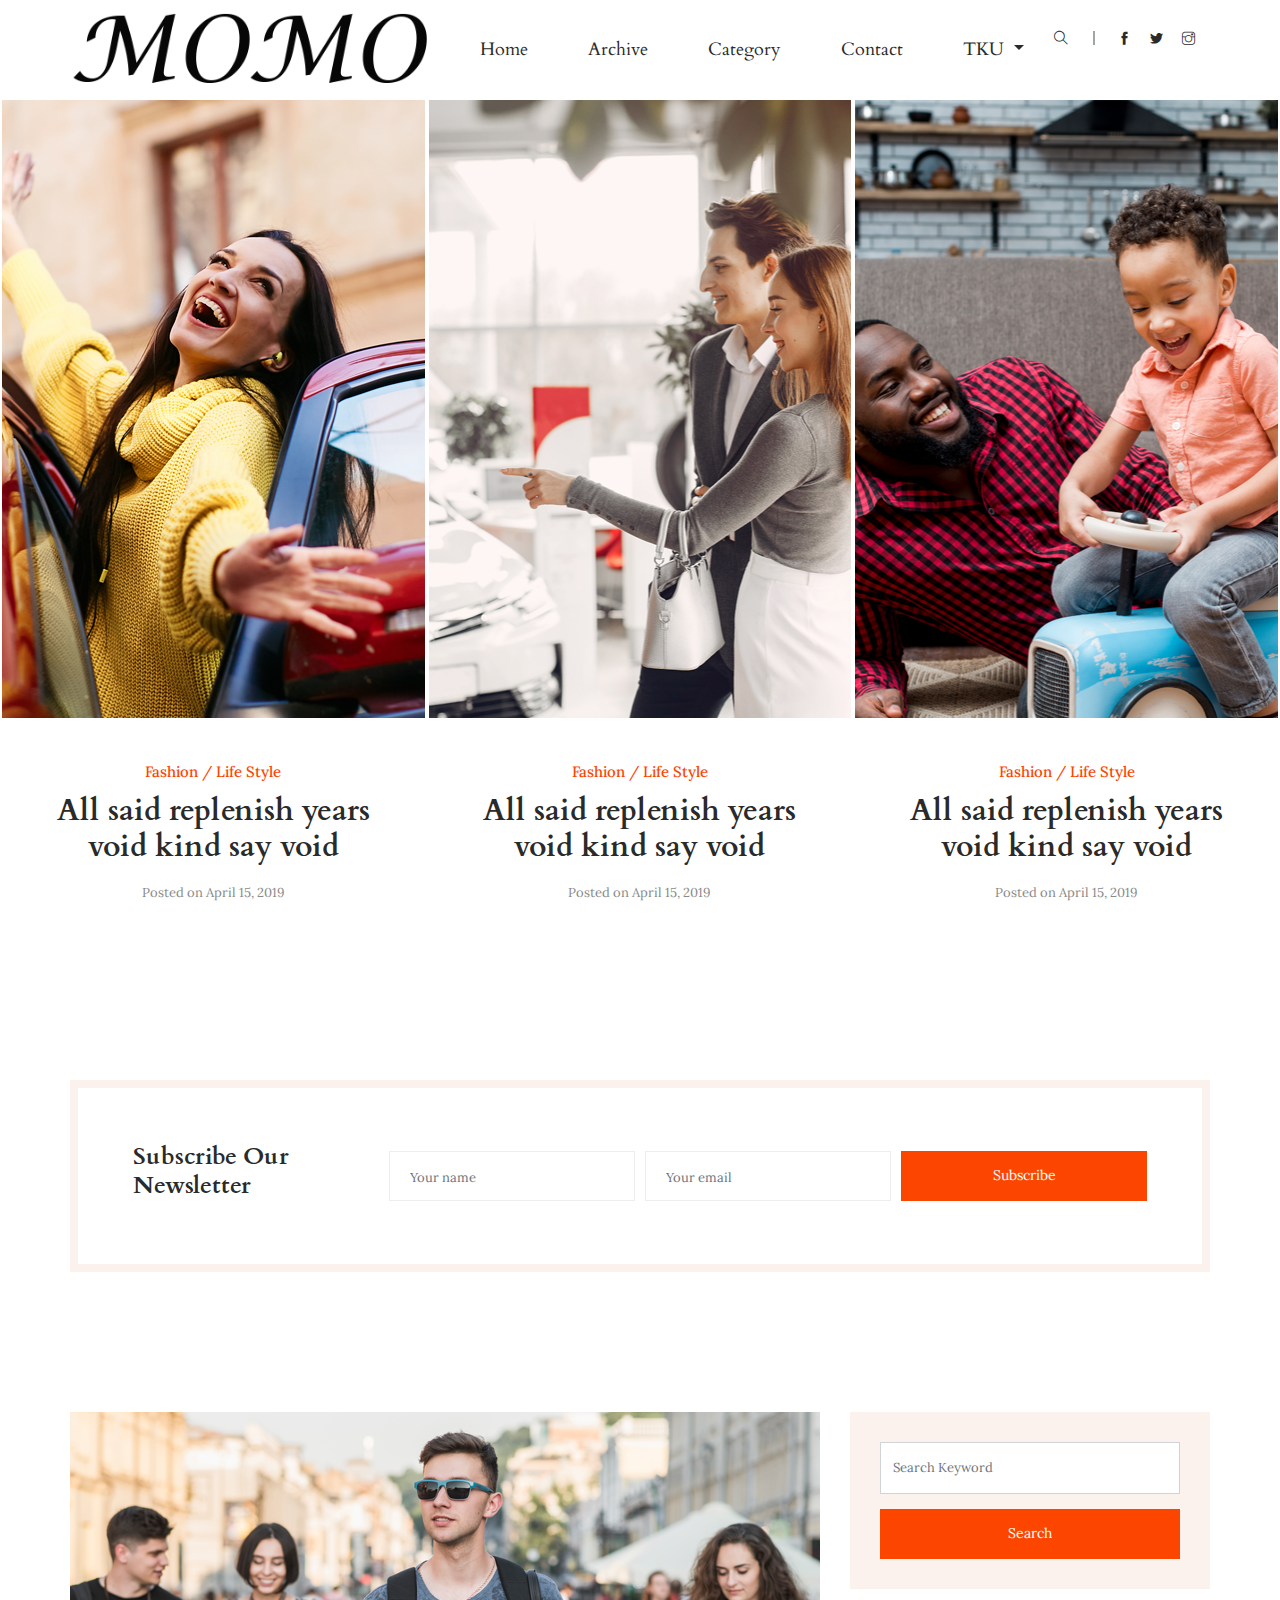
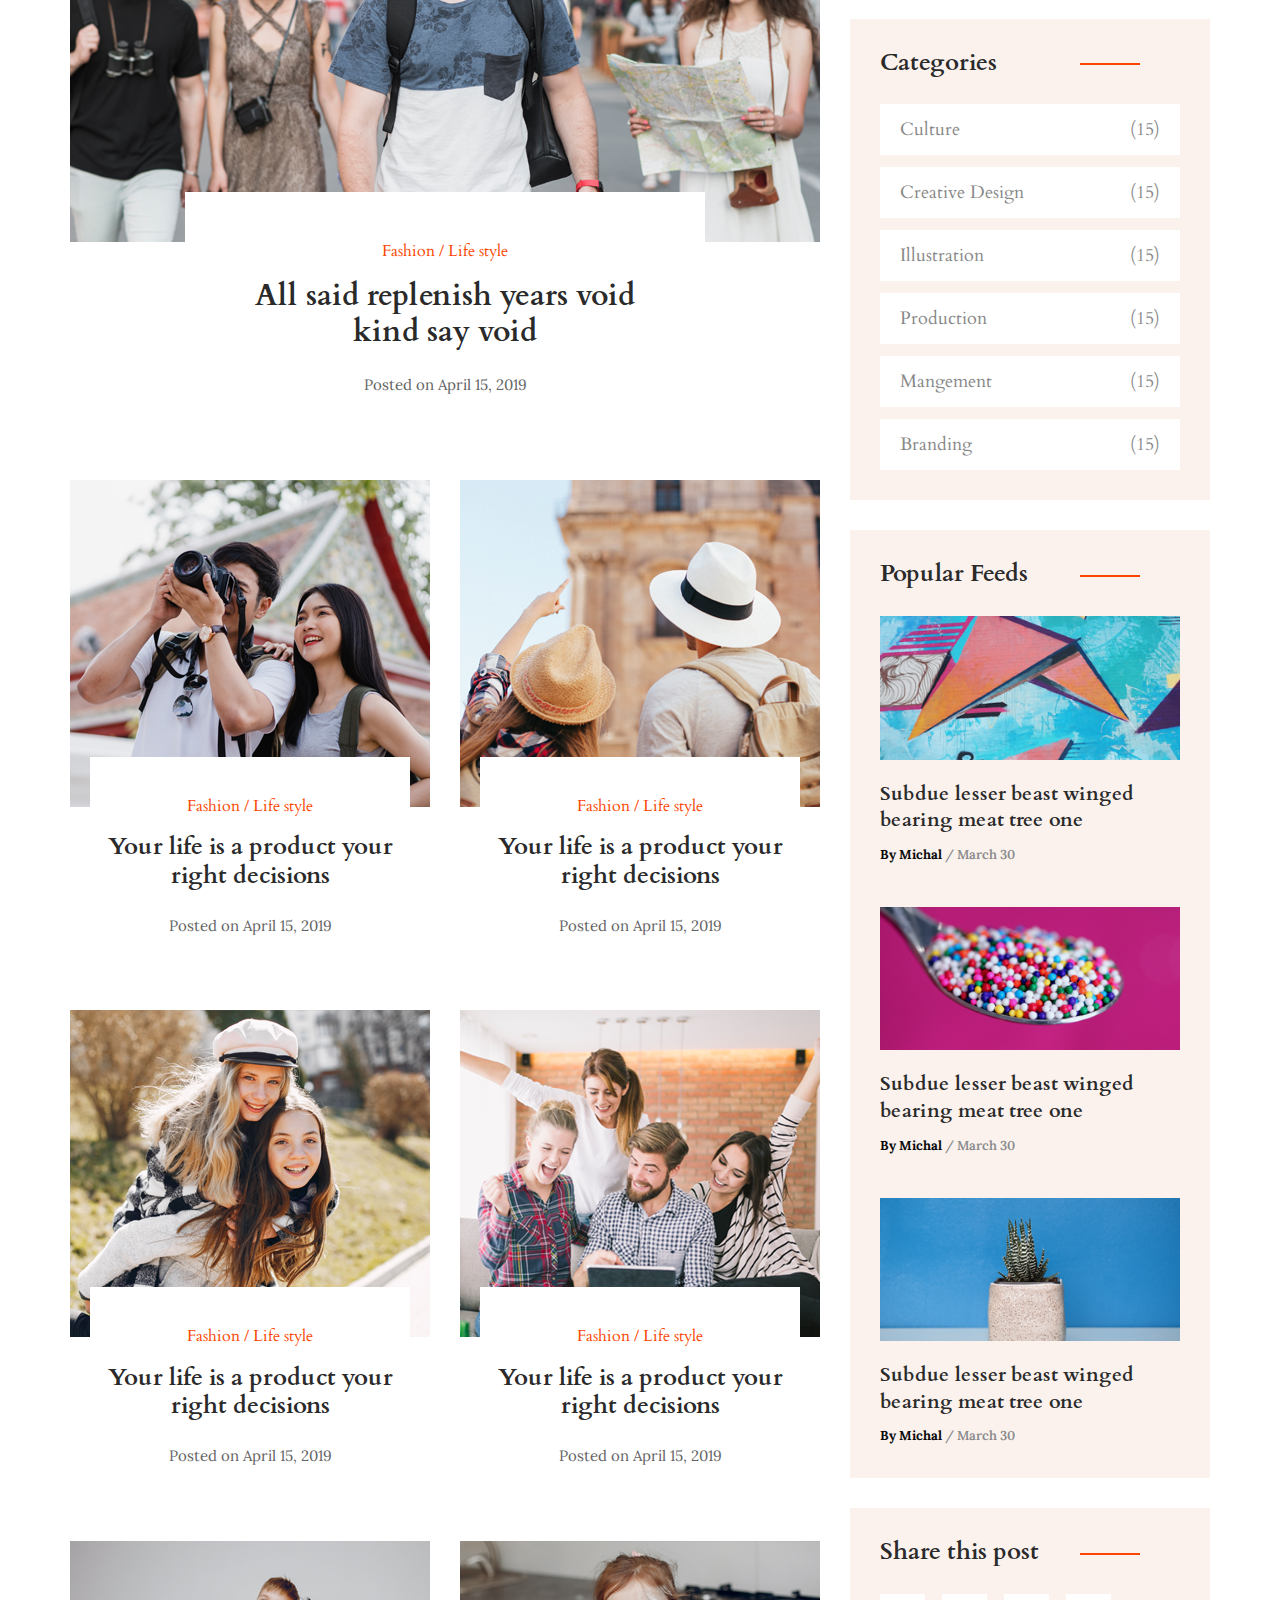
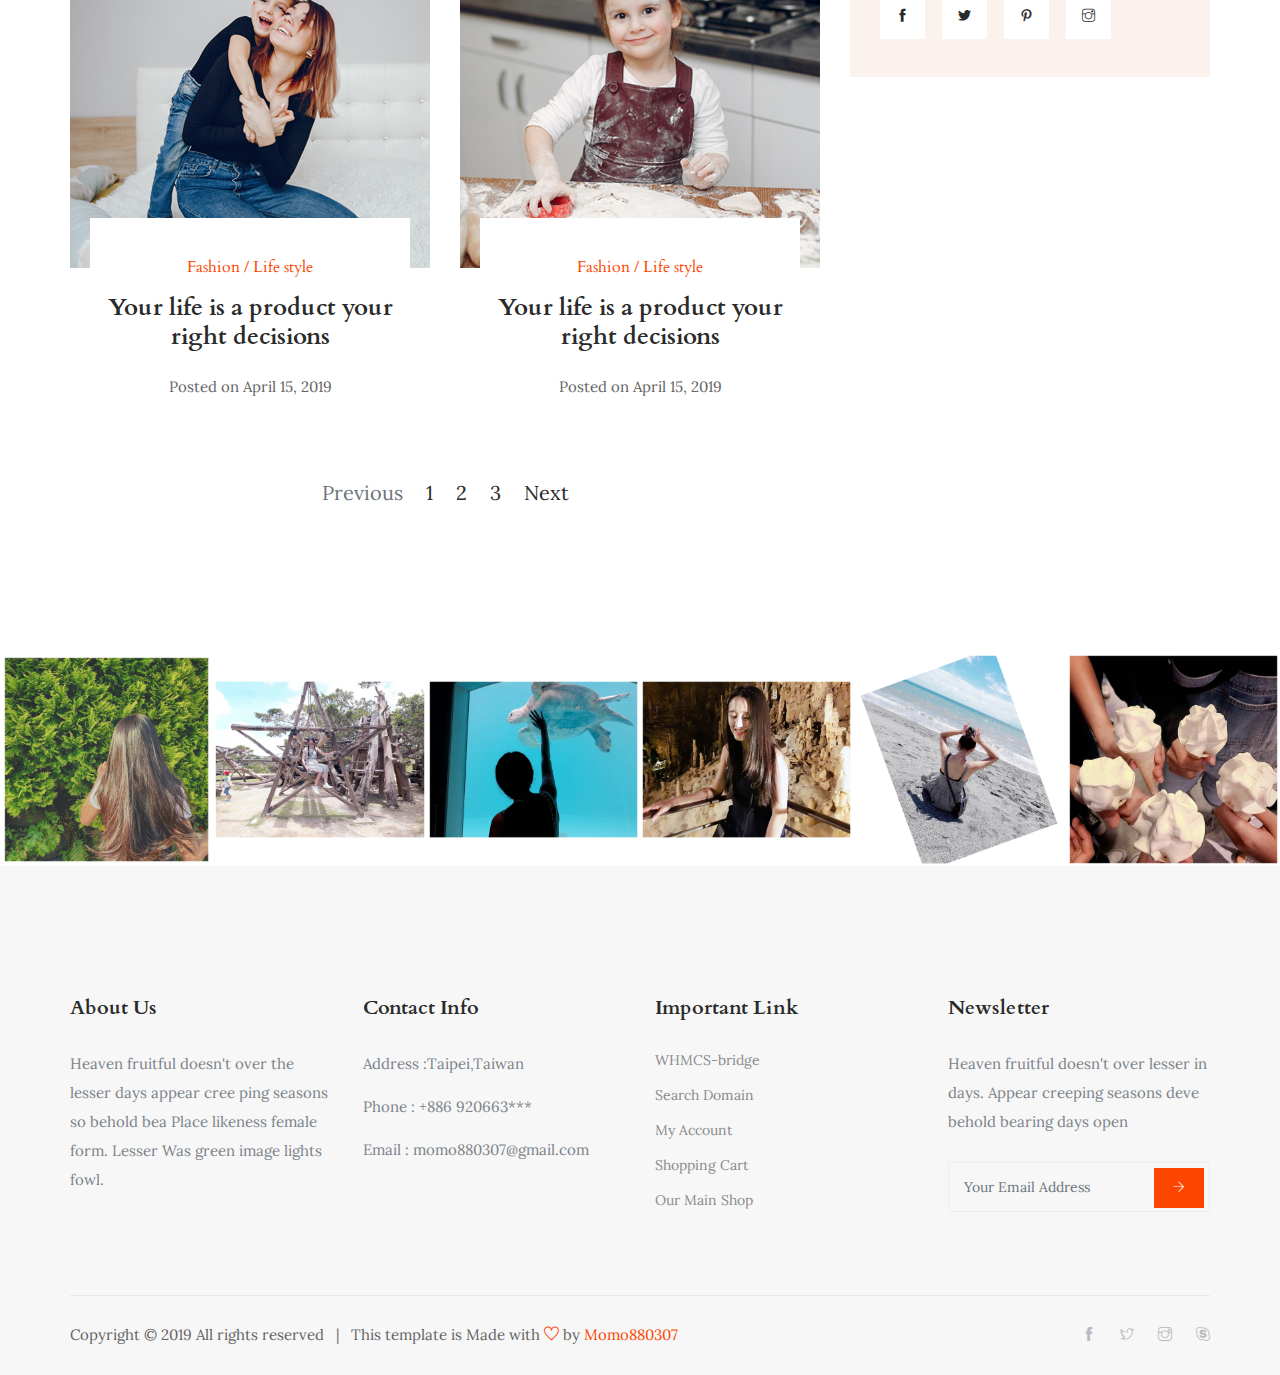
<file: index.html>
<!doctype html>
<html lang="en">

<head>
    <!-- Required meta tags -->
    <meta charset="utf-8">
    <meta name="viewport" content="width=device-width, initial-scale=1, shrink-to-fit=no">
    <title>MOMO'S BLOG || HOME</title>
    <link rel="icon" href="img/favicon.png">
    <!-- Bootstrap CSS -->
    <link rel="stylesheet" href="css/bootstrap.min.css">
    <!-- animate CSS -->
    <link rel="stylesheet" href="css/animate.css">
    <!-- owl carousel CSS -->
    <link rel="stylesheet" href="css/owl.carousel.min.css">
    <!-- themify CSS -->
    <link rel="stylesheet" href="css/themify-icons.css">
    <!-- flaticon CSS -->
    <link rel="stylesheet" href="css/liner_icon.css">
    <link rel="stylesheet" href="css/search.css">
    <!-- style CSS -->
    <link rel="stylesheet" href="css/style.css">
</head>

<body>
    <!--::header part start::-->
    <header class="main_menu">
        <div class="container">
            <div class="row align-items-center">
                <div class="col-lg-12">
                    <nav class="navbar navbar-expand-lg navbar-light">
                        <a class="navbar-brand" href="index.html"> <img src="img/LOGO_MOMO.png" alt="logo"> </a>
                        <button class="navbar-toggler" type="button" data-toggle="collapse"
                            data-target="#navbarSupportedContent" aria-controls="navbarSupportedContent"
                            aria-expanded="false" aria-label="Toggle navigation">
                            <span class="navbar-toggler-icon"></span>
                        </button>

                        <div class="collapse navbar-collapse main-menu-item justify-content-center"
                            id="navbarSupportedContent">
                            <ul class="navbar-nav">
                                <li class="nav-item active">
                                    <a class="nav-link" href="index.html">Home</a>
                                </li>
                                <li class="nav-item">
                                    <a class="nav-link" href="archive.html">Archive</a>
                                </li>
                                <li class="nav-item">
                                    <a class="nav-link" href="category.html"> Category</a>
                                </li>
                                <li class="nav-item">
                                    <a class="nav-link" href="contact.html">Contact</a>
                                </li>
                                <li class="nav-item dropdown">
                                    <a class="nav-link dropdown-toggle" href="#" id="navbarDropdown" role="button" data-toggle="dropdown" aria-haspopup="true" aria-expanded="false">
                                        TKU
                                    </a>
                                    <div class="dropdown-menu" aria-labelledby="navbarDropdown">
                                        <a class="dropdown-item" href="w06/index.html">Demo</a>
                                        <a class="dropdown-item" href="my class.html">My Class</a>
                                        <a class="dropdown-item" href="my resume.html">My Resume</a>
                                        <a class="dropdown-item" href="project.html">project</a>
                                    </div>
                                </li>
                            </ul>
                        </div>
                        <div class="header_social_icon d-none d-lg-block">
                            <ul>
                                <li>
                                    <div id="wrap">
                                        <form action="#" autocomplete="on">
                                            <input id="search" name="search" type="text" placeholder="Search here"><span class="ti-search"></span> 
                                        </form>
                                    </div>
                                </li>
                                <li><a href="https://www.facebook.com/profile.php?id=100001139401251" class="d-none d-lg-block"><i class="ti-facebook"></i></a></li>
                                <li><a href="https://twitter.com/?lang=zh-tw" class="d-none d-lg-block"> <i class="ti-twitter-alt"></i></a></li>
                                <li><a href="https://www.instagram.com/momo880307/?hl=zh-tw" class="d-none d-lg-block"><i class="ti-instagram"></i></a></li>
                                <li><a href="https://www.skype.com/zh-Hant/" class="d-none d-lg-block"><i class="ti-skyp"></i></a></li>
                            </ul>
                        </div>
                    </nav>
                </div>
            </div>
        </div>
    </header>
    <!-- Header part end-->

    <!-- banner post start-->
    <section class="banner_post">
        <div class="container-fluid">
            <div class="row justify-content-between">
                <div class="banner_post_1 banner_post_bg_1">
                    <div class="banner_post_iner text-center">
                        <a href="category.html"><h5> Fashion / Life style</h5></a> 
                        <a href="single-blog.html"><h2>All said replenish years void
                            kind say void </h2></a> 
                        <p>Posted on April 15, 2019</p>
                    </div>
                </div><div class="banner_post_1 banner_post_bg_2">
                    <div class="banner_post_iner text-center">
                        <a href="category.html"><h5> Fashion / Life style</h5></a> 
                        <a href="single-blog.html"><h2>All said replenish years void
                            kind say void </h2></a> 
                        <p>Posted on April 15, 2019</p>
                    </div>
                </div>
                <div class="banner_post_1 banner_post_bg_3">
                    <div class="banner_post_iner text-center">
                        <a href="category.html"><h5> Fashion / Life style</h5></a> 
                        <a href="single-blog.html"><h2>All said replenish years void
                            kind say void </h2></a> 
                        <p>Posted on April 15, 2019</p>
                    </div>
                </div>
            </div>
        </div>
    </section>
    <!-- banner post end-->

    <!-- subscribe form start-->
    <div class="subscribe_form padding_top margin_top">
        <div class="container">
            <div class="row ">
                <div class="col-lg-12">
                    <div class="subscribe_form_iner">
                        <form>
                            <div class="form-row align-items-center justify-content-center">
                                <div class="col-md-12 col-lg-3">
                                <h3>Subscribe
                                        Our Newsletter</h3>
                                </div>
                                <div class="col-12 col-sm-6 col-md-4 col-lg-3">
                                <input type="text" class="form-control" placeholder="Your name">
                                </div>
                                <div class="col-12 col-sm-6 col-md-4 col-lg-3">
                                <input type="text" class="form-control" placeholder="Your email">
                                </div>
                                <div class="col-12 col-sm-6 col-md-4 col-lg-3">
                                    <a href="#" class="btn_1">Subscribe</a>
                                </div>
                            </div>
                        </form>
                    </div>
                </div>
            </div>
        </div>
    </div>
    <!-- subscribe form end-->

    <!-- feature_post start-->
    <section class="all_post section_padding">
        <div class="container">
            <div class="row">
                <div class="col-lg-8">
                    <div class="row">
                        <div class="col-lg-12">
                            <div class="single_post post_1 feature_post">
                                <div class="single_post_img">
                                    <img src="img/post/post_12.png" alt="">
                                </div>
                                <div class="single_post_text text-center">
                                    <a href="category.html"><h5> Fashion / Life style</h5></a> 
                                    <a href="single-blog.html"><h2>All said replenish years void kind say void </h2></a> 
                                    <p>Posted on April 15, 2019</p>
                                </div>
                            </div>
                        </div>
                        <div class="col-lg-6 col-sm-6">
                            <div class="single_post post_1">
                                <div class="single_post_img">
                                    <img src="img/post/post_18.png" alt="">
                                </div>
                                <div class="single_post_text text-center">
                                    <a href="category.html"><h5> Fashion / Life style</h5></a> 
                                    <a href="single-blog.html"><h2>Your life is a product your
                                            right decisions</h2></a> 
                                    <p>Posted on April 15, 2019</p>
                                </div>
                            </div>
                        </div>
                        <div class="col-lg-6 col-sm-6">
                                <div class="single_post post_1">
                                    <div class="single_post_img">
                                        <img src="img/post/post_21.png" alt="">
                                    </div>
                                    <div class="single_post_text text-center">
                                        <a href="category.html"><h5> Fashion / Life style</h5></a> 
                                        <a href="single-blog.html"><h2>Your life is a product your
                                                right decisions</h2></a> 
                                        <p>Posted on April 15, 2019</p>
                                    </div>
                                </div>
                        </div>
                        <div class="col-lg-6 col-sm-6">
                            <div class="single_post post_1">
                                <div class="single_post_img">
                                    <img src="img/post/post_23.png" alt="">
                                </div>
                                <div class="single_post_text text-center">
                                    <a href="category.html"><h5> Fashion / Life style</h5></a> 
                                    <a href="single-blog.html"><h2>Your life is a product your
                                            right decisions</h2></a> 
                                    <p>Posted on April 15, 2019</p>
                                </div>
                            </div>
                        </div>
                        <div class="col-lg-6 col-sm-6">
                                <div class="single_post post_1">
                                    <div class="single_post_img">
                                        <img src="img/post/post_20.png" alt="">
                                    </div>
                                    <div class="single_post_text text-center">
                                        <a href="category.html"><h5> Fashion / Life style</h5></a> 
                                        <a href="single-blog.html"><h2>Your life is a product your
                                                right decisions</h2></a> 
                                        <p>Posted on April 15, 2019</p>
                                    </div>
                                </div>
                        </div>
                        <div class="col-lg-6 col-sm-6">
                            <div class="single_post post_1">
                                <div class="single_post_img">
                                    <img src="img/post/post_22.png" alt="">
                                </div>
                                <div class="single_post_text text-center">
                                    <a href="category.html"><h5> Fashion / Life style</h5></a> 
                                    <a href="single-blog.html"><h2>Your life is a product your
                                            right decisions</h2></a> 
                                    <p>Posted on April 15, 2019</p>
                                </div>
                            </div>
                        </div>
                        <div class="col-lg-6 col-sm-6">
                                <div class="single_post post_1">
                                    <div class="single_post_img">
                                        <img src="img/post/post_25.png" alt="">
                                    </div>
                                    <div class="single_post_text text-center">
                                        <a href="category.html"><h5> Fashion / Life style</h5></a> 
                                        <a href="single-blog.html"><h2>Your life is a product your
                                                right decisions</h2></a> 
                                        <p>Posted on April 15, 2019</p>
                                    </div>
                                </div>
                        </div>
                    </div>
                    <div class="page_pageniation">
                        <nav aria-label="Page navigation example">
                            <ul class="pagination justify-content-center">
                                <li class="page-item disabled">
                                <a class="page-link" href="#" tabindex="-1" aria-disabled="true">Previous</a>
                                </li>
                                <li class="page-item"><a class="page-link" href="#">1</a></li>
                                <li class="page-item"><a class="page-link" href="#">2</a></li>
                                <li class="page-item"><a class="page-link" href="#">3</a></li>
                                <li class="page-item">
                                <a class="page-link" href="#">Next</a>
                                </li>
                            </ul>
                        </nav>
                    </div>
                </div>
                <div class="col-lg-4">
                    <div class="sidebar_widget">
                        <div class="single_sidebar_wiget search_form_widget">
                            <form action="#">
                                <div class="form-group">
                                    <input type="text" class="form-control" placeholder='Search Keyword'
                                        onfocus="this.placeholder = ''" onblur="this.placeholder = 'Search Keyword'">
                                    <div class="btn_1">search</div>
                                </div>
                            </form>
                        </div>
                        <div class="single_sidebar_wiget">
                            <div class="sidebar_tittle">
                                <h3>Categories</h3>
                            </div>
                            <div class="single_catagory_item category">
                                <ul class="list-unstyled">
                                    <li><a href="category.html">Culture</a> <span>(15)</span> </li>
                                    <li><a href="category.html">Creative Design</a> <span>(15)</span> </li>
                                    <li><a href="category.html">Illustration</a> <span>(15)</span> </li>
                                    <li><a href="category.html">Production</a> <span>(15)</span> </li>
                                    <li><a href="category.html">Mangement</a> <span>(15)</span> </li>
                                    <li><a href="category.html">Branding</a> <span>(15)</span> </li>
                                </ul>
                            </div>
                        </div>
                        <div class="single_sidebar_wiget">
                            <div class="sidebar_tittle">
                                <h3>Popular Feeds</h3>
                            </div>
                            <div class="single_catagory_post post_2 ">
                                <div class="category_post_img">
                                    <img src="img/sidebar/sidebar_1.png" alt="">
                                </div>
                                <div class="post_text_1 pr_30">
                                    <a href="single-blog.html">
                                        <h3>Subdue lesser beast winged
                                            bearing meat tree one</h3>
                                    </a>
                                    <p><span> By Michal</span> / March 30</p>
                                </div>
                            </div>
                            <div class="single_catagory_post post_2 ">
                                <div class="category_post_img">
                                    <img src="img/sidebar/sidebar_2.png" alt="">
                                </div>
                                <div class="post_text_1 pr_30">
                                    
                                    <a href="single-blog.html">
                                        <h3>Subdue lesser beast winged
                                            bearing meat tree one</h3>
                                    </a>
                                    <p><span> By Michal</span> / March 30</p>
                                </div>
                            </div>
                            <div class="single_catagory_post post_2">
                                <div class="category_post_img">
                                    <img src="img/sidebar/sidebar_3.png" alt="">
                                </div>
                                <div class="post_text_1 pr_30">
                                    <a href="single-blog.html">
                                        <h3>Subdue lesser beast winged
                                            bearing meat tree one</h3>
                                    </a>
                                    <p><span> By Michal</span> / March 30</p>
                                </div>
                            </div>
                        </div>
                        
                        <div class="single_sidebar_wiget">
                            <div class="sidebar_tittle">
                                <h3>Share this post</h3>
                            </div>
                            <div class="social_share_icon tags">
                                <ul class="list-unstyled">
                                    <li><a href="https://www.facebook.com/"><i class="ti-facebook"></i></a></li>
                                    <li><a href="https://twitter.com/?lang=zh-tw"><i class="ti-twitter-alt"></i></a></li>
                                    <li><a href="https://www.pinterest.com/"><i class="ti-pinterest"></i></a></li>
                                    <li><a href="https://www.instagram.com/?hl=zh-tw"><i class="ti-instagram"></i></a></li>
                                </ul>
                            </div>
                        </div>
                    </div>
                </div>
            </div>
        </div>
    </section>
    <!-- feature_post end-->

    <!-- social_connect_part part start-->
    <section class="social_connect_part">
        <div class="container-fluid">
            <div class="row">
                <div class="col-xl-12">
                    <div class="social_connect">
                    <div class="single-social_connect">
                        <div class="social_connect_img">
                            <img src="img/449298.jpg" alt="blog">
                            <div class="social_connect_overlay">
                                <a href="https://www.instagram.com/p/B3wyWAchn0izjV80Fn64wij-2u--w7kkPqezMs0/"><span class="ti-instagram"></span></a> 
                            </div>
                        </div>
                    </div>
                    <div class="single-social_connect">
                        <div class="social_connect_img">
                            <img src="img/449302.jpg" class="" alt="blog">
                            <div class="social_connect_overlay">
                                <a href="https://www.instagram.com/p/BzaxKQHhlTLSnpDF3Mgyh4ZRcOIjja52VJVJjI0/"><span class="ti-instagram"></span></a> 
                            </div>
                        </div>
                    </div>
                    <div class="single-social_connect">
                        <div class="social_connect_img">
                            <img src="img/449303.jpg" class="" alt="blog">
                            <div class="social_connect_overlay">
                                <a href="https://www.instagram.com/p/BzYRSq-BCNlT2W_pyowvApDUhz2JUfFllwF5dA0/"><span class="ti-instagram"></span></a> 
                            </div>
                        </div>
                    </div>
                    <div class="single-social_connect">
                        <div class="social_connect_img">
                            <img src="img/449301.jpg" class="" alt="blog">
                            <div class="social_connect_overlay">
                                <a href="https://www.instagram.com/p/BzfvL7MhL-LGVWHghMfyr0xsh0OymqbrXrNbhs0/"><span class="ti-instagram"></span></a> 
                            </div>
                        </div>
                    </div>
                    <div class="single-social_connect">
                        <div class="social_connect_img">
                            <img src="img/449300.jpg" class="" alt="blog">
                            <div class="social_connect_overlay">
                                <a href="https://www.instagram.com/p/B1_gOl7hyoaKQzK1ns_9LgyNqC1zIN5t8D0Slc0/"><span class="ti-instagram"></span></a> 
                            </div>
                        </div>
                    </div>
                    <div class="single-social_connect">
                        <div class="social_connect_img">
                            <img src="img/449299.jpg" class="" alt="blog">
                            <div class="social_connect_overlay">
                                <a href="https://www.instagram.com/p/B1_gOl7hyoaKQzK1ns_9LgyNqC1zIN5t8D0Slc0/"><span class="ti-instagram"></span></a> 
                            </div>
                        </div>
                    </div>
                </div>
            </div>
            </div>
        </div>
    </section>
    <!-- social_connect_part part end-->

     <!-- footer part start-->
	<footer class="footer-area">
		<div class="container">
			<div class="row">
				<div class="col-xl-3 col-lg-6 col-sm-6 mb-4 mb-xl-0 single-footer-widget">
					<h4>about us</h4>
					<p>Heaven fruitful doesn't over the lesser days appear cree ping seasons so behold bea Place likeness female form. Lesser Was green image lights fowl.</p>
				</div>
				<div class="col-xl-3 col-lg-6 col-sm-6 mb-4 mb-xl-0 single-footer-widget">
					<h4>Contact Info</h4>
					<ul>
						<li><p>Address :Taipei,Taiwan</p></li>
						<li><p>Phone : +886 920663***</p></li>
						<li><p>Email : momo880307@gmail.com</p></li>
					</ul>
				</div>
				<div class="col-xl-3 col-lg-6 col-sm-6 mb-4 mb-xl-0 single-footer-widget">
					<h4>Important Link</h4>
					<ul>
						<li><a href="#">WHMCS-bridge</a></li>
						<li><a href="#">Search Domain</a></li>
						<li><a href="#">My Account</a></li>
						<li><a href="#">Shopping Cart</a></li>
						<li><a href="#">Our  Main Shop</a></li>
					</ul>
				</div>
				<div class="col-xl-3 col-lg-6 col-sm-6 mb-4 mb-xl-0 single-footer-widget">
					<h4>Newsletter</h4>
					<p>Heaven fruitful doesn't over lesser in days. Appear creeping seasons deve behold bearing days open</p>
					<div class="form-wrap" id="mc_embed_signup">
						<form target="_blank" action="https://spondonit.us12.list-manage.com/subscribe/post?u=1462626880ade1ac87bd9c93a&amp;id=92a4423d01" method="get" class="form-inline">
							<input class="form-control" name="EMAIL" placeholder="Your Email Address" onfocus="this.placeholder = ''" onblur="this.placeholder = 'Your Email Address '" required="" type="email">
							<button class="click-btn btn btn-default text-uppercase"><i class="ti-arrow-right"></i></button>
							<div style="position: absolute; left: -5000px;">
								<input name="b_36c4fd991d266f23781ded980_aefe40901a" tabindex="-1" value="" type="text">
							</div>

							<div class="info"></div>
						</form>
					</div>
				</div>
			</div>
			<div class="copyright_text">
				<div class="row align-items-center">
					<div class="col-lg-8">
						<div class="copyright_part">
							<p class="footer-text m-0">Copyright © 2019 All rights reserved <span class="px-2">|</span> This template is Made with <a href="http://colorlib.com"><i class="ti-heart"></i></a> by <a href="https://www.instagram.com/momo880307/?hl=zh-tw">Momo880307</a></p>
						</div>
					</div>
					<div class="col-lg-4 text-center text-lg-right">
						<div class="footer-social">
							<a href="https://www.facebook.com/profile.php?id=100001139401251"><i class="ti-facebook"></i></a>
							<a href="https://twitter.com/?lang=zh-tw"> <i class="ti-twitter"></i> </a>
							<a href="https://www.instagram.com/momo880307/?hl=zh-tw"><i class="ti-instagram"></i></a>
							<a href="https://www.skype.com/zh-Hant/"><i class="ti-skype"></i></a>
						</div>
					</div>
				</div>
			</div>
		</div>
	</footer>
    <!-- footer part end-->
    <!-- jquery -->
    <script src="js/jquery-1.12.1.min.js"></script>
    <!-- popper js -->
    <script src="js/popper.min.js"></script>
    <!-- bootstrap js -->
    <script src="js/bootstrap.min.js"></script>
    <!-- custom js -->
    <script src="js/custom.js"></script>
</body>

</html>
</file>
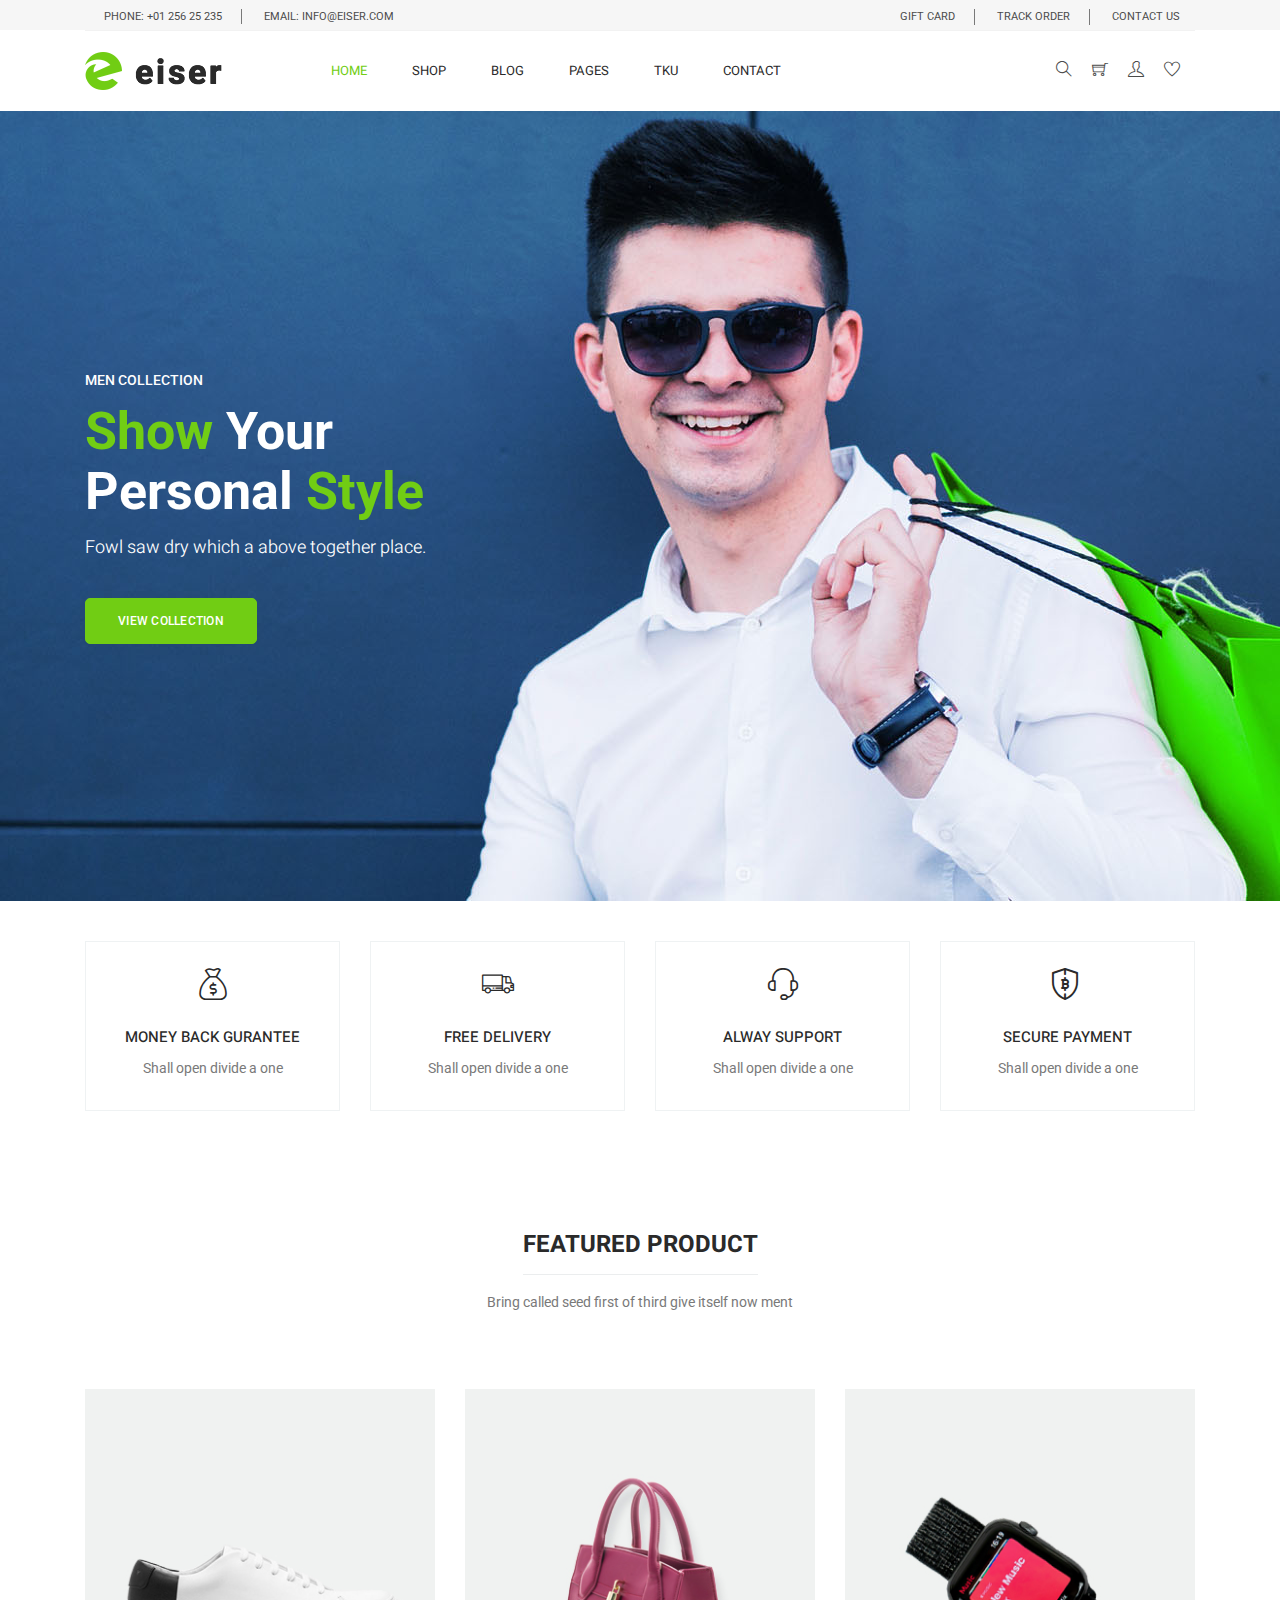
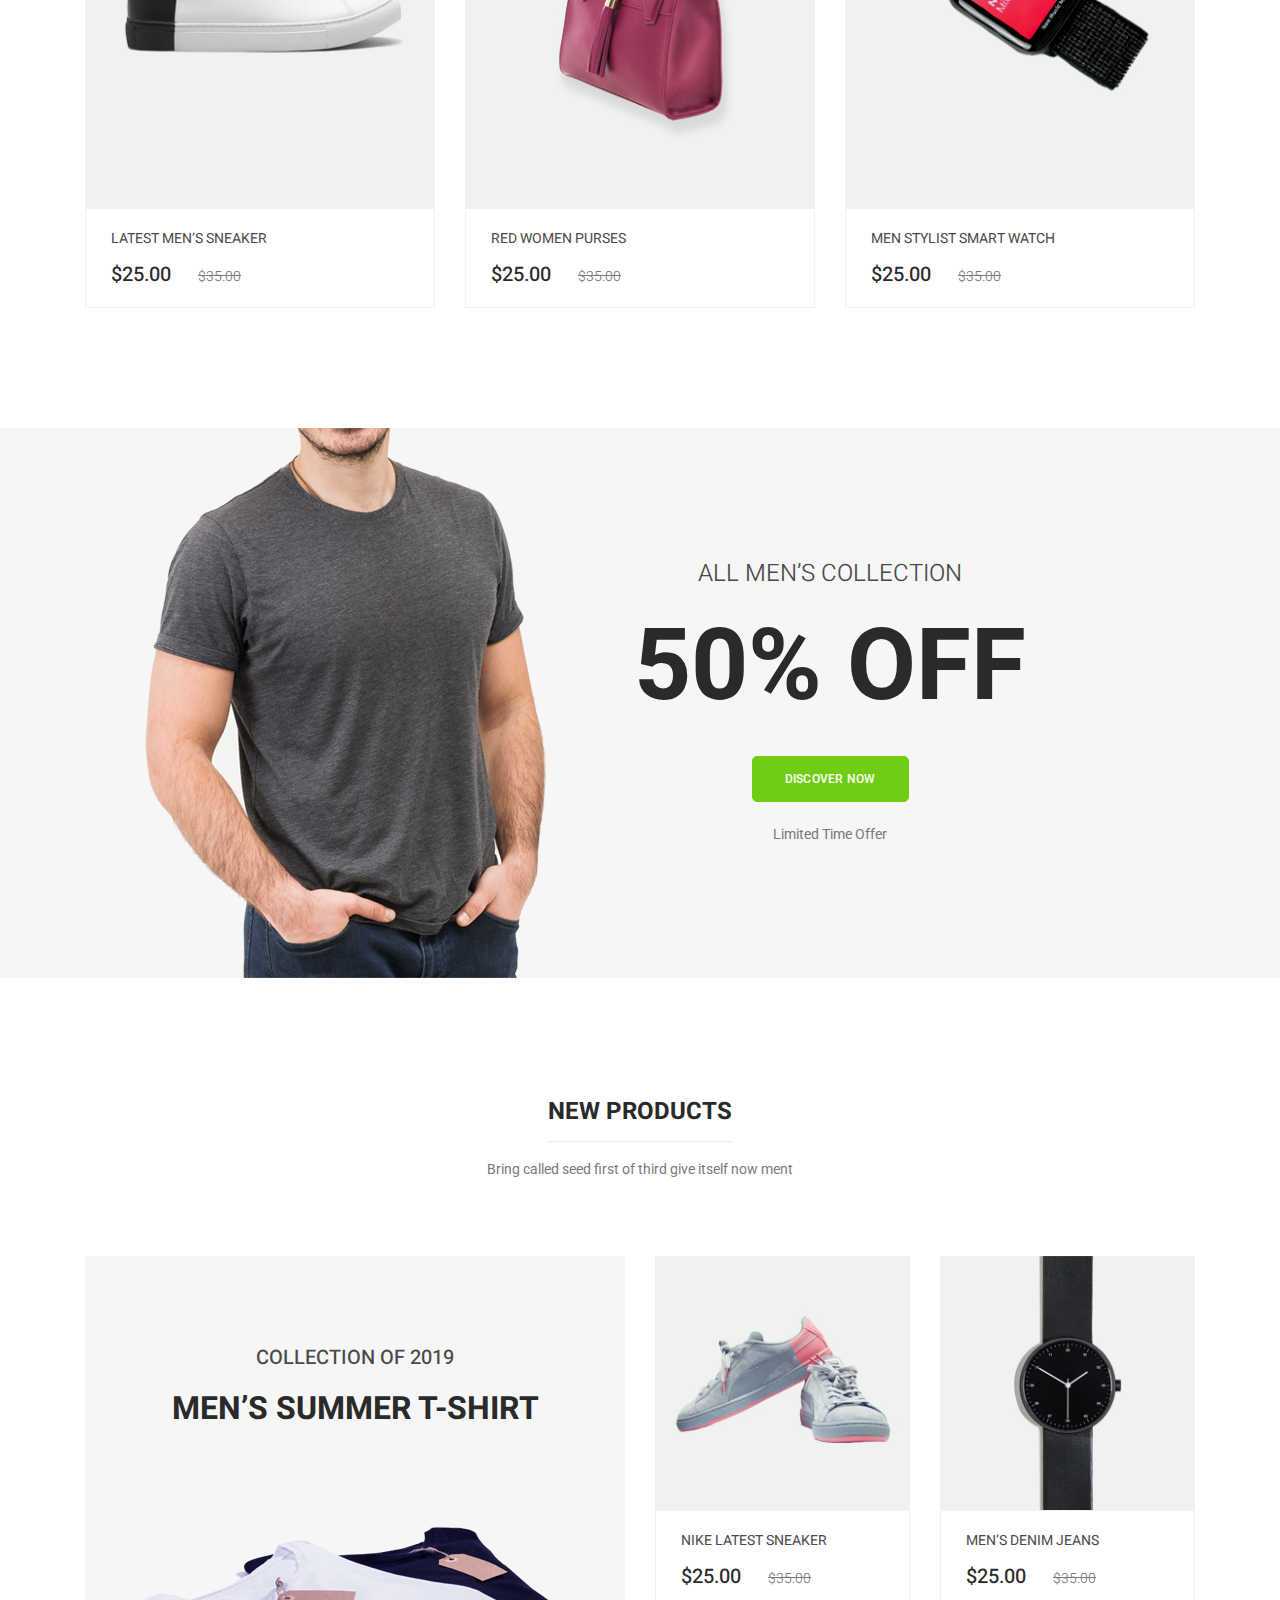
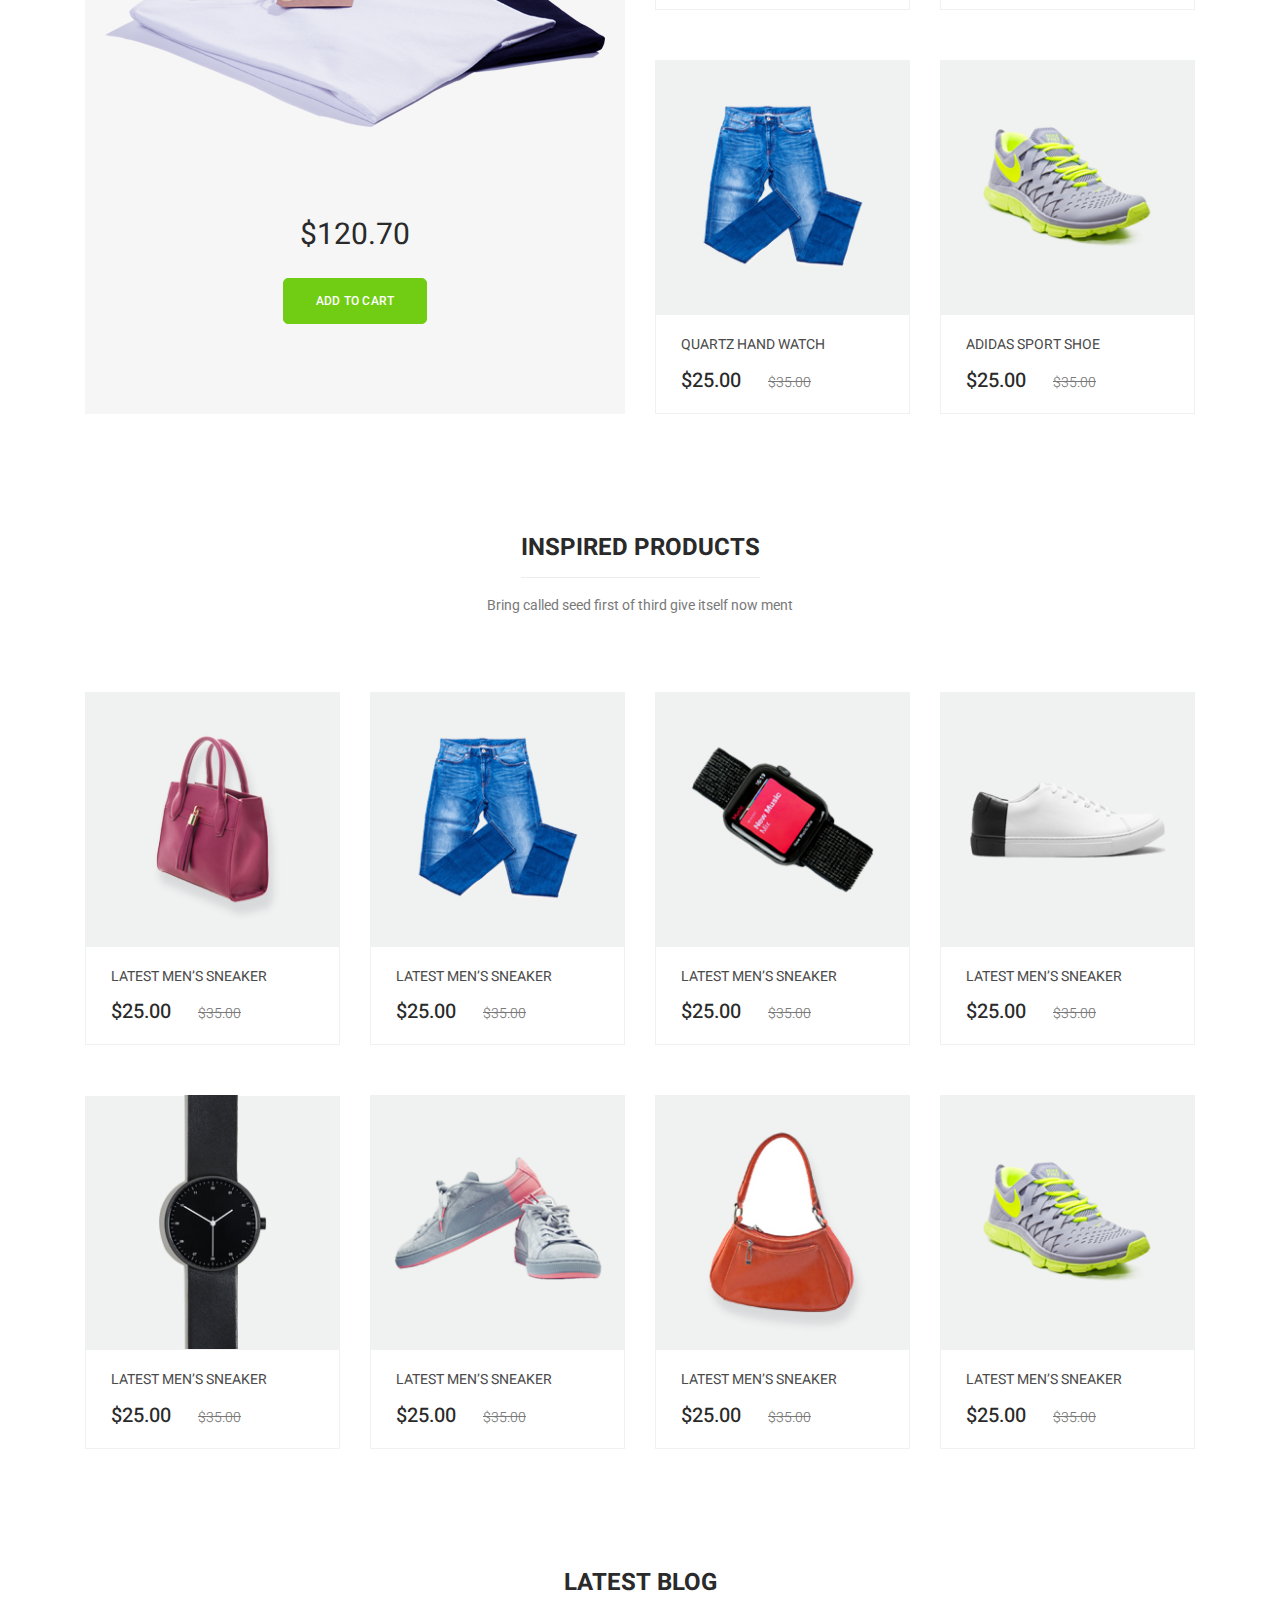
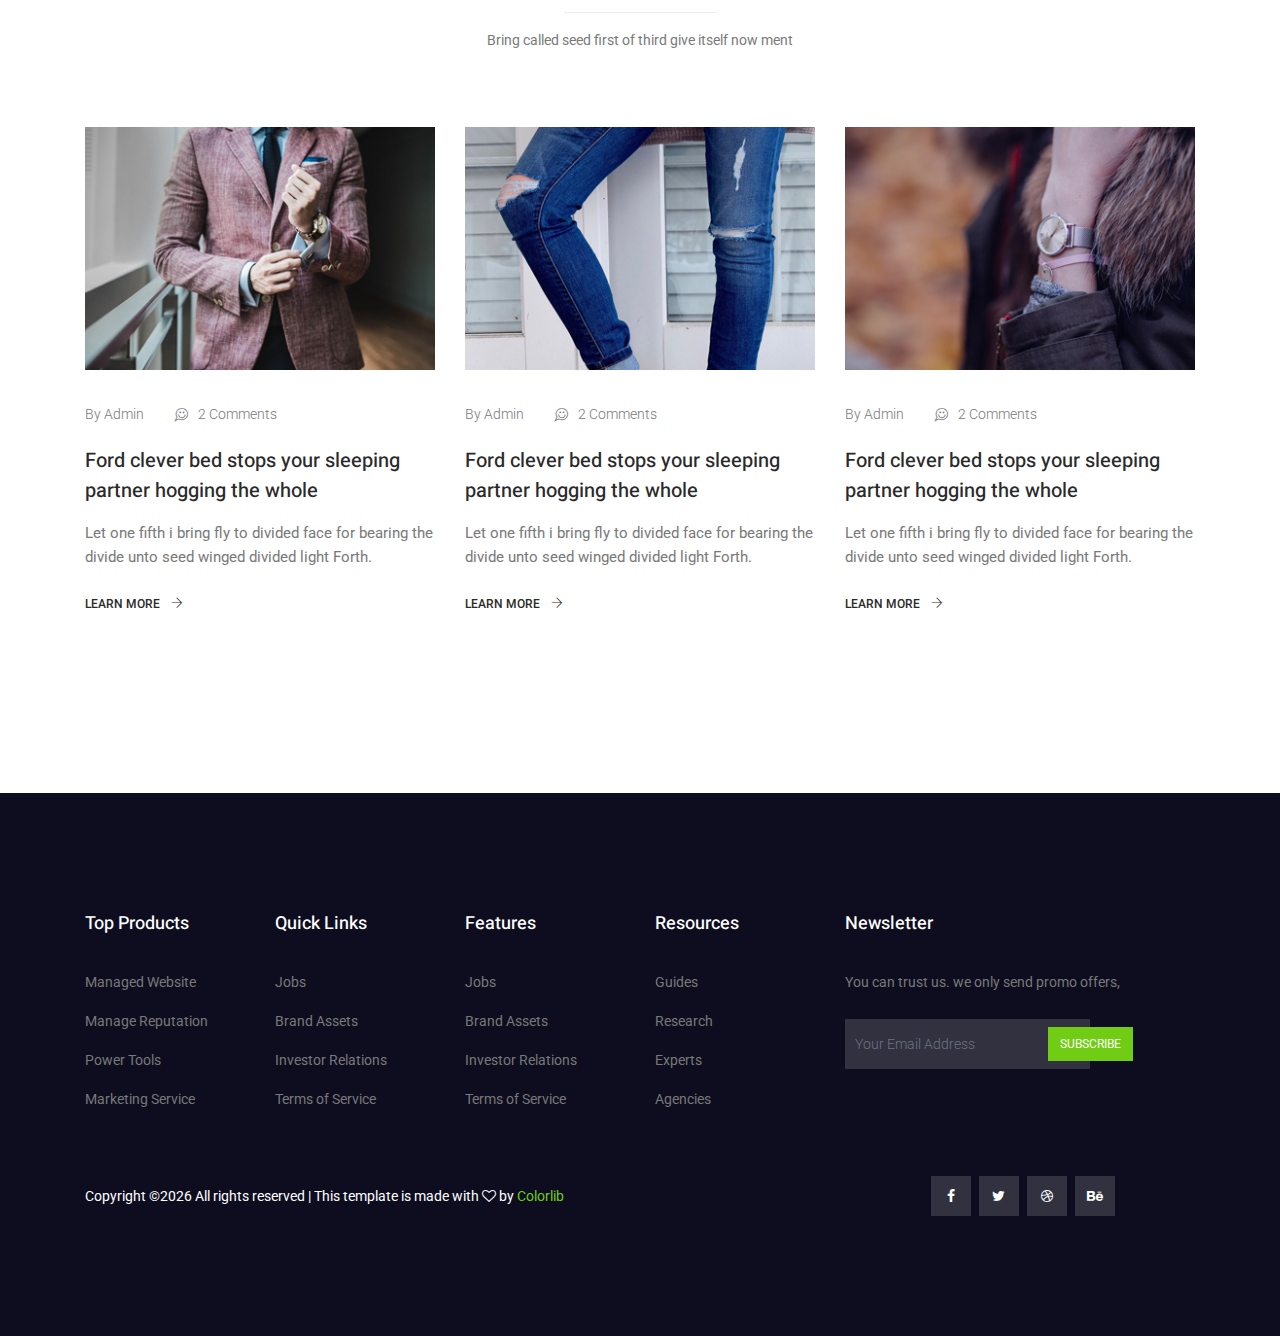
<file: w06/W06_eiser/index.html>
<!DOCTYPE html>
<html lang="en">

<head>
  <!-- Required meta tags -->
  <meta charset="utf-8" />
  <meta name="viewport" content="width=device-width, initial-scale=1, shrink-to-fit=no" />
  <link rel="icon" href="img/favicon.png" type="image/png" />
  <title>Eiser ecommerce</title>
  <!-- Bootstrap CSS -->
  <link rel="stylesheet" href="css/bootstrap.css" />
  <link rel="stylesheet" href="vendors/linericon/style.css" />
  <link rel="stylesheet" href="css/font-awesome.min.css" />
  <link rel="stylesheet" href="css/themify-icons.css" />
  <link rel="stylesheet" href="css/flaticon.css" />
  <link rel="stylesheet" href="vendors/owl-carousel/owl.carousel.min.css" />
  <link rel="stylesheet" href="vendors/lightbox/simpleLightbox.css" />
  <link rel="stylesheet" href="vendors/nice-select/css/nice-select.css" />
  <link rel="stylesheet" href="vendors/animate-css/animate.css" />
  <link rel="stylesheet" href="vendors/jquery-ui/jquery-ui.css" />
  <!-- main css -->
  <link rel="stylesheet" href="css/style.css" />
  <link rel="stylesheet" href="css/responsive.css" />
</head>

<body>
  <!--================Header Menu Area =================-->
  <header class="header_area">
    <div class="top_menu">
      <div class="container">
        <div class="row">
          <div class="col-lg-7">
            <div class="float-left">
              <p>Phone: +01 256 25 235</p>
              <p>email: info@eiser.com</p>
            </div>
          </div>
          <div class="col-lg-5">
            <div class="float-right">
              <ul class="right_side">
                <li>
                  <a href="cart.html">
                    gift card
                  </a>
                </li>
                <li>
                  <a href="tracking.html">
                    track order
                  </a>
                </li>
                <li>
                  <a href="contact.html">
                    Contact Us
                  </a>
                </li>
              </ul>
            </div>
          </div>
        </div>
      </div>
    </div>
    <div class="main_menu">
      <div class="container">
        <nav class="navbar navbar-expand-lg navbar-light w-100">
          <!-- Brand and toggle get grouped for better mobile display -->
          <a class="navbar-brand logo_h" href="index.html">
            <img src="img/logo.png" alt="" />
          </a>
          <button class="navbar-toggler" type="button" data-toggle="collapse" data-target="#navbarSupportedContent"
            aria-controls="navbarSupportedContent" aria-expanded="false" aria-label="Toggle navigation">
            <span class="icon-bar"></span>
            <span class="icon-bar"></span>
            <span class="icon-bar"></span>
          </button>
          <!-- Collect the nav links, forms, and other content for toggling -->
          <div class="collapse navbar-collapse offset w-100" id="navbarSupportedContent">
            <div class="row w-100 mr-0">
              <div class="col-lg-7 pr-0">
                <ul class="nav navbar-nav center_nav pull-right">
                  <li class="nav-item active">
                    <a class="nav-link" href="../index.html">Home</a>
                  </li>
                  <li class="nav-item submenu dropdown">
                    <a href="#" class="nav-link dropdown-toggle" data-toggle="dropdown" role="button" aria-haspopup="true"
                      aria-expanded="false">Shop</a>
                    <ul class="dropdown-menu">
                      <li class="nav-item">
                        <a class="nav-link" href="category.html">Shop Category</a>
                      </li>
                      <li class="nav-item">
                        <a class="nav-link" href="single-product.html">Product Details</a>
                      </li>
                      <li class="nav-item">
                        <a class="nav-link" href="checkout.html">Product Checkout</a>
                      </li>
                      <li class="nav-item">
                        <a class="nav-link" href="cart.html">Shopping Cart</a>
                      </li>
                    </ul>
                  </li>
                  <li class="nav-item submenu dropdown">
                    <a href="#" class="nav-link dropdown-toggle" data-toggle="dropdown" role="button" aria-haspopup="true"
                      aria-expanded="false">Blog</a>
                    <ul class="dropdown-menu">
                      <li class="nav-item">
                        <a class="nav-link" href="blog.html">Blog</a>
                      </li>
                      <li class="nav-item">
                        <a class="nav-link" href="single-blog.html">Blog Details</a>
                      </li>
                    </ul>
                  </li>
                  <li class="nav-item submenu dropdown">
                    <a href="#" class="nav-link dropdown-toggle" data-toggle="dropdown" role="button" aria-haspopup="true"
                      aria-expanded="false">Pages</a>
                    <ul class="dropdown-menu">
                      <li class="nav-item">
                        <a class="nav-link" href="tracking.html">Tracking</a>
                      </li>
                      <li class="nav-item">
                        <a class="nav-link" href="elements.html">Elements</a>
                      </li>
                    </ul>
                  </li>
                  <li class="nav-item submenu dropdown">
                      <a href="#" class="nav-link dropdown-toggle" data-toggle="dropdown" role="button" aria-haspopup="true"
                        aria-expanded="false">TKU</a>
                      <ul class="dropdown-menu">
                        <li class="nav-item">
                          <a class="nav-link" href="../W06_eiser/tku/nav.html">NAV</a>
                        </li>
                        <li class="nav-item">
                          <a class="nav-link" href="elements.html">Elements</a>
                        </li>
                      </ul>
                    </li>
                  <li class="nav-item">
                    <a class="nav-link" href="contact.html">Contact</a>
                  </li>
                </ul>
              </div>

              <div class="col-lg-5 pr-0">
                <ul class="nav navbar-nav navbar-right right_nav pull-right">
                  <li class="nav-item">
                    <a href="#" class="icons">
                      <i class="ti-search" aria-hidden="true"></i>
                    </a>
                  </li>

                  <li class="nav-item">
                    <a href="#" class="icons">
                      <i class="ti-shopping-cart"></i>
                    </a>
                  </li>

                  <li class="nav-item">
                    <a href="#" class="icons">
                      <i class="ti-user" aria-hidden="true"></i>
                    </a>
                  </li>

                  <li class="nav-item">
                    <a href="#" class="icons">
                      <i class="ti-heart" aria-hidden="true"></i>
                    </a>
                  </li>
                </ul>
              </div>
            </div>
          </div>
        </nav>
      </div>
    </div>
  </header>
  <!--================Header Menu Area =================-->

  <!--================Home Banner Area =================-->
  <section class="home_banner_area mb-40">
    <div class="banner_inner d-flex align-items-center">
      <div class="container">
        <div class="banner_content row">
          <div class="col-lg-12">
            <p class="sub text-uppercase">men Collection</p>
            <h3><span>Show</span> Your <br />Personal <span>Style</span></h3>
            <h4>Fowl saw dry which a above together place.</h4>
            <a class="main_btn mt-40" href="#">View Collection</a>
          </div>
        </div>
      </div>
    </div>
  </section>
  <!--================End Home Banner Area =================-->

  <!-- Start feature Area -->
  <section class="feature-area section_gap_bottom_custom">
    <div class="container">
      <div class="row">
        <div class="col-lg-3 col-md-6">
          <div class="single-feature">
            <a href="#" class="title">
              <i class="flaticon-money"></i>
              <h3>Money back gurantee</h3>
            </a>
            <p>Shall open divide a one</p>
          </div>
        </div>

        <div class="col-lg-3 col-md-6">
          <div class="single-feature">
            <a href="#" class="title">
              <i class="flaticon-truck"></i>
              <h3>Free Delivery</h3>
            </a>
            <p>Shall open divide a one</p>
          </div>
        </div>

        <div class="col-lg-3 col-md-6">
          <div class="single-feature">
            <a href="#" class="title">
              <i class="flaticon-support"></i>
              <h3>Alway support</h3>
            </a>
            <p>Shall open divide a one</p>
          </div>
        </div>

        <div class="col-lg-3 col-md-6">
          <div class="single-feature">
            <a href="#" class="title">
              <i class="flaticon-blockchain"></i>
              <h3>Secure payment</h3>
            </a>
            <p>Shall open divide a one</p>
          </div>
        </div>
      </div>
    </div>
  </section>
  <!-- End feature Area -->

  <!--================ Feature Product Area =================-->
  <section class="feature_product_area section_gap_bottom_custom">
    <div class="container">
      <div class="row justify-content-center">
        <div class="col-lg-12">
          <div class="main_title">
            <h2><span>Featured product</span></h2>
            <p>Bring called seed first of third give itself now ment</p>
          </div>
        </div>
      </div>

      <div class="row">
        <div class="col-lg-4 col-md-6">
          <div class="single-product">
            <div class="product-img">
              <img class="img-fluid w-100" src="img/product/feature-product/f-p-1.jpg" alt="" />
              <div class="p_icon">
                <a href="#">
                  <i class="ti-eye"></i>
                </a>
                <a href="#">
                  <i class="ti-heart"></i>
                </a>
                <a href="#">
                  <i class="ti-shopping-cart"></i>
                </a>
              </div>
            </div>
            <div class="product-btm">
              <a href="#" class="d-block">
                <h4>Latest men’s sneaker</h4>
              </a>
              <div class="mt-3">
                <span class="mr-4">$25.00</span>
                <del>$35.00</del>
              </div>
            </div>
          </div>
        </div>

        <div class="col-lg-4 col-md-6">
          <div class="single-product">
            <div class="product-img">
              <img class="img-fluid w-100" src="img/product/feature-product/f-p-2.jpg" alt="" />
              <div class="p_icon">
                <a href="#">
                  <i class="ti-eye"></i>
                </a>
                <a href="#">
                  <i class="ti-heart"></i>
                </a>
                <a href="#">
                  <i class="ti-shopping-cart"></i>
                </a>
              </div>
            </div>
            <div class="product-btm">
              <a href="#" class="d-block">
                <h4>Red women purses</h4>
              </a>
              <div class="mt-3">
                <span class="mr-4">$25.00</span>
                <del>$35.00</del>
              </div>
            </div>
          </div>
        </div>

        <div class="col-lg-4 col-md-6">
          <div class="single-product">
            <div class="product-img">
              <img class="img-fluid w-100" src="img/product/feature-product/f-p-3.jpg" alt="" />
              <div class="p_icon">
                <a href="#">
                  <i class="ti-eye"></i>
                </a>
                <a href="#">
                  <i class="ti-heart"></i>
                </a>
                <a href="#">
                  <i class="ti-shopping-cart"></i>
                </a>
              </div>
            </div>
            <div class="product-btm">
              <a href="#" class="d-block">
                <h4>Men stylist Smart Watch</h4>
              </a>
              <div class="mt-3">
                <span class="mr-4">$25.00</span>
                <del>$35.00</del>
              </div>
            </div>
          </div>
        </div>
      </div>
    </div>
  </section>
  <!--================ End Feature Product Area =================-->

  <!--================ Offer Area =================-->
  <section class="offer_area">
    <div class="container">
      <div class="row justify-content-center">
        <div class="offset-lg-4 col-lg-6 text-center">
          <div class="offer_content">
            <h3 class="text-uppercase mb-40">all men’s collection</h3>
            <h2 class="text-uppercase">50% off</h2>
            <a href="#" class="main_btn mb-20 mt-5">Discover Now</a>
            <p>Limited Time Offer</p>
          </div>
        </div>
      </div>
    </div>
  </section>
  <!--================ End Offer Area =================-->

  <!--================ New Product Area =================-->
  <section class="new_product_area section_gap_top section_gap_bottom_custom">
    <div class="container">
      <div class="row justify-content-center">
        <div class="col-lg-12">
          <div class="main_title">
            <h2><span>new products</span></h2>
            <p>Bring called seed first of third give itself now ment</p>
          </div>
        </div>
      </div>

      <div class="row">
        <div class="col-lg-6">
          <div class="new_product">
            <h5 class="text-uppercase">collection of 2019</h5>
            <h3 class="text-uppercase">Men’s summer t-shirt</h3>
            <div class="product-img">
              <img class="img-fluid" src="img/product/new-product/new-product1.png" alt="" />
            </div>
            <h4>$120.70</h4>
            <a href="#" class="main_btn">Add to cart</a>
          </div>
        </div>

        <div class="col-lg-6 mt-5 mt-lg-0">
          <div class="row">
            <div class="col-lg-6 col-md-6">
              <div class="single-product">
                <div class="product-img">
                  <img class="img-fluid w-100" src="img/product/new-product/n1.jpg" alt="" />
                  <div class="p_icon">
                    <a href="#">
                      <i class="ti-eye"></i>
                    </a>
                    <a href="#">
                      <i class="ti-heart"></i>
                    </a>
                    <a href="#">
                      <i class="ti-shopping-cart"></i>
                    </a>
                  </div>
                </div>
                <div class="product-btm">
                  <a href="#" class="d-block">
                    <h4>Nike latest sneaker</h4>
                  </a>
                  <div class="mt-3">
                    <span class="mr-4">$25.00</span>
                    <del>$35.00</del>
                  </div>
                </div>
              </div>
            </div>

            <div class="col-lg-6 col-md-6">
              <div class="single-product">
                <div class="product-img">
                  <img class="img-fluid w-100" src="img/product/new-product/n2.jpg" alt="" />
                  <div class="p_icon">
                    <a href="#">
                      <i class="ti-eye"></i>
                    </a>
                    <a href="#">
                      <i class="ti-heart"></i>
                    </a>
                    <a href="#">
                      <i class="ti-shopping-cart"></i>
                    </a>
                  </div>
                </div>
                <div class="product-btm">
                  <a href="#" class="d-block">
                    <h4>Men’s denim jeans</h4>
                  </a>
                  <div class="mt-3">
                    <span class="mr-4">$25.00</span>
                    <del>$35.00</del>
                  </div>
                </div>
              </div>
            </div>

            <div class="col-lg-6 col-md-6">
              <div class="single-product">
                <div class="product-img">
                  <img class="img-fluid w-100" src="img/product/new-product/n3.jpg" alt="" />
                  <div class="p_icon">
                    <a href="#">
                      <i class="ti-eye"></i>
                    </a>
                    <a href="#">
                      <i class="ti-heart"></i>
                    </a>
                    <a href="#">
                      <i class="ti-shopping-cart"></i>
                    </a>
                  </div>
                </div>
                <div class="product-btm">
                  <a href="#" class="d-block">
                    <h4>quartz hand watch</h4>
                  </a>
                  <div class="mt-3">
                    <span class="mr-4">$25.00</span>
                    <del>$35.00</del>
                  </div>
                </div>
              </div>
            </div>

            <div class="col-lg-6 col-md-6">
              <div class="single-product">
                <div class="product-img">
                  <img class="img-fluid w-100" src="img/product/new-product/n4.jpg" alt="" />
                  <div class="p_icon">
                    <a href="#">
                      <i class="ti-eye"></i>
                    </a>
                    <a href="#">
                      <i class="ti-heart"></i>
                    </a>
                    <a href="#">
                      <i class="ti-shopping-cart"></i>
                    </a>
                  </div>
                </div>
                <div class="product-btm">
                  <a href="#" class="d-block">
                    <h4>adidas sport shoe</h4>
                  </a>
                  <div class="mt-3">
                    <span class="mr-4">$25.00</span>
                    <del>$35.00</del>
                  </div>
                </div>
              </div>
            </div>
          </div>
        </div>
      </div>
    </div>
  </section>
  <!--================ End New Product Area =================-->

  <!--================ Inspired Product Area =================-->
  <section class="inspired_product_area section_gap_bottom_custom">
    <div class="container">
      <div class="row justify-content-center">
        <div class="col-lg-12">
          <div class="main_title">
            <h2><span>Inspired products</span></h2>
            <p>Bring called seed first of third give itself now ment</p>
          </div>
        </div>
      </div>

      <div class="row">
        <div class="col-lg-3 col-md-6">
          <div class="single-product">
            <div class="product-img">
              <img class="img-fluid w-100" src="img/product/inspired-product/i1.jpg" alt="" />
              <div class="p_icon">
                <a href="#">
                  <i class="ti-eye"></i>
                </a>
                <a href="#">
                  <i class="ti-heart"></i>
                </a>
                <a href="#">
                  <i class="ti-shopping-cart"></i>
                </a>
              </div>
            </div>
            <div class="product-btm">
              <a href="#" class="d-block">
                <h4>Latest men’s sneaker</h4>
              </a>
              <div class="mt-3">
                <span class="mr-4">$25.00</span>
                <del>$35.00</del>
              </div>
            </div>
          </div>
        </div>

        <div class="col-lg-3 col-md-6">
          <div class="single-product">
            <div class="product-img">
              <img class="img-fluid w-100" src="img/product/inspired-product/i2.jpg" alt="" />
              <div class="p_icon">
                <a href="#">
                  <i class="ti-eye"></i>
                </a>
                <a href="#">
                  <i class="ti-heart"></i>
                </a>
                <a href="#">
                  <i class="ti-shopping-cart"></i>
                </a>
              </div>
            </div>
            <div class="product-btm">
              <a href="#" class="d-block">
                <h4>Latest men’s sneaker</h4>
              </a>
              <div class="mt-3">
                <span class="mr-4">$25.00</span>
                <del>$35.00</del>
              </div>
            </div>
          </div>
        </div>

        <div class="col-lg-3 col-md-6">
          <div class="single-product">
            <div class="product-img">
              <img class="img-fluid w-100" src="img/product/inspired-product/i3.jpg" alt="" />
              <div class="p_icon">
                <a href="#">
                  <i class="ti-eye"></i>
                </a>
                <a href="#">
                  <i class="ti-heart"></i>
                </a>
                <a href="#">
                  <i class="ti-shopping-cart"></i>
                </a>
              </div>
            </div>
            <div class="product-btm">
              <a href="#" class="d-block">
                <h4>Latest men’s sneaker</h4>
              </a>
              <div class="mt-3">
                <span class="mr-4">$25.00</span>
                <del>$35.00</del>
              </div>
            </div>
          </div>
        </div>

        <div class="col-lg-3 col-md-6">
          <div class="single-product">
            <div class="product-img">
              <img class="img-fluid w-100" src="img/product/inspired-product/i4.jpg" alt="" />
              <div class="p_icon">
                <a href="#">
                  <i class="ti-eye"></i>
                </a>
                <a href="#">
                  <i class="ti-heart"></i>
                </a>
                <a href="#">
                  <i class="ti-shopping-cart"></i>
                </a>
              </div>
            </div>
            <div class="product-btm">
              <a href="#" class="d-block">
                <h4>Latest men’s sneaker</h4>
              </a>
              <div class="mt-3">
                <span class="mr-4">$25.00</span>
                <del>$35.00</del>
              </div>
            </div>
          </div>
        </div>
        
        <div class="col-lg-3 col-md-6">
          <div class="single-product">
            <div class="product-img">
              <img class="img-fluid w-100" src="img/product/inspired-product/i5.jpg" alt="" />
              <div class="p_icon">
                <a href="#">
                  <i class="ti-eye"></i>
                </a>
                <a href="#">
                  <i class="ti-heart"></i>
                </a>
                <a href="#">
                  <i class="ti-shopping-cart"></i>
                </a>
              </div>
            </div>
            <div class="product-btm">
              <a href="#" class="d-block">
                <h4>Latest men’s sneaker</h4>
              </a>
              <div class="mt-3">
                <span class="mr-4">$25.00</span>
                <del>$35.00</del>
              </div>
            </div>
          </div>
        </div>

        <div class="col-lg-3 col-md-6">
          <div class="single-product">
            <div class="product-img">
              <img class="img-fluid w-100" src="img/product/inspired-product/i6.jpg" alt="" />
              <div class="p_icon">
                <a href="#">
                  <i class="ti-eye"></i>
                </a>
                <a href="#">
                  <i class="ti-heart"></i>
                </a>
                <a href="#">
                  <i class="ti-shopping-cart"></i>
                </a>
              </div>
            </div>
            <div class="product-btm">
              <a href="#" class="d-block">
                <h4>Latest men’s sneaker</h4>
              </a>
              <div class="mt-3">
                <span class="mr-4">$25.00</span>
                <del>$35.00</del>
              </div>
            </div>
          </div>
        </div>

        <div class="col-lg-3 col-md-6">
          <div class="single-product">
            <div class="product-img">
              <img class="img-fluid w-100" src="img/product/inspired-product/i7.jpg" alt="" />
              <div class="p_icon">
                <a href="#">
                  <i class="ti-eye"></i>
                </a>
                <a href="#">
                  <i class="ti-heart"></i>
                </a>
                <a href="#">
                  <i class="ti-shopping-cart"></i>
                </a>
              </div>
            </div>
            <div class="product-btm">
              <a href="#" class="d-block">
                <h4>Latest men’s sneaker</h4>
              </a>
              <div class="mt-3">
                <span class="mr-4">$25.00</span>
                <del>$35.00</del>
              </div>
            </div>
          </div>
        </div>

        <div class="col-lg-3 col-md-6">
          <div class="single-product">
            <div class="product-img">
              <img class="img-fluid w-100" src="img/product/inspired-product/i8.jpg" alt="" />
              <div class="p_icon">
                <a href="#">
                  <i class="ti-eye"></i>
                </a>
                <a href="#">
                  <i class="ti-heart"></i>
                </a>
                <a href="#">
                  <i class="ti-shopping-cart"></i>
                </a>
              </div>
            </div>
            <div class="product-btm">
              <a href="#" class="d-block">
                <h4>Latest men’s sneaker</h4>
              </a>
              <div class="mt-3">
                <span class="mr-4">$25.00</span>
                <del>$35.00</del>
              </div>
            </div>
          </div>
        </div>
      </div>
    </div>
  </section>
  <!--================ End Inspired Product Area =================-->

  <!--================ Start Blog Area =================-->
  <section class="blog-area section-gap">
    <div class="container">
      <div class="row justify-content-center">
        <div class="col-lg-12">
          <div class="main_title">
            <h2><span>latest blog</span></h2>
            <p>Bring called seed first of third give itself now ment</p>
          </div>
        </div>
      </div>

      <div class="row">
        <div class="col-lg-4 col-md-6">
          <div class="single-blog">
            <div class="thumb">
              <img class="img-fluid" src="img/b1.jpg" alt="">
            </div>
            <div class="short_details">
              <div class="meta-top d-flex">
                <a href="#">By Admin</a>
                <a href="#"><i class="ti-comments-smiley"></i>2 Comments</a>
              </div>
              <a class="d-block" href="single-blog.html">
                <h4>Ford clever bed stops your sleeping
                  partner hogging the whole</h4>
              </a>
              <div class="text-wrap">
                <p>
                  Let one fifth i bring fly to divided face for bearing the divide unto seed winged divided light
                  Forth.
                </p>
              </div>
              <a href="#" class="blog_btn">Learn More <span class="ml-2 ti-arrow-right"></span></a>
            </div>
          </div>
        </div>
        
        <div class="col-lg-4 col-md-6">
          <div class="single-blog">
            <div class="thumb">
              <img class="img-fluid" src="img/b2.jpg" alt="">
            </div>
            <div class="short_details">
              <div class="meta-top d-flex">
                <a href="#">By Admin</a>
                <a href="#"><i class="ti-comments-smiley"></i>2 Comments</a>
              </div>
              <a class="d-block" href="single-blog.html">
                <h4>Ford clever bed stops your sleeping
                  partner hogging the whole</h4>
              </a>
              <div class="text-wrap">
                <p>
                  Let one fifth i bring fly to divided face for bearing the divide unto seed winged divided light
                  Forth.
                </p>
              </div>
              <a href="#" class="blog_btn">Learn More <span class="ml-2 ti-arrow-right"></span></a>
            </div>
          </div>
        </div>

        <div class="col-lg-4 col-md-6">
          <div class="single-blog">
            <div class="thumb">
              <img class="img-fluid" src="img/b3.jpg" alt="">
            </div>
            <div class="short_details">
              <div class="meta-top d-flex">
                <a href="#">By Admin</a>
                <a href="#"><i class="ti-comments-smiley"></i>2 Comments</a>
              </div>
              <a class="d-block" href="single-blog.html">
                <h4>Ford clever bed stops your sleeping
                  partner hogging the whole</h4>
              </a>
              <div class="text-wrap">
                <p>
                  Let one fifth i bring fly to divided face for bearing the divide unto seed winged divided light
                  Forth.
                </p>
              </div>
              <a href="#" class="blog_btn">Learn More <span class="ml-2 ti-arrow-right"></span></a>
            </div>
          </div>
        </div>
      </div>
    </div>
  </section>
  <!--================ End Blog Area =================-->

  <!--================ start footer Area  =================-->
  <footer class="footer-area section_gap">
    <div class="container">
      <div class="row">
        <div class="col-lg-2 col-md-6 single-footer-widget">
          <h4>Top Products</h4>
          <ul>
            <li><a href="#">Managed Website</a></li>
            <li><a href="#">Manage Reputation</a></li>
            <li><a href="#">Power Tools</a></li>
            <li><a href="#">Marketing Service</a></li>
          </ul>
        </div>
        <div class="col-lg-2 col-md-6 single-footer-widget">
          <h4>Quick Links</h4>
          <ul>
            <li><a href="#">Jobs</a></li>
            <li><a href="#">Brand Assets</a></li>
            <li><a href="#">Investor Relations</a></li>
            <li><a href="#">Terms of Service</a></li>
          </ul>
        </div>
        <div class="col-lg-2 col-md-6 single-footer-widget">
          <h4>Features</h4>
          <ul>
            <li><a href="#">Jobs</a></li>
            <li><a href="#">Brand Assets</a></li>
            <li><a href="#">Investor Relations</a></li>
            <li><a href="#">Terms of Service</a></li>
          </ul>
        </div>
        <div class="col-lg-2 col-md-6 single-footer-widget">
          <h4>Resources</h4>
          <ul>
            <li><a href="#">Guides</a></li>
            <li><a href="#">Research</a></li>
            <li><a href="#">Experts</a></li>
            <li><a href="#">Agencies</a></li>
          </ul>
        </div>
        <div class="col-lg-4 col-md-6 single-footer-widget">
          <h4>Newsletter</h4>
          <p>You can trust us. we only send promo offers,</p>
          <div class="form-wrap" id="mc_embed_signup">
            <form target="_blank" action="https://spondonit.us12.list-manage.com/subscribe/post?u=1462626880ade1ac87bd9c93a&amp;id=92a4423d01"
              method="get" class="form-inline">
              <input class="form-control" name="EMAIL" placeholder="Your Email Address" onfocus="this.placeholder = ''"
                onblur="this.placeholder = 'Your Email Address '" required="" type="email">
              <button class="click-btn btn btn-default">Subscribe</button>
              <div style="position: absolute; left: -5000px;">
                <input name="b_36c4fd991d266f23781ded980_aefe40901a" tabindex="-1" value="" type="text">
              </div>

              <div class="info"></div>
            </form>
          </div>
        </div>
      </div>
      <div class="footer-bottom row align-items-center">
        <p class="footer-text m-0 col-lg-8 col-md-12"><!-- Link back to Colorlib can't be removed. Template is licensed under CC BY 3.0. -->
Copyright &copy;<script>document.write(new Date().getFullYear());</script> All rights reserved | This template is made with <i class="fa fa-heart-o" aria-hidden="true"></i> by <a href="https://colorlib.com" target="_blank">Colorlib</a>
<!-- Link back to Colorlib can't be removed. Template is licensed under CC BY 3.0. --></p>
        <div class="col-lg-4 col-md-12 footer-social">
          <a href="#"><i class="fa fa-facebook"></i></a>
          <a href="#"><i class="fa fa-twitter"></i></a>
          <a href="#"><i class="fa fa-dribbble"></i></a>
          <a href="#"><i class="fa fa-behance"></i></a>
        </div>
      </div>
    </div>
  </footer>
  <!--================ End footer Area  =================-->

  <!-- Optional JavaScript -->
  <!-- jQuery first, then Popper.js, then Bootstrap JS -->
  <script src="js/jquery-3.2.1.min.js"></script>
  <script src="js/popper.js"></script>
  <script src="js/bootstrap.min.js"></script>
  <script src="js/stellar.js"></script>
  <script src="vendors/lightbox/simpleLightbox.min.js"></script>
  <script src="vendors/nice-select/js/jquery.nice-select.min.js"></script>
  <script src="vendors/isotope/imagesloaded.pkgd.min.js"></script>
  <script src="vendors/isotope/isotope-min.js"></script>
  <script src="vendors/owl-carousel/owl.carousel.min.js"></script>
  <script src="js/jquery.ajaxchimp.min.js"></script>
  <script src="vendors/counter-up/jquery.waypoints.min.js"></script>
  <script src="vendors/counter-up/jquery.counterup.js"></script>
  <script src="js/mail-script.js"></script>
  <script src="js/theme.js"></script>
</body>

</html>
</file>
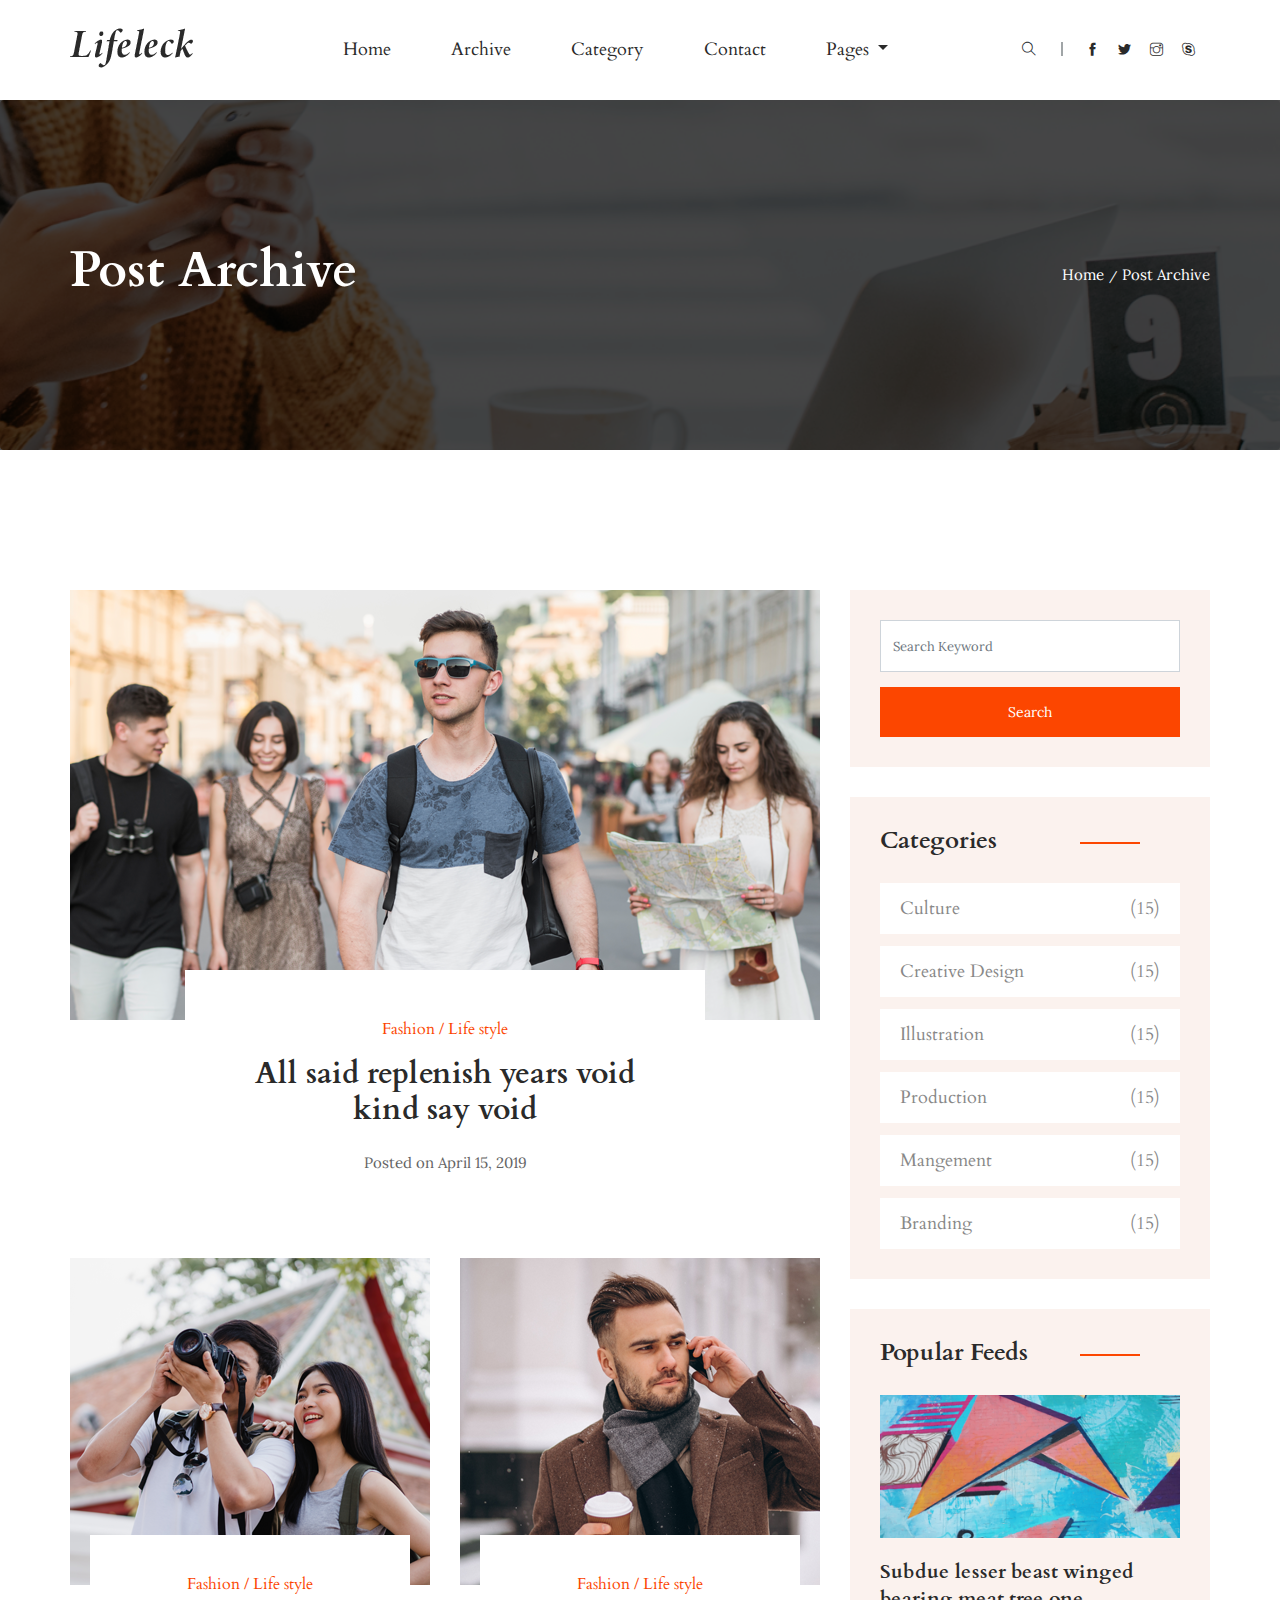
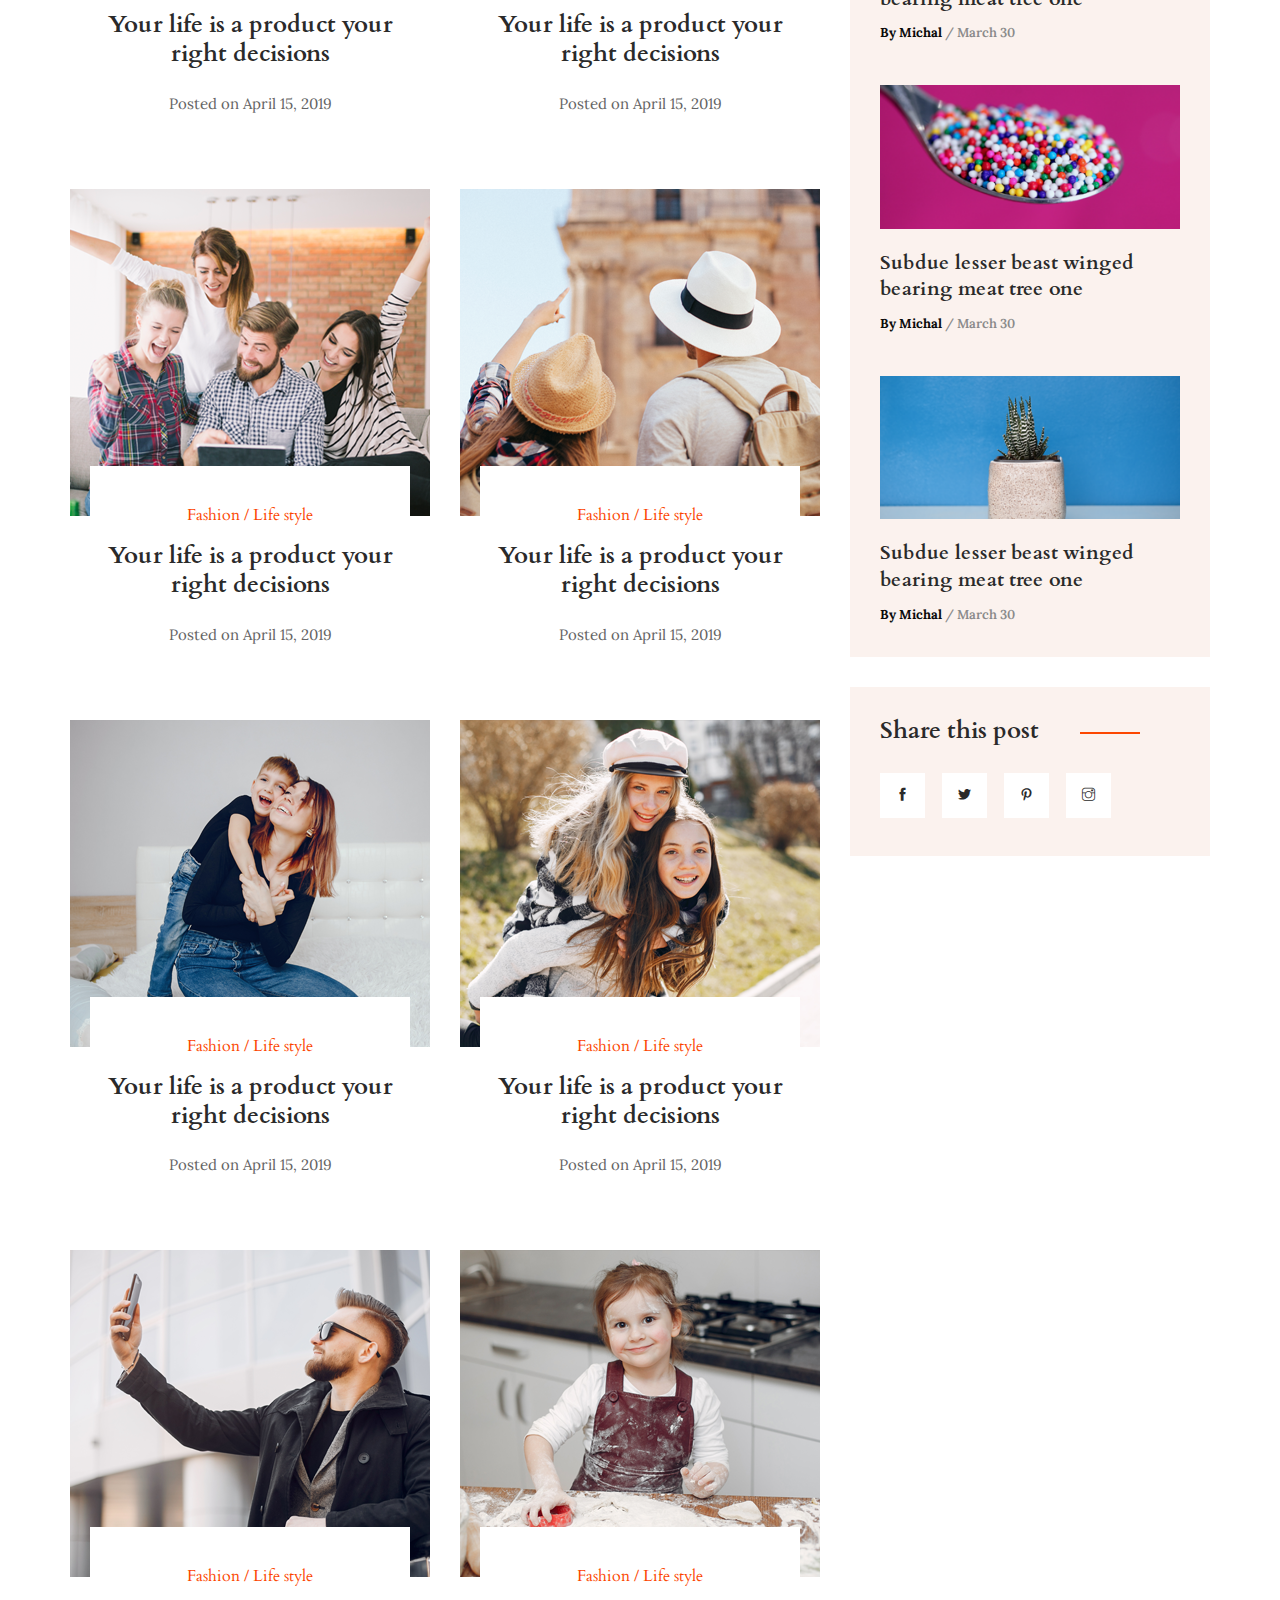
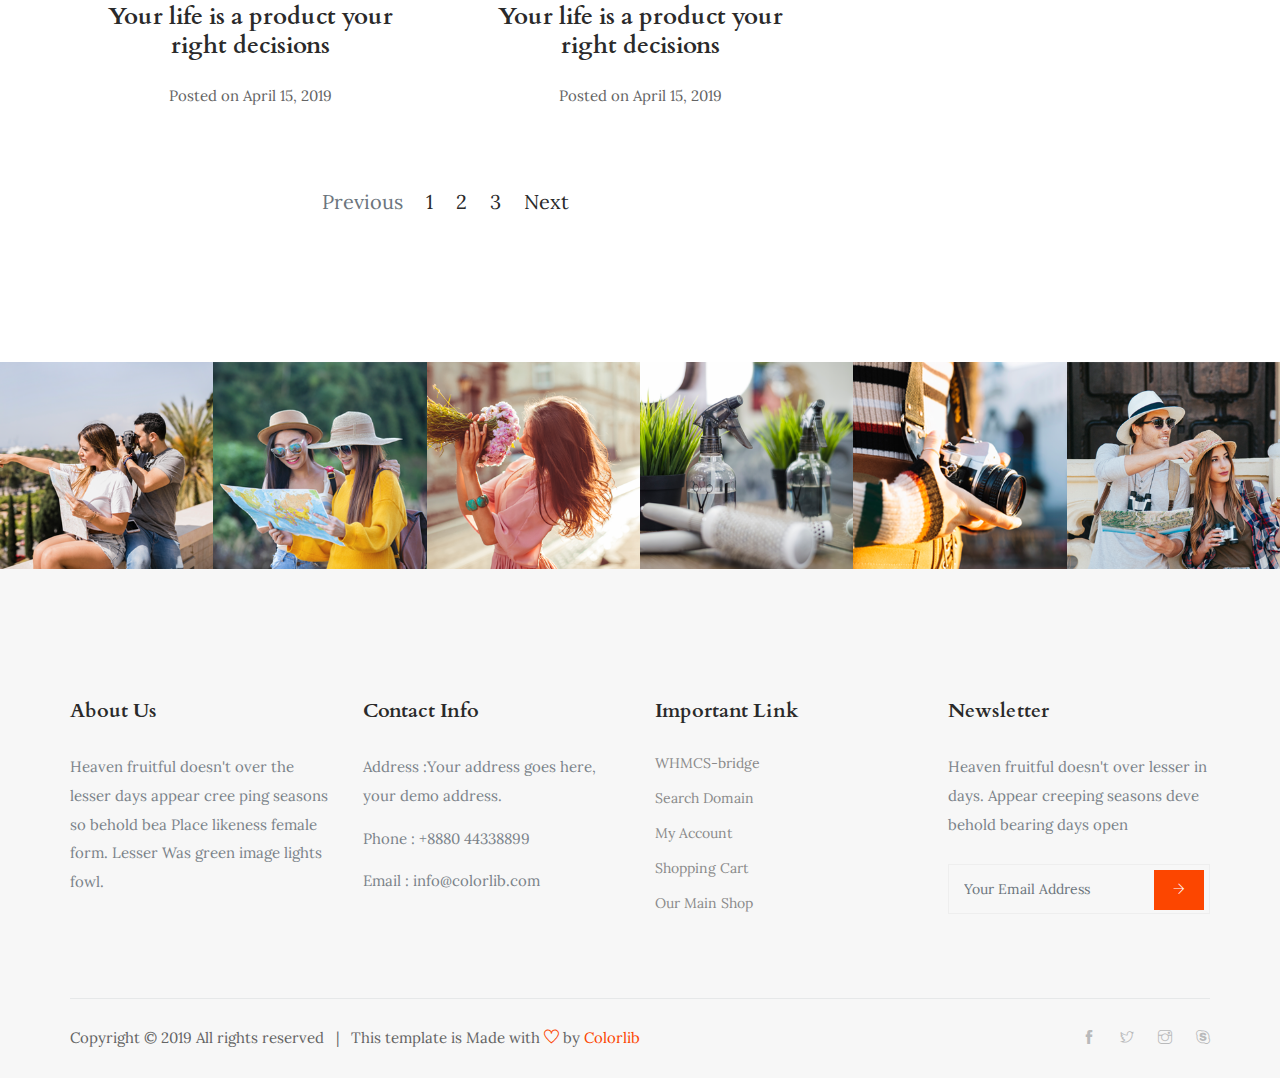
<file: archive.html>
<!doctype html>
<html lang="en">

<head>
    <!-- Required meta tags -->
    <meta charset="utf-8">
    <meta name="viewport" content="width=device-width, initial-scale=1, shrink-to-fit=no">
    <title>lifeleck BLOG || HOME</title>
    <link rel="icon" href="img/favicon.png">
    <!-- Bootstrap CSS -->
    <link rel="stylesheet" href="css/bootstrap.min.css">
    <!-- animate CSS -->
    <link rel="stylesheet" href="css/animate.css">
    <!-- owl carousel CSS -->
    <link rel="stylesheet" href="css/owl.carousel.min.css">
    <!-- themify CSS -->
    <link rel="stylesheet" href="css/themify-icons.css">
    <!-- flaticon CSS -->
    <link rel="stylesheet" href="css/liner_icon.css">
    <link rel="stylesheet" href="css/search.css">
    <!-- style CSS -->
    <link rel="stylesheet" href="css/style.css">
</head>

<body>
    <!--::header part start::-->
    <header class="main_menu">
        <div class="container">
            <div class="row align-items-center">
                <div class="col-lg-12">
                    <nav class="navbar navbar-expand-lg navbar-light">
                        <a class="navbar-brand" href="index.html"> <img src="img/logo.png" alt="logo"> </a>
                        <button class="navbar-toggler" type="button" data-toggle="collapse"
                            data-target="#navbarSupportedContent" aria-controls="navbarSupportedContent"
                            aria-expanded="false" aria-label="Toggle navigation">
                            <span class="navbar-toggler-icon"></span>
                        </button>

                        <div class="collapse navbar-collapse main-menu-item justify-content-center"
                            id="navbarSupportedContent">
                            <ul class="navbar-nav">
                                <li class="nav-item active">
                                    <a class="nav-link" href="index.html">Home</a>
                                </li>
                                <li class="nav-item">
                                    <a class="nav-link" href="archive.html">Archive</a>
                                </li>
                                <li class="nav-item">
                                    <a class="nav-link" href="category.html"> Category</a>
                                </li>
                                <li class="nav-item">
                                    <a class="nav-link" href="contact.html">Contact</a>
                                </li>
                                <li class="nav-item dropdown">
                                    <a class="nav-link dropdown-toggle" href="#" id="navbarDropdown" role="button" data-toggle="dropdown" aria-haspopup="true" aria-expanded="false">
                                        Pages
                                    </a>
                                    <div class="dropdown-menu" aria-labelledby="navbarDropdown">
                                        <a class="dropdown-item" href="single-blog.html">Single blog</a>
                                        <a class="dropdown-item" href="elements.html">elements</a>
                                    </div>
                                </li>
                            </ul>
                        </div>
                        <div class="header_social_icon d-none d-lg-block">
                            <ul>
                                <li>
                                    <div id="wrap">
                                        <form action="#" autocomplete="on">
                                            <input id="search" name="search" type="text" placeholder="Search here"><span class="ti-search"></span> 
                                        </form>
                                    </div>
                                </li>
                                <li><a href="#" class="d-none d-lg-block"><i class="ti-facebook"></i></a></li>
                                <li><a href="#" class="d-none d-lg-block"> <i class="ti-twitter-alt"></i></a></li>
                                <li><a href="#" class="d-none d-lg-block"><i class="ti-instagram"></i></a></li>
                                <li><a href="#" class="d-none d-lg-block"><i class="ti-skype"></i></a></li>
                            </ul>
                        </div>
                    </nav>
                </div>
            </div>
        </div>
    </header>
    <!-- Header part end-->

    <!-- breadcrumb start-->
    <section class="breadcrumb breadcrumb_bg align-items-center">
        <div class="container">
            <div class="row align-items-center justify-content-between">
                <div class="col-sm-6">
                    <div class="breadcrumb_tittle text-left">
                        <h2>Post Archive</h2>
                    </div>
                </div>
                <div class="col-sm-6">
                    <div class="breadcrumb_content text-right">
                        <p>Home<span>/</span>Post Archive</p>
                    </div>
                </div>
            </div>
        </div>
    </section>
    <!-- breadcrumb start-->

    <!-- feature_post start-->
    <section class="all_post section_padding">
        <div class="container">
            <div class="row">
                <div class="col-lg-8">
                    <div class="row">
                        <div class="col-lg-12">
                            <div class="single_post post_1 feature_post">
                                <div class="single_post_img">
                                    <img src="img/post/post_12.png" alt="">
                                </div>
                                <div class="single_post_text text-center">
                                    <a href="category.html"><h5> Fashion / Life style</h5></a> 
                                    <a href="single-blog.html"><h2>All said replenish years void kind say void </h2></a> 
                                    <p>Posted on April 15, 2019</p>
                                </div>
                            </div>
                        </div>
                        <div class="col-lg-6 col-sm-6">
                            <div class="single_post post_1">
                                <div class="single_post_img">
                                    <img src="img/post/post_18.png" alt="">
                                </div>
                                <div class="single_post_text text-center">
                                    <a href="category.html"><h5> Fashion / Life style</h5></a> 
                                    <a href="single-blog.html"><h2>Your life is a product your
                                            right decisions</h2></a> 
                                    <p>Posted on April 15, 2019</p>
                                </div>
                            </div>
                        </div>
                        <div class="col-lg-6 col-sm-6">
                                <div class="single_post post_1">
                                    <div class="single_post_img">
                                        <img src="img/post/post_19.png" alt="">
                                    </div>
                                    <div class="single_post_text text-center">
                                        <a href="category.html"><h5> Fashion / Life style</h5></a> 
                                        <a href="single-blog.html"><h2>Your life is a product your
                                                right decisions</h2></a> 
                                        <p>Posted on April 15, 2019</p>
                                    </div>
                                </div>
                        </div>
                        <div class="col-lg-6 col-sm-6">
                            <div class="single_post post_1">
                                <div class="single_post_img">
                                    <img src="img/post/post_20.png" alt="">
                                </div>
                                <div class="single_post_text text-center">
                                    <a href="category.html"><h5> Fashion / Life style</h5></a> 
                                    <a href="single-blog.html"><h2>Your life is a product your
                                            right decisions</h2></a> 
                                    <p>Posted on April 15, 2019</p>
                                </div>
                            </div>
                        </div>
                        <div class="col-lg-6 col-sm-6">
                                <div class="single_post post_1">
                                    <div class="single_post_img">
                                        <img src="img/post/post_21.png" alt="">
                                    </div>
                                    <div class="single_post_text text-center">
                                        <a href="category.html"><h5> Fashion / Life style</h5></a> 
                                        <a href="single-blog.html"><h2>Your life is a product your
                                                right decisions</h2></a> 
                                        <p>Posted on April 15, 2019</p>
                                    </div>
                                </div>
                        </div>
                        <div class="col-lg-6 col-sm-6">
                            <div class="single_post post_1">
                                <div class="single_post_img">
                                    <img src="img/post/post_22.png" alt="">
                                </div>
                                <div class="single_post_text text-center">
                                    <a href="category.html"><h5> Fashion / Life style</h5></a> 
                                    <a href="single-blog.html"><h2>Your life is a product your
                                            right decisions</h2></a> 
                                    <p>Posted on April 15, 2019</p>
                                </div>
                            </div>
                        </div>
                        <div class="col-lg-6 col-sm-6">
                                <div class="single_post post_1">
                                    <div class="single_post_img">
                                        <img src="img/post/post_23.png" alt="">
                                    </div>
                                    <div class="single_post_text text-center">
                                        <a href="category.html"><h5> Fashion / Life style</h5></a> 
                                        <a href="single-blog.html"><h2>Your life is a product your
                                                right decisions</h2></a> 
                                        <p>Posted on April 15, 2019</p>
                                    </div>
                                </div>
                        </div>
                        <div class="col-lg-6 col-sm-6">
                            <div class="single_post post_1">
                                <div class="single_post_img">
                                    <img src="img/post/post_24.png" alt="">
                                </div>
                                <div class="single_post_text text-center">
                                    <a href="category.html"><h5> Fashion / Life style</h5></a> 
                                    <a href="single-blog.html"><h2>Your life is a product your
                                            right decisions</h2></a> 
                                    <p>Posted on April 15, 2019</p>
                                </div>
                            </div>
                        </div>
                        <div class="col-lg-6 col-sm-6">
                                <div class="single_post post_1">
                                    <div class="single_post_img">
                                        <img src="img/post/post_25.png" alt="">
                                    </div>
                                    <div class="single_post_text text-center">
                                        <a href="category.html"><h5> Fashion / Life style</h5></a> 
                                        <a href="single-blog.html"><h2>Your life is a product your
                                                right decisions</h2></a> 
                                        <p>Posted on April 15, 2019</p>
                                    </div>
                                </div>
                        </div>
                    </div>
                    <div class="page_pageniation">
                        <nav aria-label="Page navigation example">
                            <ul class="pagination justify-content-center">
                                <li class="page-item disabled">
                                <a class="page-link" href="#" tabindex="-1" aria-disabled="true">Previous</a>
                                </li>
                                <li class="page-item"><a class="page-link" href="#">1</a></li>
                                <li class="page-item"><a class="page-link" href="#">2</a></li>
                                <li class="page-item"><a class="page-link" href="#">3</a></li>
                                <li class="page-item">
                                <a class="page-link" href="#">Next</a>
                                </li>
                            </ul>
                        </nav>
                    </div>
                </div>
                <div class="col-lg-4">
                    <div class="sidebar_widget">
                        <div class="single_sidebar_wiget search_form_widget">
                            <form action="#">
                                <div class="form-group">
                                    <input type="text" class="form-control" placeholder='Search Keyword'
                                        onfocus="this.placeholder = ''" onblur="this.placeholder = 'Search Keyword'">
                                    <div class="btn_1">search</div>
                                </div>
                            </form>
                        </div>
                        <div class="single_sidebar_wiget">
                            <div class="sidebar_tittle">
                                <h3>Categories</h3>
                            </div>
                            <div class="single_catagory_item category">
                                <ul class="list-unstyled">
                                    <li><a href="category.html">Culture</a> <span>(15)</span> </li>
                                    <li><a href="category.html">Creative Design</a> <span>(15)</span> </li>
                                    <li><a href="category.html">Illustration</a> <span>(15)</span> </li>
                                    <li><a href="category.html">Production</a> <span>(15)</span> </li>
                                    <li><a href="category.html">Mangement</a> <span>(15)</span> </li>
                                    <li><a href="category.html">Branding</a> <span>(15)</span> </li>
                                </ul>
                            </div>
                        </div>
                        <div class="single_sidebar_wiget">
                            <div class="sidebar_tittle">
                                <h3>Popular Feeds</h3>
                            </div>
                            <div class="single_catagory_post post_2 ">
                                <div class="category_post_img">
                                    <img src="img/sidebar/sidebar_1.png" alt="">
                                </div>
                                <div class="post_text_1 pr_30">
                                    <a href="single-blog.html">
                                        <h3>Subdue lesser beast winged
                                            bearing meat tree one</h3>
                                    </a>
                                    <p><span> By Michal</span> / March 30</p>
                                </div>
                            </div>
                            <div class="single_catagory_post post_2 ">
                                <div class="category_post_img">
                                    <img src="img/sidebar/sidebar_2.png" alt="">
                                </div>
                                <div class="post_text_1 pr_30">
                                    
                                    <a href="single-blog.html">
                                        <h3>Subdue lesser beast winged
                                            bearing meat tree one</h3>
                                    </a>
                                    <p><span> By Michal</span> / March 30</p>
                                </div>
                            </div>
                            <div class="single_catagory_post post_2">
                                <div class="category_post_img">
                                    <img src="img/sidebar/sidebar_3.png" alt="">
                                </div>
                                <div class="post_text_1 pr_30">
                                    <a href="single-blog.html">
                                        <h3>Subdue lesser beast winged
                                            bearing meat tree one</h3>
                                    </a>
                                    <p><span> By Michal</span> / March 30</p>
                                </div>
                            </div>
                        </div>
                        
                        <div class="single_sidebar_wiget">
                            <div class="sidebar_tittle">
                                <h3>Share this post</h3>
                            </div>
                            <div class="social_share_icon tags">
                                <ul class="list-unstyled">
                                    <li><a href="#"><i class="ti-facebook"></i></a></li>
                                    <li><a href="#"><i class="ti-twitter-alt"></i></a></li>
                                    <li><a href="#"><i class="ti-pinterest"></i></a></li>
                                    <li><a href="#"><i class="ti-instagram"></i></a></li>
                                </ul>
                            </div>
                        </div>
                    </div>
                </div>
            </div>
        </div>
    </section>
    <!-- feature_post end-->

    <!-- social_connect_part part start-->
    <section class="social_connect_part">
        <div class="container-fluid">
            <div class="row">
                <div class="col-xl-12">
                    <div class="social_connect">
                    <div class="single-social_connect">
                        <div class="social_connect_img">
                            <img src="img/insta/instagram_1.png" class="" alt="blog">
                            <div class="social_connect_overlay">
                                <a href="#"><span class="ti-instagram"></span></a> 
                            </div>
                        </div>
                    </div>
                    <div class="single-social_connect">
                        <div class="social_connect_img">
                            <img src="img/insta/instagram_2.png" class="" alt="blog">
                            <div class="social_connect_overlay">
                                <a href="#"><span class="ti-instagram"></span></a> 
                            </div>
                        </div>
                    </div>
                    <div class="single-social_connect">
                        <div class="social_connect_img">
                            <img src="img/insta/instagram_3.png" class="" alt="blog">
                            <div class="social_connect_overlay">
                                <a href="#"><span class="ti-instagram"></span></a> 
                            </div>
                        </div>
                    </div>
                    <div class="single-social_connect">
                        <div class="social_connect_img">
                            <img src="img/insta/instagram_4.png" class="" alt="blog">
                            <div class="social_connect_overlay">
                                <a href="#"><span class="ti-instagram"></span></a> 
                            </div>
                        </div>
                    </div>
                    <div class="single-social_connect">
                        <div class="social_connect_img">
                            <img src="img/insta/instagram_5.png" class="" alt="blog">
                            <div class="social_connect_overlay">
                                <a href="#"><span class="ti-instagram"></span></a> 
                            </div>
                        </div>
                    </div>
                    <div class="single-social_connect">
                        <div class="social_connect_img">
                            <img src="img/insta/instagram_6.png" class="" alt="blog">
                            <div class="social_connect_overlay">
                                <a href="#"><span class="ti-instagram"></span></a> 
                            </div>
                        </div>
                    </div>
                </div>
            </div>
            </div>
        </div>
    </section>
    <!-- social_connect_part part end-->

     <!-- footer part start-->
	<footer class="footer-area">
		<div class="container">
			<div class="row">
				<div class="col-xl-3 col-lg-6 col-sm-6 mb-4 mb-xl-0 single-footer-widget">
					<h4>about us</h4>
					<p>Heaven fruitful doesn't over the lesser days appear cree ping seasons so behold bea Place likeness female form. Lesser Was green image lights fowl.</p>
				</div>
				<div class="col-xl-3 col-lg-6 col-sm-6 mb-4 mb-xl-0 single-footer-widget">
					<h4>Contact Info</h4>
					<ul>
						<li><p>Address :Your address goes
								here, your demo address.</p></li>
						<li><p>Phone : +8880 44338899</p></li>
						<li><p>Email : info@colorlib.com</p></li>
					</ul>
				</div>
				<div class="col-xl-3 col-lg-6 col-sm-6 mb-4 mb-xl-0 single-footer-widget">
					<h4>Important Link</h4>
					<ul>
						<li><a href="#">WHMCS-bridge</a></li>
						<li><a href="#">Search Domain</a></li>
						<li><a href="#">My Account</a></li>
						<li><a href="#">Shopping Cart</a></li>
						<li><a href="#">Our  Main Shop</a></li>
					</ul>
				</div>
				<div class="col-xl-3 col-lg-6 col-sm-6 mb-4 mb-xl-0 single-footer-widget">
					<h4>Newsletter</h4>
					<p>Heaven fruitful doesn't over lesser in days. Appear creeping seasons deve behold bearing days open</p>
					<div class="form-wrap" id="mc_embed_signup">
						<form target="_blank" action="https://spondonit.us12.list-manage.com/subscribe/post?u=1462626880ade1ac87bd9c93a&amp;id=92a4423d01" method="get" class="form-inline">
							<input class="form-control" name="EMAIL" placeholder="Your Email Address" onfocus="this.placeholder = ''" onblur="this.placeholder = 'Your Email Address '" required="" type="email">
							<button class="click-btn btn btn-default text-uppercase"><i class="ti-arrow-right"></i></button>
							<div style="position: absolute; left: -5000px;">
								<input name="b_36c4fd991d266f23781ded980_aefe40901a" tabindex="-1" value="" type="text">
							</div>

							<div class="info"></div>
						</form>
					</div>
				</div>
			</div>
			<div class="copyright_text">
				<div class="row align-items-center">
					<div class="col-lg-8">
						<div class="copyright_part">
							<p class="footer-text m-0">Copyright © 2019 All rights reserved <span class="px-2">|</span> This template is Made with <a href="http://colorlib.com"><i class="ti-heart"></i></a> by <a href="http://colorlib.com">Colorlib</a></p>
						</div>
					</div>
					<div class="col-lg-4 text-center text-lg-right">
						<div class="footer-social">
							<a href="#"><i class="ti-facebook"></i></a>
							<a href="#"> <i class="ti-twitter"></i> </a>
							<a href="#"><i class="ti-instagram"></i></a>
							<a href="#"><i class="ti-skype"></i></a>
						</div>
					</div>
				</div>
			</div>
		</div>
	</footer>
    <!-- footer part end-->

    <!-- jquery plugins here-->
    <!-- jquery -->
    <script src="js/jquery-1.12.1.min.js"></script>
    <!-- popper js -->
    <script src="js/popper.min.js"></script>
    <!-- bootstrap js -->
    <script src="js/bootstrap.min.js"></script>
    <!-- custom js -->
    <script src="js/custom.js"></script>
</body>

</html>
</file>
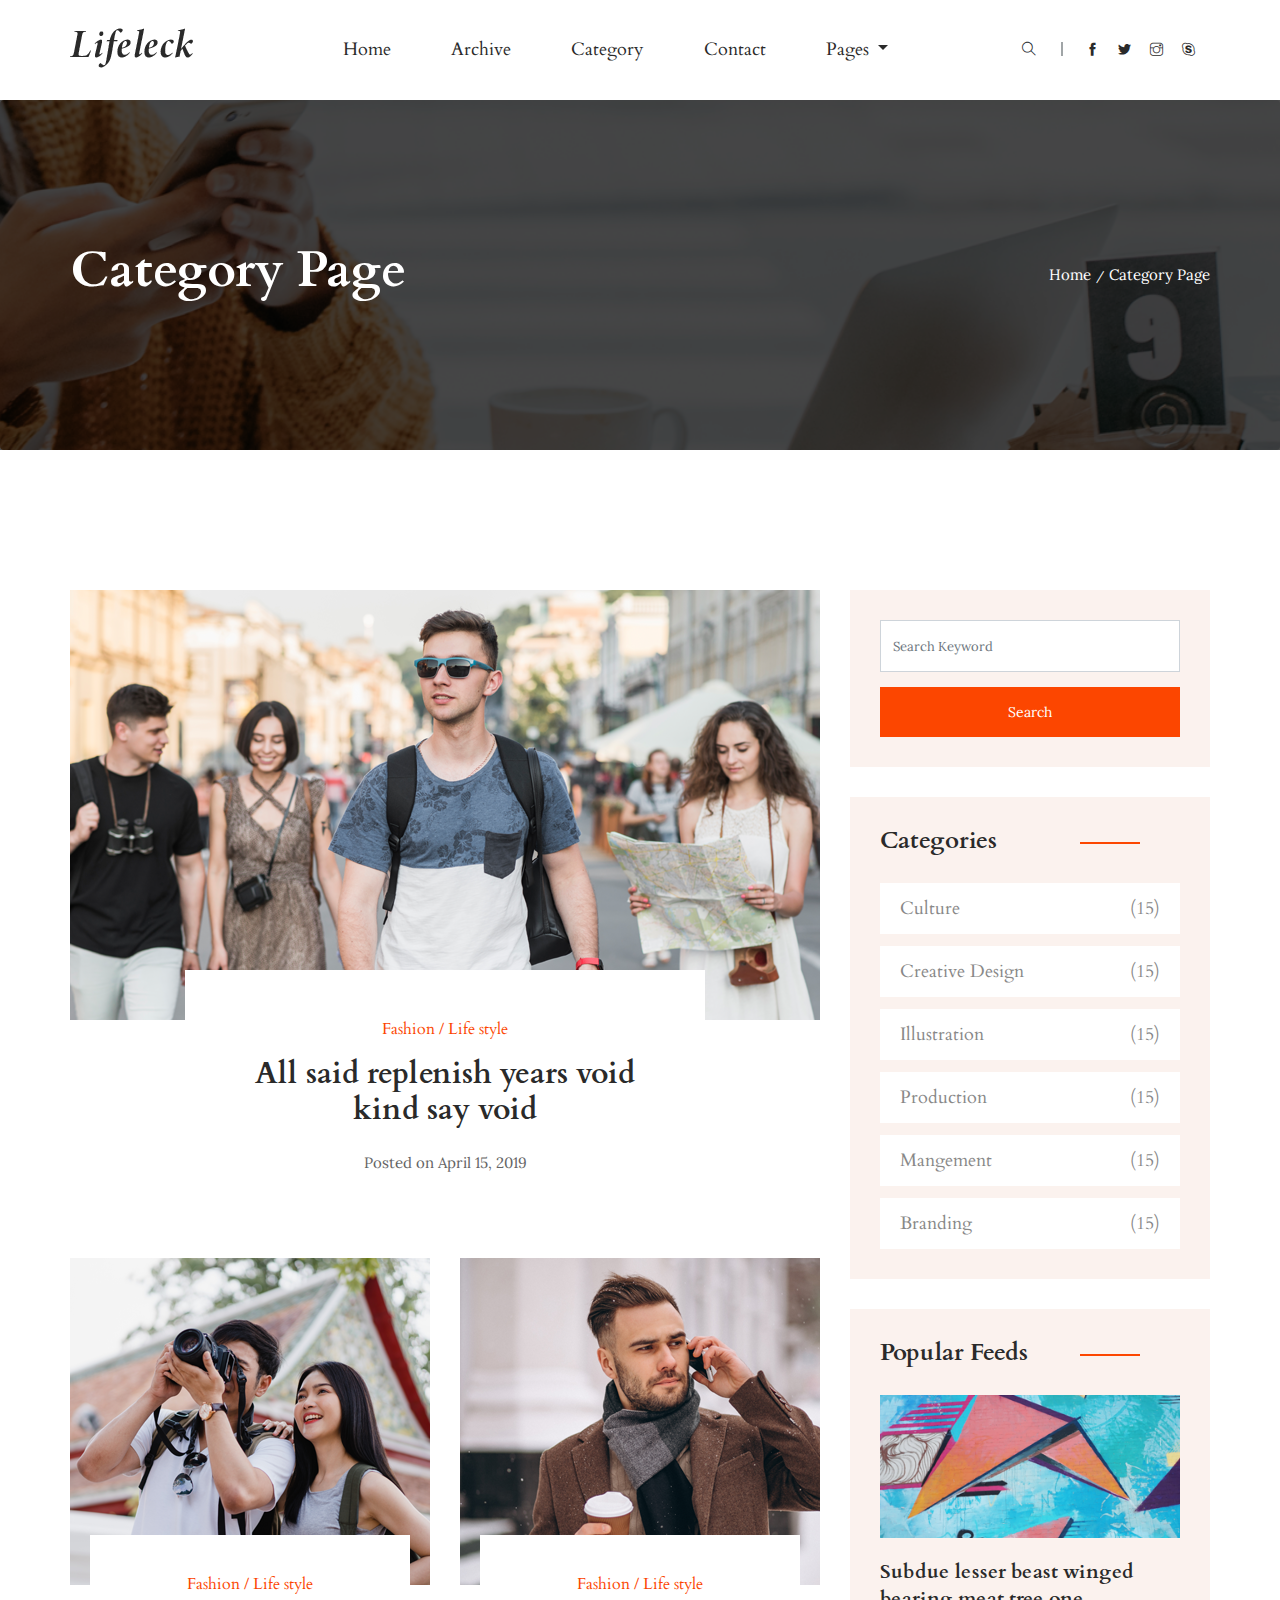
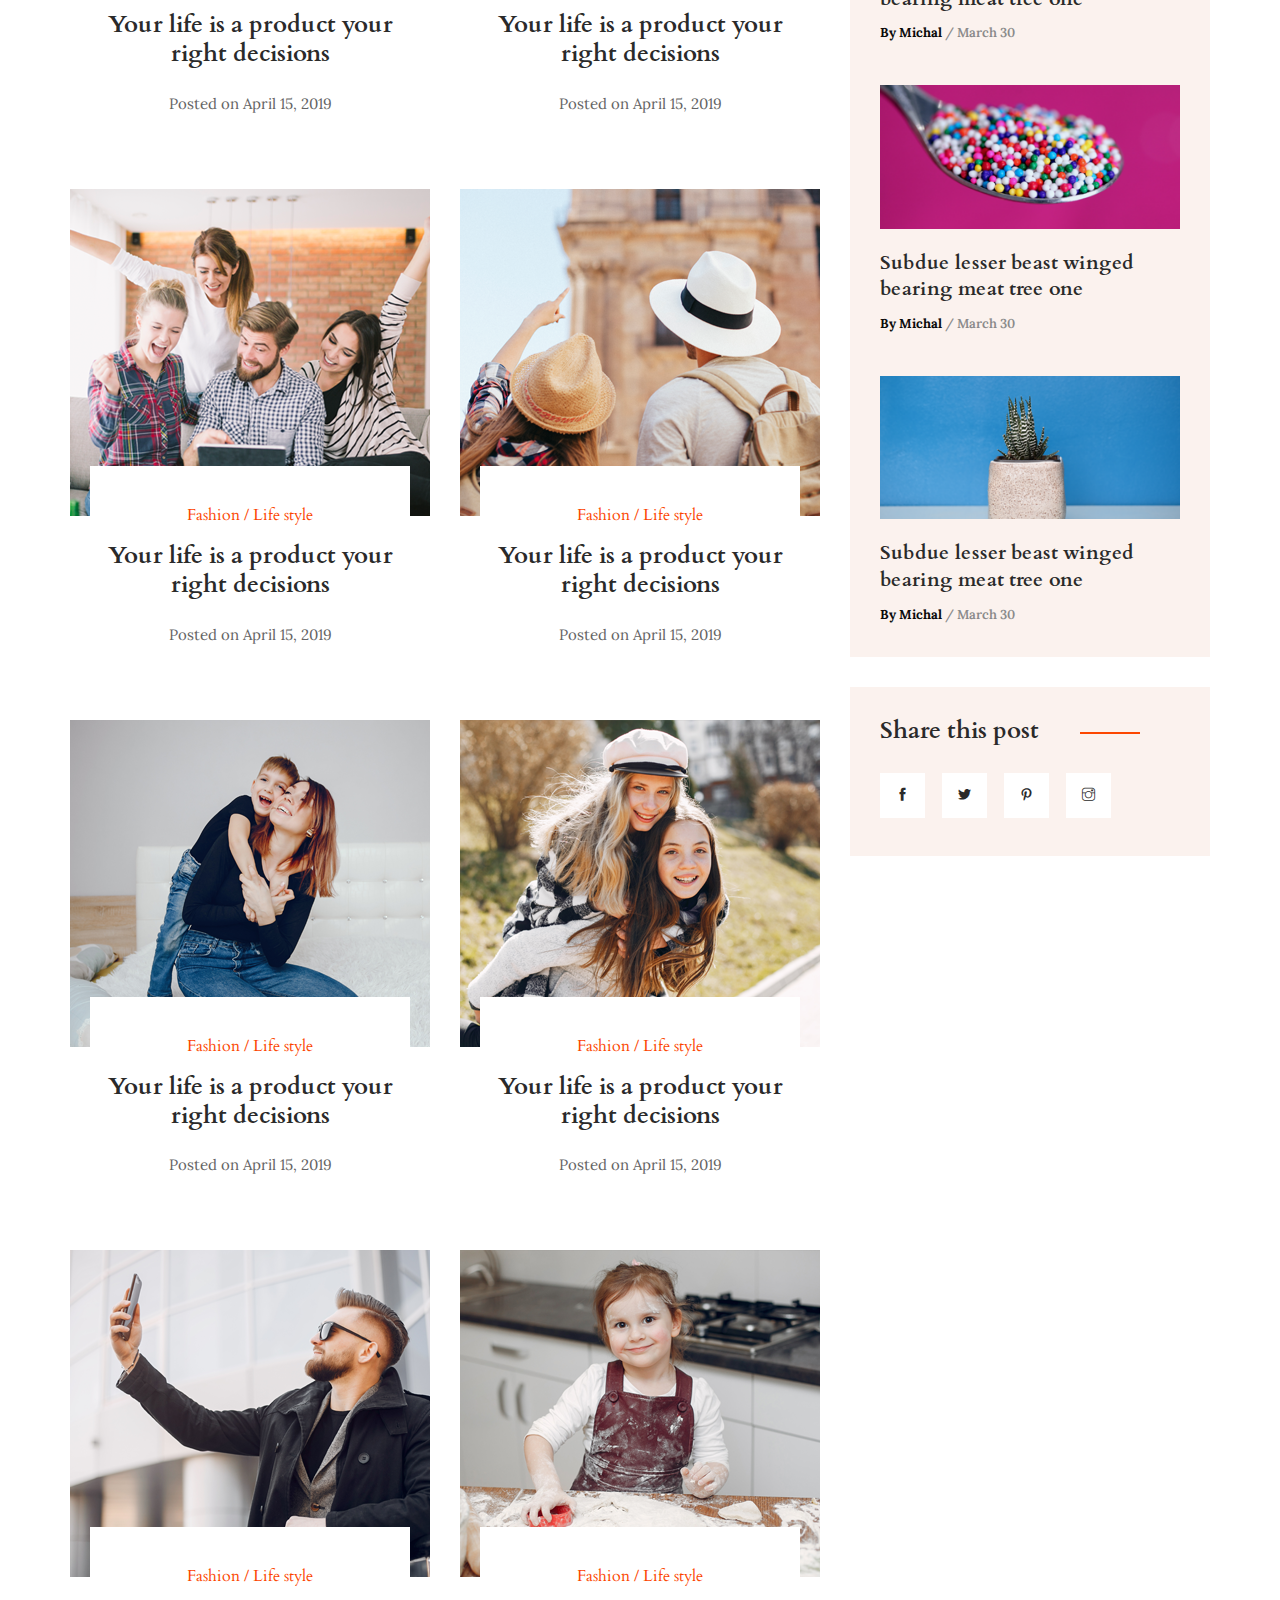
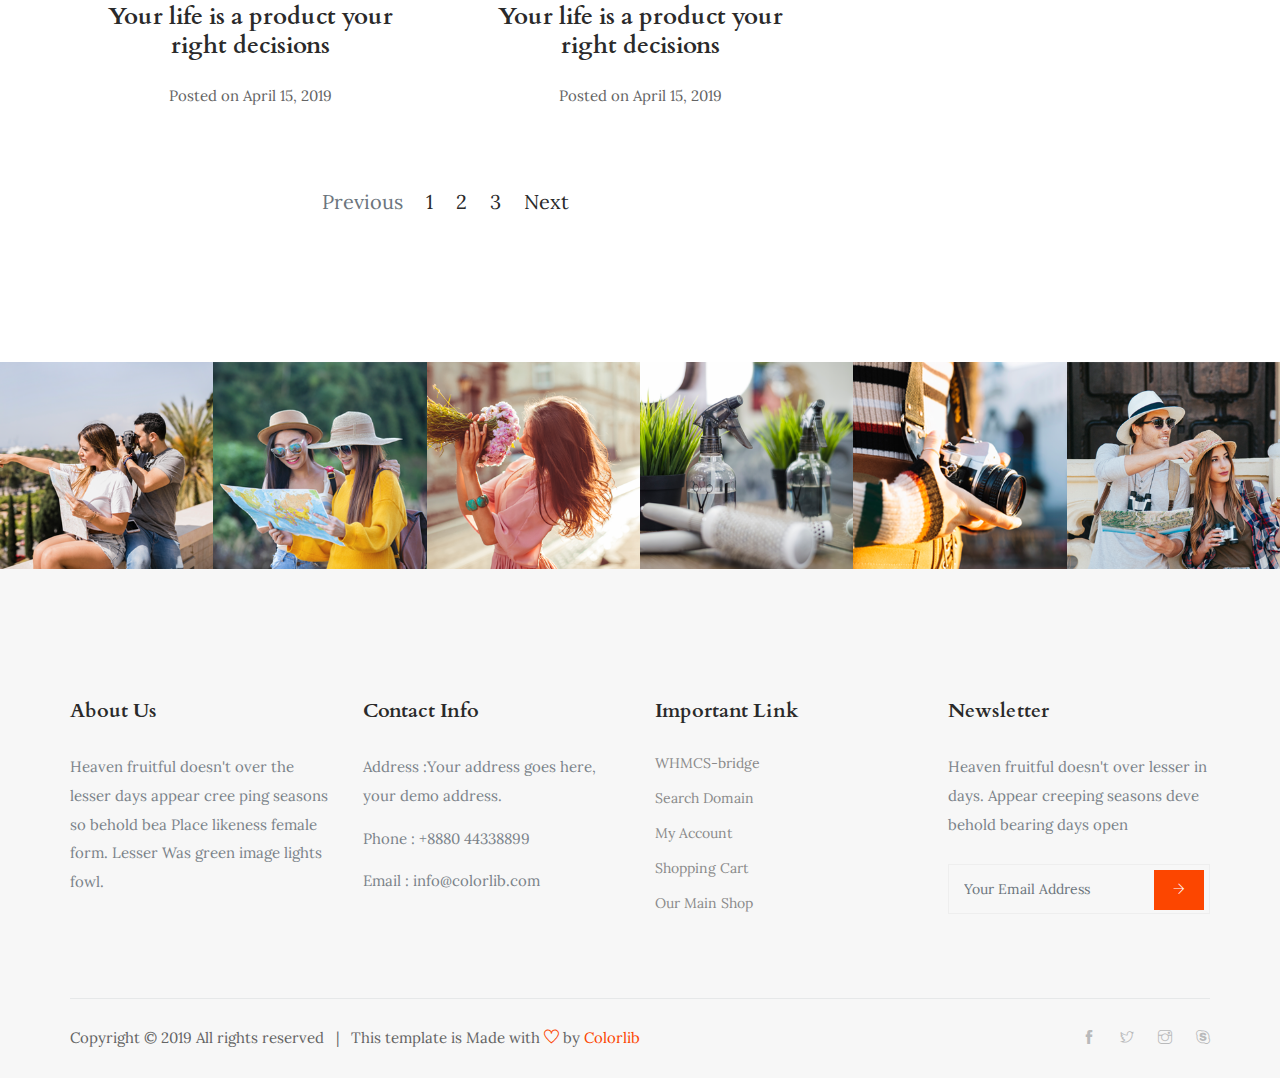
<file: category.html>
<!doctype html>
<html lang="en">

<head>
    <!-- Required meta tags -->
    <meta charset="utf-8">
    <meta name="viewport" content="width=device-width, initial-scale=1, shrink-to-fit=no">
    <title>lifeleck BLOG || HOME</title>
    <link rel="icon" href="img/favicon.png">
    <!-- Bootstrap CSS -->
    <link rel="stylesheet" href="css/bootstrap.min.css">
    <!-- animate CSS -->
    <link rel="stylesheet" href="css/animate.css">
    <!-- owl carousel CSS -->
    <link rel="stylesheet" href="css/owl.carousel.min.css">
    <!-- themify CSS -->
    <link rel="stylesheet" href="css/themify-icons.css">
    <!-- flaticon CSS -->
    <link rel="stylesheet" href="css/liner_icon.css">
    <link rel="stylesheet" href="css/search.css">
    <!-- style CSS -->
    <link rel="stylesheet" href="css/style.css">
</head>

<body>
    <!--::header part start::-->
    <header class="main_menu">
        <div class="container">
            <div class="row align-items-center">
                <div class="col-lg-12">
                    <nav class="navbar navbar-expand-lg navbar-light">
                        <a class="navbar-brand" href="index.html"> <img src="img/logo.png" alt="logo"> </a>
                        <button class="navbar-toggler" type="button" data-toggle="collapse"
                            data-target="#navbarSupportedContent" aria-controls="navbarSupportedContent"
                            aria-expanded="false" aria-label="Toggle navigation">
                            <span class="navbar-toggler-icon"></span>
                        </button>

                        <div class="collapse navbar-collapse main-menu-item justify-content-center"
                            id="navbarSupportedContent">
                            <ul class="navbar-nav">
                                <li class="nav-item active">
                                    <a class="nav-link" href="index.html">Home</a>
                                </li>
                                <li class="nav-item">
                                    <a class="nav-link" href="archive.html">Archive</a>
                                </li>
                                <li class="nav-item">
                                    <a class="nav-link" href="category.html"> Category</a>
                                </li>
                                <li class="nav-item">
                                    <a class="nav-link" href="contact.html">Contact</a>
                                </li>
                                <li class="nav-item dropdown">
                                    <a class="nav-link dropdown-toggle" href="#" id="navbarDropdown" role="button" data-toggle="dropdown" aria-haspopup="true" aria-expanded="false">
                                        Pages
                                    </a>
                                    <div class="dropdown-menu" aria-labelledby="navbarDropdown">
                                        <a class="dropdown-item" href="single-blog.html">Single blog</a>
                                        <a class="dropdown-item" href="elements.html">elements</a>
                                    </div>
                                </li>
                            </ul>
                        </div>
                        <div class="header_social_icon d-none d-lg-block">
                            <ul>
                                <li>
                                    <div id="wrap">
                                        <form action="#" autocomplete="on">
                                            <input id="search" name="search" type="text" placeholder="Search here"><span class="ti-search"></span> 
                                        </form>
                                    </div>
                                </li>
                                <li><a href="#" class="d-none d-lg-block"><i class="ti-facebook"></i></a></li>
                                <li><a href="#" class="d-none d-lg-block"> <i class="ti-twitter-alt"></i></a></li>
                                <li><a href="#" class="d-none d-lg-block"><i class="ti-instagram"></i></a></li>
                                <li><a href="#" class="d-none d-lg-block"><i class="ti-skype"></i></a></li>
                            </ul>
                        </div>
                    </nav>
                </div>
            </div>
        </div>
    </header>
    <!-- Header part end-->

    <!-- breadcrumb start-->
    <section class="breadcrumb breadcrumb_bg align-items-center">
        <div class="container">
            <div class="row align-items-center justify-content-between">
                <div class="col-sm-6">
                    <div class="breadcrumb_tittle text-left">
                        <h2>Category Page</h2>
                    </div>
                </div>
                <div class="col-sm-6">
                    <div class="breadcrumb_content text-right">
                        <p>Home<span>/</span>Category Page</p>
                    </div>
                </div>
            </div>
        </div>
    </section>
    <!-- breadcrumb start-->

    <!-- feature_post start-->
    <section class="all_post section_padding">
        <div class="container">
            <div class="row">
                <div class="col-lg-8">
                    <div class="row">
                        <div class="col-lg-12">
                            <div class="single_post post_1 feature_post">
                                <div class="single_post_img">
                                    <img src="img/post/post_12.png" alt="">
                                </div>
                                <div class="single_post_text text-center">
                                    <a href="category.html"><h5> Fashion / Life style</h5></a> 
                                    <a href="single-blog.html"><h2>All said replenish years void kind say void </h2></a> 
                                    <p>Posted on April 15, 2019</p>
                                </div>
                            </div>
                        </div>
                        <div class="col-lg-6 col-sm-6">
                            <div class="single_post post_1">
                                <div class="single_post_img">
                                    <img src="img/post/post_18.png" alt="">
                                </div>
                                <div class="single_post_text text-center">
                                    <a href="category.html"><h5> Fashion / Life style</h5></a> 
                                    <a href="single-blog.html"><h2>Your life is a product your
                                            right decisions</h2></a> 
                                    <p>Posted on April 15, 2019</p>
                                </div>
                            </div>
                        </div>
                        <div class="col-lg-6 col-sm-6">
                                <div class="single_post post_1">
                                    <div class="single_post_img">
                                        <img src="img/post/post_19.png" alt="">
                                    </div>
                                    <div class="single_post_text text-center">
                                        <a href="category.html"><h5> Fashion / Life style</h5></a> 
                                        <a href="single-blog.html"><h2>Your life is a product your
                                                right decisions</h2></a> 
                                        <p>Posted on April 15, 2019</p>
                                    </div>
                                </div>
                        </div>
                        <div class="col-lg-6 col-sm-6">
                            <div class="single_post post_1">
                                <div class="single_post_img">
                                    <img src="img/post/post_20.png" alt="">
                                </div>
                                <div class="single_post_text text-center">
                                    <a href="category.html"><h5> Fashion / Life style</h5></a> 
                                    <a href="single-blog.html"><h2>Your life is a product your
                                            right decisions</h2></a> 
                                    <p>Posted on April 15, 2019</p>
                                </div>
                            </div>
                        </div>
                        <div class="col-lg-6 col-sm-6">
                                <div class="single_post post_1">
                                    <div class="single_post_img">
                                        <img src="img/post/post_21.png" alt="">
                                    </div>
                                    <div class="single_post_text text-center">
                                        <a href="category.html"><h5> Fashion / Life style</h5></a> 
                                        <a href="single-blog.html"><h2>Your life is a product your
                                                right decisions</h2></a> 
                                        <p>Posted on April 15, 2019</p>
                                    </div>
                                </div>
                        </div>
                        <div class="col-lg-6 col-sm-6">
                            <div class="single_post post_1">
                                <div class="single_post_img">
                                    <img src="img/post/post_22.png" alt="">
                                </div>
                                <div class="single_post_text text-center">
                                    <a href="category.html"><h5> Fashion / Life style</h5></a> 
                                    <a href="single-blog.html"><h2>Your life is a product your
                                            right decisions</h2></a> 
                                    <p>Posted on April 15, 2019</p>
                                </div>
                            </div>
                        </div>
                        <div class="col-lg-6 col-sm-6">
                                <div class="single_post post_1">
                                    <div class="single_post_img">
                                        <img src="img/post/post_23.png" alt="">
                                    </div>
                                    <div class="single_post_text text-center">
                                        <a href="category.html"><h5> Fashion / Life style</h5></a> 
                                        <a href="single-blog.html"><h2>Your life is a product your
                                                right decisions</h2></a> 
                                        <p>Posted on April 15, 2019</p>
                                    </div>
                                </div>
                        </div>
                        <div class="col-lg-6 col-sm-6">
                            <div class="single_post post_1">
                                <div class="single_post_img">
                                    <img src="img/post/post_24.png" alt="">
                                </div>
                                <div class="single_post_text text-center">
                                    <a href="category.html"><h5> Fashion / Life style</h5></a> 
                                    <a href="single-blog.html"><h2>Your life is a product your
                                            right decisions</h2></a> 
                                    <p>Posted on April 15, 2019</p>
                                </div>
                            </div>
                        </div>
                        <div class="col-lg-6 col-sm-6">
                                <div class="single_post post_1">
                                    <div class="single_post_img">
                                        <img src="img/post/post_25.png" alt="">
                                    </div>
                                    <div class="single_post_text text-center">
                                        <a href="category.html"><h5> Fashion / Life style</h5></a> 
                                        <a href="single-blog.html"><h2>Your life is a product your
                                                right decisions</h2></a> 
                                        <p>Posted on April 15, 2019</p>
                                    </div>
                                </div>
                        </div>
                    </div>
                    <div class="page_pageniation">
                        <nav aria-label="Page navigation example">
                            <ul class="pagination justify-content-center">
                                <li class="page-item disabled">
                                <a class="page-link" href="#" tabindex="-1" aria-disabled="true">Previous</a>
                                </li>
                                <li class="page-item"><a class="page-link" href="#">1</a></li>
                                <li class="page-item"><a class="page-link" href="#">2</a></li>
                                <li class="page-item"><a class="page-link" href="#">3</a></li>
                                <li class="page-item">
                                <a class="page-link" href="#">Next</a>
                                </li>
                            </ul>
                        </nav>
                    </div>
                </div>
                <div class="col-lg-4">
                    <div class="sidebar_widget">
                        <div class="single_sidebar_wiget search_form_widget">
                            <form action="#">
                                <div class="form-group">
                                    <input type="text" class="form-control" placeholder='Search Keyword'
                                        onfocus="this.placeholder = ''" onblur="this.placeholder = 'Search Keyword'">
                                    <div class="btn_1">search</div>
                                </div>
                            </form>
                        </div>
                        <div class="single_sidebar_wiget">
                            <div class="sidebar_tittle">
                                <h3>Categories</h3>
                            </div>
                            <div class="single_catagory_item category">
                                <ul class="list-unstyled">
                                    <li><a href="category.html">Culture</a> <span>(15)</span> </li>
                                    <li><a href="category.html">Creative Design</a> <span>(15)</span> </li>
                                    <li><a href="category.html">Illustration</a> <span>(15)</span> </li>
                                    <li><a href="category.html">Production</a> <span>(15)</span> </li>
                                    <li><a href="category.html">Mangement</a> <span>(15)</span> </li>
                                    <li><a href="category.html">Branding</a> <span>(15)</span> </li>
                                </ul>
                            </div>
                        </div>
                        <div class="single_sidebar_wiget">
                            <div class="sidebar_tittle">
                                <h3>Popular Feeds</h3>
                            </div>
                            <div class="single_catagory_post post_2 ">
                                <div class="category_post_img">
                                    <img src="img/sidebar/sidebar_1.png" alt="">
                                </div>
                                <div class="post_text_1 pr_30">
                                    <a href="single-blog.html">
                                        <h3>Subdue lesser beast winged
                                            bearing meat tree one</h3>
                                    </a>
                                    <p><span> By Michal</span> / March 30</p>
                                </div>
                            </div>
                            <div class="single_catagory_post post_2 ">
                                <div class="category_post_img">
                                    <img src="img/sidebar/sidebar_2.png" alt="">
                                </div>
                                <div class="post_text_1 pr_30">
                                    
                                    <a href="single-blog.html">
                                        <h3>Subdue lesser beast winged
                                            bearing meat tree one</h3>
                                    </a>
                                    <p><span> By Michal</span> / March 30</p>
                                </div>
                            </div>
                            <div class="single_catagory_post post_2">
                                <div class="category_post_img">
                                    <img src="img/sidebar/sidebar_3.png" alt="">
                                </div>
                                <div class="post_text_1 pr_30">
                                    <a href="single-blog.html">
                                        <h3>Subdue lesser beast winged
                                            bearing meat tree one</h3>
                                    </a>
                                    <p><span> By Michal</span> / March 30</p>
                                </div>
                            </div>
                        </div>
                        
                        <div class="single_sidebar_wiget">
                            <div class="sidebar_tittle">
                                <h3>Share this post</h3>
                            </div>
                            <div class="social_share_icon tags">
                                <ul class="list-unstyled">
                                    <li><a href="#"><i class="ti-facebook"></i></a></li>
                                    <li><a href="#"><i class="ti-twitter-alt"></i></a></li>
                                    <li><a href="#"><i class="ti-pinterest"></i></a></li>
                                    <li><a href="#"><i class="ti-instagram"></i></a></li>
                                </ul>
                            </div>
                        </div>
                    </div>
                </div>
            </div>
        </div>
    </section>
    <!-- feature_post end-->

    <!-- social_connect_part part start-->
    <section class="social_connect_part">
        <div class="container-fluid">
            <div class="row">
                <div class="col-xl-12">
                    <div class="social_connect">
                    <div class="single-social_connect">
                        <div class="social_connect_img">
                            <img src="img/insta/instagram_1.png" class="" alt="blog">
                            <div class="social_connect_overlay">
                                <a href="#"><span class="ti-instagram"></span></a> 
                            </div>
                        </div>
                    </div>
                    <div class="single-social_connect">
                        <div class="social_connect_img">
                            <img src="img/insta/instagram_2.png" class="" alt="blog">
                            <div class="social_connect_overlay">
                                <a href="#"><span class="ti-instagram"></span></a> 
                            </div>
                        </div>
                    </div>
                    <div class="single-social_connect">
                        <div class="social_connect_img">
                            <img src="img/insta/instagram_3.png" class="" alt="blog">
                            <div class="social_connect_overlay">
                                <a href="#"><span class="ti-instagram"></span></a> 
                            </div>
                        </div>
                    </div>
                    <div class="single-social_connect">
                        <div class="social_connect_img">
                            <img src="img/insta/instagram_4.png" class="" alt="blog">
                            <div class="social_connect_overlay">
                                <a href="#"><span class="ti-instagram"></span></a> 
                            </div>
                        </div>
                    </div>
                    <div class="single-social_connect">
                        <div class="social_connect_img">
                            <img src="img/insta/instagram_5.png" class="" alt="blog">
                            <div class="social_connect_overlay">
                                <a href="#"><span class="ti-instagram"></span></a> 
                            </div>
                        </div>
                    </div>
                    <div class="single-social_connect">
                        <div class="social_connect_img">
                            <img src="img/insta/instagram_6.png" class="" alt="blog">
                            <div class="social_connect_overlay">
                                <a href="#"><span class="ti-instagram"></span></a> 
                            </div>
                        </div>
                    </div>
                </div>
            </div>
            </div>
        </div>
    </section>
    <!-- social_connect_part part end-->

    <!-- footer part start-->
	<footer class="footer-area">
		<div class="container">
			<div class="row">
				<div class="col-xl-3 col-lg-6 col-sm-6 mb-4 mb-xl-0 single-footer-widget">
					<h4>about us</h4>
					<p>Heaven fruitful doesn't over the lesser days appear cree ping seasons so behold bea Place likeness female form. Lesser Was green image lights fowl.</p>
				</div>
				<div class="col-xl-3 col-lg-6 col-sm-6 mb-4 mb-xl-0 single-footer-widget">
					<h4>Contact Info</h4>
					<ul>
						<li><p>Address :Your address goes
								here, your demo address.</p></li>
						<li><p>Phone : +8880 44338899</p></li>
						<li><p>Email : info@colorlib.com</p></li>
					</ul>
				</div>
				<div class="col-xl-3 col-lg-6 col-sm-6 mb-4 mb-xl-0 single-footer-widget">
					<h4>Important Link</h4>
					<ul>
						<li><a href="#">WHMCS-bridge</a></li>
						<li><a href="#">Search Domain</a></li>
						<li><a href="#">My Account</a></li>
						<li><a href="#">Shopping Cart</a></li>
						<li><a href="#">Our  Main Shop</a></li>
					</ul>
				</div>
				<div class="col-xl-3 col-lg-6 col-sm-6 mb-4 mb-xl-0 single-footer-widget">
					<h4>Newsletter</h4>
					<p>Heaven fruitful doesn't over lesser in days. Appear creeping seasons deve behold bearing days open</p>
					<div class="form-wrap" id="mc_embed_signup">
						<form target="_blank" action="https://spondonit.us12.list-manage.com/subscribe/post?u=1462626880ade1ac87bd9c93a&amp;id=92a4423d01" method="get" class="form-inline">
							<input class="form-control" name="EMAIL" placeholder="Your Email Address" onfocus="this.placeholder = ''" onblur="this.placeholder = 'Your Email Address '" required="" type="email">
							<button class="click-btn btn btn-default text-uppercase"><i class="ti-arrow-right"></i></button>
							<div style="position: absolute; left: -5000px;">
								<input name="b_36c4fd991d266f23781ded980_aefe40901a" tabindex="-1" value="" type="text">
							</div>

							<div class="info"></div>
						</form>
					</div>
				</div>
			</div>
			<div class="copyright_text">
				<div class="row align-items-center">
					<div class="col-lg-8">
						<div class="copyright_part">
							<p class="footer-text m-0">Copyright © 2019 All rights reserved <span class="px-2">|</span> This template is Made with <a href="http://colorlib.com"><i class="ti-heart"></i></a> by <a href="http://colorlib.com">Colorlib</a></p>
						</div>
					</div>
					<div class="col-lg-4 text-center text-lg-right">
						<div class="footer-social">
							<a href="#"><i class="ti-facebook"></i></a>
							<a href="#"> <i class="ti-twitter"></i> </a>
							<a href="#"><i class="ti-instagram"></i></a>
							<a href="#"><i class="ti-skype"></i></a>
						</div>
					</div>
				</div>
			</div>
		</div>
	</footer>
    <!-- footer part end-->

    <!-- jquery plugins here-->
    <!-- jquery -->
    <script src="js/jquery-1.12.1.min.js"></script>
    <!-- popper js -->
    <script src="js/popper.min.js"></script>
    <!-- bootstrap js -->
    <script src="js/bootstrap.min.js"></script>
    <!-- custom js -->
    <script src="js/custom.js"></script>
</body>

</html>
</file>
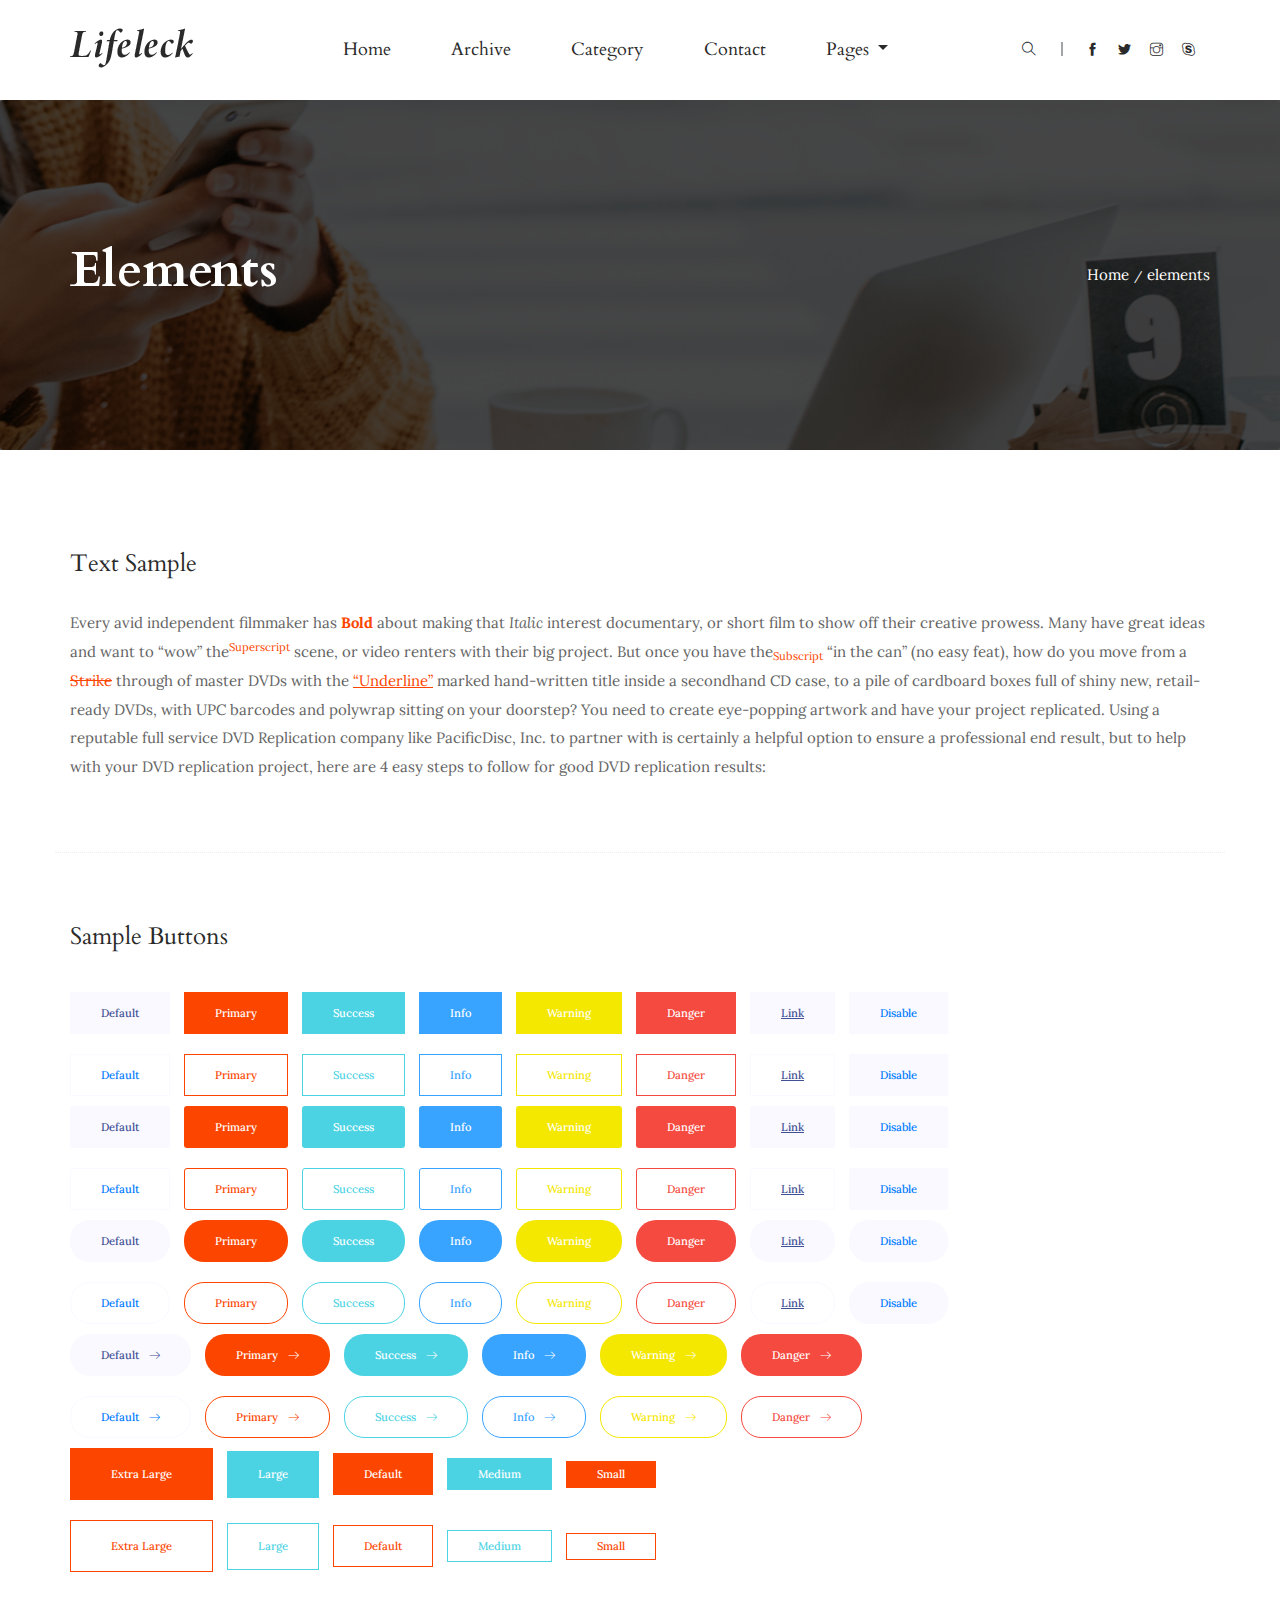
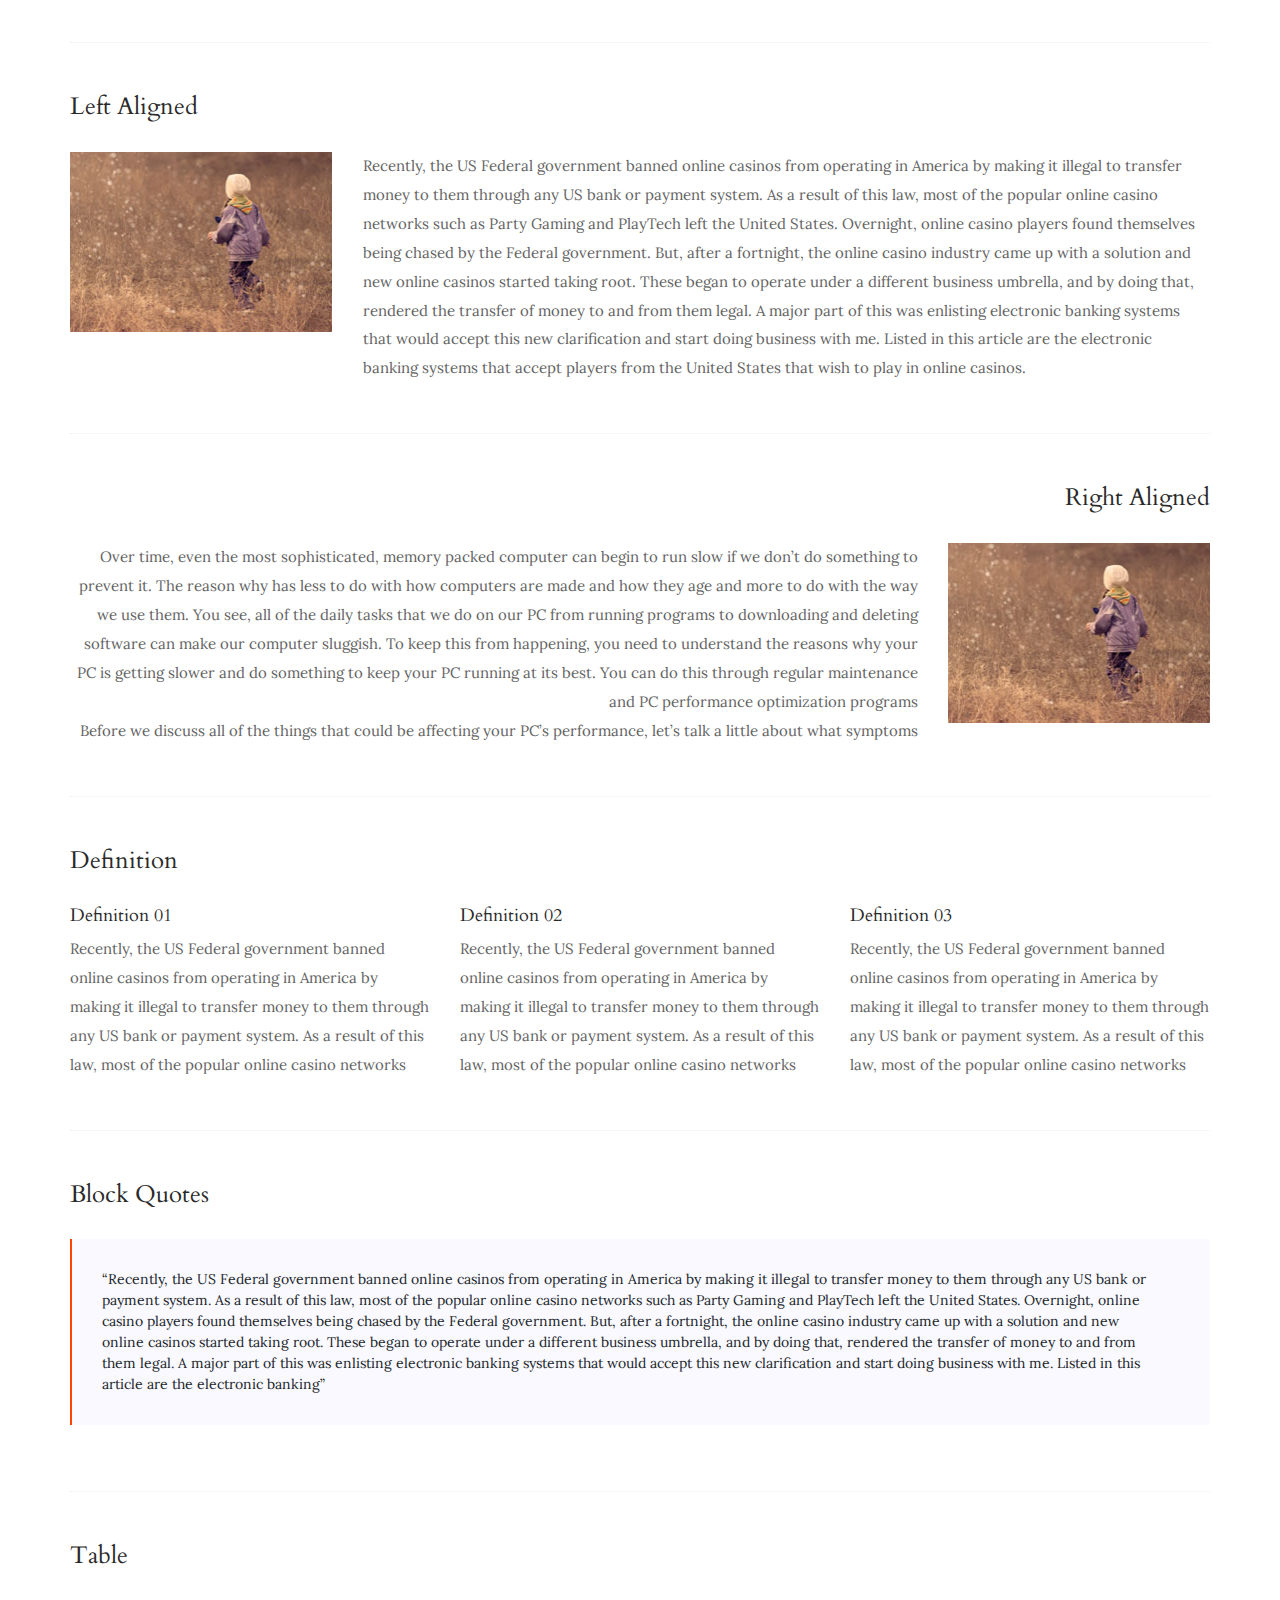
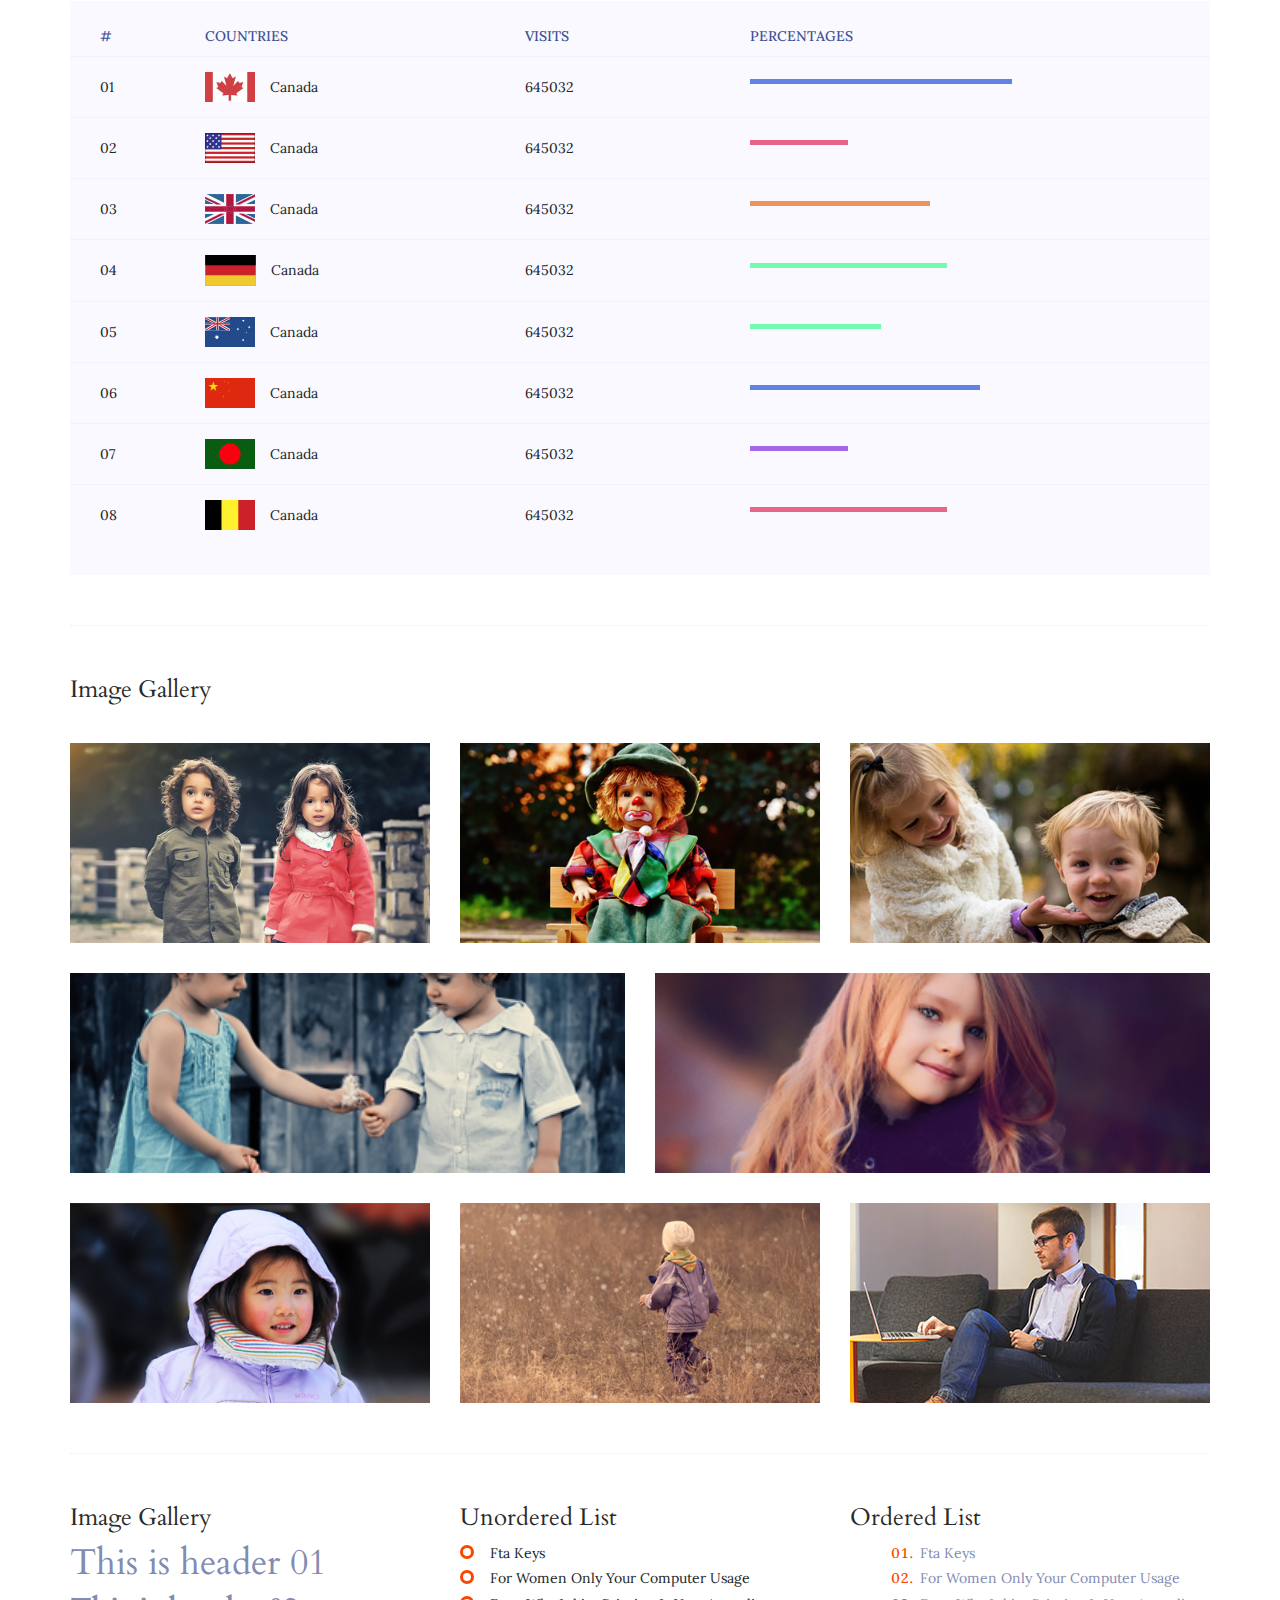
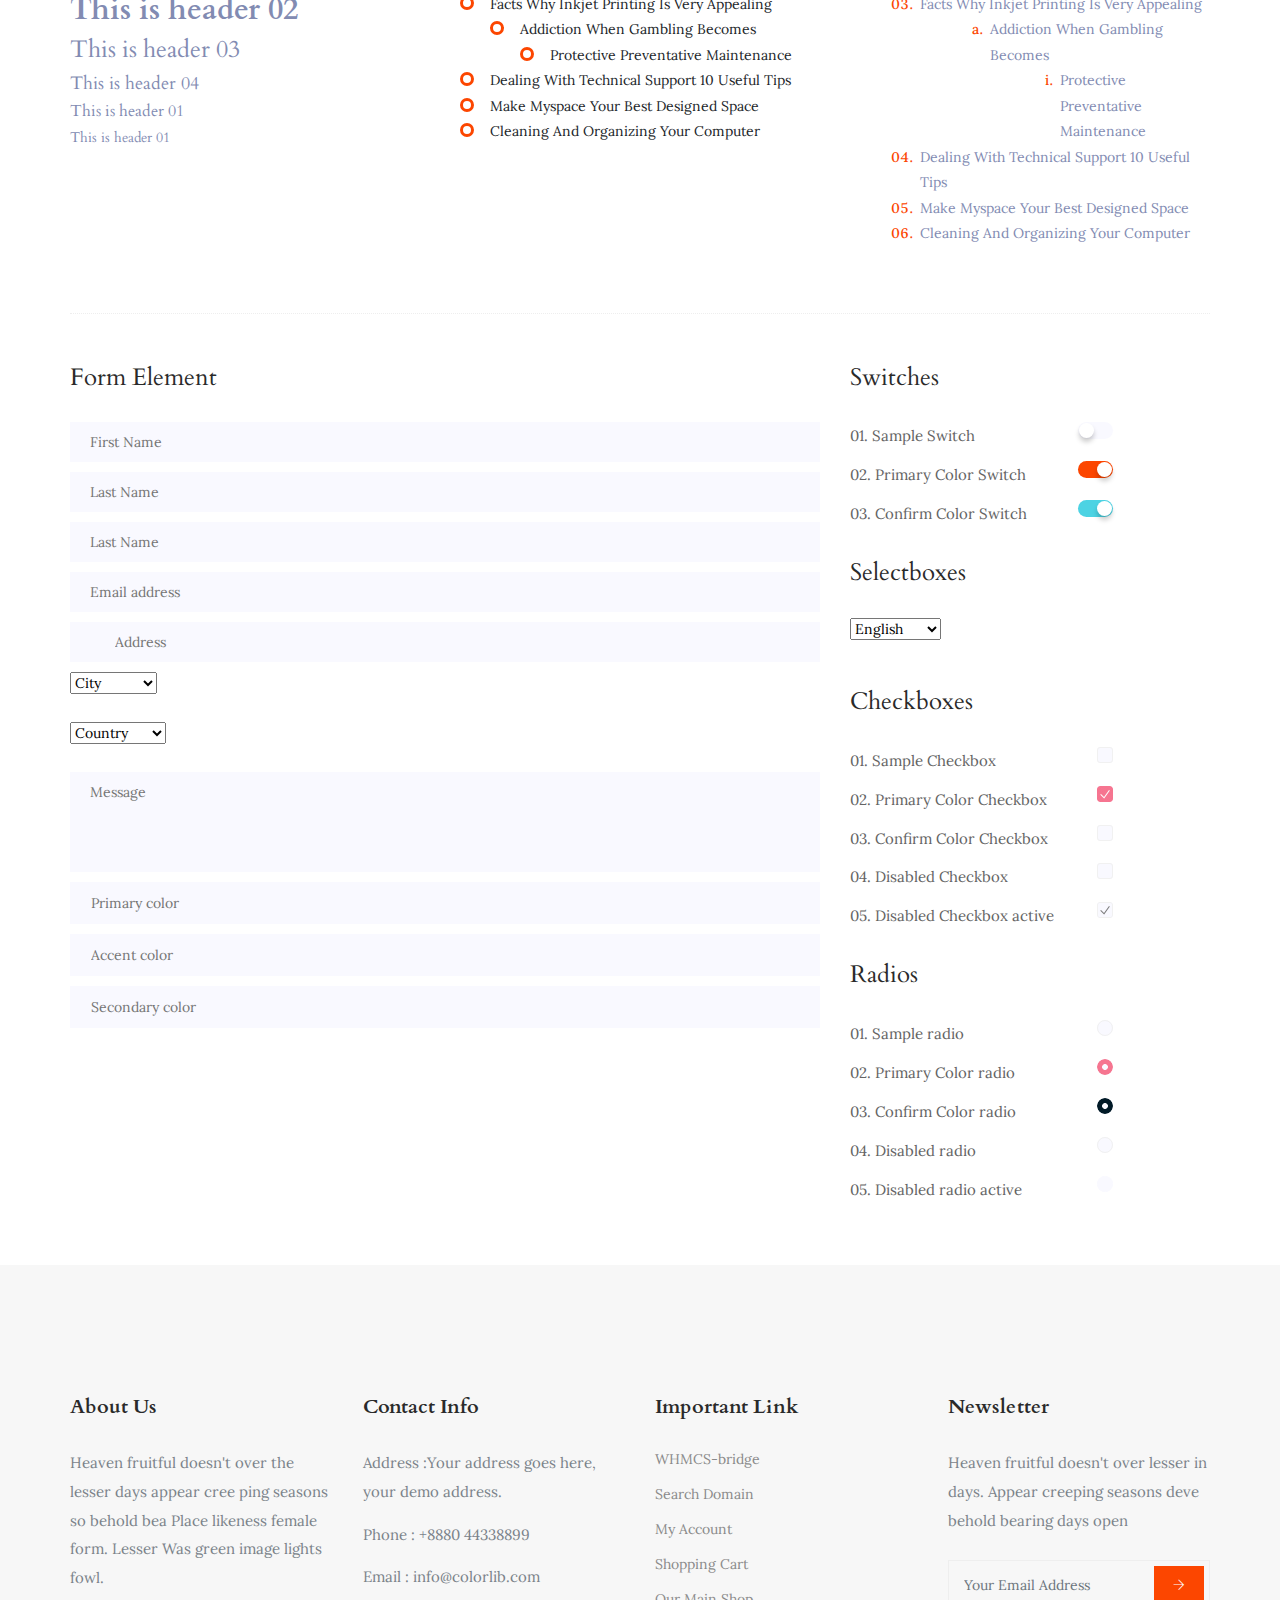
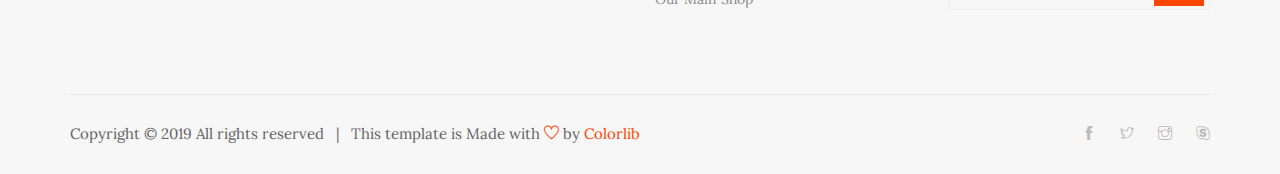
<file: elements.html>
<!doctype html>
<html lang="en">

<head>
    <!-- Required meta tags -->
    <meta charset="utf-8">
    <meta name="viewport" content="width=device-width, initial-scale=1, shrink-to-fit=no">
    <title>lifeleck BLOG || HOME</title>
    <link rel="icon" href="img/favicon.png">
    <!-- Bootstrap CSS -->
    <link rel="stylesheet" href="css/bootstrap.min.css">
    <!-- animate CSS -->
    <link rel="stylesheet" href="css/animate.css">
    <!-- owl carousel CSS -->
    <link rel="stylesheet" href="css/owl.carousel.min.css">
    <!-- themify CSS -->
    <link rel="stylesheet" href="css/themify-icons.css">
    <!-- flaticon CSS -->
    <link rel="stylesheet" href="css/liner_icon.css">
    <link rel="stylesheet" href="css/search.css">
    <!-- style CSS -->
    <link rel="stylesheet" href="css/style.css">
</head>

<body>
    <!--::header part start::-->
    <header class="main_menu">
        <div class="container">
            <div class="row align-items-center">
                <div class="col-lg-12">
                    <nav class="navbar navbar-expand-lg navbar-light">
                        <a class="navbar-brand" href="index.html"> <img src="img/logo.png" alt="logo"> </a>
                        <button class="navbar-toggler" type="button" data-toggle="collapse"
                            data-target="#navbarSupportedContent" aria-controls="navbarSupportedContent"
                            aria-expanded="false" aria-label="Toggle navigation">
                            <span class="navbar-toggler-icon"></span>
                        </button>

                        <div class="collapse navbar-collapse main-menu-item justify-content-center"
                            id="navbarSupportedContent">
                            <ul class="navbar-nav">
                                <li class="nav-item active">
                                    <a class="nav-link" href="index.html">Home</a>
                                </li>
                                <li class="nav-item">
                                    <a class="nav-link" href="archive.html">Archive</a>
                                </li>
                                <li class="nav-item">
                                    <a class="nav-link" href="category.html"> Category</a>
                                </li>
                                <li class="nav-item">
                                    <a class="nav-link" href="contact.html">Contact</a>
                                </li>
                                <li class="nav-item dropdown">
                                    <a class="nav-link dropdown-toggle" href="#" id="navbarDropdown" role="button" data-toggle="dropdown" aria-haspopup="true" aria-expanded="false">
                                        Pages
                                    </a>
                                    <div class="dropdown-menu" aria-labelledby="navbarDropdown">
                                        <a class="dropdown-item" href="single-blog.html">Single blog</a>
                                        <a class="dropdown-item" href="elements.html">elements</a>
                                    </div>
                                </li>
                            </ul>
                        </div>
                        <div class="header_social_icon d-none d-lg-block">
                            <ul>
                                <li>
                                    <div id="wrap">
                                        <form action="#" autocomplete="on">
                                            <input id="search" name="search" type="text" placeholder="Search here"><span class="ti-search"></span> 
                                        </form>
                                    </div>
                                </li>
                                <li><a href="#" class="d-none d-lg-block"><i class="ti-facebook"></i></a></li>
                                <li><a href="#" class="d-none d-lg-block"> <i class="ti-twitter-alt"></i></a></li>
                                <li><a href="#" class="d-none d-lg-block"><i class="ti-instagram"></i></a></li>
                                <li><a href="#" class="d-none d-lg-block"><i class="ti-skype"></i></a></li>
                            </ul>
                        </div>
                    </nav>
                </div>
            </div>
        </div>
    </header>
    <!-- Header part end-->

    <!-- breadcrumb start-->
    <section class="breadcrumb breadcrumb_bg align-items-center">
        <div class="container">
            <div class="row align-items-center justify-content-between">
                <div class="col-sm-6">
                    <div class="breadcrumb_tittle text-left">
                        <h2>elements</h2>
                    </div>
                </div>
                <div class="col-sm-6">
                    <div class="breadcrumb_content text-right">
                        <p>Home<span>/</span>elements</p>
                    </div>
                </div>
            </div>
        </div>
    </section>
    <!-- breadcrumb start-->
	
	<!-- End banner Area -->

	<!-- Start Sample Area -->
	<section class="sample-text-area">
		<div class="container box_1170">
			<h3 class="text-heading">Text Sample</h3>
			<p class="sample-text">
				Every avid independent filmmaker has <b>Bold</b> about making that <i>Italic</i> interest documentary, or short
				film to show off their creative prowess. Many have great ideas and want to “wow” the<sup>Superscript</sup> scene,
				or video renters with their big project. But once you have the<sub>Subscript</sub> “in the can” (no easy feat), how
				do you move from a <del>Strike</del> through of master DVDs with the <u>“Underline”</u> marked hand-written title
				inside a secondhand CD case, to a pile of cardboard boxes full of shiny new, retail-ready DVDs, with UPC barcodes
				and polywrap sitting on your doorstep? You need to create eye-popping artwork and have your project replicated.
				Using a reputable full service DVD Replication company like PacificDisc, Inc. to partner with is certainly a
				helpful option to ensure a professional end result, but to help with your DVD replication project, here are 4 easy
				steps to follow for good DVD replication results:

			</p>
		</div>
	</section>
	<!-- End Sample Area -->

	<!-- Start Button -->
	<section class="button-area">
		<div class="container box_1170 border-top-generic">
			<h3 class="text-heading">Sample Buttons</h3>
			<div class="button-group-area">
				<a href="#" class="genric-btn default">Default</a>
				<a href="#" class="genric-btn primary">Primary</a>
				<a href="#" class="genric-btn success">Success</a>
				<a href="#" class="genric-btn info">Info</a>
				<a href="#" class="genric-btn warning">Warning</a>
				<a href="#" class="genric-btn danger">Danger</a>
				<a href="#" class="genric-btn link">Link</a>
				<a href="#" class="genric-btn disable">Disable</a>
			</div>
			<div class="button-group-area mt-10">
				<a href="#" class="genric-btn default-border">Default</a>
				<a href="#" class="genric-btn primary-border">Primary</a>
				<a href="#" class="genric-btn success-border">Success</a>
				<a href="#" class="genric-btn info-border">Info</a>
				<a href="#" class="genric-btn warning-border">Warning</a>
				<a href="#" class="genric-btn danger-border">Danger</a>
				<a href="#" class="genric-btn link-border">Link</a>
				<a href="#" class="genric-btn disable">Disable</a>
			</div>
			<div class="button-group-area mt-40">
				<a href="#" class="genric-btn default radius">Default</a>
				<a href="#" class="genric-btn primary radius">Primary</a>
				<a href="#" class="genric-btn success radius">Success</a>
				<a href="#" class="genric-btn info radius">Info</a>
				<a href="#" class="genric-btn warning radius">Warning</a>
				<a href="#" class="genric-btn danger radius">Danger</a>
				<a href="#" class="genric-btn link radius">Link</a>
				<a href="#" class="genric-btn disable radius">Disable</a>
			</div>
			<div class="button-group-area mt-10">
				<a href="#" class="genric-btn default-border radius">Default</a>
				<a href="#" class="genric-btn primary-border radius">Primary</a>
				<a href="#" class="genric-btn success-border radius">Success</a>
				<a href="#" class="genric-btn info-border radius">Info</a>
				<a href="#" class="genric-btn warning-border radius">Warning</a>
				<a href="#" class="genric-btn danger-border radius">Danger</a>
				<a href="#" class="genric-btn link-border radius">Link</a>
				<a href="#" class="genric-btn disable radius">Disable</a>
			</div>
			<div class="button-group-area mt-40">
				<a href="#" class="genric-btn default circle">Default</a>
				<a href="#" class="genric-btn primary circle">Primary</a>
				<a href="#" class="genric-btn success circle">Success</a>
				<a href="#" class="genric-btn info circle">Info</a>
				<a href="#" class="genric-btn warning circle">Warning</a>
				<a href="#" class="genric-btn danger circle">Danger</a>
				<a href="#" class="genric-btn link circle">Link</a>
				<a href="#" class="genric-btn disable circle">Disable</a>
			</div>
			<div class="button-group-area mt-10">
				<a href="#" class="genric-btn default-border circle">Default</a>
				<a href="#" class="genric-btn primary-border circle">Primary</a>
				<a href="#" class="genric-btn success-border circle">Success</a>
				<a href="#" class="genric-btn info-border circle">Info</a>
				<a href="#" class="genric-btn warning-border circle">Warning</a>
				<a href="#" class="genric-btn danger-border circle">Danger</a>
				<a href="#" class="genric-btn link-border circle">Link</a>
				<a href="#" class="genric-btn disable circle">Disable</a>
			</div>
			<div class="button-group-area mt-40">
				<a href="#" class="genric-btn default circle arrow">Default<span class="lnr lnr-arrow-right"></span></a>
				<a href="#" class="genric-btn primary circle arrow">Primary<span class="lnr lnr-arrow-right"></span></a>
				<a href="#" class="genric-btn success circle arrow">Success<span class="lnr lnr-arrow-right"></span></a>
				<a href="#" class="genric-btn info circle arrow">Info<span class="lnr lnr-arrow-right"></span></a>
				<a href="#" class="genric-btn warning circle arrow">Warning<span class="lnr lnr-arrow-right"></span></a>
				<a href="#" class="genric-btn danger circle arrow">Danger<span class="lnr lnr-arrow-right"></span></a>
			</div>
			<div class="button-group-area mt-10">
				<a href="#" class="genric-btn default-border circle arrow">Default<span class="lnr lnr-arrow-right"></span></a>
				<a href="#" class="genric-btn primary-border circle arrow">Primary<span class="lnr lnr-arrow-right"></span></a>
				<a href="#" class="genric-btn success-border circle arrow">Success<span class="lnr lnr-arrow-right"></span></a>
				<a href="#" class="genric-btn info-border circle arrow">Info<span class="lnr lnr-arrow-right"></span></a>
				<a href="#" class="genric-btn warning-border circle arrow">Warning<span class="lnr lnr-arrow-right"></span></a>
				<a href="#" class="genric-btn danger-border circle arrow">Danger<span class="lnr lnr-arrow-right"></span></a>
			</div>
			<div class="button-group-area mt-40">
				<a href="#" class="genric-btn primary e-large">Extra Large</a>
				<a href="#" class="genric-btn success large">Large</a>
				<a href="#" class="genric-btn primary">Default</a>
				<a href="#" class="genric-btn success medium">Medium</a>
				<a href="#" class="genric-btn primary small">Small</a>
			</div>
			<div class="button-group-area mt-10">
				<a href="#" class="genric-btn primary-border e-large">Extra Large</a>
				<a href="#" class="genric-btn success-border large">Large</a>
				<a href="#" class="genric-btn primary-border">Default</a>
				<a href="#" class="genric-btn success-border medium">Medium</a>
				<a href="#" class="genric-btn primary-border small">Small</a>
			</div>
		</div>
	</section>
	<!-- End Button -->

	<!-- Start Align Area -->
	<div class="whole-wrap">
		<div class="container box_1170">
			<div class="section-top-border">
				<h3 class="mb-30">Left Aligned</h3>
				<div class="row">
					<div class="col-md-3">
						<img src="img/elements/d.jpg" alt="" class="img-fluid">
					</div>
					<div class="col-md-9 mt-sm-20">
						<p>Recently, the US Federal government banned online casinos from operating in America by making it illegal to
							transfer money to them through any US bank or payment system. As a result of this law, most of the popular
							online casino networks such as Party Gaming and PlayTech left the United States. Overnight, online casino
							players found themselves being chased by the Federal government. But, after a fortnight, the online casino
							industry came up with a solution and new online casinos started taking root. These began to operate under a
							different business umbrella, and by doing that, rendered the transfer of money to and from them legal. A major
							part of this was enlisting electronic banking systems that would accept this new clarification and start doing
							business with me. Listed in this article are the electronic banking systems that accept players from the United
							States that wish to play in online casinos.</p>
					</div>
				</div>
			</div>
			<div class="section-top-border text-right">
				<h3 class="mb-30">Right Aligned</h3>
				<div class="row">
					<div class="col-md-9">
						<p class="text-right">Over time, even the most sophisticated, memory packed computer can begin to run slow if we
							don’t do something to prevent it. The reason why has less to do with how computers are made and how they age and
							more to do with the way we use them. You see, all of the daily tasks that we do on our PC from running programs
							to downloading and deleting software can make our computer sluggish. To keep this from happening, you need to
							understand the reasons why your PC is getting slower and do something to keep your PC running at its best. You
							can do this through regular maintenance and PC performance optimization programs</p>
						<p class="text-right">Before we discuss all of the things that could be affecting your PC’s performance, let’s
							talk a little about what symptoms</p>
					</div>
					<div class="col-md-3">
						<img src="img/elements/d.jpg" alt="" class="img-fluid">
					</div>
				</div>
			</div>
			<div class="section-top-border">
				<h3 class="mb-30">Definition</h3>
				<div class="row">
					<div class="col-md-4">
						<div class="single-defination">
							<h4 class="mb-20">Definition 01</h4>
							<p>Recently, the US Federal government banned online casinos from operating in America by making it illegal to
								transfer money to them through any US bank or payment system. As a result of this law, most of the popular
								online casino networks</p>
						</div>
					</div>
					<div class="col-md-4">
						<div class="single-defination">
							<h4 class="mb-20">Definition 02</h4>
							<p>Recently, the US Federal government banned online casinos from operating in America by making it illegal to
								transfer money to them through any US bank or payment system. As a result of this law, most of the popular
								online casino networks</p>
						</div>
					</div>
					<div class="col-md-4">
						<div class="single-defination">
							<h4 class="mb-20">Definition 03</h4>
							<p>Recently, the US Federal government banned online casinos from operating in America by making it illegal to
								transfer money to them through any US bank or payment system. As a result of this law, most of the popular
								online casino networks</p>
						</div>
					</div>
				</div>
			</div>
			<div class="section-top-border">
				<h3 class="mb-30">Block Quotes</h3>
				<div class="row">
					<div class="col-lg-12">
						<blockquote class="generic-blockquote">
							“Recently, the US Federal government banned online casinos from operating in America by making it illegal to
							transfer money to them through any US bank or payment system. As a result of this law, most of the popular
							online casino networks such as Party Gaming and PlayTech left the United States. Overnight, online casino
							players found themselves being chased by the Federal government. But, after a fortnight, the online casino
							industry came up with a solution and new online casinos started taking root. These began to operate under a
							different business umbrella, and by doing that, rendered the transfer of money to and from them legal. A major
							part of this was enlisting electronic banking systems that would accept this new clarification and start doing
							business with me. Listed in this article are the electronic banking”
						</blockquote>
					</div>
				</div>
			</div>
			<div class="section-top-border">
				<h3 class="mb-30">Table</h3>
				<div class="progress-table-wrap">
					<div class="progress-table">
						<div class="table-head">
							<div class="serial">#</div>
							<div class="country">Countries</div>
							<div class="visit">Visits</div>
							<div class="percentage">Percentages</div>
						</div>
						<div class="table-row">
							<div class="serial">01</div>
							<div class="country"> <img src="img/elements/f1.jpg" alt="flag">Canada</div>
							<div class="visit">645032</div>
							<div class="percentage">
								<div class="progress">
									<div class="progress-bar color-1" role="progressbar" style="width: 80%" aria-valuenow="80" aria-valuemin="0"
									 aria-valuemax="100"></div>
								</div>
							</div>
						</div>
						<div class="table-row">
							<div class="serial">02</div>
							<div class="country"> <img src="img/elements/f2.jpg" alt="flag">Canada</div>
							<div class="visit">645032</div>
							<div class="percentage">
								<div class="progress">
									<div class="progress-bar color-2" role="progressbar" style="width: 30%" aria-valuenow="30" aria-valuemin="0"
									 aria-valuemax="100"></div>
								</div>
							</div>
						</div>
						<div class="table-row">
							<div class="serial">03</div>
							<div class="country"> <img src="img/elements/f3.jpg" alt="flag">Canada</div>
							<div class="visit">645032</div>
							<div class="percentage">
								<div class="progress">
									<div class="progress-bar color-3" role="progressbar" style="width: 55%" aria-valuenow="55" aria-valuemin="0"
									 aria-valuemax="100"></div>
								</div>
							</div>
						</div>
						<div class="table-row">
							<div class="serial">04</div>
							<div class="country"> <img src="img/elements/f4.jpg" alt="flag">Canada</div>
							<div class="visit">645032</div>
							<div class="percentage">
								<div class="progress">
									<div class="progress-bar color-4" role="progressbar" style="width: 60%" aria-valuenow="60" aria-valuemin="0"
									 aria-valuemax="100"></div>
								</div>
							</div>
						</div>
						<div class="table-row">
							<div class="serial">05</div>
							<div class="country"> <img src="img/elements/f5.jpg" alt="flag">Canada</div>
							<div class="visit">645032</div>
							<div class="percentage">
								<div class="progress">
									<div class="progress-bar color-5" role="progressbar" style="width: 40%" aria-valuenow="40" aria-valuemin="0"
									 aria-valuemax="100"></div>
								</div>
							</div>
						</div>
						<div class="table-row">
							<div class="serial">06</div>
							<div class="country"> <img src="img/elements/f6.jpg" alt="flag">Canada</div>
							<div class="visit">645032</div>
							<div class="percentage">
								<div class="progress">
									<div class="progress-bar color-6" role="progressbar" style="width: 70%" aria-valuenow="70" aria-valuemin="0"
									 aria-valuemax="100"></div>
								</div>
							</div>
						</div>
						<div class="table-row">
							<div class="serial">07</div>
							<div class="country"> <img src="img/elements/f7.jpg" alt="flag">Canada</div>
							<div class="visit">645032</div>
							<div class="percentage">
								<div class="progress">
									<div class="progress-bar color-7" role="progressbar" style="width: 30%" aria-valuenow="30" aria-valuemin="0"
									 aria-valuemax="100"></div>
								</div>
							</div>
						</div>
						<div class="table-row">
							<div class="serial">08</div>
							<div class="country"> <img src="img/elements/f8.jpg" alt="flag">Canada</div>
							<div class="visit">645032</div>
							<div class="percentage">
								<div class="progress">
									<div class="progress-bar color-8" role="progressbar" style="width: 60%" aria-valuenow="60" aria-valuemin="0"
									 aria-valuemax="100"></div>
								</div>
							</div>
						</div>
					</div>
				</div>
			</div>
			<div class="section-top-border">
				<h3>Image Gallery</h3>
				<div class="row gallery-item">
					<div class="col-md-4">
						<a href="img/elements/g1.jpg" class="img-pop-up">
							<div class="single-gallery-image" style="background: url(img/elements/g1.jpg);"></div>
						</a>
					</div>
					<div class="col-md-4">
						<a href="img/elements/g2.jpg" class="img-pop-up">
							<div class="single-gallery-image" style="background: url(img/elements/g2.jpg);"></div>
						</a>
					</div>
					<div class="col-md-4">
						<a href="img/elements/g3.jpg" class="img-pop-up">
							<div class="single-gallery-image" style="background: url(img/elements/g3.jpg);"></div>
						</a>
					</div>
					<div class="col-md-6">
						<a href="img/elements/g4.jpg" class="img-pop-up">
							<div class="single-gallery-image" style="background: url(img/elements/g4.jpg);"></div>
						</a>
					</div>
					<div class="col-md-6">
						<a href="img/elements/g5.jpg" class="img-pop-up">
							<div class="single-gallery-image" style="background: url(img/elements/g5.jpg);"></div>
						</a>
					</div>
					<div class="col-md-4">
						<a href="img/elements/g6.jpg" class="img-pop-up">
							<div class="single-gallery-image" style="background: url(img/elements/g6.jpg);"></div>
						</a>
					</div>
					<div class="col-md-4">
						<a href="img/elements/g7.jpg" class="img-pop-up">
							<div class="single-gallery-image" style="background: url(img/elements/g7.jpg);"></div>
						</a>
					</div>
					<div class="col-md-4">
						<a href="img/elements/g8.jpg" class="img-pop-up">
							<div class="single-gallery-image" style="background: url(img/elements/g8.jpg);"></div>
						</a>
					</div>
				</div>
			</div>
			<div class="section-top-border">
				<div class="row">
					<div class="col-md-4">
						<h3 class="mb-20">Image Gallery</h3>
						<div class="typography">
							<h1>This is header 01</h1>
							<h2>This is header 02</h2>
							<h3>This is header 03</h3>
							<h4>This is header 04</h4>
							<h5>This is header 01</h5>
							<h6>This is header 01</h6>
						</div>
					</div>
					<div class="col-md-4 mt-sm-30">
						<h3 class="mb-20">Unordered List</h3>
						<div class="">
							<ul class="unordered-list">
								<li>Fta Keys</li>
								<li>For Women Only Your Computer Usage</li>
								<li>Facts Why Inkjet Printing Is Very Appealing
									<ul>
										<li>Addiction When Gambling Becomes
											<ul>
												<li>Protective Preventative Maintenance</li>
											</ul>
										</li>
									</ul>
								</li>
								<li>Dealing With Technical Support 10 Useful Tips</li>
								<li>Make Myspace Your Best Designed Space</li>
								<li>Cleaning And Organizing Your Computer</li>
							</ul>
						</div>
					</div>
					<div class="col-md-4 mt-sm-30">
						<h3 class="mb-20">Ordered List</h3>
						<div class="">
							<ol class="ordered-list">
								<li><span>Fta Keys</span></li>
								<li><span>For Women Only Your Computer Usage</span></li>
								<li><span>Facts Why Inkjet Printing Is Very Appealing</span>
									<ol class="ordered-list-alpha">
										<li><span>Addiction When Gambling Becomes</span>
											<ol class="ordered-list-roman">
												<li><span>Protective Preventative Maintenance</span></li>
											</ol>
										</li>
									</ol>
								</li>
								<li><span>Dealing With Technical Support 10 Useful Tips</span></li>
								<li><span>Make Myspace Your Best Designed Space</span></li>
								<li><span>Cleaning And Organizing Your Computer</span></li>
							</ol>
						</div>
					</div>
				</div>
			</div>
			<div class="section-top-border">
				<div class="row">
					<div class="col-lg-8 col-md-8">
						<h3 class="mb-30">Form Element</h3>
						<form action="#">
							<div class="mt-10">
								<input type="text" name="first_name" placeholder="First Name" onfocus="this.placeholder = ''" onblur="this.placeholder = 'First Name'"
								 required class="single-input">
							</div>
							<div class="mt-10">
								<input type="text" name="last_name" placeholder="Last Name" onfocus="this.placeholder = ''" onblur="this.placeholder = 'Last Name'"
								 required class="single-input">
							</div>
							<div class="mt-10">
								<input type="text" name="last_name" placeholder="Last Name" onfocus="this.placeholder = ''" onblur="this.placeholder = 'Last Name'"
								 required class="single-input">
							</div>
							<div class="mt-10">
								<input type="email" name="EMAIL" placeholder="Email address" onfocus="this.placeholder = ''" onblur="this.placeholder = 'Email address'"
								 required class="single-input">
							</div>
							<div class="input-group-icon mt-10">
								<div class="icon"><i class="fa fa-thumb-tack" aria-hidden="true"></i></div>
								<input type="text" name="address" placeholder="Address" onfocus="this.placeholder = ''" onblur="this.placeholder = 'Address'"
								 required class="single-input">
							</div>
							<div class="input-group-icon mt-10">
								<div class="icon"><i class="fa fa-plane" aria-hidden="true"></i></div>
								<div class="form-select" id="default-select"">
											<select>
												<option value=" 1">City</option>
									<option value="1">Dhaka</option>
									<option value="1">Dilli</option>
									<option value="1">Newyork</option>
									<option value="1">Islamabad</option>
									</select>
								</div>
							</div>
							<div class="input-group-icon mt-10">
								<div class="icon"><i class="fa fa-globe" aria-hidden="true"></i></div>
								<div class="form-select" id="default-select"">
											<select>
												<option value=" 1">Country</option>
									<option value="1">Bangladesh</option>
									<option value="1">India</option>
									<option value="1">England</option>
									<option value="1">Srilanka</option>
									</select>
								</div>
							</div>

							<div class="mt-10">
								<textarea class="single-textarea" placeholder="Message" onfocus="this.placeholder = ''" onblur="this.placeholder = 'Message'"
								 required></textarea>
							</div>
							<!-- For Gradient Border Use -->
							<!-- <div class="mt-10">
										<div class="primary-input">
											<input id="primary-input" type="text" name="first_name" placeholder="Primary color" onfocus="this.placeholder = ''" onblur="this.placeholder = 'Primary color'">
											<label for="primary-input"></label>
										</div>
									</div> -->
							<div class="mt-10">
								<input type="text" name="first_name" placeholder="Primary color" onfocus="this.placeholder = ''" onblur="this.placeholder = 'Primary color'"
								 required class="single-input-primary">
							</div>
							<div class="mt-10">
								<input type="text" name="first_name" placeholder="Accent color" onfocus="this.placeholder = ''" onblur="this.placeholder = 'Accent color'"
								 required class="single-input-accent">
							</div>
							<div class="mt-10">
								<input type="text" name="first_name" placeholder="Secondary color" onfocus="this.placeholder = ''" onblur="this.placeholder = 'Secondary color'"
								 required class="single-input-secondary">
							</div>
						</form>
					</div>
					<div class="col-lg-3 col-md-4 mt-sm-30">
						<div class="single-element-widget">
							<h3 class="mb-30">Switches</h3>
							<div class="switch-wrap d-flex justify-content-between">
								<p>01. Sample Switch</p>
								<div class="primary-switch">
									<input type="checkbox" id="default-switch">
									<label for="default-switch"></label>
								</div>
							</div>
							<div class="switch-wrap d-flex justify-content-between">
								<p>02. Primary Color Switch</p>
								<div class="primary-switch">
									<input type="checkbox" id="primary-switch" checked>
									<label for="primary-switch"></label>
								</div>
							</div>
							<div class="switch-wrap d-flex justify-content-between">
								<p>03. Confirm Color Switch</p>
								<div class="confirm-switch">
									<input type="checkbox" id="confirm-switch" checked>
									<label for="confirm-switch"></label>
								</div>
							</div>
						</div>
						<div class="single-element-widget mt-30">
							<h3 class="mb-30">Selectboxes</h3>
							<div class="default-select" id="default-select"">
										<select>
											<option value=" 1">English</option>
								<option value="1">Spanish</option>
								<option value="1">Arabic</option>
								<option value="1">Portuguise</option>
								<option value="1">Bengali</option>
								</select>
							</div>
						</div>
						<div class="single-element-widget mt-30">
							<h3 class="mb-30">Checkboxes</h3>
							<div class="switch-wrap d-flex justify-content-between">
								<p>01. Sample Checkbox</p>
								<div class="primary-checkbox">
									<input type="checkbox" id="default-checkbox">
									<label for="default-checkbox"></label>
								</div>
							</div>
							<div class="switch-wrap d-flex justify-content-between">
								<p>02. Primary Color Checkbox</p>
								<div class="primary-checkbox">
									<input type="checkbox" id="primary-checkbox" checked>
									<label for="primary-checkbox"></label>
								</div>
							</div>
							<div class="switch-wrap d-flex justify-content-between">
								<p>03. Confirm Color Checkbox</p>
								<div class="confirm-checkbox">
									<input type="checkbox" id="confirm-checkbox">
									<label for="confirm-checkbox"></label>
								</div>
							</div>
							<div class="switch-wrap d-flex justify-content-between">
								<p>04. Disabled Checkbox</p>
								<div class="disabled-checkbox">
									<input type="checkbox" id="disabled-checkbox" disabled>
									<label for="disabled-checkbox"></label>
								</div>
							</div>
							<div class="switch-wrap d-flex justify-content-between">
								<p>05. Disabled Checkbox active</p>
								<div class="disabled-checkbox">
									<input type="checkbox" id="disabled-checkbox-active" checked disabled>
									<label for="disabled-checkbox-active"></label>
								</div>
							</div>
						</div>
						<div class="single-element-widget mt-30">
							<h3 class="mb-30">Radios</h3>
							<div class="switch-wrap d-flex justify-content-between">
								<p>01. Sample radio</p>
								<div class="primary-radio">
									<input type="checkbox" id="default-radio">
									<label for="default-radio"></label>
								</div>
							</div>
							<div class="switch-wrap d-flex justify-content-between">
								<p>02. Primary Color radio</p>
								<div class="primary-radio">
									<input type="checkbox" id="primary-radio" checked>
									<label for="primary-radio"></label>
								</div>
							</div>
							<div class="switch-wrap d-flex justify-content-between">
								<p>03. Confirm Color radio</p>
								<div class="confirm-radio">
									<input type="checkbox" id="confirm-radio" checked>
									<label for="confirm-radio"></label>
								</div>
							</div>
							<div class="switch-wrap d-flex justify-content-between">
								<p>04. Disabled radio</p>
								<div class="disabled-radio">
									<input type="checkbox" id="disabled-radio" disabled>
									<label for="disabled-radio"></label>
								</div>
							</div>
							<div class="switch-wrap d-flex justify-content-between">
								<p>05. Disabled radio active</p>
								<div class="disabled-radio">
									<input type="checkbox" id="disabled-radio-active" checked disabled>
									<label for="disabled-radio-active"></label>
								</div>
							</div>
						</div>
					</div>
				</div>
			</div>
		</div>
	</div>
	<!-- End Align Area -->


	 <!-- footer part start-->
	 <footer class="footer-area">
		<div class="container">
			<div class="row">
				<div class="col-xl-3 col-lg-6 col-sm-6 mb-4 mb-xl-0 single-footer-widget">
					<h4>about us</h4>
					<p>Heaven fruitful doesn't over the lesser days appear cree ping seasons so behold bea Place likeness female form. Lesser Was green image lights fowl.</p>
				</div>
				<div class="col-xl-3 col-lg-6 col-sm-6 mb-4 mb-xl-0 single-footer-widget">
					<h4>Contact Info</h4>
					<ul>
						<li><p>Address :Your address goes
								here, your demo address.</p></li>
						<li><p>Phone : +8880 44338899</p></li>
						<li><p>Email : info@colorlib.com</p></li>
					</ul>
				</div>
				<div class="col-xl-3 col-lg-6 col-sm-6 mb-4 mb-xl-0 single-footer-widget">
					<h4>Important Link</h4>
					<ul>
						<li><a href="#">WHMCS-bridge</a></li>
						<li><a href="#">Search Domain</a></li>
						<li><a href="#">My Account</a></li>
						<li><a href="#">Shopping Cart</a></li>
						<li><a href="#">Our  Main Shop</a></li>
					</ul>
				</div>
				<div class="col-xl-3 col-lg-6 col-sm-6 mb-4 mb-xl-0 single-footer-widget">
					<h4>Newsletter</h4>
					<p>Heaven fruitful doesn't over lesser in days. Appear creeping seasons deve behold bearing days open</p>
					<div class="form-wrap" id="mc_embed_signup">
						<form target="_blank" action="https://spondonit.us12.list-manage.com/subscribe/post?u=1462626880ade1ac87bd9c93a&amp;id=92a4423d01" method="get" class="form-inline">
							<input class="form-control" name="EMAIL" placeholder="Your Email Address" onfocus="this.placeholder = ''" onblur="this.placeholder = 'Your Email Address '" required="" type="email">
							<button class="click-btn btn btn-default text-uppercase"><i class="ti-arrow-right"></i></button>
							<div style="position: absolute; left: -5000px;">
								<input name="b_36c4fd991d266f23781ded980_aefe40901a" tabindex="-1" value="" type="text">
							</div>

							<div class="info"></div>
						</form>
					</div>
				</div>
			</div>
			<div class="copyright_text">
				<div class="row align-items-center">
					<div class="col-lg-8">
						<div class="copyright_part">
							<p class="footer-text m-0">Copyright © 2019 All rights reserved <span class="px-2">|</span> This template is Made with <a href="http://colorlib.com"><i class="ti-heart"></i></a> by <a href="http://colorlib.com">Colorlib</a></p>
						</div>
					</div>
					<div class="col-lg-4 text-center text-lg-right">
						<div class="footer-social">
							<a href="#"><i class="ti-facebook"></i></a>
							<a href="#"> <i class="ti-twitter"></i> </a>
							<a href="#"><i class="ti-instagram"></i></a>
							<a href="#"><i class="ti-skype"></i></a>
						</div>
					</div>
				</div>
			</div>
		</div>
	</footer>
    <!-- footer part end-->

	<!-- jquery plugins here-->
	<!-- jquery -->
	<script src="js/jquery-1.12.1.min.js"></script>
	<!-- popper js -->
	<script src="js/popper.min.js"></script>
	<!-- bootstrap js -->
	<script src="js/bootstrap.min.js"></script>
	<!-- custom js -->
	<script src="js/custom.js"></script>
</body>

</html>
</file>
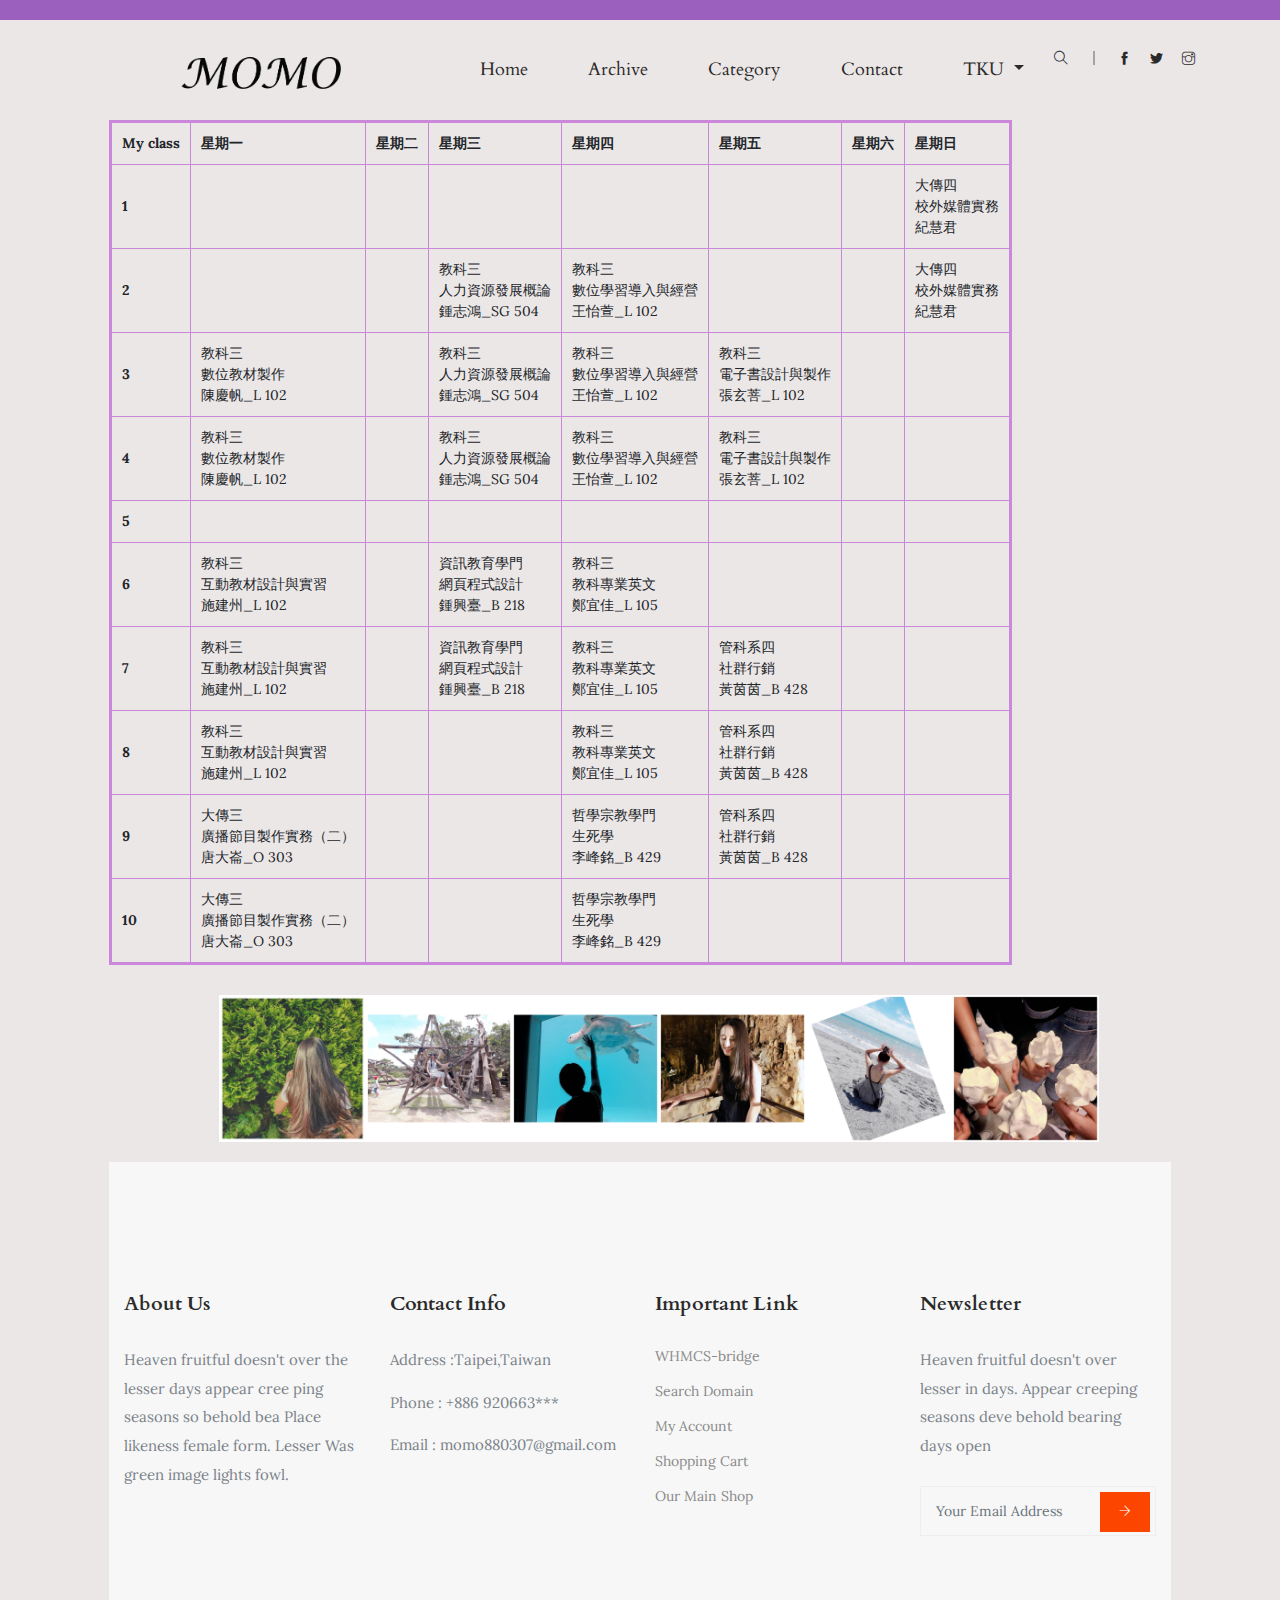
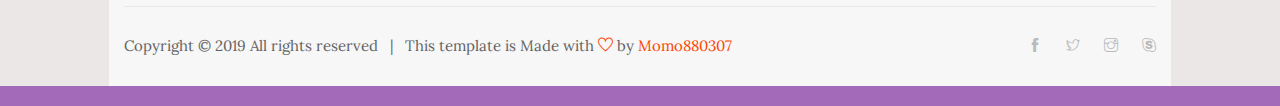
<file: my class.html>
<!DOCTYPE html>
<html lang="en">
<head>
    <meta charset="UTF-8">
    <meta name="viewport" content="width=device-width, initial-scale=1.0">
    <meta http-equiv="X-UA-Compatible" content="ie=edge">
    <title>MOMO'S BLOG || My Class</title>
    <link rel="icon" href="img/favicon.png">
        <!-- Bootstrap CSS -->
        <link rel="stylesheet" href="css/bootstrap.min.css">
        <!-- animate CSS -->
        <link rel="stylesheet" href="css/animate.css">
        <!-- owl carousel CSS -->
        <link rel="stylesheet" href="css/owl.carousel.min.css">
        <!-- themify CSS -->
        <link rel="stylesheet" href="css/themify-icons.css">
        <!-- flaticon CSS -->
        <link rel="stylesheet" href="css/liner_icon.css">
        <link rel="stylesheet" href="css/search.css">
        <!-- style CSS -->
        <link rel="stylesheet" href="css/style.css">
        <link rel="stylesheet" href="my resume.css">
</head>
<body>
 <!--::header part start::-->
    <header class="main_menu">
            <div class="container">
                <div class="row align-items-center">
                    <div class="col-lg-12">
                        <nav class="navbar navbar-expand-lg navbar-light">
                            <a class="navbar-brand" href="index.html"> <img src="img/LOGO_MOMO.png" alt="logo"> </a>
                            <button class="navbar-toggler" type="button" data-toggle="collapse"
                                data-target="#navbarSupportedContent" aria-controls="navbarSupportedContent"
                                aria-expanded="false" aria-label="Toggle navigation">
                                <span class="navbar-toggler-icon"></span>
                            </button>
    
                            <div class="collapse navbar-collapse main-menu-item justify-content-center"
                                id="navbarSupportedContent">
                                <ul class="navbar-nav">
                                    <li class="nav-item active">
                                        <a class="nav-link" href="index.html">Home</a>
                                    </li>
                                    <li class="nav-item">
                                        <a class="nav-link" href="archive.html">Archive</a>
                                    </li>
                                    <li class="nav-item">
                                        <a class="nav-link" href="category.html"> Category</a>
                                    </li>
                                    <li class="nav-item">
                                        <a class="nav-link" href="contact.html">Contact</a>
                                    </li>
                                    <li class="nav-item dropdown">
                                        <a class="nav-link dropdown-toggle" href="#" id="navbarDropdown" role="button" data-toggle="dropdown" aria-haspopup="true" aria-expanded="false">
                                            TKU
                                        </a>
                                        <div class="dropdown-menu" aria-labelledby="navbarDropdown">
                                            <a class="dropdown-item" href="w06/index.html">Demo</a>
                                            <a class="dropdown-item" href="my class.html">My Class</a>
                                            <a class="dropdown-item" href="my resume.html">My Resume</a>
                                            <a class="dropdown-item" href="project.html">project</a>
                                        </div>
                                    </li>
                                </ul>
                            </div>
                            <div class="header_social_icon d-none d-lg-block">
                                <ul>
                                    <li>
                                        <div id="wrap">
                                            <form action="#" autocomplete="on">
                                                <input id="search" name="search" type="text" placeholder="Search here"><span class="ti-search"></span> 
                                            </form>
                                        </div>
                                    </li>
                                    <li><a href="https://www.facebook.com/profile.php?id=100001139401251" class="d-none d-lg-block"><i class="ti-facebook"></i></a></li>
                                    <li><a href="https://twitter.com/?lang=zh-tw" class="d-none d-lg-block"> <i class="ti-twitter-alt"></i></a></li>
                                    <li><a href="https://www.instagram.com/momo880307/?hl=zh-tw" class="d-none d-lg-block"><i class="ti-instagram"></i></a></li>
                                    <li><a href="https://www.skype.com/zh-Hant/" class="d-none d-lg-block"><i class="ti-skyp"></i></a></li>
                                </ul>
                            </div>
                        </nav>
                    </div>
                </div>
            </div>
     </header>
<!-- Header part end--> 
        <duv class="row">
        <div class="col-10 mx-auto my-auto ">
        <div style="table-align: center;">
                    <table style= "border:3px #cb88db solid;" cellpadding="10" border='1'>
                    <thead class="thead-light >
                        <th weight=15% scope="col></th>
                        <th weight=15% >My class</th>
                        <th weight=15% >星期一</th>
                        <th weight=15% >星期二</th>
                        <th weight=15%>星期三</th>
                        <th weight=15% >星期四</th>
                        <th weight=15% >星期五</th>
                        <th weight=15%>星期六</th>
                        <th weight=15% >星期日</th>
                    </thead>
                    <tbody>
                      <tr>
                        <th class="align-middle">1</th>
                        <td class="align-middle"> </td>
                        <td class="align-middle"> </td>
                        <td class="align-middle"> </td>
                        <td></td>
                        <td></td>
                        <td></td>
                        <td class="align-middle">大傳四<br>
                                校外媒體實務<br>
                                紀慧君</td>
                      </tr>
                      <tr>
                            <th class="align-middle">2</th>
                            <td class="align-middle"> </td>
                            <td class="align-middle"> </td>
                            <td class="align-middle">
                                    教科三<br>
                                    人力資源發展概論<br>
                                    鍾志鴻_SG 504</td>
                            <td>教科三<br>
                                    數位學習導入與經營<br>
                                    王怡萱_L 102</td>
                            <td></td>
                            <td></td>
                            <td class="align-middle">大傳四<br>
                                    校外媒體實務<br>
                                    紀慧君</td>
                          </tr>
                      <tr>
                        <th class="align-middle">3</th>
                        <td class="align-middle">教科三<br>
                                數位教材製作<br>
                                陳慶帆_L 102</td>
                        <td class="align-middle"></td>
                        <td class="align-middle">教科三<br>
                                人力資源發展概論<br>
                                鍾志鴻_SG 504</td>
                        <td>教科三<br>
                                數位學習導入與經營<br>
                                王怡萱_L 102</td>
                        <td>教科三<br>
                                電子書設計與製作<br>
                                張玄菩_L 102</td>
                        <td></td>
                        <td class="align-middle"></td>
                      </tr>
                      <tr>
                        <th class="align-middle">4</th>
                        <td class="align-middle">教科三<br>
                                數位教材製作<br>
                                陳慶帆_L 102</td>
                        <td class="align-middle"></td>
                        <td class="align-middle">教科三<br>
                                人力資源發展概論<br>
                                鍾志鴻_SG 504</td>
                        <td>教科三<br>
                                數位學習導入與經營<br>
                                王怡萱_L 102</td>
                        <td>教科三<br>
                                電子書設計與製作<br>
                                張玄菩_L 102</td>
                        <td></td>
                        <td class="align-middle"></td>
                      </tr>
                      <tr>
                        <th class="align-middle">5</th>
                        <td class="align-middle"></td>
                        <td class="align-middle"></td>
                        <td class="align-middle"></td>
                        <td></td>
                        <td></td>
                        <td></td>
                        <td class="align-middle"></td>
                      </tr>
                        <tr>
                        <th class="align-middle">6</th>
                        <td class="align-middle">教科三<br>
                                互動教材設計與實習<br>
                                施建州_L 102
                                </td>
                        <td class="align-middle"></td>
                        <td class="align-middle">資訊教育學門<br>
                                網頁程式設計<br>
                                鍾興臺_B 218</td>
                        <td>教科三<br>
                                教科專業英文<br>
                                鄭宜佳_L 105</td>
                        <td></td>
                        <td></td>
                        <td class="align-middle"></td>
                      </tr>
                        <tr>
                        <th class="align-middle">7</th>
                        <td class="align-middle">教科三<br>
                                互動教材設計與實習<br>
                                施建州_L 102
                                </td>
                        <td class="align-middle"></td>
                        <td class="align-middle">資訊教育學門<br>
                                網頁程式設計<br>
                                鍾興臺_B 218</td>
                        <td>教科三<br>
                                教科專業英文<br>
                                鄭宜佳_L 105</td>
                        <td>管科系四<br>
                                社群行銷<br>
                                黃茵茵_B 428</td>
                        <td></td>
                        <td class="align-middle"></td>
                      </tr>
                        <tr>
                        <th class="align-middle">8</th>
                        <td class="align-middle">教科三<br>
                                互動教材設計與實習<br>
                                施建州_L 102
                                </td>
                        <td class="align-middle"></td>
                        <td class="align-middle"></td>
                        <td>教科三<br>
                                教科專業英文<br>
                                鄭宜佳_L 105</td>
                        <td>管科系四<br>
                                社群行銷<br>
                                黃茵茵_B 428</td>
                        <td></td>
                        <td class="align-middle"></td>
                      </tr>
                        <tr>
                        <th class="align-middle">9</th>
                        <td class="align-middle">大傳三<br>
                                廣播節目製作實務（二）<br>
                                唐大崙_O 303</td>
                        <td class="align-middle"></td>
                        <td class="align-middle"></td>
                        <td>哲學宗教學門<br>
                                生死學<br>
                                李峰銘_B 429</td>
                        <td>管科系四<br>
                                社群行銷<br>
                                黃茵茵_B 428</td>
                        <td></td>
                        <td class="align-middle"></td>
                      </tr>
                        <tr>
                        <th class="align-middle">10</th>
                        <td class="align-middle">大傳三<br>
                                廣播節目製作實務（二）<br>
                                唐大崙_O 303</td>
                        <td class="align-middle"></td>
                        <td class="align-middle"></td>
                        <td>哲學宗教學門<br>
                                生死學<br>
                                李峰銘_B 429</td>
                        <td></td>
                        <td></td>
                        <td class="align-middle"></td>
                      </tr>

                    </tbody>
                  </table>
                </div>
              </duv>
    <!-- social_connect_part part start-->
    <section class="social_connect_part">
                <div class="container-fluid">
                    <div class="row">
                        <div class="col-xl-10">
                            <div class="social_connect">
                            <div class="single-social_connect">
                                <div class="social_connect_img">
                                    <img src="img/449298.jpg"  alt="blog">
                                    <div class="social_connect_overlay " >
                                        <a href="https://www.instagram.com/p/B3wyWAchn0izjV80Fn64wij-2u--w7kkPqezMs0/"><span class="ti-instagram"></span></a> 
                                    </div>
                                </div>
                            </div>
                            <div class="single-social_connect">
                                <div class="social_connect_img">
                                    <img src="img/449302.jpg" class="" alt="blog">
                                    <div class="social_connect_overlay">
                                        <a href="https://www.instagram.com/p/BzaxKQHhlTLSnpDF3Mgyh4ZRcOIjja52VJVJjI0/"><span class="ti-instagram"></span></a> 
                                    </div>
                                </div>
                            </div>
                            <div class="single-social_connect">
                                <div class="social_connect_img">
                                    <img src="img/449303.jpg" class="" alt="blog">
                                    <div class="social_connect_overlay">
                                        <a href="https://www.instagram.com/p/BzYRSq-BCNlT2W_pyowvApDUhz2JUfFllwF5dA0/"><span class="ti-instagram"></span></a> 
                                    </div>
                                </div>
                            </div>
                            <div class="single-social_connect">
                                <div class="social_connect_img">
                                    <img src="img/449301.jpg" class="" alt="blog">
                                    <div class="social_connect_overlay">
                                        <a href="https://www.instagram.com/p/BzfvL7MhL-LGVWHghMfyr0xsh0OymqbrXrNbhs0/"><span class="ti-instagram"></span></a> 
                                    </div>
                                </div>
                            </div>
                            <div class="single-social_connect">
                                <div class="social_connect_img">
                                    <img src="img/449300.jpg" class="" alt="blog">
                                    <div class="social_connect_overlay">
                                        <a href="https://www.instagram.com/p/B1_gOl7hyoaKQzK1ns_9LgyNqC1zIN5t8D0Slc0/"><span class="ti-instagram"></span></a> 
                                    </div>
                                </div>
                            </div>
                            <div class="single-social_connect">
                                <div class="social_connect_img">
                                    <img src="img/449299.jpg" class="" alt="blog">
                                    <div class="social_connect_overlay">
                                        <a href="https://www.instagram.com/p/B1_gOl7hyoaKQzK1ns_9LgyNqC1zIN5t8D0Slc0/"><span class="ti-instagram"></span></a> 
                                    </div>
                                </div>
                            </div>
                        </div>
                    </div>
                    </div>
                </div>
            </section>
            <!-- social_connect_part part end-->
        
             <!-- footer part start-->
            <footer class="footer-area">
                <div class="container">
                    <div class="row">
                        <div class="col-xl-3 col-lg-6 col-sm-6 mb-4 mb-xl-0 single-footer-widget">
                            <h4>about us</h4>
                            <p>Heaven fruitful doesn't over the lesser days appear cree ping seasons so behold bea Place likeness female form. Lesser Was green image lights fowl.</p>
                        </div>
                        <div class="col-xl-3 col-lg-6 col-sm-6 mb-4 mb-xl-0 single-footer-widget">
                            <h4>Contact Info</h4>
                            <ul>
                                <li><p>Address :Taipei,Taiwan</p></li>
                                <li><p>Phone : +886 920663***</p></li>
                                <li><p>Email : momo880307@gmail.com</p></li>
                            </ul>
                        </div>
                        <div class="col-xl-3 col-lg-6 col-sm-6 mb-4 mb-xl-0 single-footer-widget">
                            <h4>Important Link</h4>
                            <ul>
                                <li><a href="#">WHMCS-bridge</a></li>
                                <li><a href="#">Search Domain</a></li>
                                <li><a href="#">My Account</a></li>
                                <li><a href="#">Shopping Cart</a></li>
                                <li><a href="#">Our  Main Shop</a></li>
                            </ul>
                        </div>
                        <div class="col-xl-3 col-lg-6 col-sm-6 mb-4 mb-xl-0 single-footer-widget">
                            <h4>Newsletter</h4>
                            <p>Heaven fruitful doesn't over lesser in days. Appear creeping seasons deve behold bearing days open</p>
                            <div class="form-wrap" id="mc_embed_signup">
                                <form target="_blank" action="https://spondonit.us12.list-manage.com/subscribe/post?u=1462626880ade1ac87bd9c93a&amp;id=92a4423d01" method="get" class="form-inline">
                                    <input class="form-control" name="EMAIL" placeholder="Your Email Address" onfocus="this.placeholder = ''" onblur="this.placeholder = 'Your Email Address '" required="" type="email">
                                    <button class="click-btn btn btn-default text-uppercase"><i class="ti-arrow-right"></i></button>
                                    <div style="position: absolute; left: -5000px;">
                                        <input name="b_36c4fd991d266f23781ded980_aefe40901a" tabindex="-1" value="" type="text">
                                    </div>
        
                                    <div class="info"></div>
                                </form>
                            </div>
                        </div>
                    </div>
                    <div class="copyright_text">
                        <div class="row align-items-center">
                            <div class="col-lg-8">
                                <div class="copyright_part">
                                    <p class="footer-text m-0">Copyright © 2019 All rights reserved <span class="px-2">|</span> This template is Made with <a href="http://colorlib.com"><i class="ti-heart"></i></a> by <a href="https://www.instagram.com/momo880307/?hl=zh-tw">Momo880307</a></p>
                                </div>
                            </div>
                            <div class="col-lg-4 text-center text-lg-right">
                                <div class="footer-social">
                                    <a href="https://www.facebook.com/profile.php?id=100001139401251"><i class="ti-facebook"></i></a>
                                    <a href="https://twitter.com/?lang=zh-tw"> <i class="ti-twitter"></i> </a>
                                    <a href="https://www.instagram.com/momo880307/?hl=zh-tw"><i class="ti-instagram"></i></a>
                                    <a href="https://www.skype.com/zh-Hant/"><i class="ti-skype"></i></a>
                                </div>
                            </div>
                        </div>
                    </div>
                </div>
            </footer>
            <!-- footer part end-->
    
            <!-- jquery -->
            <script src="js/jquery-1.12.1.min.js"></script>
            <!-- popper js -->
            <script src="js/popper.min.js"></script>
            <!-- bootstrap js -->
            <script src="js/bootstrap.min.js"></script>
            <!-- custom js -->
            <script src="js/custom.js"></script>
</body>
</html>
</file>
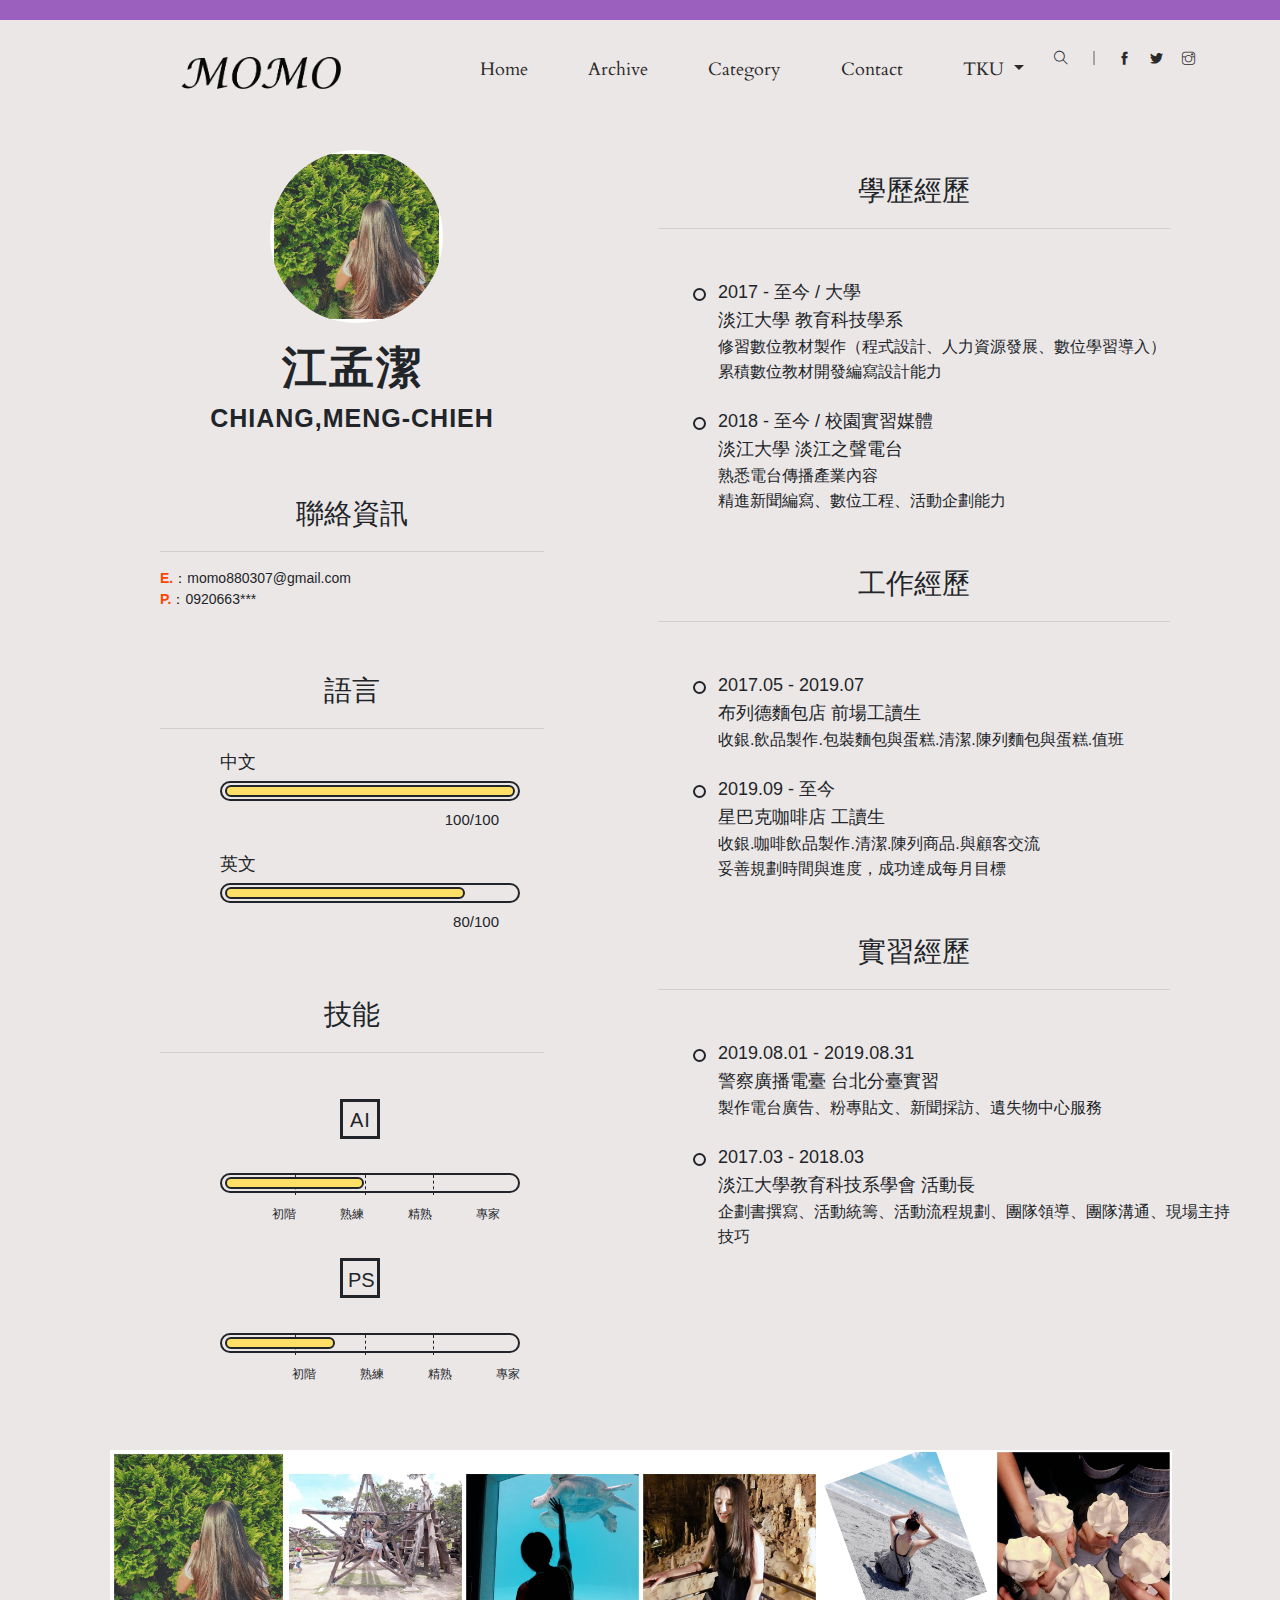
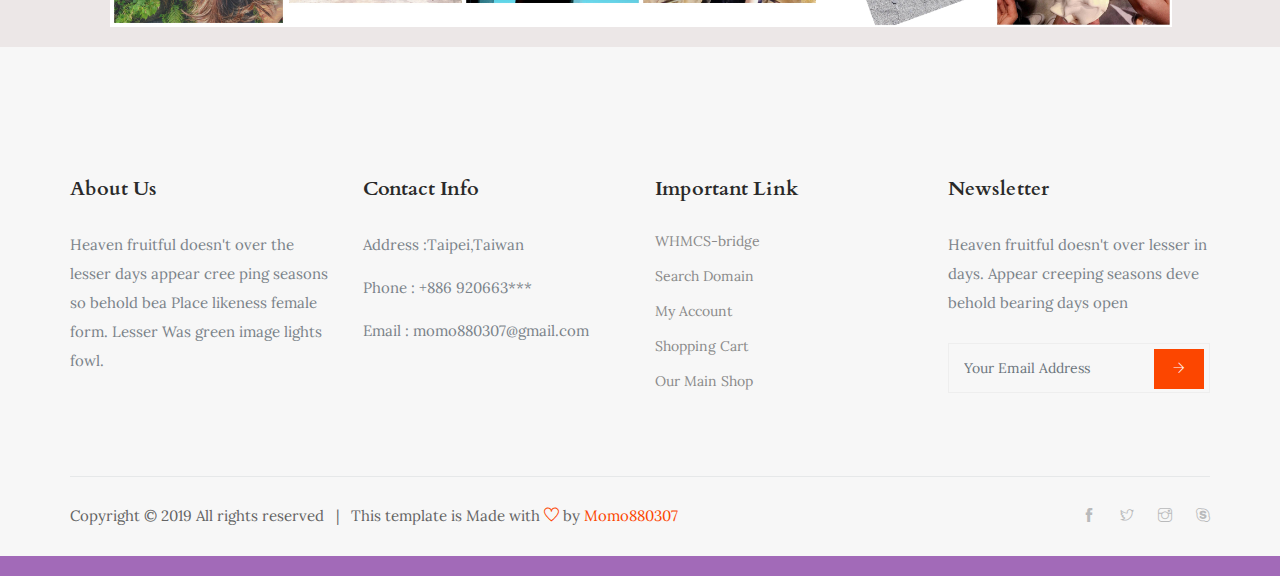
<file: my resume.html>
<!DOCTYPE html>
<html lang="en">
<head>
    <meta charset="UTF-8">
    <meta name="viewport" content="width=device-width, initial-scale=1.0">
    <meta http-equiv="X-UA-Compatible" content="ie=edge">
    <title>MOMO'S BLOG || My Class</title>
    <link rel="icon" href="img/favicon.png">
        <!-- Bootstrap CSS -->
        <link rel="stylesheet" href="css/bootstrap.min.css">
        <!-- animate CSS -->
        <link rel="stylesheet" href="css/animate.css">
        <!-- owl carousel CSS -->
        <link rel="stylesheet" href="css/owl.carousel.min.css">
        <!-- themify CSS -->
        <link rel="stylesheet" href="css/themify-icons.css">
        <!-- flaticon CSS -->
        <link rel="stylesheet" href="css/liner_icon.css">
        <link rel="stylesheet" href="css/search.css">
        <!-- style CSS -->
        <link rel="stylesheet" href="css/style.css">
        <link rel="stylesheet" href="my resume.css" >
</head>
<body>
 <!--::header part start::-->
    <header class="main_menu">
            <div class="container">
                <div class="row align-items-center">
                    <div class="col-lg-12">
                        <nav class="navbar navbar-expand-lg navbar-light">
                            <a class="navbar-brand" href="index.html"> <img src="img/LOGO_MOMO.png" alt="logo"> </a>
                            <button class="navbar-toggler" type="button" data-toggle="collapse"
                                data-target="#navbarSupportedContent" aria-controls="navbarSupportedContent"
                                aria-expanded="false" aria-label="Toggle navigation">
                                <span class="navbar-toggler-icon"></span>
                            </button>
    
                            <div class="collapse navbar-collapse main-menu-item justify-content-center"
                                id="navbarSupportedContent">
                                <ul class="navbar-nav">
                                    <li class="nav-item active">
                                        <a class="nav-link" href="index.html">Home</a>
                                    </li>
                                    <li class="nav-item">
                                        <a class="nav-link" href="archive.html">Archive</a>
                                    </li>
                                    <li class="nav-item">
                                        <a class="nav-link" href="category.html"> Category</a>
                                    </li>
                                    <li class="nav-item">
                                        <a class="nav-link" href="contact.html">Contact</a>
                                    </li>
                                    <li class="nav-item dropdown">
                                        <a class="nav-link dropdown-toggle" href="#" id="navbarDropdown" role="button" data-toggle="dropdown" aria-haspopup="true" aria-expanded="false">
                                            TKU
                                        </a>
                                        <div class="dropdown-menu" aria-labelledby="navbarDropdown">
                                            <a class="dropdown-item" href="w06/index.html">Demo</a>
                                            <a class="dropdown-item" href="my class.html">My Class</a>
                                            <a class="dropdown-item" href="my resume.html">My Resume</a>
                                            <a class="dropdown-item" href="project.html">project</a>
                                        </div>
                                    </li>
                                </ul>
                            </div>
                            <div class="header_social_icon d-none d-lg-block">
                                <ul>
                                    <li>
                                        <div id="wrap">
                                            <form action="#" autocomplete="on">
                                                <input id="search" name="search" type="text" placeholder="Search here"><span class="ti-search"></span> 
                                            </form>
                                        </div>
                                    </li>
                                    <li><a href="https://www.facebook.com/profile.php?id=100001139401251" class="d-none d-lg-block"><i class="ti-facebook"></i></a></li>
                                    <li><a href="https://twitter.com/?lang=zh-tw" class="d-none d-lg-block"> <i class="ti-twitter-alt"></i></a></li>
                                    <li><a href="https://www.instagram.com/momo880307/?hl=zh-tw" class="d-none d-lg-block"><i class="ti-instagram"></i></a></li>
                                    <li><a href="https://www.skype.com/zh-Hant/" class="d-none d-lg-block"><i class="ti-skyp"></i></a></li>
                                </ul>
                            </div>
                        </nav>
                    </div>
                </div>
            </div>
     </header>
<!-- Header part end--> 

    <div class="left">
  
        <div class="pic"><img src="../img/449298.jpg"style="border-radius:50%;"/></div>
      <!--   左名字 -->
        <div class="up_name">江孟潔<div class="up_engname">CHIANG,MENG-CHIEH</div>
        </div>
      <!-- 左聯絡方式 -->
        <div class="contact">聯絡資訊</div><hr/>
        <div class="contact_email"><b>E.</b>：momo880307@gmail.com</div>
        <div class="contact_phone"><b>P.</b>：0920663***</div>
      <!-- 左語言 -->
        <div class="language">語言</div><hr />
      <!-- 左語言中文 -->
        <div class="chinese">中文</div>
        <div class="chi_abilityouter"><div class="chi_abilityinner"></div></div>
        <div class="chi_number">100/100</div>
      <!-- 左語言英文 -->
        <div class="english">英文</div>
        <div class="eng_abilityouter"><div class="eng_abilityinner"></div></div>
        <div class="eng_number">80/100</div>
      <!-- 左技能   -->
        <div class="application">技能</div><hr />
      <!-- 左技能AI -->
        <div class="illus_icon">AI</div>
        <div class="illus_outer">
      <!-- 左技能AI_inner -->
          <div class="illus_inner">
            <div class="illus_inn"></div>
            <div class="illinn01"></div>
            <div class="illinn02"></div>
            <div class="illinn03"></div>
         </div>
      <!-- 左技能AI程度 -->
          <div class="illus_word">初階</div>
          <div class="illus_word">熟練</div>
          <div class="illus_word">精熟</div>
          <div class="illus_word">專家</div>
      </div>
      <!-- 左技能PS -->
        <div class="ps_icon">PS</div>
        <div class="ps_outer">
      <!-- 左技能PS_inner   -->
          <div class="ps_inner">
            <div class="ps_inn"></div>
            <div class="psinn01"></div>
            <div class="psinn02"></div>
            <div class="psinn03"></div>
         </div>
      <!-- 左技能PS程度 -->
          <div class="ps_word">初階</div>
          <div class="ps_word">熟練</div>
          <div class="ps_word">精熟</div>
          <div class="ps_word">專家</div>
      </div>
      </div>
      <!-- 左邊結束 -->
      <div class="right">
      <!-- 右學經歷 -->
        <div class="school">學歷經歷</div><hr />
      <!-- 右學經歷大學 -->
        <div class="collage">
          <div class="circle1"></div>
        <div class="ntust">2017 - 至今 / 大學<br />淡江大學 教育科技學系</div>
        <div class="collage1">修習數位教材製作（程式設計、人力資源發展、數位學習導入）<br />累積數位教材開發編寫設計能力</div></div>
      <!-- 右學經歷交換 -->
        <div class="exchange">
          <div class="circle2"></div>
        <div class="ex_par">2018 - 至今 / 校園實習媒體<br />淡江大學 淡江之聲電台</div>
        <div class="ex_par2">熟悉電台傳播產業內容<br />精進新聞編寫、數位工程、活動企劃能力</div></div>
      <!-- 右工作經歷 -->
        <div class="job">工作經歷</div><hr />
      <!-- 右工作經歷01 -->
        <div class="circle3"></div>
        <div class="job1">2017.05 - 2019.07</br>布列德麵包店 前場工讀生</div>
        <div class="job11">收銀.飲品製作.包裝麵包與蛋糕.清潔.陳列麵包與蛋糕.值班</div>
      <!-- 右工作經歷02 -->
        <div class="circle4"></div>
        <div class="job2">2019.09 - 至今</br>星巴克咖啡店 工讀生</div>
        <div class="job12">收銀.咖啡飲品製作.清潔.陳列商品.與顧客交流<br />妥善規劃時間與進度，成功達成每月目標</div>
      <!-- 右特殊經歷 -->
      <div class="special">實習經歷</div><hr />
      <!-- 右特殊經歷社團 -->
       <div class="circle3"></div>
        <div class="club">2019.08.01 - 2019.08.31</br>警察廣播電臺 台北分臺實習</div>
        <div class="club1">製作電台廣告、粉專貼文、新聞採訪、遺失物中心服務</div>
      <!-- 右經歷其他 -->
      <div class="circle2"></div>
        <div class="other">2017.03 - 2018.03</br>淡江大學教育科技系學會 活動長</div>
        <div class="other1">企劃書撰寫、活動統籌、活動流程規劃、團隊領導、團隊溝通、現場主持技巧</div>
      </div>
    <!-- social_connect_part part start-->
    <section class="social_connect_part">
            <div class="container-fluid">
                <div class="row">
                    <div class="col-xl-10">
                        <div class="social_connect">
                        <div class="single-social_connect">
                            <div class="social_connect_img">
                                <img src="img/449298.jpg" alt="blog">
                                <div class="social_connect_overlay " >
                                    <a href="https://www.instagram.com/p/B3wyWAchn0izjV80Fn64wij-2u--w7kkPqezMs0/"><span class="ti-instagram"></span></a> 
                                </div>
                            </div>
                        </div>
                        <div class="single-social_connect">
                            <div class="social_connect_img">
                                <img src="img/449302.jpg" class="" alt="blog">
                                <div class="social_connect_overlay">
                                    <a href="https://www.instagram.com/p/BzaxKQHhlTLSnpDF3Mgyh4ZRcOIjja52VJVJjI0/"><span class="ti-instagram"></span></a> 
                                </div>
                            </div>
                        </div>
                        <div class="single-social_connect">
                            <div class="social_connect_img">
                                <img src="img/449303.jpg" class="" alt="blog">
                                <div class="social_connect_overlay">
                                    <a href="https://www.instagram.com/p/BzYRSq-BCNlT2W_pyowvApDUhz2JUfFllwF5dA0/"><span class="ti-instagram"></span></a> 
                                </div>
                            </div>
                        </div>
                        <div class="single-social_connect">
                            <div class="social_connect_img">
                                <img src="img/449301.jpg" class="" alt="blog">
                                <div class="social_connect_overlay">
                                    <a href="https://www.instagram.com/p/BzfvL7MhL-LGVWHghMfyr0xsh0OymqbrXrNbhs0/"><span class="ti-instagram"></span></a> 
                                </div>
                            </div>
                        </div>
                        <div class="single-social_connect">
                            <div class="social_connect_img">
                                <img src="img/449300.jpg" class="" alt="blog">
                                <div class="social_connect_overlay">
                                    <a href="https://www.instagram.com/p/B1_gOl7hyoaKQzK1ns_9LgyNqC1zIN5t8D0Slc0/"><span class="ti-instagram"></span></a> 
                                </div>
                            </div>
                        </div>
                        <div class="single-social_connect">
                            <div class="social_connect_img">
                                <img src="img/449299.jpg" class="" alt="blog">
                                <div class="social_connect_overlay">
                                    <a href="https://www.instagram.com/p/B1_gOl7hyoaKQzK1ns_9LgyNqC1zIN5t8D0Slc0/"><span class="ti-instagram"></span></a> 
                                </div>
                            </div>
                        </div>
                    </div>
                </div>
                </div>
            </div>
        </section>
        <!-- social_connect_part part end-->
    
         <!-- footer part start-->
        <footer class="footer-area">
            <div class="container">
                <div class="row">
                    <div class="col-xl-3 col-lg-6 col-sm-6 mb-4 mb-xl-0 single-footer-widget">
                        <h4>about us</h4>
                        <p>Heaven fruitful doesn't over the lesser days appear cree ping seasons so behold bea Place likeness female form. Lesser Was green image lights fowl.</p>
                    </div>
                    <div class="col-xl-3 col-lg-6 col-sm-6 mb-4 mb-xl-0 single-footer-widget">
                        <h4>Contact Info</h4>
                        <ul>
                            <li><p>Address :Taipei,Taiwan</p></li>
                            <li><p>Phone : +886 920663***</p></li>
                            <li><p>Email : momo880307@gmail.com</p></li>
                        </ul>
                    </div>
                    <div class="col-xl-3 col-lg-6 col-sm-6 mb-4 mb-xl-0 single-footer-widget">
                        <h4>Important Link</h4>
                        <ul>
                            <li><a href="#">WHMCS-bridge</a></li>
                            <li><a href="#">Search Domain</a></li>
                            <li><a href="#">My Account</a></li>
                            <li><a href="#">Shopping Cart</a></li>
                            <li><a href="#">Our  Main Shop</a></li>
                        </ul>
                    </div>
                    <div class="col-xl-3 col-lg-6 col-sm-6 mb-4 mb-xl-0 single-footer-widget">
                        <h4>Newsletter</h4>
                        <p>Heaven fruitful doesn't over lesser in days. Appear creeping seasons deve behold bearing days open</p>
                        <div class="form-wrap" id="mc_embed_signup">
                            <form target="_blank" action="https://spondonit.us12.list-manage.com/subscribe/post?u=1462626880ade1ac87bd9c93a&amp;id=92a4423d01" method="get" class="form-inline">
                                <input class="form-control" name="EMAIL" placeholder="Your Email Address" onfocus="this.placeholder = ''" onblur="this.placeholder = 'Your Email Address '" required="" type="email">
                                <button class="click-btn btn btn-default text-uppercase"><i class="ti-arrow-right"></i></button>
                                <div style="position: absolute; left: -5000px;">
                                    <input name="b_36c4fd991d266f23781ded980_aefe40901a" tabindex="-1" value="" type="text">
                                </div>
    
                                <div class="info"></div>
                            </form>
                        </div>
                    </div>
                </div>
                <div class="copyright_text">
                    <div class="row align-items-center">
                        <div class="col-lg-8">
                            <div class="copyright_part">
                                <p class="footer-text m-0">Copyright © 2019 All rights reserved <span class="px-2">|</span> This template is Made with <a href="http://colorlib.com"><i class="ti-heart"></i></a> by <a href="https://www.instagram.com/momo880307/?hl=zh-tw">Momo880307</a></p>
                            </div>
                        </div>
                        <div class="col-lg-4 text-center text-lg-right">
                            <div class="footer-social">
                                <a href="https://www.facebook.com/profile.php?id=100001139401251"><i class="ti-facebook"></i></a>
                                <a href="https://twitter.com/?lang=zh-tw"> <i class="ti-twitter"></i> </a>
                                <a href="https://www.instagram.com/momo880307/?hl=zh-tw"><i class="ti-instagram"></i></a>
                                <a href="https://www.skype.com/zh-Hant/"><i class="ti-skype"></i></a>
                            </div>
                        </div>
                    </div>
                </div>
            </div>
        </footer>
        <!-- footer part end-->

        <!-- jquery -->
        <script src="js/jquery-1.12.1.min.js"></script>
        <!-- popper js -->
        <script src="js/popper.min.js"></script>
        <!-- bootstrap js -->
        <script src="js/bootstrap.min.js"></script>
        <!-- custom js -->
        <script src="js/custom.js"></script>
</body>
</file>
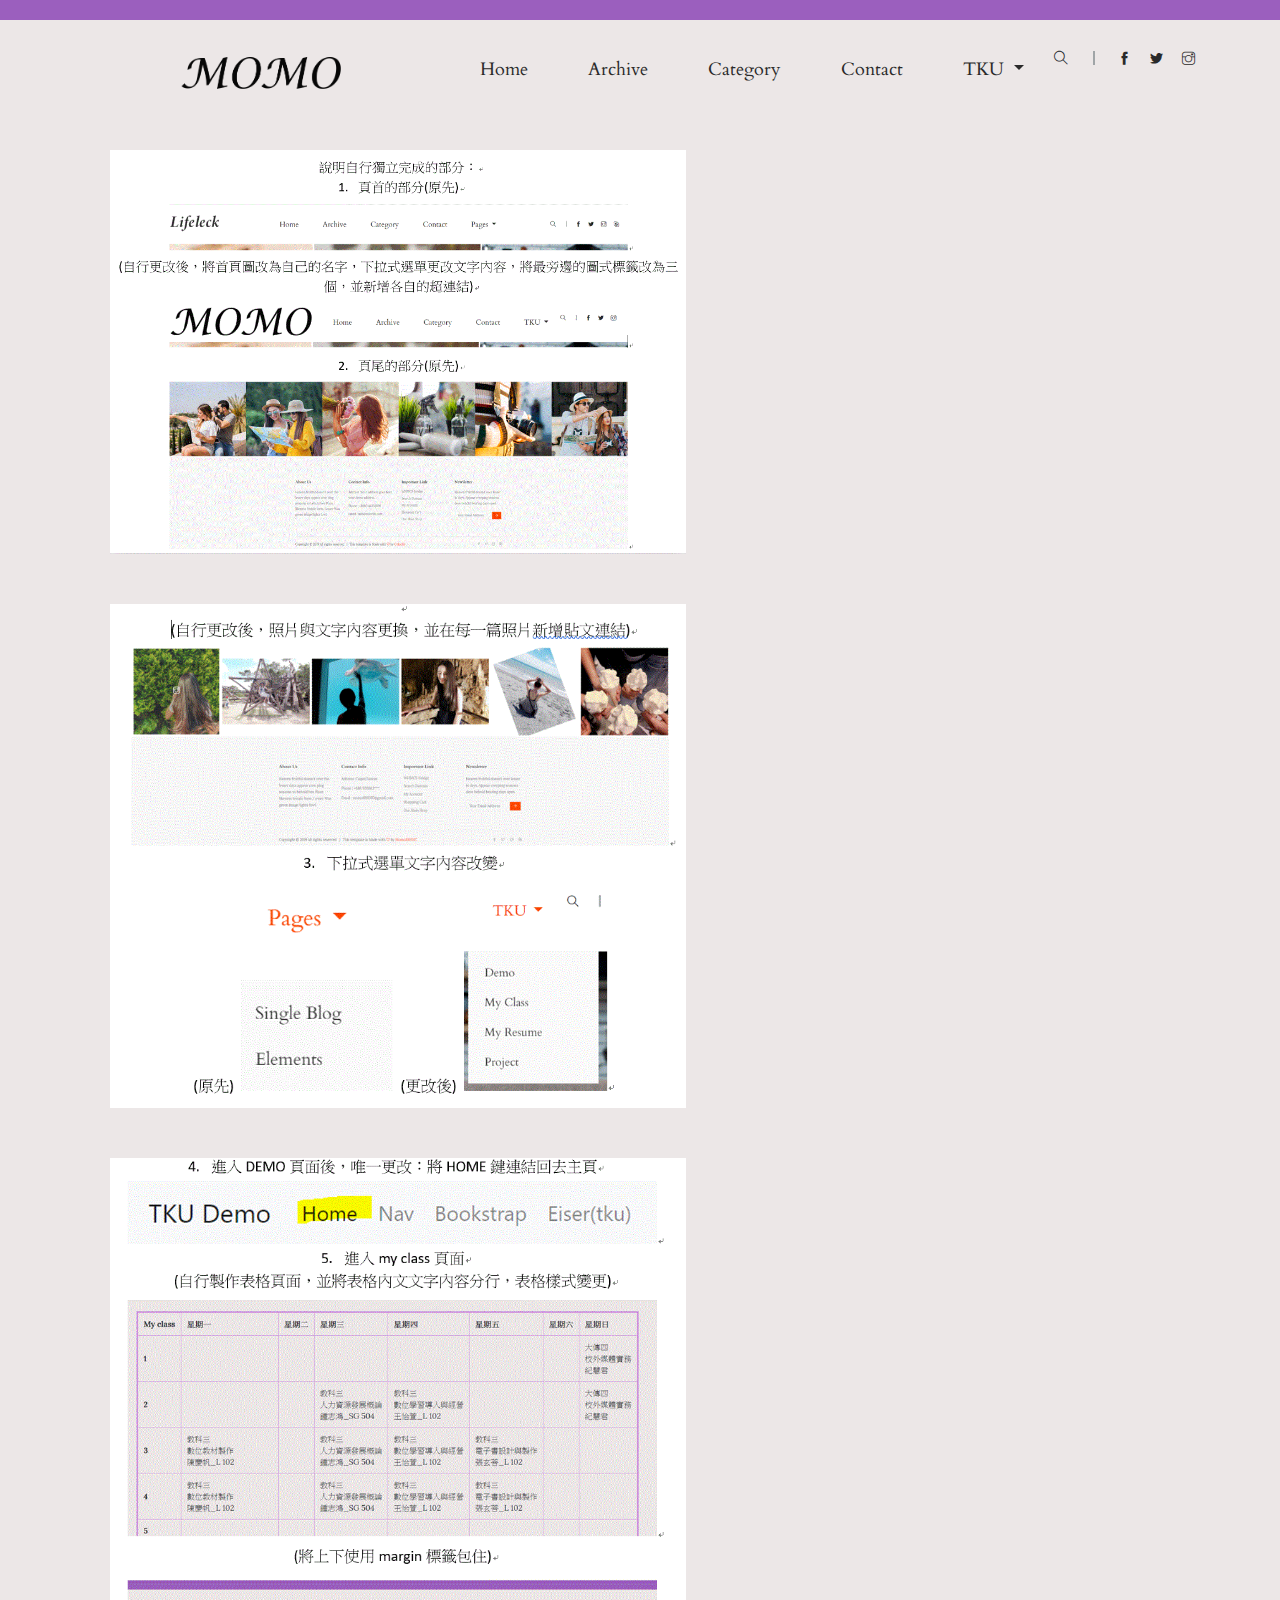
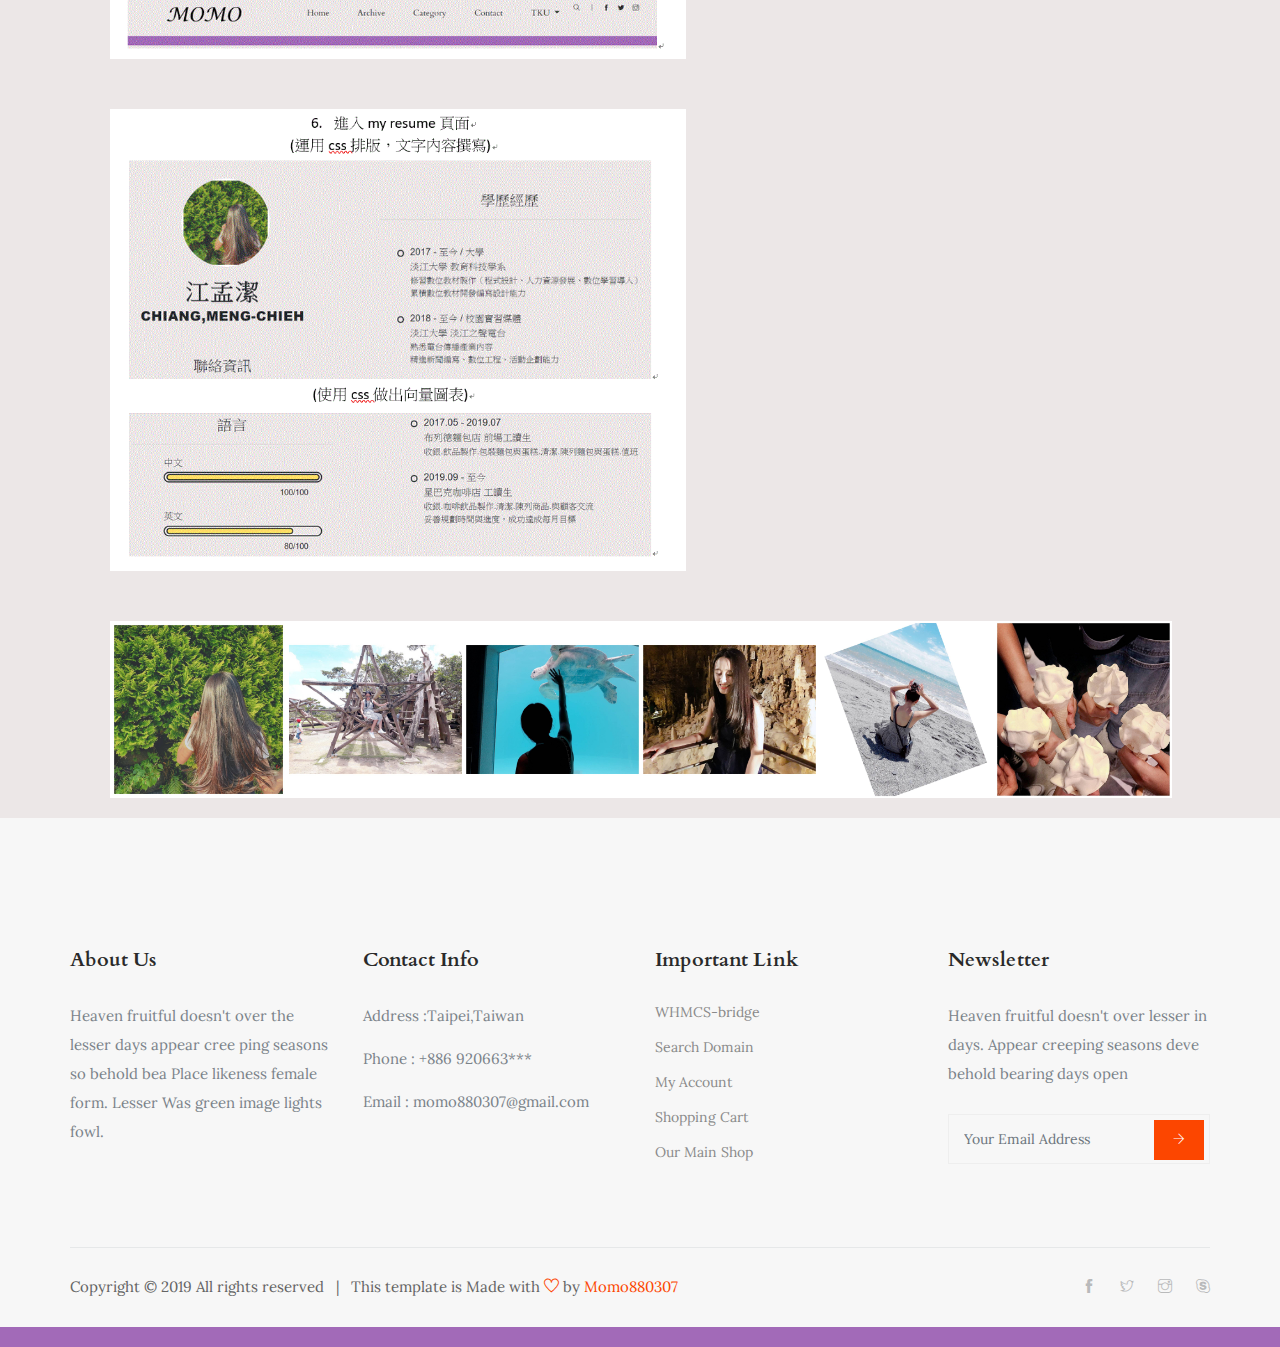
<file: project.html>
<!DOCTYPE html>
<html lang="en">
<head>
    <meta charset="UTF-8">
    <meta name="viewport" content="width=device-width, initial-scale=1.0">
    <meta http-equiv="X-UA-Compatible" content="ie=edge">
    <title>MOMO'S BLOG || My Class</title>
    <link rel="icon" href="img/favicon.png">
        <!-- Bootstrap CSS -->
        <link rel="stylesheet" href="css/bootstrap.min.css">
        <!-- animate CSS -->
        <link rel="stylesheet" href="css/animate.css">
        <!-- owl carousel CSS -->
        <link rel="stylesheet" href="css/owl.carousel.min.css">
        <!-- themify CSS -->
        <link rel="stylesheet" href="css/themify-icons.css">
        <!-- flaticon CSS -->
        <link rel="stylesheet" href="css/liner_icon.css">
        <link rel="stylesheet" href="css/search.css">
        <!-- style CSS -->
        <link rel="stylesheet" href="css/style.css">
        <link rel="stylesheet" href="my resume.css">
</head>
<body>
 <!--::header part start::-->
 <header class="main_menu">
        <div class="container">
            <div class="row align-items-center">
                <div class="col-lg-12">
                    <nav class="navbar navbar-expand-lg navbar-light">
                        <a class="navbar-brand" href="index.html"> <img src="img/LOGO_MOMO.png" alt="logo"> </a>
                        <button class="navbar-toggler" type="button" data-toggle="collapse"
                            data-target="#navbarSupportedContent" aria-controls="navbarSupportedContent"
                            aria-expanded="false" aria-label="Toggle navigation">
                            <span class="navbar-toggler-icon"></span>
                        </button>

                        <div class="collapse navbar-collapse main-menu-item justify-content-center"
                            id="navbarSupportedContent">
                            <ul class="navbar-nav">
                                <li class="nav-item active">
                                    <a class="nav-link" href="index.html">Home</a>
                                </li>
                                <li class="nav-item">
                                    <a class="nav-link" href="archive.html">Archive</a>
                                </li>
                                <li class="nav-item">
                                    <a class="nav-link" href="category.html"> Category</a>
                                </li>
                                <li class="nav-item">
                                    <a class="nav-link" href="contact.html">Contact</a>
                                </li>
                                <li class="nav-item dropdown">
                                    <a class="nav-link dropdown-toggle" href="#" id="navbarDropdown" role="button" data-toggle="dropdown" aria-haspopup="true" aria-expanded="false">
                                        TKU
                                    </a>
                                    <div class="dropdown-menu" aria-labelledby="navbarDropdown">
                                        <a class="dropdown-item" href="w06/index.html">Demo</a>
                                        <a class="dropdown-item" href="my class.html">My Class</a>
                                        <a class="dropdown-item" href="my resume.html">My Resume</a>
                                        <a class="dropdown-item" href="project.html">project</a>
                                    </div>
                                </li>
                            </ul>
                        </div>
                        <div class="header_social_icon d-none d-lg-block">
                            <ul>
                                <li>
                                    <div id="wrap">
                                        <form action="#" autocomplete="on">
                                            <input id="search" name="search" type="text" placeholder="Search here"><span class="ti-search"></span> 
                                        </form>
                                    </div>
                                </li>
                                <li><a href="https://www.facebook.com/profile.php?id=100001139401251" class="d-none d-lg-block"><i class="ti-facebook"></i></a></li>
                                <li><a href="https://twitter.com/?lang=zh-tw" class="d-none d-lg-block"> <i class="ti-twitter-alt"></i></a></li>
                                <li><a href="https://www.instagram.com/momo880307/?hl=zh-tw" class="d-none d-lg-block"><i class="ti-instagram"></i></a></li>
                                <li><a href="https://www.skype.com/zh-Hant/" class="d-none d-lg-block"><i class="ti-skyp"></i></a></li>
                            </ul>
                        </div>
                    </nav>
                </div>
            </div>
        </div>
 </header>
<div class="img_1"><img src="1.GIF"></div>
<div class="img_2"><img src="2.GIF"></div>
<div class="img_3"><img src="3.GIF"></div>
<div class="img_4"><img src="4.GIF"></div>
   <!-- social_connect_part part start-->
   <section class="social_connect_part">
        <div class="container-fluid">
            <div class="row">
                <div class="col-xl-10">
                    <div class="social_connect">
                    <div class="single-social_connect">
                        <div class="social_connect_img">
                            <img src="img/449298.jpg" alt="blog">
                            <div class="social_connect_overlay " >
                                <a href="https://www.instagram.com/p/B3wyWAchn0izjV80Fn64wij-2u--w7kkPqezMs0/"><span class="ti-instagram"></span></a> 
                            </div>
                        </div>
                    </div>
                    <div class="single-social_connect">
                        <div class="social_connect_img">
                            <img src="img/449302.jpg" class="" alt="blog">
                            <div class="social_connect_overlay">
                                <a href="https://www.instagram.com/p/BzaxKQHhlTLSnpDF3Mgyh4ZRcOIjja52VJVJjI0/"><span class="ti-instagram"></span></a> 
                            </div>
                        </div>
                    </div>
                    <div class="single-social_connect">
                        <div class="social_connect_img">
                            <img src="img/449303.jpg" class="" alt="blog">
                            <div class="social_connect_overlay">
                                <a href="https://www.instagram.com/p/BzYRSq-BCNlT2W_pyowvApDUhz2JUfFllwF5dA0/"><span class="ti-instagram"></span></a> 
                            </div>
                        </div>
                    </div>
                    <div class="single-social_connect">
                        <div class="social_connect_img">
                            <img src="img/449301.jpg" class="" alt="blog">
                            <div class="social_connect_overlay">
                                <a href="https://www.instagram.com/p/BzfvL7MhL-LGVWHghMfyr0xsh0OymqbrXrNbhs0/"><span class="ti-instagram"></span></a> 
                            </div>
                        </div>
                    </div>
                    <div class="single-social_connect">
                        <div class="social_connect_img">
                            <img src="img/449300.jpg" class="" alt="blog">
                            <div class="social_connect_overlay">
                                <a href="https://www.instagram.com/p/B1_gOl7hyoaKQzK1ns_9LgyNqC1zIN5t8D0Slc0/"><span class="ti-instagram"></span></a> 
                            </div>
                        </div>
                    </div>
                    <div class="single-social_connect">
                        <div class="social_connect_img">
                            <img src="img/449299.jpg" class="" alt="blog">
                            <div class="social_connect_overlay">
                                <a href="https://www.instagram.com/p/B1_gOl7hyoaKQzK1ns_9LgyNqC1zIN5t8D0Slc0/"><span class="ti-instagram"></span></a> 
                            </div>
                        </div>
                    </div>
                </div>
            </div>
            </div>
        </div>
    </section>
    <!-- social_connect_part part end-->
<!-- footer part start-->
<footer class="footer-area">
        <div class="container">
            <div class="row">
                <div class="col-xl-3 col-lg-6 col-sm-6 mb-4 mb-xl-0 single-footer-widget">
                    <h4>about us</h4>
                    <p>Heaven fruitful doesn't over the lesser days appear cree ping seasons so behold bea Place likeness female form. Lesser Was green image lights fowl.</p>
                </div>
                <div class="col-xl-3 col-lg-6 col-sm-6 mb-4 mb-xl-0 single-footer-widget">
                    <h4>Contact Info</h4>
                    <ul>
                        <li><p>Address :Taipei,Taiwan</p></li>
                        <li><p>Phone : +886 920663***</p></li>
                        <li><p>Email : momo880307@gmail.com</p></li>
                    </ul>
                </div>
                <div class="col-xl-3 col-lg-6 col-sm-6 mb-4 mb-xl-0 single-footer-widget">
                    <h4>Important Link</h4>
                    <ul>
                        <li><a href="#">WHMCS-bridge</a></li>
                        <li><a href="#">Search Domain</a></li>
                        <li><a href="#">My Account</a></li>
                        <li><a href="#">Shopping Cart</a></li>
                        <li><a href="#">Our  Main Shop</a></li>
                    </ul>
                </div>
                <div class="col-xl-3 col-lg-6 col-sm-6 mb-4 mb-xl-0 single-footer-widget">
                    <h4>Newsletter</h4>
                    <p>Heaven fruitful doesn't over lesser in days. Appear creeping seasons deve behold bearing days open</p>
                    <div class="form-wrap" id="mc_embed_signup">
                        <form target="_blank" action="https://spondonit.us12.list-manage.com/subscribe/post?u=1462626880ade1ac87bd9c93a&amp;id=92a4423d01" method="get" class="form-inline">
                            <input class="form-control" name="EMAIL" placeholder="Your Email Address" onfocus="this.placeholder = ''" onblur="this.placeholder = 'Your Email Address '" required="" type="email">
                            <button class="click-btn btn btn-default text-uppercase"><i class="ti-arrow-right"></i></button>
                            <div style="position: absolute; left: -5000px;">
                                <input name="b_36c4fd991d266f23781ded980_aefe40901a" tabindex="-1" value="" type="text">
                            </div>

                            <div class="info"></div>
                        </form>
                    </div>
                </div>
            </div>
            <div class="copyright_text">
                <div class="row align-items-center">
                    <div class="col-lg-8">
                        <div class="copyright_part">
                            <p class="footer-text m-0">Copyright © 2019 All rights reserved <span class="px-2">|</span> This template is Made with <a href="http://colorlib.com"><i class="ti-heart"></i></a> by <a href="https://www.instagram.com/momo880307/?hl=zh-tw">Momo880307</a></p>
                        </div>
                    </div>
                    <div class="col-lg-4 text-center text-lg-right">
                        <div class="footer-social">
                            <a href="https://www.facebook.com/profile.php?id=100001139401251"><i class="ti-facebook"></i></a>
                            <a href="https://twitter.com/?lang=zh-tw"> <i class="ti-twitter"></i> </a>
                            <a href="https://www.instagram.com/momo880307/?hl=zh-tw"><i class="ti-instagram"></i></a>
                            <a href="https://www.skype.com/zh-Hant/"><i class="ti-skype"></i></a>
                        </div>
                    </div>
                </div>
            </div>
        </div>
    </footer>
    <!-- footer part end-->

    <!-- jquery -->
    <script src="js/jquery-1.12.1.min.js"></script>
    <!-- popper js -->
    <script src="js/popper.min.js"></script>
    <!-- bootstrap js -->
    <script src="js/bootstrap.min.js"></script>
    <!-- custom js -->
    <script src="js/custom.js"></script>
</body>
</html>
</file>
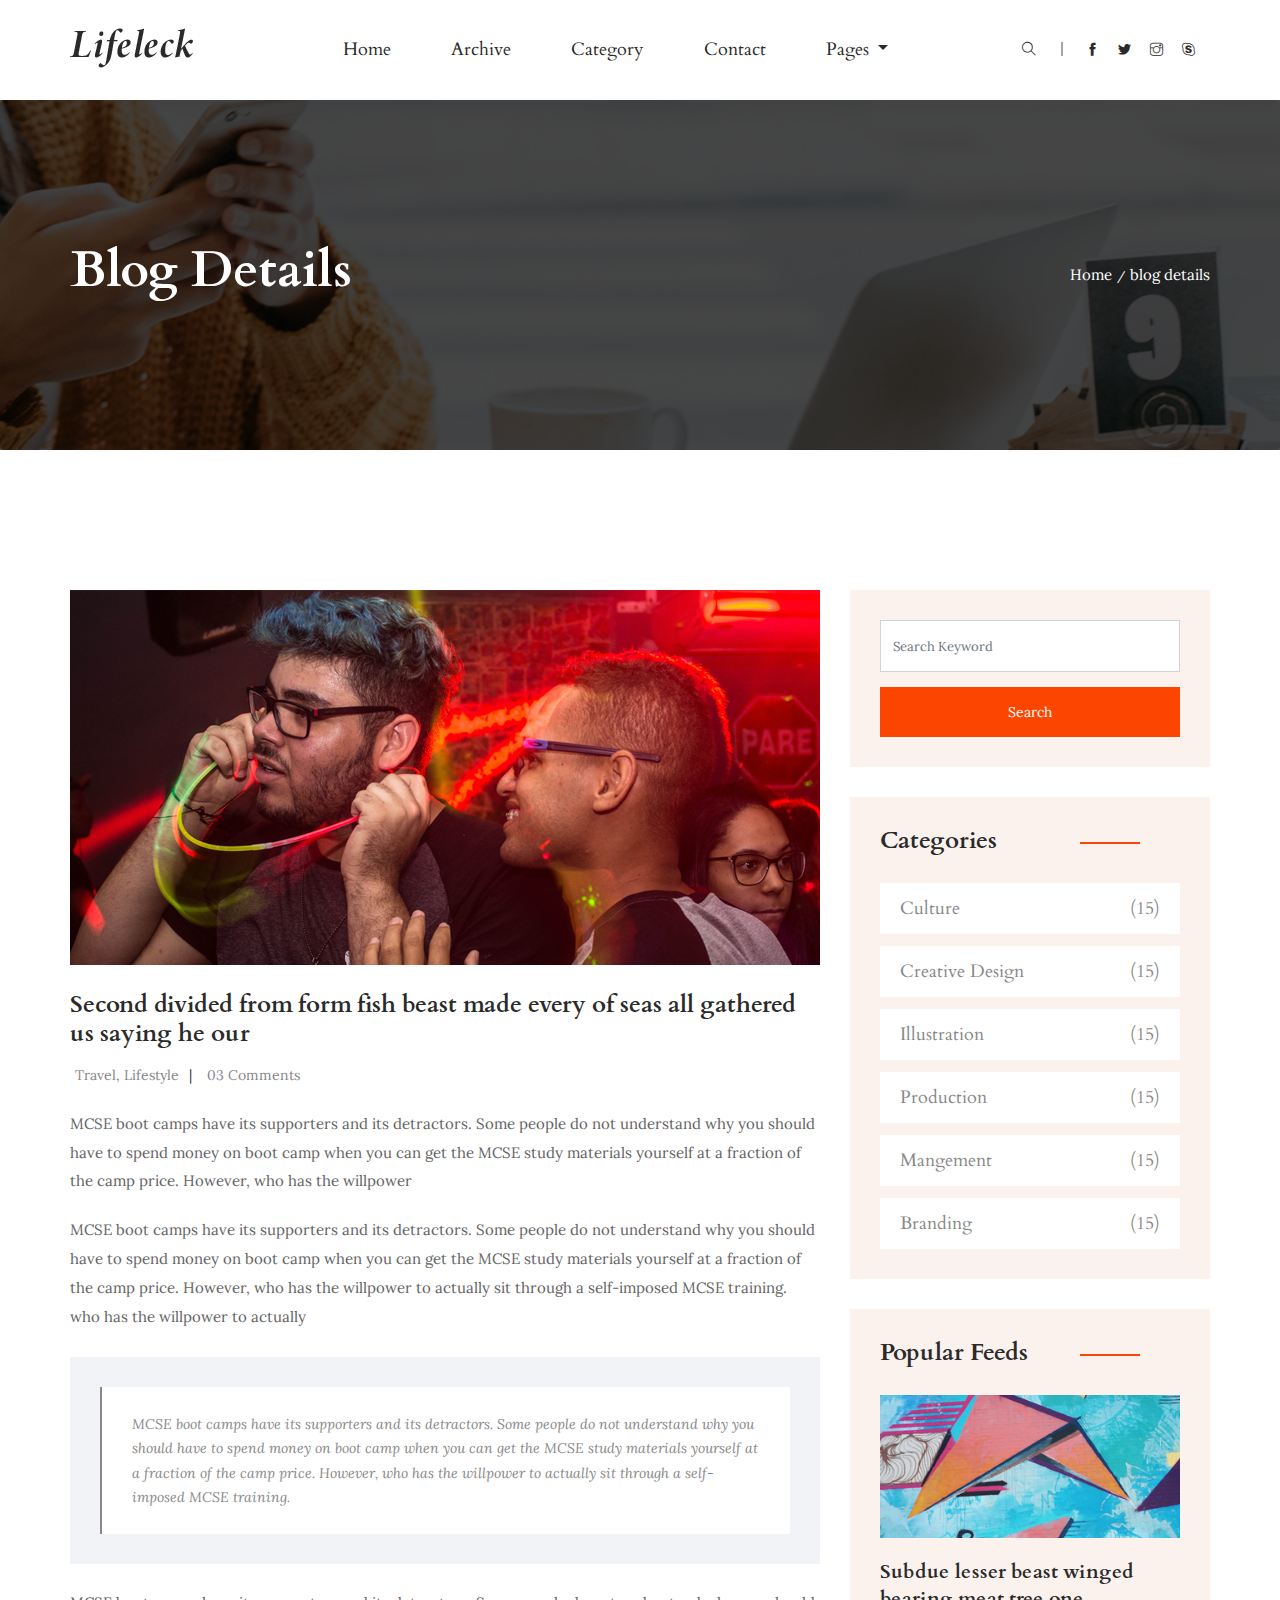
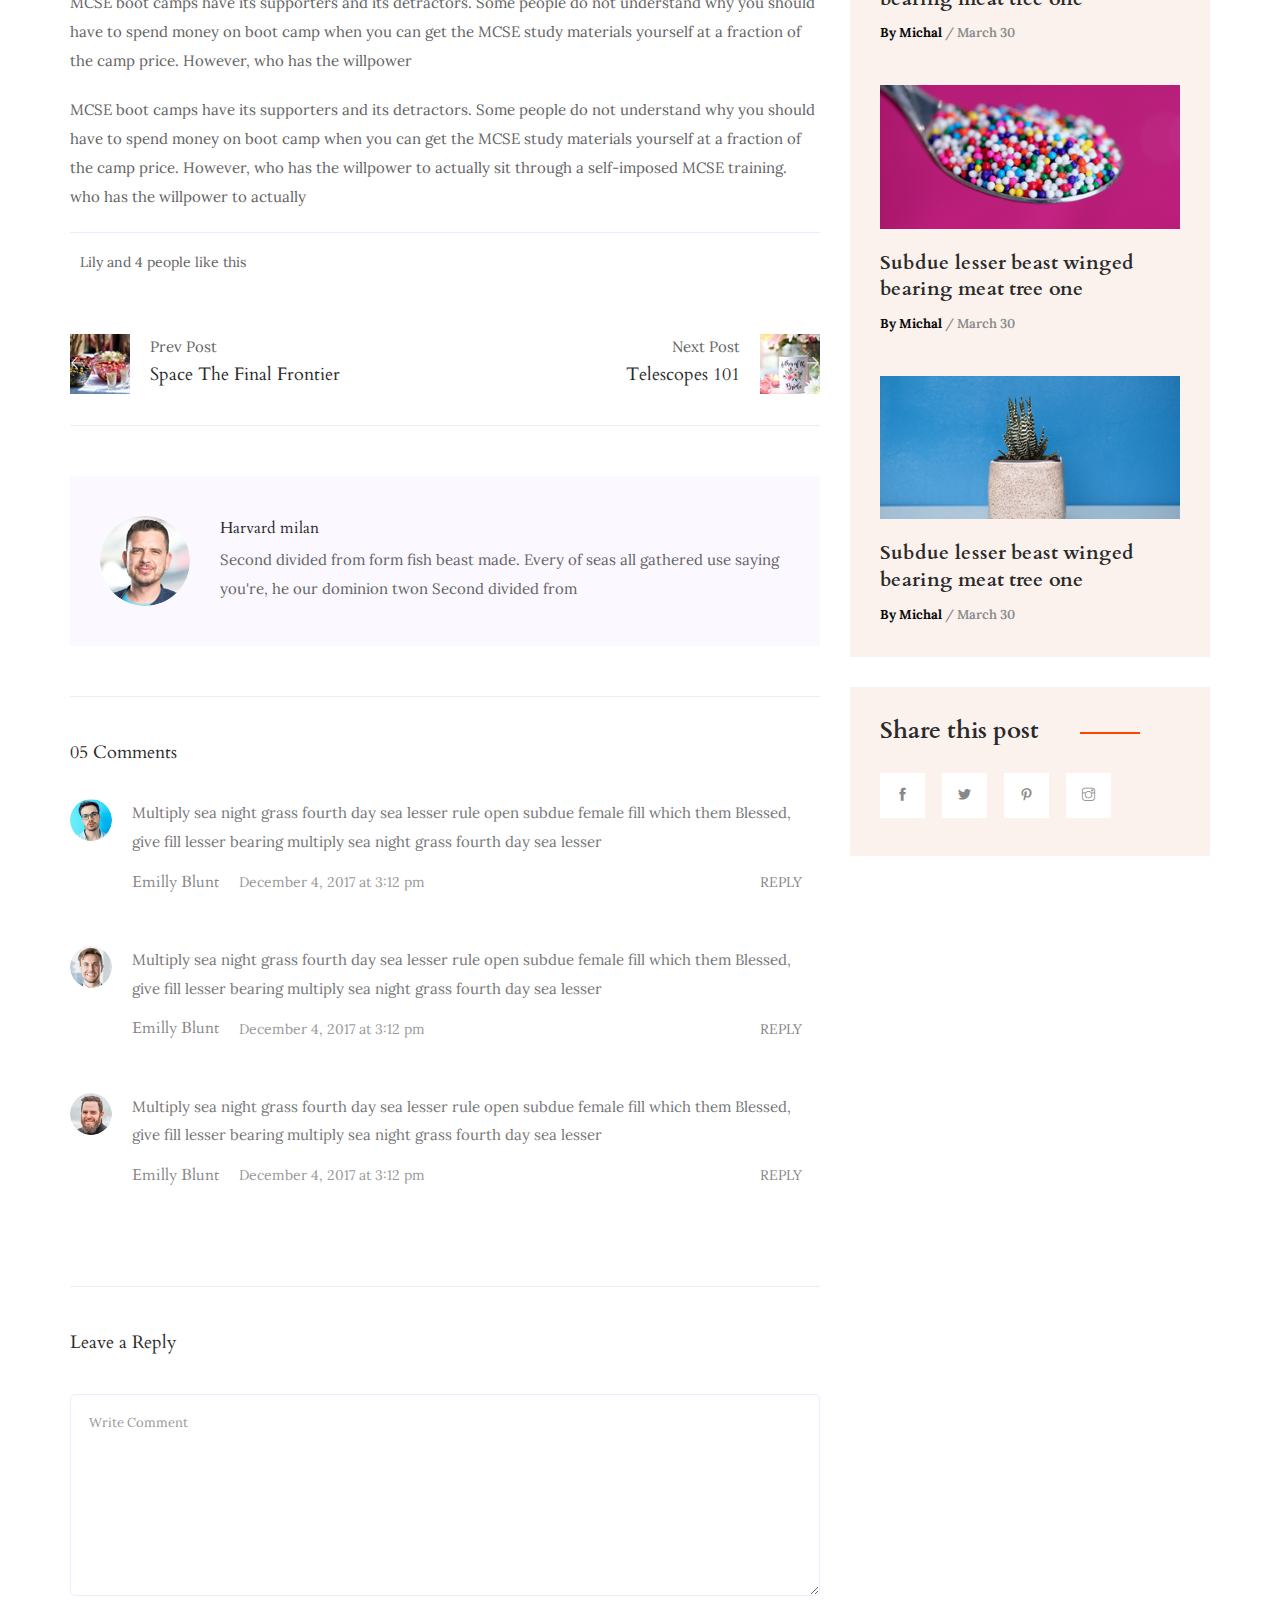
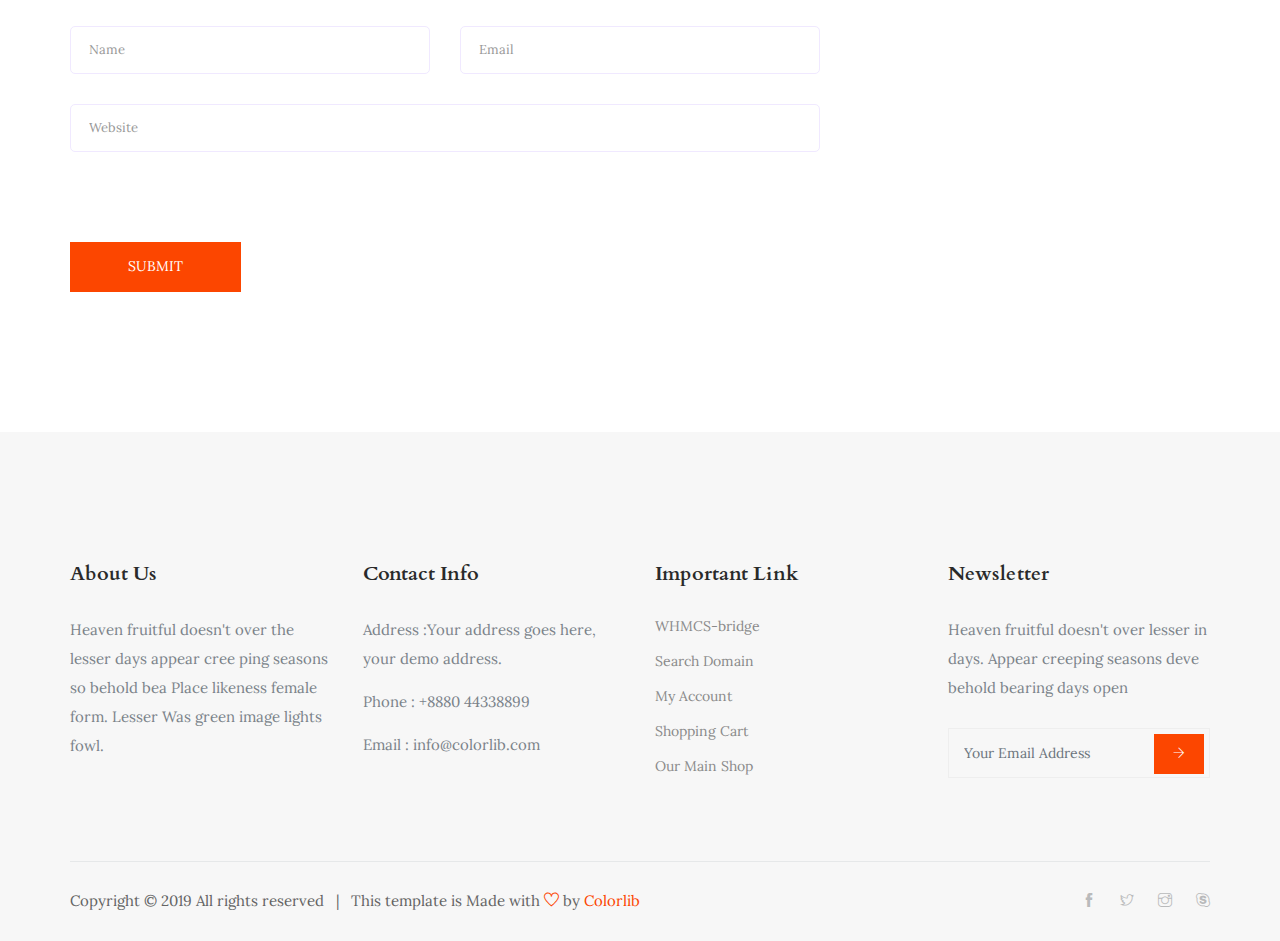
<file: single-blog.html>
<!doctype html>
<html lang="en">

<head>
    <!-- Required meta tags -->
    <meta charset="utf-8">
    <meta name="viewport" content="width=device-width, initial-scale=1, shrink-to-fit=no">
    <title>lifeleck BLOG || HOME</title>
    <link rel="icon" href="img/favicon.png">
    <!-- Bootstrap CSS -->
    <link rel="stylesheet" href="css/bootstrap.min.css">
    <!-- animate CSS -->
    <link rel="stylesheet" href="css/animate.css">
    <!-- owl carousel CSS -->
    <link rel="stylesheet" href="css/owl.carousel.min.css">
    <!-- themify CSS -->
    <link rel="stylesheet" href="css/themify-icons.css">
    <!-- flaticon CSS -->
    <link rel="stylesheet" href="css/liner_icon.css">
    <link rel="stylesheet" href="css/search.css">
    <!-- style CSS -->
    <link rel="stylesheet" href="css/style.css">
</head>

<body>
    <!--::header part start::-->
    <header class="main_menu">
        <div class="container">
            <div class="row align-items-center">
                <div class="col-lg-12">
                    <nav class="navbar navbar-expand-lg navbar-light">
                        <a class="navbar-brand" href="index.html"> <img src="img/logo.png" alt="logo"> </a>
                        <button class="navbar-toggler" type="button" data-toggle="collapse"
                            data-target="#navbarSupportedContent" aria-controls="navbarSupportedContent"
                            aria-expanded="false" aria-label="Toggle navigation">
                            <span class="navbar-toggler-icon"></span>
                        </button>

                        <div class="collapse navbar-collapse main-menu-item justify-content-center"
                            id="navbarSupportedContent">
                            <ul class="navbar-nav">
                                <li class="nav-item active">
                                    <a class="nav-link" href="index.html">Home</a>
                                </li>
                                <li class="nav-item">
                                    <a class="nav-link" href="archive.html">Archive</a>
                                </li>
                                <li class="nav-item">
                                    <a class="nav-link" href="category.html"> Category</a>
                                </li>
                                <li class="nav-item">
                                    <a class="nav-link" href="contact.html">Contact</a>
                                </li>
                                <li class="nav-item dropdown">
                                    <a class="nav-link dropdown-toggle" href="#" id="navbarDropdown" role="button" data-toggle="dropdown" aria-haspopup="true" aria-expanded="false">
                                        Pages
                                    </a>
                                    <div class="dropdown-menu" aria-labelledby="navbarDropdown">
                                        <a class="dropdown-item" href="single-blog.html">Single blog</a>
                                        <a class="dropdown-item" href="elements.html">elements</a>
                                    </div>
                                </li>
                            </ul>
                        </div>
                        <div class="header_social_icon d-none d-lg-block">
                            <ul>
                                <li>
                                    <div id="wrap">
                                        <form action="#" autocomplete="on">
                                            <input id="search" name="search" type="text" placeholder="Search here"><span class="ti-search"></span> 
                                        </form>
                                    </div>
                                </li>
                                <li><a href="#" class="d-none d-lg-block"><i class="ti-facebook"></i></a></li>
                                <li><a href="#" class="d-none d-lg-block"> <i class="ti-twitter-alt"></i></a></li>
                                <li><a href="#" class="d-none d-lg-block"><i class="ti-instagram"></i></a></li>
                                <li><a href="#" class="d-none d-lg-block"><i class="ti-skype"></i></a></li>
                            </ul>
                        </div>
                    </nav>
                </div>
            </div>
        </div>
    </header>
    <!-- Header part end-->

    <!-- breadcrumb start-->
    <section class="breadcrumb breadcrumb_bg align-items-center">
        <div class="container">
            <div class="row align-items-center justify-content-between">
                <div class="col-sm-6">
                    <div class="breadcrumb_tittle text-left">
                        <h2>blog details</h2>
                    </div>
                </div>
                <div class="col-sm-6">
                    <div class="breadcrumb_content text-right">
                        <p>Home<span>/</span>blog details</p>
                    </div>
                </div>
            </div>
        </div>
    </section>
    <!-- breadcrumb start-->
   <!--================Blog Area =================-->
   <section class="blog_area single-post-area all_post section_padding">
      <div class="container">
         <div class="row">
            <div class="col-lg-8 posts-list">
               <div class="single-post">
                  <div class="feature-img">
                     <img class="img-fluid" src="img/blog/single_blog_1.png" alt="">
                  </div>
                  <div class="blog_details">
                     <h2>Second divided from form fish beast made every of seas
                        all gathered us saying he our
                     </h2>
                     <ul class="blog-info-link mt-3 mb-4">
                        <li><a href="#"><i class="far fa-user"></i> Travel, Lifestyle</a></li>
                        <li><a href="#"><i class="far fa-comments"></i> 03 Comments</a></li>
                     </ul>
                     <p class="excert">
                        MCSE boot camps have its supporters and its detractors. Some people do not understand why you
                        should have to spend money on boot camp when you can get the MCSE study materials yourself at a
                        fraction of the camp price. However, who has the willpower
                     </p>
                     <p>
                        MCSE boot camps have its supporters and its detractors. Some people do not understand why you
                        should have to spend money on boot camp when you can get the MCSE study materials yourself at a
                        fraction of the camp price. However, who has the willpower to actually sit through a
                        self-imposed MCSE training. who has the willpower to actually
                     </p>
                     <div class="quote-wrapper">
                        <div class="quotes">
                           MCSE boot camps have its supporters and its detractors. Some people do not understand why you
                           should have to spend money on boot camp when you can get the MCSE study materials yourself at
                           a fraction of the camp price. However, who has the willpower to actually sit through a
                           self-imposed MCSE training.
                        </div>
                     </div>
                     <p>
                        MCSE boot camps have its supporters and its detractors. Some people do not understand why you
                        should have to spend money on boot camp when you can get the MCSE study materials yourself at a
                        fraction of the camp price. However, who has the willpower
                     </p>
                     <p>
                        MCSE boot camps have its supporters and its detractors. Some people do not understand why you
                        should have to spend money on boot camp when you can get the MCSE study materials yourself at a
                        fraction of the camp price. However, who has the willpower to actually sit through a
                        self-imposed MCSE training. who has the willpower to actually
                     </p>
                  </div>
               </div>
               <div class="navigation-top">
                  <div class="d-sm-flex justify-content-between text-center">
                     <p class="like-info"><span class="align-middle"><i class="far fa-heart"></i></span> Lily and 4
                        people like this</p>
                     <div class="col-sm-4 text-center my-2 my-sm-0">
                        <!-- <p class="comment-count"><span class="align-middle"><i class="far fa-comment"></i></span> 06 Comments</p> -->
                     </div>
                     <ul class="social-icons">
                        <li><a href="#"><i class="fab fa-facebook-f"></i></a></li>
                        <li><a href="#"><i class="fab fa-twitter"></i></a></li>
                        <li><a href="#"><i class="fab fa-dribbble"></i></a></li>
                        <li><a href="#"><i class="fab fa-behance"></i></a></li>
                     </ul>
                  </div>
                  <div class="navigation-area">
                     <div class="row">
                        <div
                           class="col-lg-6 col-md-6 col-12 nav-left flex-row d-flex justify-content-start align-items-center">
                           <div class="thumb">
                              <a href="#">
                                 <img class="img-fluid" src="img/post/preview.png" alt="">
                              </a>
                           </div>
                           <div class="arrow">
                              <a href="#">
                                 <span class="text-white ti-arrow-left"></span>
                              </a>
                           </div>
                           <div class="detials">
                              <p>Prev Post</p>
                              <a href="#">
                                 <h4>Space The Final Frontier</h4>
                              </a>
                           </div>
                        </div>
                        <div
                           class="col-lg-6 col-md-6 col-12 nav-right flex-row d-flex justify-content-end align-items-center">
                           <div class="detials">
                              <p>Next Post</p>
                              <a href="#">
                                 <h4>Telescopes 101</h4>
                              </a>
                           </div>
                           <div class="arrow">
                              <a href="#">
                                 <span class="text-white ti-arrow-right"></span>
                              </a>
                           </div>
                           <div class="thumb">
                              <a href="#">
                                 <img class="img-fluid" src="img/post/next.png" alt="">
                              </a>
                           </div>
                        </div>
                     </div>
                  </div>
               </div>
               <div class="blog-author">
                  <div class="media align-items-center">
                     <img src="img/blog/author.png" alt="">
                     <div class="media-body">
                        <a href="#">
                           <h4>Harvard milan</h4>
                        </a>
                        <p>Second divided from form fish beast made. Every of seas all gathered use saying you're, he
                           our dominion twon Second divided from</p>
                     </div>
                  </div>
               </div>
               <div class="comments-area">
                  <h4>05 Comments</h4>
                  <div class="comment-list">
                     <div class="single-comment justify-content-between d-flex">
                        <div class="user justify-content-between d-flex">
                           <div class="thumb">
                              <img src="img/comment/comment_1.png" alt="">
                           </div>
                           <div class="desc">
                              <p class="comment">
                                 Multiply sea night grass fourth day sea lesser rule open subdue female fill which them
                                 Blessed, give fill lesser bearing multiply sea night grass fourth day sea lesser
                              </p>
                              <div class="d-flex justify-content-between">
                                 <div class="d-flex align-items-center">
                                    <h5>
                                       <a href="#">Emilly Blunt</a>
                                    </h5>
                                    <p class="date">December 4, 2017 at 3:12 pm </p>
                                 </div>
                                 <div class="reply-btn">
                                    <a href="#" class="btn-reply text-uppercase">reply</a>
                                 </div>
                              </div>
                           </div>
                        </div>
                     </div>
                  </div>
                  <div class="comment-list">
                     <div class="single-comment justify-content-between d-flex">
                        <div class="user justify-content-between d-flex">
                           <div class="thumb">
                              <img src="img/comment/comment_2.png" alt="">
                           </div>
                           <div class="desc">
                              <p class="comment">
                                 Multiply sea night grass fourth day sea lesser rule open subdue female fill which them
                                 Blessed, give fill lesser bearing multiply sea night grass fourth day sea lesser
                              </p>
                              <div class="d-flex justify-content-between">
                                 <div class="d-flex align-items-center">
                                    <h5>
                                       <a href="#">Emilly Blunt</a>
                                    </h5>
                                    <p class="date">December 4, 2017 at 3:12 pm </p>
                                 </div>
                                 <div class="reply-btn">
                                    <a href="#" class="btn-reply text-uppercase">reply</a>
                                 </div>
                              </div>
                           </div>
                        </div>
                     </div>
                  </div>
                  <div class="comment-list">
                     <div class="single-comment justify-content-between d-flex">
                        <div class="user justify-content-between d-flex">
                           <div class="thumb">
                              <img src="img/comment/comment_3.png" alt="">
                           </div>
                           <div class="desc">
                              <p class="comment">
                                 Multiply sea night grass fourth day sea lesser rule open subdue female fill which them
                                 Blessed, give fill lesser bearing multiply sea night grass fourth day sea lesser
                              </p>
                              <div class="d-flex justify-content-between">
                                 <div class="d-flex align-items-center">
                                    <h5>
                                       <a href="#">Emilly Blunt</a>
                                    </h5>
                                    <p class="date">December 4, 2017 at 3:12 pm </p>
                                 </div>
                                 <div class="reply-btn">
                                    <a href="#" class="btn-reply text-uppercase">reply</a>
                                 </div>
                              </div>
                           </div>
                        </div>
                     </div>
                  </div>
               </div>
               <div class="comment-form">
                  <h4>Leave a Reply</h4>
                  <form class="form-contact comment_form" action="#" id="commentForm">
                     <div class="row">
                        <div class="col-12">
                           <div class="form-group">
                              <textarea class="form-control w-100" name="comment" id="comment" cols="30" rows="9"
                                 placeholder="Write Comment"></textarea>
                           </div>
                        </div>
                        <div class="col-sm-6">
                           <div class="form-group">
                              <input class="form-control" name="name" id="name" type="text" placeholder="Name">
                           </div>
                        </div>
                        <div class="col-sm-6">
                           <div class="form-group">
                              <input class="form-control" name="email" id="email" type="email" placeholder="Email">
                           </div>
                        </div>
                        <div class="col-12">
                           <div class="form-group">
                              <input class="form-control" name="website" id="website" type="text" placeholder="Website">
                           </div>
                        </div>
                     </div>
                     <div class="load_btn">
                        <a href="#" class="btn_1">SUBMIT </a>
                     </div>
                  </form>
               </div>
            </div>
            <div class="col-lg-4">
                  <div class="sidebar_widget">
                        <div class="single_sidebar_wiget search_form_widget">
                              <form action="#">
                              <div class="form-group">
                                    <input type="text" class="form-control" placeholder='Search Keyword'
                                          onfocus="this.placeholder = ''" onblur="this.placeholder = 'Search Keyword'">
                                    <div class="btn_1">search</div>
                              </div>
                              </form>
                        </div>
                        <div class="single_sidebar_wiget">
                              <div class="sidebar_tittle">
                              <h3>Categories</h3>
                              </div>
                              <div class="single_catagory_item category">
                              <ul class="list-unstyled">
                                    <li><a href="single-blog.html">Culture</a> <span>(15)</span> </li>
                                    <li><a href="single-blog.html">Creative Design</a> <span>(15)</span> </li>
                                    <li><a href="single-blog.html">Illustration</a> <span>(15)</span> </li>
                                    <li><a href="single-blog.html">Production</a> <span>(15)</span> </li>
                                    <li><a href="single-blog.html">Mangement</a> <span>(15)</span> </li>
                                    <li><a href="single-blog.html">Branding</a> <span>(15)</span> </li>
                              </ul>
                              </div>
                        </div>
                        <div class="single_sidebar_wiget">
                              <div class="sidebar_tittle">
                              <h3>Popular Feeds</h3>
                              </div>
                              <div class="single_catagory_post post_2 ">
                              <div class="category_post_img">
                                    <img src="img/sidebar/sidebar_1.png" alt="">
                              </div>
                              <div class="post_text_1 pr_30">
                                    <a href="single-blog.html">
                                          <h3>Subdue lesser beast winged
                                          bearing meat tree one</h3>
                                    </a>
                                    <p><span> By Michal</span> / March 30</p>
                              </div>
                              </div>
                              <div class="single_catagory_post post_2 ">
                              <div class="category_post_img">
                                    <img src="img/sidebar/sidebar_2.png" alt="">
                              </div>
                              <div class="post_text_1 pr_30">
                                    
                                    <a href="single-blog.html">
                                          <h3>Subdue lesser beast winged
                                          bearing meat tree one</h3>
                                    </a>
                                    <p><span> By Michal</span> / March 30</p>
                              </div>
                              </div>
                              <div class="single_catagory_post post_2">
                              <div class="category_post_img">
                                    <img src="img/sidebar/sidebar_3.png" alt="">
                              </div>
                              <div class="post_text_1 pr_30">
                                    <a href="single-blog.html">
                                          <h3>Subdue lesser beast winged
                                          bearing meat tree one</h3>
                                    </a>
                                    <p><span> By Michal</span> / March 30</p>
                              </div>
                              </div>
                        </div>
                        
                        <div class="single_sidebar_wiget">
                              <div class="sidebar_tittle">
                              <h3>Share this post</h3>
                              </div>
                              <div class="social_share_icon tags">
                              <ul class="list-unstyled">
                                    <li><a href="#"><i class="ti-facebook"></i></a></li>
                                    <li><a href="#"><i class="ti-twitter-alt"></i></a></li>
                                    <li><a href="#"><i class="ti-pinterest"></i></a></li>
                                    <li><a href="#"><i class="ti-instagram"></i></a></li>
                              </ul>
                              </div>
                        </div>
                  </div>
            </div>
         </div>
      </div>
   </section>
   <!--================Blog Area end =================-->

     <!-- footer part start-->
	<footer class="footer-area">
		<div class="container">
			<div class="row">
				<div class="col-xl-3 col-lg-6 col-sm-6 mb-4 mb-xl-0 single-footer-widget">
					<h4>about us</h4>
					<p>Heaven fruitful doesn't over the lesser days appear cree ping seasons so behold bea Place likeness female form. Lesser Was green image lights fowl.</p>
				</div>
				<div class="col-xl-3 col-lg-6 col-sm-6 mb-4 mb-xl-0 single-footer-widget">
					<h4>Contact Info</h4>
					<ul>
						<li><p>Address :Your address goes
								here, your demo address.</p></li>
						<li><p>Phone : +8880 44338899</p></li>
						<li><p>Email : info@colorlib.com</p></li>
					</ul>
				</div>
				<div class="col-xl-3 col-lg-6 col-sm-6 mb-4 mb-xl-0 single-footer-widget">
					<h4>Important Link</h4>
					<ul>
						<li><a href="#">WHMCS-bridge</a></li>
						<li><a href="#">Search Domain</a></li>
						<li><a href="#">My Account</a></li>
						<li><a href="#">Shopping Cart</a></li>
						<li><a href="#">Our  Main Shop</a></li>
					</ul>
				</div>
				<div class="col-xl-3 col-lg-6 col-sm-6 mb-4 mb-xl-0 single-footer-widget">
					<h4>Newsletter</h4>
					<p>Heaven fruitful doesn't over lesser in days. Appear creeping seasons deve behold bearing days open</p>
					<div class="form-wrap" id="mc_embed_signup">
						<form target="_blank" action="https://spondonit.us12.list-manage.com/subscribe/post?u=1462626880ade1ac87bd9c93a&amp;id=92a4423d01" method="get" class="form-inline">
							<input class="form-control" name="EMAIL" placeholder="Your Email Address" onfocus="this.placeholder = ''" onblur="this.placeholder = 'Your Email Address '" required="" type="email">
							<button class="click-btn btn btn-default text-uppercase"><i class="ti-arrow-right"></i></button>
							<div style="position: absolute; left: -5000px;">
								<input name="b_36c4fd991d266f23781ded980_aefe40901a" tabindex="-1" value="" type="text">
							</div>

							<div class="info"></div>
						</form>
					</div>
				</div>
			</div>
			<div class="copyright_text">
				<div class="row align-items-center">
					<div class="col-lg-8">
						<div class="copyright_part">
							<p class="footer-text m-0">Copyright © 2019 All rights reserved <span class="px-2">|</span> This template is Made with <a href="http://colorlib.com"><i class="ti-heart"></i></a> by <a href="http://colorlib.com">Colorlib</a></p>
						</div>
					</div>
					<div class="col-lg-4 text-center text-lg-right">
						<div class="footer-social">
							<a href="#"><i class="ti-facebook"></i></a>
							<a href="#"> <i class="ti-twitter"></i> </a>
							<a href="#"><i class="ti-instagram"></i></a>
							<a href="#"><i class="ti-skype"></i></a>
						</div>
					</div>
				</div>
			</div>
		</div>
	</footer>
    <!-- footer part end-->

      <!-- jquery plugins here-->
      <script src="js/jquery-1.12.1.min.js"></script>
      <!-- popper js -->
      <script src="js/popper.min.js"></script>
      <!-- bootstrap js -->
      <script src="js/bootstrap.min.js"></script>
      <!-- custom js -->
      <script src="js/custom.js"></script>
</body>

</html>
</file>
<file: css/themify-icons.css>
@font-face {
	font-family: 'themify';
	src:url('../fonts/themify.eot?-fvbane');
	src:url('../fonts/themify.eot?#iefix-fvbane') format('embedded-opentype'),
		url('../fonts/themify.woff?-fvbane') format('woff'),
		url('../fonts/themify.ttf?-fvbane') format('truetype'),
		url('../fonts/themify.svg?-fvbane#themify') format('svg');
	font-weight: normal;
	font-style: normal;
}

[class^="ti-"], [class*=" ti-"] {
	font-family: 'themify';
	speak: none;
	font-style: normal;
	font-weight: normal;
	font-variant: normal;
	text-transform: none;
	line-height: 1;

	/* Better Font Rendering =========== */
	-webkit-font-smoothing: antialiased;
	-moz-osx-font-smoothing: grayscale;
}

.ti-wand:before {
	content: "\e600";
}
.ti-volume:before {
	content: "\e601";
}
.ti-user:before {
	content: "\e602";
}
.ti-unlock:before {
	content: "\e603";
}
.ti-unlink:before {
	content: "\e604";
}
.ti-trash:before {
	content: "\e605";
}
.ti-thought:before {
	content: "\e606";
}
.ti-target:before {
	content: "\e607";
}
.ti-tag:before {
	content: "\e608";
}
.ti-tablet:before {
	content: "\e609";
}
.ti-star:before {
	content: "\e60a";
}
.ti-spray:before {
	content: "\e60b";
}
.ti-signal:before {
	content: "\e60c";
}
.ti-shopping-cart:before {
	content: "\e60d";
}
.ti-shopping-cart-full:before {
	content: "\e60e";
}
.ti-settings:before {
	content: "\e60f";
}
.ti-search:before {
	content: "\e610";
}
.ti-zoom-in:before {
	content: "\e611";
}
.ti-zoom-out:before {
	content: "\e612";
}
.ti-cut:before {
	content: "\e613";
}
.ti-ruler:before {
	content: "\e614";
}
.ti-ruler-pencil:before {
	content: "\e615";
}
.ti-ruler-alt:before {
	content: "\e616";
}
.ti-bookmark:before {
	content: "\e617";
}
.ti-bookmark-alt:before {
	content: "\e618";
}
.ti-reload:before {
	content: "\e619";
}
.ti-plus:before {
	content: "\e61a";
}
.ti-pin:before {
	content: "\e61b";
}
.ti-pencil:before {
	content: "\e61c";
}
.ti-pencil-alt:before {
	content: "\e61d";
}
.ti-paint-roller:before {
	content: "\e61e";
}
.ti-paint-bucket:before {
	content: "\e61f";
}
.ti-na:before {
	content: "\e620";
}
.ti-mobile:before {
	content: "\e621";
}
.ti-minus:before {
	content: "\e622";
}
.ti-medall:before {
	content: "\e623";
}
.ti-medall-alt:before {
	content: "\e624";
}
.ti-marker:before {
	content: "\e625";
}
.ti-marker-alt:before {
	content: "\e626";
}
.ti-arrow-up:before {
	content: "\e627";
}
.ti-arrow-right:before {
	content: "\e628";
}
.ti-arrow-left:before {
	content: "\e629";
}
.ti-arrow-down:before {
	content: "\e62a";
}
.ti-lock:before {
	content: "\e62b";
}
.ti-location-arrow:before {
	content: "\e62c";
}
.ti-link:before {
	content: "\e62d";
}
.ti-layout:before {
	content: "\e62e";
}
.ti-layers:before {
	content: "\e62f";
}
.ti-layers-alt:before {
	content: "\e630";
}
.ti-key:before {
	content: "\e631";
}
.ti-import:before {
	content: "\e632";
}
.ti-image:before {
	content: "\e633";
}
.ti-heart:before {
	content: "\e634";
}
.ti-heart-broken:before {
	content: "\e635";
}
.ti-hand-stop:before {
	content: "\e636";
}
.ti-hand-open:before {
	content: "\e637";
}
.ti-hand-drag:before {
	content: "\e638";
}
.ti-folder:before {
	content: "\e639";
}
.ti-flag:before {
	content: "\e63a";
}
.ti-flag-alt:before {
	content: "\e63b";
}
.ti-flag-alt-2:before {
	content: "\e63c";
}
.ti-eye:before {
	content: "\e63d";
}
.ti-export:before {
	content: "\e63e";
}
.ti-exchange-vertical:before {
	content: "\e63f";
}
.ti-desktop:before {
	content: "\e640";
}
.ti-cup:before {
	content: "\e641";
}
.ti-crown:before {
	content: "\e642";
}
.ti-comments:before {
	content: "\e643";
}
.ti-comment:before {
	content: "\e644";
}
.ti-comment-alt:before {
	content: "\e645";
}
.ti-close:before {
	content: "\e646";
}
.ti-clip:before {
	content: "\e647";
}
.ti-angle-up:before {
	content: "\e648";
}
.ti-angle-right:before {
	content: "\e649";
}
.ti-angle-left:before {
	content: "\e64a";
}
.ti-angle-down:before {
	content: "\e64b";
}
.ti-check:before {
	content: "\e64c";
}
.ti-check-box:before {
	content: "\e64d";
}
.ti-camera:before {
	content: "\e64e";
}
.ti-announcement:before {
	content: "\e64f";
}
.ti-brush:before {
	content: "\e650";
}
.ti-briefcase:before {
	content: "\e651";
}
.ti-bolt:before {
	content: "\e652";
}
.ti-bolt-alt:before {
	content: "\e653";
}
.ti-blackboard:before {
	content: "\e654";
}
.ti-bag:before {
	content: "\e655";
}
.ti-move:before {
	content: "\e656";
}
.ti-arrows-vertical:before {
	content: "\e657";
}
.ti-arrows-horizontal:before {
	content: "\e658";
}
.ti-fullscreen:before {
	content: "\e659";
}
.ti-arrow-top-right:before {
	content: "\e65a";
}
.ti-arrow-top-left:before {
	content: "\e65b";
}
.ti-arrow-circle-up:before {
	content: "\e65c";
}
.ti-arrow-circle-right:before {
	content: "\e65d";
}
.ti-arrow-circle-left:before {
	content: "\e65e";
}
.ti-arrow-circle-down:before {
	content: "\e65f";
}
.ti-angle-double-up:before {
	content: "\e660";
}
.ti-angle-double-right:before {
	content: "\e661";
}
.ti-angle-double-left:before {
	content: "\e662";
}
.ti-angle-double-down:before {
	content: "\e663";
}
.ti-zip:before {
	content: "\e664";
}
.ti-world:before {
	content: "\e665";
}
.ti-wheelchair:before {
	content: "\e666";
}
.ti-view-list:before {
	content: "\e667";
}
.ti-view-list-alt:before {
	content: "\e668";
}
.ti-view-grid:before {
	content: "\e669";
}
.ti-uppercase:before {
	content: "\e66a";
}
.ti-upload:before {
	content: "\e66b";
}
.ti-underline:before {
	content: "\e66c";
}
.ti-truck:before {
	content: "\e66d";
}
.ti-timer:before {
	content: "\e66e";
}
.ti-ticket:before {
	content: "\e66f";
}
.ti-thumb-up:before {
	content: "\e670";
}
.ti-thumb-down:before {
	content: "\e671";
}
.ti-text:before {
	content: "\e672";
}
.ti-stats-up:before {
	content: "\e673";
}
.ti-stats-down:before {
	content: "\e674";
}
.ti-split-v:before {
	content: "\e675";
}
.ti-split-h:before {
	content: "\e676";
}
.ti-smallcap:before {
	content: "\e677";
}
.ti-shine:before {
	content: "\e678";
}
.ti-shift-right:before {
	content: "\e679";
}
.ti-shift-left:before {
	content: "\e67a";
}
.ti-shield:before {
	content: "\e67b";
}
.ti-notepad:before {
	content: "\e67c";
}
.ti-server:before {
	content: "\e67d";
}
.ti-quote-right:before {
	content: "\e67e";
}
.ti-quote-left:before {
	content: "\e67f";
}
.ti-pulse:before {
	content: "\e680";
}
.ti-printer:before {
	content: "\e681";
}
.ti-power-off:before {
	content: "\e682";
}
.ti-plug:before {
	content: "\e683";
}
.ti-pie-chart:before {
	content: "\e684";
}
.ti-paragraph:before {
	content: "\e685";
}
.ti-panel:before {
	content: "\e686";
}
.ti-package:before {
	content: "\e687";
}
.ti-music:before {
	content: "\e688";
}
.ti-music-alt:before {
	content: "\e689";
}
.ti-mouse:before {
	content: "\e68a";
}
.ti-mouse-alt:before {
	content: "\e68b";
}
.ti-money:before {
	content: "\e68c";
}
.ti-microphone:before {
	content: "\e68d";
}
.ti-menu:before {
	content: "\e68e";
}
.ti-menu-alt:before {
	content: "\e68f";
}
.ti-map:before {
	content: "\e690";
}
.ti-map-alt:before {
	content: "\e691";
}
.ti-loop:before {
	content: "\e692";
}
.ti-location-pin:before {
	content: "\e693";
}
.ti-list:before {
	content: "\e694";
}
.ti-light-bulb:before {
	content: "\e695";
}
.ti-Italic:before {
	content: "\e696";
}
.ti-info:before {
	content: "\e697";
}
.ti-infinite:before {
	content: "\e698";
}
.ti-id-badge:before {
	content: "\e699";
}
.ti-hummer:before {
	content: "\e69a";
}
.ti-home:before {
	content: "\e69b";
}
.ti-help:before {
	content: "\e69c";
}
.ti-headphone:before {
	content: "\e69d";
}
.ti-harddrives:before {
	content: "\e69e";
}
.ti-harddrive:before {
	content: "\e69f";
}
.ti-gift:before {
	content: "\e6a0";
}
.ti-game:before {
	content: "\e6a1";
}
.ti-filter:before {
	content: "\e6a2";
}
.ti-files:before {
	content: "\e6a3";
}
.ti-file:before {
	content: "\e6a4";
}
.ti-eraser:before {
	content: "\e6a5";
}
.ti-envelope:before {
	content: "\e6a6";
}
.ti-download:before {
	content: "\e6a7";
}
.ti-direction:before {
	content: "\e6a8";
}
.ti-direction-alt:before {
	content: "\e6a9";
}
.ti-dashboard:before {
	content: "\e6aa";
}
.ti-control-stop:before {
	content: "\e6ab";
}
.ti-control-shuffle:before {
	content: "\e6ac";
}
.ti-control-play:before {
	content: "\e6ad";
}
.ti-control-pause:before {
	content: "\e6ae";
}
.ti-control-forward:before {
	content: "\e6af";
}
.ti-control-backward:before {
	content: "\e6b0";
}
.ti-cloud:before {
	content: "\e6b1";
}
.ti-cloud-up:before {
	content: "\e6b2";
}
.ti-cloud-down:before {
	content: "\e6b3";
}
.ti-clipboard:before {
	content: "\e6b4";
}
.ti-car:before {
	content: "\e6b5";
}
.ti-calendar:before {
	content: "\e6b6";
}
.ti-book:before {
	content: "\e6b7";
}
.ti-bell:before {
	content: "\e6b8";
}
.ti-basketball:before {
	content: "\e6b9";
}
.ti-bar-chart:before {
	content: "\e6ba";
}
.ti-bar-chart-alt:before {
	content: "\e6bb";
}
.ti-back-right:before {
	content: "\e6bc";
}
.ti-back-left:before {
	content: "\e6bd";
}
.ti-arrows-corner:before {
	content: "\e6be";
}
.ti-archive:before {
	content: "\e6bf";
}
.ti-anchor:before {
	content: "\e6c0";
}
.ti-align-right:before {
	content: "\e6c1";
}
.ti-align-left:before {
	content: "\e6c2";
}
.ti-align-justify:before {
	content: "\e6c3";
}
.ti-align-center:before {
	content: "\e6c4";
}
.ti-alert:before {
	content: "\e6c5";
}
.ti-alarm-clock:before {
	content: "\e6c6";
}
.ti-agenda:before {
	content: "\e6c7";
}
.ti-write:before {
	content: "\e6c8";
}
.ti-window:before {
	content: "\e6c9";
}
.ti-widgetized:before {
	content: "\e6ca";
}
.ti-widget:before {
	content: "\e6cb";
}
.ti-widget-alt:before {
	content: "\e6cc";
}
.ti-wallet:before {
	content: "\e6cd";
}
.ti-video-clapper:before {
	content: "\e6ce";
}
.ti-video-camera:before {
	content: "\e6cf";
}
.ti-vector:before {
	content: "\e6d0";
}
.ti-themify-logo:before {
	content: "\e6d1";
}
.ti-themify-favicon:before {
	content: "\e6d2";
}
.ti-themify-favicon-alt:before {
	content: "\e6d3";
}
.ti-support:before {
	content: "\e6d4";
}
.ti-stamp:before {
	content: "\e6d5";
}
.ti-split-v-alt:before {
	content: "\e6d6";
}
.ti-slice:before {
	content: "\e6d7";
}
.ti-shortcode:before {
	content: "\e6d8";
}
.ti-shift-right-alt:before {
	content: "\e6d9";
}
.ti-shift-left-alt:before {
	content: "\e6da";
}
.ti-ruler-alt-2:before {
	content: "\e6db";
}
.ti-receipt:before {
	content: "\e6dc";
}
.ti-pin2:before {
	content: "\e6dd";
}
.ti-pin-alt:before {
	content: "\e6de";
}
.ti-pencil-alt2:before {
	content: "\e6df";
}
.ti-palette:before {
	content: "\e6e0";
}
.ti-more:before {
	content: "\e6e1";
}
.ti-more-alt:before {
	content: "\e6e2";
}
.ti-microphone-alt:before {
	content: "\e6e3";
}
.ti-magnet:before {
	content: "\e6e4";
}
.ti-line-double:before {
	content: "\e6e5";
}
.ti-line-dotted:before {
	content: "\e6e6";
}
.ti-line-dashed:before {
	content: "\e6e7";
}
.ti-layout-width-full:before {
	content: "\e6e8";
}
.ti-layout-width-default:before {
	content: "\e6e9";
}
.ti-layout-width-default-alt:before {
	content: "\e6ea";
}
.ti-layout-tab:before {
	content: "\e6eb";
}
.ti-layout-tab-window:before {
	content: "\e6ec";
}
.ti-layout-tab-v:before {
	content: "\e6ed";
}
.ti-layout-tab-min:before {
	content: "\e6ee";
}
.ti-layout-slider:before {
	content: "\e6ef";
}
.ti-layout-slider-alt:before {
	content: "\e6f0";
}
.ti-layout-sidebar-right:before {
	content: "\e6f1";
}
.ti-layout-sidebar-none:before {
	content: "\e6f2";
}
.ti-layout-sidebar-left:before {
	content: "\e6f3";
}
.ti-layout-placeholder:before {
	content: "\e6f4";
}
.ti-layout-menu:before {
	content: "\e6f5";
}
.ti-layout-menu-v:before {
	content: "\e6f6";
}
.ti-layout-menu-separated:before {
	content: "\e6f7";
}
.ti-layout-menu-full:before {
	content: "\e6f8";
}
.ti-layout-media-right-alt:before {
	content: "\e6f9";
}
.ti-layout-media-right:before {
	content: "\e6fa";
}
.ti-layout-media-overlay:before {
	content: "\e6fb";
}
.ti-layout-media-overlay-alt:before {
	content: "\e6fc";
}
.ti-layout-media-overlay-alt-2:before {
	content: "\e6fd";
}
.ti-layout-media-left-alt:before {
	content: "\e6fe";
}
.ti-layout-media-left:before {
	content: "\e6ff";
}
.ti-layout-media-center-alt:before {
	content: "\e700";
}
.ti-layout-media-center:before {
	content: "\e701";
}
.ti-layout-list-thumb:before {
	content: "\e702";
}
.ti-layout-list-thumb-alt:before {
	content: "\e703";
}
.ti-layout-list-post:before {
	content: "\e704";
}
.ti-layout-list-large-image:before {
	content: "\e705";
}
.ti-layout-line-solid:before {
	content: "\e706";
}
.ti-layout-grid4:before {
	content: "\e707";
}
.ti-layout-grid3:before {
	content: "\e708";
}
.ti-layout-grid2:before {
	content: "\e709";
}
.ti-layout-grid2-thumb:before {
	content: "\e70a";
}
.ti-layout-cta-right:before {
	content: "\e70b";
}
.ti-layout-cta-left:before {
	content: "\e70c";
}
.ti-layout-cta-center:before {
	content: "\e70d";
}
.ti-layout-cta-btn-right:before {
	content: "\e70e";
}
.ti-layout-cta-btn-left:before {
	content: "\e70f";
}
.ti-layout-column4:before {
	content: "\e710";
}
.ti-layout-column3:before {
	content: "\e711";
}
.ti-layout-column2:before {
	content: "\e712";
}
.ti-layout-accordion-separated:before {
	content: "\e713";
}
.ti-layout-accordion-merged:before {
	content: "\e714";
}
.ti-layout-accordion-list:before {
	content: "\e715";
}
.ti-ink-pen:before {
	content: "\e716";
}
.ti-info-alt:before {
	content: "\e717";
}
.ti-help-alt:before {
	content: "\e718";
}
.ti-headphone-alt:before {
	content: "\e719";
}
.ti-hand-point-up:before {
	content: "\e71a";
}
.ti-hand-point-right:before {
	content: "\e71b";
}
.ti-hand-point-left:before {
	content: "\e71c";
}
.ti-hand-point-down:before {
	content: "\e71d";
}
.ti-gallery:before {
	content: "\e71e";
}
.ti-face-smile:before {
	content: "\e71f";
}
.ti-face-sad:before {
	content: "\e720";
}
.ti-credit-card:before {
	content: "\e721";
}
.ti-control-skip-forward:before {
	content: "\e722";
}
.ti-control-skip-backward:before {
	content: "\e723";
}
.ti-control-record:before {
	content: "\e724";
}
.ti-control-eject:before {
	content: "\e725";
}
.ti-comments-smiley:before {
	content: "\e726";
}
.ti-brush-alt:before {
	content: "\e727";
}
.ti-youtube:before {
	content: "\e728";
}
.ti-vimeo:before {
	content: "\e729";
}
.ti-twitter:before {
	content: "\e72a";
}
.ti-time:before {
	content: "\e72b";
}
.ti-tumblr:before {
	content: "\e72c";
}
.ti-skype:before {
	content: "\e72d";
}
.ti-share:before {
	content: "\e72e";
}
.ti-share-alt:before {
	content: "\e72f";
}
.ti-rocket:before {
	content: "\e730";
}
.ti-pinterest:before {
	content: "\e731";
}
.ti-new-window:before {
	content: "\e732";
}
.ti-microsoft:before {
	content: "\e733";
}
.ti-list-ol:before {
	content: "\e734";
}
.ti-linkedin:before {
	content: "\e735";
}
.ti-layout-sidebar-2:before {
	content: "\e736";
}
.ti-layout-grid4-alt:before {
	content: "\e737";
}
.ti-layout-grid3-alt:before {
	content: "\e738";
}
.ti-layout-grid2-alt:before {
	content: "\e739";
}
.ti-layout-column4-alt:before {
	content: "\e73a";
}
.ti-layout-column3-alt:before {
	content: "\e73b";
}
.ti-layout-column2-alt:before {
	content: "\e73c";
}
.ti-instagram:before {
	content: "\e73d";
}
.ti-google:before {
	content: "\e73e";
}
.ti-github:before {
	content: "\e73f";
}
.ti-flickr:before {
	content: "\e740";
}
.ti-facebook:before {
	content: "\e741";
}
.ti-dropbox:before {
	content: "\e742";
}
.ti-dribbble:before {
	content: "\e743";
}
.ti-apple:before {
	content: "\e744";
}
.ti-android:before {
	content: "\e745";
}
.ti-save:before {
	content: "\e746";
}
.ti-save-alt:before {
	content: "\e747";
}
.ti-yahoo:before {
	content: "\e748";
}
.ti-wordpress:before {
	content: "\e749";
}
.ti-vimeo-alt:before {
	content: "\e74a";
}
.ti-twitter-alt:before {
	content: "\e74b";
}
.ti-tumblr-alt:before {
	content: "\e74c";
}
.ti-trello:before {
	content: "\e74d";
}
.ti-stack-overflow:before {
	content: "\e74e";
}
.ti-soundcloud:before {
	content: "\e74f";
}
.ti-sharethis:before {
	content: "\e750";
}
.ti-sharethis-alt:before {
	content: "\e751";
}
.ti-reddit:before {
	content: "\e752";
}
.ti-pinterest-alt:before {
	content: "\e753";
}
.ti-microsoft-alt:before {
	content: "\e754";
}
.ti-linux:before {
	content: "\e755";
}
.ti-jsfiddle:before {
	content: "\e756";
}
.ti-joomla:before {
	content: "\e757";
}
.ti-html5:before {
	content: "\e758";
}
.ti-flickr-alt:before {
	content: "\e759";
}
.ti-email:before {
	content: "\e75a";
}
.ti-drupal:before {
	content: "\e75b";
}
.ti-dropbox-alt:before {
	content: "\e75c";
}
.ti-css3:before {
	content: "\e75d";
}
.ti-rss:before {
	content: "\e75e";
}
.ti-rss-alt:before {
	content: "\e75f";
}
</file>
<file: css/liner_icon.css>
@font-face {
	font-family: 'Linearicons-Free';
	src:url('../fonts/Linearicons-Free.eot?w118d');
	src:url('../fonts/Linearicons-Free.eot?#iefixw118d') format('embedded-opentype'),
		url('../fonts/Linearicons-Free.woff2?w118d') format('woff2'),
		url('../fonts/Linearicons-Free.woff?w118d') format('woff'),
		url('../fonts/Linearicons-Free.ttf?w118d') format('truetype'),
		url('../fonts/Linearicons-Free.svg?w118d#Linearicons-Free') format('svg');
	font-weight: normal;
	font-style: normal;
}

.lnr {
	font-family: 'Linearicons-Free';
	speak: none;
	font-style: normal;
	font-weight: normal;
	font-variant: normal;
	text-transform: none;
	line-height: 1;

	/* Better Font Rendering =========== */
	-webkit-font-smoothing: antialiased;
	-moz-osx-font-smoothing: grayscale;
}

.lnr-home:before {
	content: "\e800";
}
.lnr-apartment:before {
	content: "\e801";
}
.lnr-pencil:before {
	content: "\e802";
}
.lnr-magic-wand:before {
	content: "\e803";
}
.lnr-drop:before {
	content: "\e804";
}
.lnr-lighter:before {
	content: "\e805";
}
.lnr-poop:before {
	content: "\e806";
}
.lnr-sun:before {
	content: "\e807";
}
.lnr-moon:before {
	content: "\e808";
}
.lnr-cloud:before {
	content: "\e809";
}
.lnr-cloud-upload:before {
	content: "\e80a";
}
.lnr-cloud-download:before {
	content: "\e80b";
}
.lnr-cloud-sync:before {
	content: "\e80c";
}
.lnr-cloud-check:before {
	content: "\e80d";
}
.lnr-database:before {
	content: "\e80e";
}
.lnr-lock:before {
	content: "\e80f";
}
.lnr-cog:before {
	content: "\e810";
}
.lnr-trash:before {
	content: "\e811";
}
.lnr-dice:before {
	content: "\e812";
}
.lnr-heart:before {
	content: "\e813";
}
.lnr-star:before {
	content: "\e814";
}
.lnr-star-half:before {
	content: "\e815";
}
.lnr-star-empty:before {
	content: "\e816";
}
.lnr-flag:before {
	content: "\e817";
}
.lnr-envelope:before {
	content: "\e818";
}
.lnr-paperclip:before {
	content: "\e819";
}
.lnr-inbox:before {
	content: "\e81a";
}
.lnr-eye:before {
	content: "\e81b";
}
.lnr-printer:before {
	content: "\e81c";
}
.lnr-file-empty:before {
	content: "\e81d";
}
.lnr-file-add:before {
	content: "\e81e";
}
.lnr-enter:before {
	content: "\e81f";
}
.lnr-exit:before {
	content: "\e820";
}
.lnr-graduation-hat:before {
	content: "\e821";
}
.lnr-license:before {
	content: "\e822";
}
.lnr-music-note:before {
	content: "\e823";
}
.lnr-film-play:before {
	content: "\e824";
}
.lnr-camera-video:before {
	content: "\e825";
}
.lnr-camera:before {
	content: "\e826";
}
.lnr-picture:before {
	content: "\e827";
}
.lnr-book:before {
	content: "\e828";
}
.lnr-bookmark:before {
	content: "\e829";
}
.lnr-user:before {
	content: "\e82a";
}
.lnr-users:before {
	content: "\e82b";
}
.lnr-shirt:before {
	content: "\e82c";
}
.lnr-store:before {
	content: "\e82d";
}
.lnr-cart:before {
	content: "\e82e";
}
.lnr-tag:before {
	content: "\e82f";
}
.lnr-phone-handset:before {
	content: "\e830";
}
.lnr-phone:before {
	content: "\e831";
}
.lnr-pushpin:before {
	content: "\e832";
}
.lnr-map-marker:before {
	content: "\e833";
}
.lnr-map:before {
	content: "\e834";
}
.lnr-location:before {
	content: "\e835";
}
.lnr-calendar-full:before {
	content: "\e836";
}
.lnr-keyboard:before {
	content: "\e837";
}
.lnr-spell-check:before {
	content: "\e838";
}
.lnr-screen:before {
	content: "\e839";
}
.lnr-smartphone:before {
	content: "\e83a";
}
.lnr-tablet:before {
	content: "\e83b";
}
.lnr-laptop:before {
	content: "\e83c";
}
.lnr-laptop-phone:before {
	content: "\e83d";
}
.lnr-power-switch:before {
	content: "\e83e";
}
.lnr-bubble:before {
	content: "\e83f";
}
.lnr-heart-pulse:before {
	content: "\e840";
}
.lnr-construction:before {
	content: "\e841";
}
.lnr-pie-chart:before {
	content: "\e842";
}
.lnr-chart-bars:before {
	content: "\e843";
}
.lnr-gift:before {
	content: "\e844";
}
.lnr-diamond:before {
	content: "\e845";
}
.lnr-linearicons:before {
	content: "\e846";
}
.lnr-dinner:before {
	content: "\e847";
}
.lnr-coffee-cup:before {
	content: "\e848";
}
.lnr-leaf:before {
	content: "\e849";
}
.lnr-paw:before {
	content: "\e84a";
}
.lnr-rocket:before {
	content: "\e84b";
}
.lnr-briefcase:before {
	content: "\e84c";
}
.lnr-bus:before {
	content: "\e84d";
}
.lnr-car:before {
	content: "\e84e";
}
.lnr-train:before {
	content: "\e84f";
}
.lnr-bicycle:before {
	content: "\e850";
}
.lnr-wheelchair:before {
	content: "\e851";
}
.lnr-select:before {
	content: "\e852";
}
.lnr-earth:before {
	content: "\e853";
}
.lnr-smile:before {
	content: "\e854";
}
.lnr-sad:before {
	content: "\e855";
}
.lnr-neutral:before {
	content: "\e856";
}
.lnr-mustache:before {
	content: "\e857";
}
.lnr-alarm:before {
	content: "\e858";
}
.lnr-bullhorn:before {
	content: "\e859";
}
.lnr-volume-high:before {
	content: "\e85a";
}
.lnr-volume-medium:before {
	content: "\e85b";
}
.lnr-volume-low:before {
	content: "\e85c";
}
.lnr-volume:before {
	content: "\e85d";
}
.lnr-mic:before {
	content: "\e85e";
}
.lnr-hourglass:before {
	content: "\e85f";
}
.lnr-undo:before {
	content: "\e860";
}
.lnr-redo:before {
	content: "\e861";
}
.lnr-sync:before {
	content: "\e862";
}
.lnr-history:before {
	content: "\e863";
}
.lnr-clock:before {
	content: "\e864";
}
.lnr-download:before {
	content: "\e865";
}
.lnr-upload:before {
	content: "\e866";
}
.lnr-enter-down:before {
	content: "\e867";
}
.lnr-exit-up:before {
	content: "\e868";
}
.lnr-bug:before {
	content: "\e869";
}
.lnr-code:before {
	content: "\e86a";
}
.lnr-link:before {
	content: "\e86b";
}
.lnr-unlink:before {
	content: "\e86c";
}
.lnr-thumbs-up:before {
	content: "\e86d";
}
.lnr-thumbs-down:before {
	content: "\e86e";
}
.lnr-magnifier:before {
	content: "\e86f";
}
.lnr-cross:before {
	content: "\e870";
}
.lnr-menu:before {
	content: "\e871";
}
.lnr-list:before {
	content: "\e872";
}
.lnr-chevron-up:before {
	content: "\e873";
}
.lnr-chevron-down:before {
	content: "\e874";
}
.lnr-chevron-left:before {
	content: "\e875";
}
.lnr-chevron-right:before {
	content: "\e876";
}
.lnr-arrow-up:before {
	content: "\e877";
}
.lnr-arrow-down:before {
	content: "\e878";
}
.lnr-arrow-left:before {
	content: "\e879";
}
.lnr-arrow-right:before {
	content: "\e87a";
}
.lnr-move:before {
	content: "\e87b";
}
.lnr-warning:before {
	content: "\e87c";
}
.lnr-question-circle:before {
	content: "\e87d";
}
.lnr-menu-circle:before {
	content: "\e87e";
}
.lnr-checkmark-circle:before {
	content: "\e87f";
}
.lnr-cross-circle:before {
	content: "\e880";
}
.lnr-plus-circle:before {
	content: "\e881";
}
.lnr-circle-minus:before {
	content: "\e882";
}
.lnr-arrow-up-circle:before {
	content: "\e883";
}
.lnr-arrow-down-circle:before {
	content: "\e884";
}
.lnr-arrow-left-circle:before {
	content: "\e885";
}
.lnr-arrow-right-circle:before {
	content: "\e886";
}
.lnr-chevron-up-circle:before {
	content: "\e887";
}
.lnr-chevron-down-circle:before {
	content: "\e888";
}
.lnr-chevron-left-circle:before {
	content: "\e889";
}
.lnr-chevron-right-circle:before {
	content: "\e88a";
}
.lnr-crop:before {
	content: "\e88b";
}
.lnr-frame-expand:before {
	content: "\e88c";
}
.lnr-frame-contract:before {
	content: "\e88d";
}
.lnr-layers:before {
	content: "\e88e";
}
.lnr-funnel:before {
	content: "\e88f";
}
.lnr-text-format:before {
	content: "\e890";
}
.lnr-text-format-remove:before {
	content: "\e891";
}
.lnr-text-size:before {
	content: "\e892";
}
.lnr-bold:before {
	content: "\e893";
}
.lnr-italic:before {
	content: "\e894";
}
.lnr-underline:before {
	content: "\e895";
}
.lnr-strikethrough:before {
	content: "\e896";
}
.lnr-highlight:before {
	content: "\e897";
}
.lnr-text-align-left:before {
	content: "\e898";
}
.lnr-text-align-center:before {
	content: "\e899";
}
.lnr-text-align-right:before {
	content: "\e89a";
}
.lnr-text-align-justify:before {
	content: "\e89b";
}
.lnr-line-spacing:before {
	content: "\e89c";
}
.lnr-indent-increase:before {
	content: "\e89d";
}
.lnr-indent-decrease:before {
	content: "\e89e";
}
.lnr-pilcrow:before {
	content: "\e89f";
}
.lnr-direction-ltr:before {
	content: "\e8a0";
}
.lnr-direction-rtl:before {
	content: "\e8a1";
}
.lnr-page-break:before {
	content: "\e8a2";
}
.lnr-sort-alpha-asc:before {
	content: "\e8a3";
}
.lnr-sort-amount-asc:before {
	content: "\e8a4";
}
.lnr-hand:before {
	content: "\e8a5";
}
.lnr-pointer-up:before {
	content: "\e8a6";
}
.lnr-pointer-right:before {
	content: "\e8a7";
}
.lnr-pointer-down:before {
	content: "\e8a8";
}
.lnr-pointer-left:before {
	content: "\e8a9";
}
</file>
<file: css/search.css>
.search-container {
  overflow: hidden;
  float: right;
  height: 38px;
  width: 38px;
  -moz-transition: all 0.35s;
  -webkit-transition: all 0.35s;
  border-radius: 50px;
  border: 1px solid transparent;
  background-color: #fff;
}
.search-container {
  /* position: absolute;
  right: 0;
  top: 20px;
  box-shadow: 3.536px 3.536px 10px 0px rgba(0, 0, 0, 0.1); */
}

.search-container:hover, .search-container:focus, .search-container:focus-within {
  width: 25em;
  border-radius: 50px 50px 50px 50px;
  outline: none;
  border: 1px solid #ddd;
}
.search-container:hover input, .search-container:focus input, .search-container:focus-within input {
  display: inline-block;
    width: 312px;
    padding: 7px 0px 7px 20px;
}
.main-menu input {
  -webkit-appearance: none;
  appearance: none;
  float: left;
  width: 0em;
  margin-right: -4.5em;
  background: #fff;
  color: #6A5D4F;
  font-size: 14px;
  font-weight: 400;
  padding: 0px;
  border: 0;
  border-radius: 5px;
  -moz-transition: all 0.25s;
  -webkit-transition: all 0.25s;
}
input:focus {
  outline: none;
}

.button {
  float: right;
  height: 38px;
  width: 38px;
  line-height: 38px;
  background: -moz-linear-gradient( -90deg, rgb(249,250,252) 0%, rgb(249,234,184) 100%);
  background: -webkit-linear-gradient( -90deg, rgb(249,250,252) 0%, rgb(249,234,184) 100%);
  background: -ms-linear-gradient( -90deg, rgb(249,250,252) 0%, rgb(249,234,184) 100%);
  text-align: center;
  font-size: 14px;
  color: #FDF6E3;
  border-radius: 50%;
  box-shadow: 3.536px 3.536px 10px 0px rgba(0, 0, 0, 0.1);
}
.search-icon{
  padding: 30.5px 30.5px 0px 0px !important;
}
</file>
<file: css/style.css>
/**************** extend css start ****************/
/**************** extend css start ****************/
/**************** common css start ****************/
@import url("https://fonts.googleapis.com/css?family=Cardo:400,700|Lora:400,700&display=swap");
/* line 3, /Applications/MAMP/htdocs/palash/cl/july 2019/191 Lifeleck Blog/191 Lifeleck Blog html/sass/_common.scss */
body {
  font-family: "Lora", serif;
  padding: 0;
  margin: 0;
  font-size: 14px;
}

/* line 9, /Applications/MAMP/htdocs/palash/cl/july 2019/191 Lifeleck Blog/191 Lifeleck Blog html/sass/_common.scss */
.message_submit_form:focus {
  outline: none;
}

/* line 12, /Applications/MAMP/htdocs/palash/cl/july 2019/191 Lifeleck Blog/191 Lifeleck Blog html/sass/_common.scss */
input:hover, input:focus {
  outline: none !important;
}

/* line 15, /Applications/MAMP/htdocs/palash/cl/july 2019/191 Lifeleck Blog/191 Lifeleck Blog html/sass/_common.scss */
.gray_bg {
  background-color: #f7f7f7;
}

/* line 18, /Applications/MAMP/htdocs/palash/cl/july 2019/191 Lifeleck Blog/191 Lifeleck Blog html/sass/_common.scss */
.section_padding {
  padding: 140px 0px;
}

@media only screen and (min-width: 992px) and (max-width: 1200px) {
  /* line 18, /Applications/MAMP/htdocs/palash/cl/july 2019/191 Lifeleck Blog/191 Lifeleck Blog html/sass/_common.scss */
  .section_padding {
    padding: 80px 0px;
  }
}

@media only screen and (min-width: 768px) and (max-width: 991px) {
  /* line 18, /Applications/MAMP/htdocs/palash/cl/july 2019/191 Lifeleck Blog/191 Lifeleck Blog html/sass/_common.scss */
  .section_padding {
    padding: 70px 0px;
  }
}

@media (max-width: 576px) {
  /* line 18, /Applications/MAMP/htdocs/palash/cl/july 2019/191 Lifeleck Blog/191 Lifeleck Blog html/sass/_common.scss */
  .section_padding {
    padding: 70px 0px;
  }
}

@media only screen and (min-width: 576px) and (max-width: 767px) {
  /* line 18, /Applications/MAMP/htdocs/palash/cl/july 2019/191 Lifeleck Blog/191 Lifeleck Blog html/sass/_common.scss */
  .section_padding {
    padding: 70px 0px;
  }
}

/* line 33, /Applications/MAMP/htdocs/palash/cl/july 2019/191 Lifeleck Blog/191 Lifeleck Blog html/sass/_common.scss */
.single_padding_top {
  padding-top: 140px !important;
}

@media only screen and (min-width: 992px) and (max-width: 1200px) {
  /* line 33, /Applications/MAMP/htdocs/palash/cl/july 2019/191 Lifeleck Blog/191 Lifeleck Blog html/sass/_common.scss */
  .single_padding_top {
    padding-top: 70px !important;
  }
}

@media only screen and (min-width: 768px) and (max-width: 991px) {
  /* line 33, /Applications/MAMP/htdocs/palash/cl/july 2019/191 Lifeleck Blog/191 Lifeleck Blog html/sass/_common.scss */
  .single_padding_top {
    padding-top: 70px !important;
  }
}

@media (max-width: 576px) {
  /* line 33, /Applications/MAMP/htdocs/palash/cl/july 2019/191 Lifeleck Blog/191 Lifeleck Blog html/sass/_common.scss */
  .single_padding_top {
    padding-top: 70px !important;
  }
}

@media only screen and (min-width: 576px) and (max-width: 767px) {
  /* line 33, /Applications/MAMP/htdocs/palash/cl/july 2019/191 Lifeleck Blog/191 Lifeleck Blog html/sass/_common.scss */
  .single_padding_top {
    padding-top: 80px !important;
  }
}

/* line 48, /Applications/MAMP/htdocs/palash/cl/july 2019/191 Lifeleck Blog/191 Lifeleck Blog html/sass/_common.scss */
.padding_top {
  padding-top: 140px;
}

@media only screen and (min-width: 992px) and (max-width: 1200px) {
  /* line 48, /Applications/MAMP/htdocs/palash/cl/july 2019/191 Lifeleck Blog/191 Lifeleck Blog html/sass/_common.scss */
  .padding_top {
    padding-top: 80px;
  }
}

@media only screen and (min-width: 768px) and (max-width: 991px) {
  /* line 48, /Applications/MAMP/htdocs/palash/cl/july 2019/191 Lifeleck Blog/191 Lifeleck Blog html/sass/_common.scss */
  .padding_top {
    padding-top: 70px;
  }
}

@media (max-width: 576px) {
  /* line 48, /Applications/MAMP/htdocs/palash/cl/july 2019/191 Lifeleck Blog/191 Lifeleck Blog html/sass/_common.scss */
  .padding_top {
    padding-top: 70px;
  }
}

@media only screen and (min-width: 576px) and (max-width: 767px) {
  /* line 48, /Applications/MAMP/htdocs/palash/cl/july 2019/191 Lifeleck Blog/191 Lifeleck Blog html/sass/_common.scss */
  .padding_top {
    padding-top: 70px;
  }
}

/* line 63, /Applications/MAMP/htdocs/palash/cl/july 2019/191 Lifeleck Blog/191 Lifeleck Blog html/sass/_common.scss */
.margin_top {
  margin-top: 140px;
}

@media only screen and (min-width: 992px) and (max-width: 1200px) {
  /* line 63, /Applications/MAMP/htdocs/palash/cl/july 2019/191 Lifeleck Blog/191 Lifeleck Blog html/sass/_common.scss */
  .margin_top {
    margin-top: 80px;
  }
}

@media only screen and (min-width: 768px) and (max-width: 991px) {
  /* line 63, /Applications/MAMP/htdocs/palash/cl/july 2019/191 Lifeleck Blog/191 Lifeleck Blog html/sass/_common.scss */
  .margin_top {
    margin-top: 70px;
  }
}

@media (max-width: 576px) {
  /* line 63, /Applications/MAMP/htdocs/palash/cl/july 2019/191 Lifeleck Blog/191 Lifeleck Blog html/sass/_common.scss */
  .margin_top {
    margin-top: 70px;
  }
}

@media only screen and (min-width: 576px) and (max-width: 767px) {
  /* line 63, /Applications/MAMP/htdocs/palash/cl/july 2019/191 Lifeleck Blog/191 Lifeleck Blog html/sass/_common.scss */
  .margin_top {
    margin-top: 70px;
  }
}

/* line 78, /Applications/MAMP/htdocs/palash/cl/july 2019/191 Lifeleck Blog/191 Lifeleck Blog html/sass/_common.scss */
a {
  text-decoration: none;
  -webkit-transition: 0.5s;
  transition: 0.5s;
}

/* line 81, /Applications/MAMP/htdocs/palash/cl/july 2019/191 Lifeleck Blog/191 Lifeleck Blog html/sass/_common.scss */
a:hover {
  color: #fc4600 !important;
  text-decoration: none;
  -webkit-transition: 0.5s;
  transition: 0.5s;
}

/* line 89, /Applications/MAMP/htdocs/palash/cl/july 2019/191 Lifeleck Blog/191 Lifeleck Blog html/sass/_common.scss */
h1, h2, h3, h4, h5, h6 {
  color: #2a2a2a;
  font-family: "Cardo", serif;
}

/* line 93, /Applications/MAMP/htdocs/palash/cl/july 2019/191 Lifeleck Blog/191 Lifeleck Blog html/sass/_common.scss */
p {
  color: #888888;
  font-family: "Lora", serif;
  line-height: 1.929;
  font-size: 15px;
  margin-bottom: 0px;
  color: #646464;
}

/* line 102, /Applications/MAMP/htdocs/palash/cl/july 2019/191 Lifeleck Blog/191 Lifeleck Blog html/sass/_common.scss */
h2 {
  font-size: 30px;
  line-height: 28px;
  color: #2a2a2a;
  font-weight: 600;
  line-height: 1.222;
}

@media (max-width: 576px) {
  /* line 102, /Applications/MAMP/htdocs/palash/cl/july 2019/191 Lifeleck Blog/191 Lifeleck Blog html/sass/_common.scss */
  h2 {
    font-size: 22px;
    line-height: 25px;
  }
}

@media only screen and (min-width: 576px) and (max-width: 767px) {
  /* line 102, /Applications/MAMP/htdocs/palash/cl/july 2019/191 Lifeleck Blog/191 Lifeleck Blog html/sass/_common.scss */
  h2 {
    font-size: 24px;
    line-height: 25px;
  }
}

/* line 119, /Applications/MAMP/htdocs/palash/cl/july 2019/191 Lifeleck Blog/191 Lifeleck Blog html/sass/_common.scss */
h3 {
  font-size: 24px;
  line-height: 25px;
}

@media (max-width: 576px) {
  /* line 119, /Applications/MAMP/htdocs/palash/cl/july 2019/191 Lifeleck Blog/191 Lifeleck Blog html/sass/_common.scss */
  h3 {
    font-size: 20px;
  }
}

/* line 129, /Applications/MAMP/htdocs/palash/cl/july 2019/191 Lifeleck Blog/191 Lifeleck Blog html/sass/_common.scss */
.blog_right_sidebar .widget_title {
  font-size: 20px;
  margin-bottom: 40px;
  font-style: inherit;
  font-weight: 600;
  color: #2a2a2a;
}

/* line 136, /Applications/MAMP/htdocs/palash/cl/july 2019/191 Lifeleck Blog/191 Lifeleck Blog html/sass/_common.scss */
h5 {
  font-size: 18px;
  line-height: 22px;
}

/* line 141, /Applications/MAMP/htdocs/palash/cl/july 2019/191 Lifeleck Blog/191 Lifeleck Blog html/sass/_common.scss */
img {
  max-width: 100%;
}

/* line 144, /Applications/MAMP/htdocs/palash/cl/july 2019/191 Lifeleck Blog/191 Lifeleck Blog html/sass/_common.scss */
a:focus, .button:focus, button:focus, .btn:focus {
  text-decoration: none;
  outline: none;
  box-shadow: none;
  -webkit-transition: 1s;
  transition: 1s;
}

/* line 151, /Applications/MAMP/htdocs/palash/cl/july 2019/191 Lifeleck Blog/191 Lifeleck Blog html/sass/_common.scss */
.section_tittle {
  margin-bottom: 80px;
}

@media (max-width: 576px) {
  /* line 151, /Applications/MAMP/htdocs/palash/cl/july 2019/191 Lifeleck Blog/191 Lifeleck Blog html/sass/_common.scss */
  .section_tittle {
    margin-bottom: 30px;
  }
}

@media only screen and (min-width: 576px) and (max-width: 767px) {
  /* line 151, /Applications/MAMP/htdocs/palash/cl/july 2019/191 Lifeleck Blog/191 Lifeleck Blog html/sass/_common.scss */
  .section_tittle {
    margin-bottom: 30px;
  }
}

@media only screen and (min-width: 768px) and (max-width: 991px) {
  /* line 151, /Applications/MAMP/htdocs/palash/cl/july 2019/191 Lifeleck Blog/191 Lifeleck Blog html/sass/_common.scss */
  .section_tittle {
    font-size: 30px;
  }
}

@media only screen and (min-width: 992px) and (max-width: 1200px) {
  /* line 151, /Applications/MAMP/htdocs/palash/cl/july 2019/191 Lifeleck Blog/191 Lifeleck Blog html/sass/_common.scss */
  .section_tittle {
    margin-bottom: 30px;
  }
}

/* line 165, /Applications/MAMP/htdocs/palash/cl/july 2019/191 Lifeleck Blog/191 Lifeleck Blog html/sass/_common.scss */
.section_tittle h2 {
  font-size: 40px;
  color: #2a2a2a;
  line-height: 1.25;
  font-weight: 700;
  position: relative;
}

@media (max-width: 576px) {
  /* line 165, /Applications/MAMP/htdocs/palash/cl/july 2019/191 Lifeleck Blog/191 Lifeleck Blog html/sass/_common.scss */
  .section_tittle h2 {
    font-size: 25px;
    line-height: 35px;
  }
}

@media only screen and (min-width: 576px) and (max-width: 767px) {
  /* line 165, /Applications/MAMP/htdocs/palash/cl/july 2019/191 Lifeleck Blog/191 Lifeleck Blog html/sass/_common.scss */
  .section_tittle h2 {
    font-size: 25px;
    line-height: 35px;
  }
}

@media only screen and (min-width: 768px) and (max-width: 991px) {
  /* line 165, /Applications/MAMP/htdocs/palash/cl/july 2019/191 Lifeleck Blog/191 Lifeleck Blog html/sass/_common.scss */
  .section_tittle h2 {
    font-size: 30px;
    line-height: 40px;
  }
}

@media only screen and (min-width: 992px) and (max-width: 1200px) {
  /* line 165, /Applications/MAMP/htdocs/palash/cl/july 2019/191 Lifeleck Blog/191 Lifeleck Blog html/sass/_common.scss */
  .section_tittle h2 {
    font-size: 35px;
    line-height: 40px;
  }
}

/* line 188, /Applications/MAMP/htdocs/palash/cl/july 2019/191 Lifeleck Blog/191 Lifeleck Blog html/sass/_common.scss */
.section_tittle p {
  color: #666666;
  font-weight: 400;
}

/* line 193, /Applications/MAMP/htdocs/palash/cl/july 2019/191 Lifeleck Blog/191 Lifeleck Blog html/sass/_common.scss */
ul {
  list-style: none;
  margin: 0;
  padding: 0;
}

/* line 198, /Applications/MAMP/htdocs/palash/cl/july 2019/191 Lifeleck Blog/191 Lifeleck Blog html/sass/_common.scss */
.mb_110 {
  margin-bottom: 110px;
}

@media (max-width: 576px) {
  /* line 198, /Applications/MAMP/htdocs/palash/cl/july 2019/191 Lifeleck Blog/191 Lifeleck Blog html/sass/_common.scss */
  .mb_110 {
    margin-bottom: 220px;
  }
}

/* line 205, /Applications/MAMP/htdocs/palash/cl/july 2019/191 Lifeleck Blog/191 Lifeleck Blog html/sass/_common.scss */
.mt_130 {
  margin-top: 130px;
}

@media (max-width: 576px) {
  /* line 205, /Applications/MAMP/htdocs/palash/cl/july 2019/191 Lifeleck Blog/191 Lifeleck Blog html/sass/_common.scss */
  .mt_130 {
    margin-top: 70px;
  }
}

@media only screen and (min-width: 576px) and (max-width: 767px) {
  /* line 205, /Applications/MAMP/htdocs/palash/cl/july 2019/191 Lifeleck Blog/191 Lifeleck Blog html/sass/_common.scss */
  .mt_130 {
    margin-top: 70px;
  }
}

@media only screen and (min-width: 768px) and (max-width: 991px) {
  /* line 205, /Applications/MAMP/htdocs/palash/cl/july 2019/191 Lifeleck Blog/191 Lifeleck Blog html/sass/_common.scss */
  .mt_130 {
    margin-top: 70px;
  }
}

@media only screen and (min-width: 992px) and (max-width: 1200px) {
  /* line 205, /Applications/MAMP/htdocs/palash/cl/july 2019/191 Lifeleck Blog/191 Lifeleck Blog html/sass/_common.scss */
  .mt_130 {
    margin-top: 70px;
  }
}

/* line 220, /Applications/MAMP/htdocs/palash/cl/july 2019/191 Lifeleck Blog/191 Lifeleck Blog html/sass/_common.scss */
.mb_130 {
  margin-bottom: 130px;
}

@media (max-width: 576px) {
  /* line 220, /Applications/MAMP/htdocs/palash/cl/july 2019/191 Lifeleck Blog/191 Lifeleck Blog html/sass/_common.scss */
  .mb_130 {
    margin-bottom: 70px;
  }
}

@media only screen and (min-width: 576px) and (max-width: 767px) {
  /* line 220, /Applications/MAMP/htdocs/palash/cl/july 2019/191 Lifeleck Blog/191 Lifeleck Blog html/sass/_common.scss */
  .mb_130 {
    margin-bottom: 70px;
  }
}

@media only screen and (min-width: 768px) and (max-width: 991px) {
  /* line 220, /Applications/MAMP/htdocs/palash/cl/july 2019/191 Lifeleck Blog/191 Lifeleck Blog html/sass/_common.scss */
  .mb_130 {
    margin-bottom: 70px;
  }
}

@media only screen and (min-width: 992px) and (max-width: 1200px) {
  /* line 220, /Applications/MAMP/htdocs/palash/cl/july 2019/191 Lifeleck Blog/191 Lifeleck Blog html/sass/_common.scss */
  .mb_130 {
    margin-bottom: 70px;
  }
}

/* line 235, /Applications/MAMP/htdocs/palash/cl/july 2019/191 Lifeleck Blog/191 Lifeleck Blog html/sass/_common.scss */
.padding_less_40 {
  margin-bottom: -50px;
}

/* line 238, /Applications/MAMP/htdocs/palash/cl/july 2019/191 Lifeleck Blog/191 Lifeleck Blog html/sass/_common.scss */
.z_index {
  z-index: 9 !important;
  position: relative;
}

@media (max-width: 576px) {
  /* line 244, /Applications/MAMP/htdocs/palash/cl/july 2019/191 Lifeleck Blog/191 Lifeleck Blog html/sass/_common.scss */
  .container-fluid {
    padding-right: 15px;
    padding-left: 15px;
  }
}

@media (min-width: 1200px) {
  /* line 250, /Applications/MAMP/htdocs/palash/cl/july 2019/191 Lifeleck Blog/191 Lifeleck Blog html/sass/_common.scss */
  .border_top {
    border-top: 5px solid #ffe4e4;
    width: 1110px;
    margin: 0 auto;
  }
}

@media only screen and (min-width: 992px) and (max-width: 1200px) {
  /* line 257, /Applications/MAMP/htdocs/palash/cl/july 2019/191 Lifeleck Blog/191 Lifeleck Blog html/sass/_common.scss */
  .border_top {
    border-top: 5px solid #ffe4e4;
    max-width: 930px;
    margin: 0 auto;
  }
}

@media only screen and (min-width: 768px) and (max-width: 991px) {
  /* line 264, /Applications/MAMP/htdocs/palash/cl/july 2019/191 Lifeleck Blog/191 Lifeleck Blog html/sass/_common.scss */
  .border_top {
    border-top: 5px solid #ffe4e4;
    max-width: 690px;
    margin: 0 auto;
  }
}

@media only screen and (min-width: 576px) and (max-width: 767px) {
  /* line 271, /Applications/MAMP/htdocs/palash/cl/july 2019/191 Lifeleck Blog/191 Lifeleck Blog html/sass/_common.scss */
  .border_top {
    border-top: 5px solid #ffe4e4;
    max-width: 510px;
    margin: 0 auto;
  }
}

@media (max-width: 576px) {
  /* line 278, /Applications/MAMP/htdocs/palash/cl/july 2019/191 Lifeleck Blog/191 Lifeleck Blog html/sass/_common.scss */
  .border_top {
    border-top: 5px solid #ffe4e4;
    width: 90%;
    margin: 0 auto;
  }
}

/* line 284, /Applications/MAMP/htdocs/palash/cl/july 2019/191 Lifeleck Blog/191 Lifeleck Blog html/sass/_common.scss */
.pl_pr_30 {
  padding: 0px 30px 0px 30px;
}

@media (max-width: 576px) {
  /* line 284, /Applications/MAMP/htdocs/palash/cl/july 2019/191 Lifeleck Blog/191 Lifeleck Blog html/sass/_common.scss */
  .pl_pr_30 {
    padding: 0px;
  }
}

@media only screen and (min-width: 576px) and (max-width: 767px) {
  /* line 284, /Applications/MAMP/htdocs/palash/cl/july 2019/191 Lifeleck Blog/191 Lifeleck Blog html/sass/_common.scss */
  .pl_pr_30 {
    padding: 0px;
  }
}

/* line 299, /Applications/MAMP/htdocs/palash/cl/july 2019/191 Lifeleck Blog/191 Lifeleck Blog html/sass/_common.scss */
.pr_30 {
  padding-right: 30px;
}

/* line 302, /Applications/MAMP/htdocs/palash/cl/july 2019/191 Lifeleck Blog/191 Lifeleck Blog html/sass/_common.scss */
.mb_30 {
  margin-bottom: 30px;
}

@media (min-width: 1200px) {
  /* line 306, /Applications/MAMP/htdocs/palash/cl/july 2019/191 Lifeleck Blog/191 Lifeleck Blog html/sass/_common.scss */
  .container {
    max-width: 1170px;
  }
}

/* line 310, /Applications/MAMP/htdocs/palash/cl/july 2019/191 Lifeleck Blog/191 Lifeleck Blog html/sass/_common.scss */
.single_border_bottom {
  border-bottom: 1px solid #e9ecee;
  margin-bottom: 30px !important;
}

/* line 313, /Applications/MAMP/htdocs/palash/cl/july 2019/191 Lifeleck Blog/191 Lifeleck Blog html/sass/_common.scss */
.single_border_bottom .post_text_1 {
  margin: 30px 0px 30px !important;
}

/* line 317, /Applications/MAMP/htdocs/palash/cl/july 2019/191 Lifeleck Blog/191 Lifeleck Blog html/sass/_common.scss */
.form-control:focus {
  box-shadow: 0 0 0 0rem rgba(0, 123, 255, 0.25);
}

/**************** common css end ****************/
/* Main Button Area css
============================================================================================ */
/* line 3, /Applications/MAMP/htdocs/palash/cl/july 2019/191 Lifeleck Blog/191 Lifeleck Blog html/sass/_button.scss */
.submit_btn {
  width: auto;
  display: inline-block;
  background: #fff;
  padding: 0px 50px;
  color: #fff;
  font-size: 13px;
  font-weight: 500;
  line-height: 50px;
  border-radius: 5px;
  outline: none !important;
  box-shadow: none !important;
  text-align: center;
  border: 1px solid #fdcb9e;
  cursor: pointer;
  -webkit-transition: 0.5s;
  transition: 0.5s;
}

/* line 19, /Applications/MAMP/htdocs/palash/cl/july 2019/191 Lifeleck Blog/191 Lifeleck Blog html/sass/_button.scss */
.submit_btn:hover {
  background: transparent;
}

/* line 24, /Applications/MAMP/htdocs/palash/cl/july 2019/191 Lifeleck Blog/191 Lifeleck Blog html/sass/_button.scss */
.btn_1 {
  display: inline-block;
  padding: 14.5px 58px;
  font-size: 14px;
  color: #fff;
  -o-transition: all .4s ease-in-out;
  -webkit-transition: all .4s ease-in-out;
  transition: all .4s ease-in-out;
  text-transform: capitalize;
  background-color: #fc4600;
  margin: 0 auto;
}

/* line 35, /Applications/MAMP/htdocs/palash/cl/july 2019/191 Lifeleck Blog/191 Lifeleck Blog html/sass/_button.scss */
.btn_1:hover {
  color: #fff !important;
  background-color: #2a2a2a;
}

/* line 40, /Applications/MAMP/htdocs/palash/cl/july 2019/191 Lifeleck Blog/191 Lifeleck Blog html/sass/_button.scss */
.btn_1 i {
  font-size: 12px;
  padding-left: 10px;
}

/*=================== custom button rule start ====================*/
/* line 47, /Applications/MAMP/htdocs/palash/cl/july 2019/191 Lifeleck Blog/191 Lifeleck Blog html/sass/_button.scss */
.button {
  display: inline-block;
  border: 1px solid transparent;
  font-size: 15px;
  font-weight: 500;
  padding: 12px 54px;
  border-radius: 4px;
  color: #fff;
  border: 1px solid #fdcb9e;
  text-transform: uppercase;
  background-color: #fc4600;
  cursor: pointer;
  -webkit-transition: 0.5s;
  transition: 0.5s;
}

@media (max-width: 767px) {
  /* line 47, /Applications/MAMP/htdocs/palash/cl/july 2019/191 Lifeleck Blog/191 Lifeleck Blog html/sass/_button.scss */
  .button {
    font-size: 13px;
    padding: 9px 24px;
  }
}

/* line 66, /Applications/MAMP/htdocs/palash/cl/july 2019/191 Lifeleck Blog/191 Lifeleck Blog html/sass/_button.scss */
.button:hover {
  color: #fff;
}

/* line 71, /Applications/MAMP/htdocs/palash/cl/july 2019/191 Lifeleck Blog/191 Lifeleck Blog html/sass/_button.scss */
.button-link {
  letter-spacing: 0;
  color: #3b1d82;
  border: 0;
  padding: 0;
}

/* line 77, /Applications/MAMP/htdocs/palash/cl/july 2019/191 Lifeleck Blog/191 Lifeleck Blog html/sass/_button.scss */
.button-link:hover {
  background: transparent;
  color: #3b1d82;
}

/* line 83, /Applications/MAMP/htdocs/palash/cl/july 2019/191 Lifeleck Blog/191 Lifeleck Blog html/sass/_button.scss */
.button-header {
  color: #fff;
  border-color: #fdcb9e;
}

/* line 87, /Applications/MAMP/htdocs/palash/cl/july 2019/191 Lifeleck Blog/191 Lifeleck Blog html/sass/_button.scss */
.button-header:hover {
  background: #b8024c;
  color: #fff;
}

/* line 93, /Applications/MAMP/htdocs/palash/cl/july 2019/191 Lifeleck Blog/191 Lifeleck Blog html/sass/_button.scss */
.button-contactForm {
  color: #fff;
  border-color: #fdcb9e;
  padding: 12px 25px;
}

/* End Main Button Area css
============================================================================================ */
/* Start Blog Area css
============================================================================================ */
/* line 5, /Applications/MAMP/htdocs/palash/cl/july 2019/191 Lifeleck Blog/191 Lifeleck Blog html/sass/_blog.scss */
.latest-blog-area .area-heading {
  margin-bottom: 70px;
}

/* line 10, /Applications/MAMP/htdocs/palash/cl/july 2019/191 Lifeleck Blog/191 Lifeleck Blog html/sass/_blog.scss */
.blog_area a {
  color: #888888 !important;
  text-decoration: none;
  -webkit-transition: 0.5s;
  transition: 0.5s;
}

/* line 16, /Applications/MAMP/htdocs/palash/cl/july 2019/191 Lifeleck Blog/191 Lifeleck Blog html/sass/_blog.scss */
.load_btn {
  margin-top: 0px !important;
}

/* line 18, /Applications/MAMP/htdocs/palash/cl/july 2019/191 Lifeleck Blog/191 Lifeleck Blog html/sass/_blog.scss */
.load_btn .btn_1 {
  color: #fff !important;
}

/* line 24, /Applications/MAMP/htdocs/palash/cl/july 2019/191 Lifeleck Blog/191 Lifeleck Blog html/sass/_blog.scss */
.single-blog {
  overflow: hidden;
  margin-bottom: 30px;
}

/* line 28, /Applications/MAMP/htdocs/palash/cl/july 2019/191 Lifeleck Blog/191 Lifeleck Blog html/sass/_blog.scss */
.single-blog:hover {
  box-shadow: 0px 10px 20px 0px rgba(42, 34, 123, 0.1);
}

/* line 32, /Applications/MAMP/htdocs/palash/cl/july 2019/191 Lifeleck Blog/191 Lifeleck Blog html/sass/_blog.scss */
.single-blog .thumb {
  overflow: hidden;
  position: relative;
}

/* line 36, /Applications/MAMP/htdocs/palash/cl/july 2019/191 Lifeleck Blog/191 Lifeleck Blog html/sass/_blog.scss */
.single-blog .thumb:after {
  content: '';
  position: absolute;
  left: 0;
  top: 0;
  width: 100%;
  height: 100%;
  background: #000;
  opacity: 0;
  -webkit-transition: 0.5s;
  transition: 0.5s;
}

/* line 49, /Applications/MAMP/htdocs/palash/cl/july 2019/191 Lifeleck Blog/191 Lifeleck Blog html/sass/_blog.scss */
.single-blog h4 {
  border-bottom: 1px solid #dfdfdf;
  padding-bottom: 34px;
  margin-bottom: 25px;
}

/* line 56, /Applications/MAMP/htdocs/palash/cl/july 2019/191 Lifeleck Blog/191 Lifeleck Blog html/sass/_blog.scss */
.single-blog a {
  font-size: 20px;
  font-weight: 600;
}

/* line 66, /Applications/MAMP/htdocs/palash/cl/july 2019/191 Lifeleck Blog/191 Lifeleck Blog html/sass/_blog.scss */
.single-blog .date {
  color: #666666;
  text-align: left;
  display: inline-block;
  font-size: 13px;
  font-weight: 300;
}

/* line 74, /Applications/MAMP/htdocs/palash/cl/july 2019/191 Lifeleck Blog/191 Lifeleck Blog html/sass/_blog.scss */
.single-blog .tag {
  text-align: left;
  display: inline-block;
  float: left;
  font-size: 13px;
  font-weight: 300;
  margin-right: 22px;
  position: relative;
}

/* line 84, /Applications/MAMP/htdocs/palash/cl/july 2019/191 Lifeleck Blog/191 Lifeleck Blog html/sass/_blog.scss */
.single-blog .tag:after {
  content: '';
  position: absolute;
  width: 1px;
  height: 10px;
  background: #acacac;
  right: -12px;
  top: 7px;
}

@media (max-width: 1199px) {
  /* line 74, /Applications/MAMP/htdocs/palash/cl/july 2019/191 Lifeleck Blog/191 Lifeleck Blog html/sass/_blog.scss */
  .single-blog .tag {
    margin-right: 8px;
  }
  /* line 98, /Applications/MAMP/htdocs/palash/cl/july 2019/191 Lifeleck Blog/191 Lifeleck Blog html/sass/_blog.scss */
  .single-blog .tag:after {
    display: none;
  }
}

/* line 104, /Applications/MAMP/htdocs/palash/cl/july 2019/191 Lifeleck Blog/191 Lifeleck Blog html/sass/_blog.scss */
.single-blog .likes {
  margin-right: 16px;
}

@media (max-width: 800px) {
  /* line 24, /Applications/MAMP/htdocs/palash/cl/july 2019/191 Lifeleck Blog/191 Lifeleck Blog html/sass/_blog.scss */
  .single-blog {
    margin-bottom: 30px;
  }
}

/* line 112, /Applications/MAMP/htdocs/palash/cl/july 2019/191 Lifeleck Blog/191 Lifeleck Blog html/sass/_blog.scss */
.single-blog .single-blog-content {
  padding: 30px;
}

/* line 116, /Applications/MAMP/htdocs/palash/cl/july 2019/191 Lifeleck Blog/191 Lifeleck Blog html/sass/_blog.scss */
.single-blog .single-blog-content .meta-bottom p {
  font-size: 13px;
  font-weight: 300;
}

/* line 121, /Applications/MAMP/htdocs/palash/cl/july 2019/191 Lifeleck Blog/191 Lifeleck Blog html/sass/_blog.scss */
.single-blog .single-blog-content .meta-bottom i {
  color: #fdcb9e;
  font-size: 13px;
  margin-right: 7px;
}

@media (max-width: 1199px) {
  /* line 112, /Applications/MAMP/htdocs/palash/cl/july 2019/191 Lifeleck Blog/191 Lifeleck Blog html/sass/_blog.scss */
  .single-blog .single-blog-content {
    padding: 15px;
  }
}

/* line 135, /Applications/MAMP/htdocs/palash/cl/july 2019/191 Lifeleck Blog/191 Lifeleck Blog html/sass/_blog.scss */
.single-blog:hover .thumb:after {
  opacity: .7;
  -webkit-transition: 0.5s;
  transition: 0.5s;
}

@media (max-width: 1199px) {
  /* line 143, /Applications/MAMP/htdocs/palash/cl/july 2019/191 Lifeleck Blog/191 Lifeleck Blog html/sass/_blog.scss */
  .single-blog h4 {
    transition: all 300ms linear 0s;
    border-bottom: 1px solid #dfdfdf;
    padding-bottom: 14px;
    margin-bottom: 12px;
  }
  /* line 149, /Applications/MAMP/htdocs/palash/cl/july 2019/191 Lifeleck Blog/191 Lifeleck Blog html/sass/_blog.scss */
  .single-blog h4 a {
    font-size: 18px;
  }
}

/* line 157, /Applications/MAMP/htdocs/palash/cl/july 2019/191 Lifeleck Blog/191 Lifeleck Blog html/sass/_blog.scss */
.full_image.single-blog {
  position: relative;
}

/* line 160, /Applications/MAMP/htdocs/palash/cl/july 2019/191 Lifeleck Blog/191 Lifeleck Blog html/sass/_blog.scss */
.full_image.single-blog .single-blog-content {
  position: absolute;
  left: 35px;
  bottom: 0;
  opacity: 0;
  visibility: hidden;
  -webkit-transition: 0.5s;
  transition: 0.5s;
}

@media (min-width: 992px) {
  /* line 160, /Applications/MAMP/htdocs/palash/cl/july 2019/191 Lifeleck Blog/191 Lifeleck Blog html/sass/_blog.scss */
  .full_image.single-blog .single-blog-content {
    bottom: 100px;
  }
}

/* line 179, /Applications/MAMP/htdocs/palash/cl/july 2019/191 Lifeleck Blog/191 Lifeleck Blog html/sass/_blog.scss */
.full_image.single-blog h4 {
  -webkit-transition: 0.5s;
  transition: 0.5s;
  border-bottom: none;
  padding-bottom: 5px;
}

/* line 185, /Applications/MAMP/htdocs/palash/cl/july 2019/191 Lifeleck Blog/191 Lifeleck Blog html/sass/_blog.scss */
.full_image.single-blog a {
  font-size: 20px;
  font-weight: 600;
}

/* line 195, /Applications/MAMP/htdocs/palash/cl/july 2019/191 Lifeleck Blog/191 Lifeleck Blog html/sass/_blog.scss */
.full_image.single-blog .date {
  color: #fff;
}

/* line 200, /Applications/MAMP/htdocs/palash/cl/july 2019/191 Lifeleck Blog/191 Lifeleck Blog html/sass/_blog.scss */
.full_image.single-blog:hover .single-blog-content {
  opacity: 1;
  visibility: visible;
  -webkit-transition: 0.5s;
  transition: 0.5s;
}

/* End Blog Area css
============================================================================================ */
/* Latest Blog Area css
============================================================================================ */
/* line 224, /Applications/MAMP/htdocs/palash/cl/july 2019/191 Lifeleck Blog/191 Lifeleck Blog html/sass/_blog.scss */
.l_blog_item .l_blog_text .date {
  margin-top: 24px;
  margin-bottom: 15px;
}

/* line 228, /Applications/MAMP/htdocs/palash/cl/july 2019/191 Lifeleck Blog/191 Lifeleck Blog html/sass/_blog.scss */
.l_blog_item .l_blog_text .date a {
  font-size: 12px;
}

/* line 234, /Applications/MAMP/htdocs/palash/cl/july 2019/191 Lifeleck Blog/191 Lifeleck Blog html/sass/_blog.scss */
.l_blog_item .l_blog_text h4 {
  font-size: 18px;
  border-bottom: 1px solid #eeeeee;
  margin-bottom: 0px;
  padding-bottom: 20px;
  -webkit-transition: 0.5s;
  transition: 0.5s;
}

/* line 247, /Applications/MAMP/htdocs/palash/cl/july 2019/191 Lifeleck Blog/191 Lifeleck Blog html/sass/_blog.scss */
.l_blog_item .l_blog_text p {
  margin-bottom: 0px;
  padding-top: 20px;
}

/* End Latest Blog Area css
============================================================================================ */
/* Causes Area css
============================================================================================ */
/* line 263, /Applications/MAMP/htdocs/palash/cl/july 2019/191 Lifeleck Blog/191 Lifeleck Blog html/sass/_blog.scss */
.causes_slider .owl-dots {
  text-align: center;
  margin-top: 80px;
}

/* line 267, /Applications/MAMP/htdocs/palash/cl/july 2019/191 Lifeleck Blog/191 Lifeleck Blog html/sass/_blog.scss */
.causes_slider .owl-dots .owl-dot {
  height: 14px;
  width: 14px;
  background: #eeeeee;
  display: inline-block;
  margin-right: 7px;
}

/* line 274, /Applications/MAMP/htdocs/palash/cl/july 2019/191 Lifeleck Blog/191 Lifeleck Blog html/sass/_blog.scss */
.causes_slider .owl-dots .owl-dot:last-child {
  margin-right: 0px;
}

/* line 285, /Applications/MAMP/htdocs/palash/cl/july 2019/191 Lifeleck Blog/191 Lifeleck Blog html/sass/_blog.scss */
.causes_item {
  background: #fff;
}

/* line 288, /Applications/MAMP/htdocs/palash/cl/july 2019/191 Lifeleck Blog/191 Lifeleck Blog html/sass/_blog.scss */
.causes_item .causes_img {
  position: relative;
}

/* line 291, /Applications/MAMP/htdocs/palash/cl/july 2019/191 Lifeleck Blog/191 Lifeleck Blog html/sass/_blog.scss */
.causes_item .causes_img .c_parcent {
  position: absolute;
  bottom: 0px;
  width: 100%;
  left: 0px;
  height: 3px;
  background: rgba(255, 255, 255, 0.5);
}

/* line 299, /Applications/MAMP/htdocs/palash/cl/july 2019/191 Lifeleck Blog/191 Lifeleck Blog html/sass/_blog.scss */
.causes_item .causes_img .c_parcent span {
  width: 70%;
  height: 3px;
  position: absolute;
  left: 0px;
  bottom: 0px;
}

/* line 307, /Applications/MAMP/htdocs/palash/cl/july 2019/191 Lifeleck Blog/191 Lifeleck Blog html/sass/_blog.scss */
.causes_item .causes_img .c_parcent span:before {
  content: "75%";
  position: absolute;
  right: -10px;
  bottom: 0px;
  color: #fff;
  padding: 0px 5px;
}

/* line 320, /Applications/MAMP/htdocs/palash/cl/july 2019/191 Lifeleck Blog/191 Lifeleck Blog html/sass/_blog.scss */
.causes_item .causes_text {
  padding: 30px 35px 40px 30px;
}

/* line 323, /Applications/MAMP/htdocs/palash/cl/july 2019/191 Lifeleck Blog/191 Lifeleck Blog html/sass/_blog.scss */
.causes_item .causes_text h4 {
  font-size: 18px;
  font-weight: 600;
  margin-bottom: 15px;
  cursor: pointer;
}

/* line 336, /Applications/MAMP/htdocs/palash/cl/july 2019/191 Lifeleck Blog/191 Lifeleck Blog html/sass/_blog.scss */
.causes_item .causes_text p {
  font-size: 14px;
  line-height: 24px;
  font-weight: 300;
  margin-bottom: 0px;
}

/* line 346, /Applications/MAMP/htdocs/palash/cl/july 2019/191 Lifeleck Blog/191 Lifeleck Blog html/sass/_blog.scss */
.causes_item .causes_bottom a {
  width: 50%;
  border: 1px solid;
  text-align: center;
  float: left;
  line-height: 50px;
  color: #fff;
  font-size: 14px;
  font-weight: 500;
}

/* line 358, /Applications/MAMP/htdocs/palash/cl/july 2019/191 Lifeleck Blog/191 Lifeleck Blog html/sass/_blog.scss */
.causes_item .causes_bottom a + a {
  border-color: #eeeeee;
  background: #fff;
  font-size: 14px;
}

/* End Causes Area css
============================================================================================ */
/*================= latest_blog_area css =============*/
/* line 374, /Applications/MAMP/htdocs/palash/cl/july 2019/191 Lifeleck Blog/191 Lifeleck Blog html/sass/_blog.scss */
.latest_blog_area {
  background: #f9f9ff;
}

/* line 378, /Applications/MAMP/htdocs/palash/cl/july 2019/191 Lifeleck Blog/191 Lifeleck Blog html/sass/_blog.scss */
.single-recent-blog-post {
  margin-bottom: 30px;
}

/* line 381, /Applications/MAMP/htdocs/palash/cl/july 2019/191 Lifeleck Blog/191 Lifeleck Blog html/sass/_blog.scss */
.single-recent-blog-post .thumb {
  overflow: hidden;
}

/* line 384, /Applications/MAMP/htdocs/palash/cl/july 2019/191 Lifeleck Blog/191 Lifeleck Blog html/sass/_blog.scss */
.single-recent-blog-post .thumb img {
  transition: all 0.7s linear;
}

/* line 389, /Applications/MAMP/htdocs/palash/cl/july 2019/191 Lifeleck Blog/191 Lifeleck Blog html/sass/_blog.scss */
.single-recent-blog-post .details {
  padding-top: 30px;
}

/* line 392, /Applications/MAMP/htdocs/palash/cl/july 2019/191 Lifeleck Blog/191 Lifeleck Blog html/sass/_blog.scss */
.single-recent-blog-post .details .sec_h4 {
  line-height: 24px;
  padding: 10px 0px 13px;
  transition: all 0.3s linear;
}

/* line 403, /Applications/MAMP/htdocs/palash/cl/july 2019/191 Lifeleck Blog/191 Lifeleck Blog html/sass/_blog.scss */
.single-recent-blog-post .date {
  font-size: 14px;
  line-height: 24px;
  font-weight: 400;
}

/* line 410, /Applications/MAMP/htdocs/palash/cl/july 2019/191 Lifeleck Blog/191 Lifeleck Blog html/sass/_blog.scss */
.single-recent-blog-post:hover img {
  transform: scale(1.23) rotate(10deg);
}

/* line 417, /Applications/MAMP/htdocs/palash/cl/july 2019/191 Lifeleck Blog/191 Lifeleck Blog html/sass/_blog.scss */
.tags .tag_btn {
  font-size: 12px;
  font-weight: 500;
  line-height: 20px;
  border: 1px solid #eeeeee;
  display: inline-block;
  padding: 1px 18px;
  text-align: center;
}

/* line 431, /Applications/MAMP/htdocs/palash/cl/july 2019/191 Lifeleck Blog/191 Lifeleck Blog html/sass/_blog.scss */
.tags .tag_btn + .tag_btn {
  margin-left: 2px;
}

/*========= blog_categorie_area css ===========*/
/* line 438, /Applications/MAMP/htdocs/palash/cl/july 2019/191 Lifeleck Blog/191 Lifeleck Blog html/sass/_blog.scss */
.blog_categorie_area {
  padding-top: 30px;
  padding-bottom: 30px;
}

@media (min-width: 900px) {
  /* line 438, /Applications/MAMP/htdocs/palash/cl/july 2019/191 Lifeleck Blog/191 Lifeleck Blog html/sass/_blog.scss */
  .blog_categorie_area {
    padding-top: 80px;
    padding-bottom: 80px;
  }
}

@media (min-width: 1100px) {
  /* line 438, /Applications/MAMP/htdocs/palash/cl/july 2019/191 Lifeleck Blog/191 Lifeleck Blog html/sass/_blog.scss */
  .blog_categorie_area {
    padding-top: 120px;
    padding-bottom: 120px;
  }
}

/* line 454, /Applications/MAMP/htdocs/palash/cl/july 2019/191 Lifeleck Blog/191 Lifeleck Blog html/sass/_blog.scss */
.categories_post {
  position: relative;
  text-align: center;
  cursor: pointer;
}

/* line 459, /Applications/MAMP/htdocs/palash/cl/july 2019/191 Lifeleck Blog/191 Lifeleck Blog html/sass/_blog.scss */
.categories_post img {
  max-width: 100%;
}

/* line 463, /Applications/MAMP/htdocs/palash/cl/july 2019/191 Lifeleck Blog/191 Lifeleck Blog html/sass/_blog.scss */
.categories_post .categories_details {
  position: absolute;
  top: 20px;
  left: 20px;
  right: 20px;
  bottom: 20px;
  background: rgba(34, 34, 34, 0.75);
  color: #fff;
  transition: all 0.3s linear;
  display: flex;
  align-items: center;
  justify-content: center;
}

/* line 476, /Applications/MAMP/htdocs/palash/cl/july 2019/191 Lifeleck Blog/191 Lifeleck Blog html/sass/_blog.scss */
.categories_post .categories_details h5 {
  margin-bottom: 0px;
  font-size: 18px;
  line-height: 26px;
  text-transform: uppercase;
  color: #fff;
  position: relative;
}

/* line 494, /Applications/MAMP/htdocs/palash/cl/july 2019/191 Lifeleck Blog/191 Lifeleck Blog html/sass/_blog.scss */
.categories_post .categories_details p {
  font-weight: 300;
  font-size: 14px;
  line-height: 26px;
  margin-bottom: 0px;
}

/* line 501, /Applications/MAMP/htdocs/palash/cl/july 2019/191 Lifeleck Blog/191 Lifeleck Blog html/sass/_blog.scss */
.categories_post .categories_details .border_line {
  margin: 10px 0px;
  background: #fff;
  width: 100%;
  height: 1px;
}

/* line 510, /Applications/MAMP/htdocs/palash/cl/july 2019/191 Lifeleck Blog/191 Lifeleck Blog html/sass/_blog.scss */
.categories_post:hover .categories_details {
  background: rgba(222, 99, 32, 0.85);
}

/*============ blog_left_sidebar css ==============*/
/* line 520, /Applications/MAMP/htdocs/palash/cl/july 2019/191 Lifeleck Blog/191 Lifeleck Blog html/sass/_blog.scss */
.blog_area .load_btn {
  margin-top: 60px !important;
}

/* line 527, /Applications/MAMP/htdocs/palash/cl/july 2019/191 Lifeleck Blog/191 Lifeleck Blog html/sass/_blog.scss */
.blog_item {
  margin-bottom: 50px;
}

/* line 531, /Applications/MAMP/htdocs/palash/cl/july 2019/191 Lifeleck Blog/191 Lifeleck Blog html/sass/_blog.scss */
.blog_details {
  padding: 30px 0 20px 10px;
  box-shadow: 0px 10px 20px 0px rgba(221, 221, 221, 0.3);
}

@media (min-width: 768px) {
  /* line 531, /Applications/MAMP/htdocs/palash/cl/july 2019/191 Lifeleck Blog/191 Lifeleck Blog html/sass/_blog.scss */
  .blog_details {
    padding: 60px 30px 35px 35px;
  }
}

/* line 539, /Applications/MAMP/htdocs/palash/cl/july 2019/191 Lifeleck Blog/191 Lifeleck Blog html/sass/_blog.scss */
.blog_details p {
  margin-bottom: 30px;
}

/* line 543, /Applications/MAMP/htdocs/palash/cl/july 2019/191 Lifeleck Blog/191 Lifeleck Blog html/sass/_blog.scss */
.blog_details a {
  color: #ff8b23;
}

/* line 546, /Applications/MAMP/htdocs/palash/cl/july 2019/191 Lifeleck Blog/191 Lifeleck Blog html/sass/_blog.scss */
.blog_details a:hover {
  color: #fc4600;
}

/* line 551, /Applications/MAMP/htdocs/palash/cl/july 2019/191 Lifeleck Blog/191 Lifeleck Blog html/sass/_blog.scss */
.blog_details h2 {
  font-size: 18px;
  font-weight: 600;
  margin-bottom: 8px;
}

@media (min-width: 768px) {
  /* line 551, /Applications/MAMP/htdocs/palash/cl/july 2019/191 Lifeleck Blog/191 Lifeleck Blog html/sass/_blog.scss */
  .blog_details h2 {
    font-size: 24px;
    margin-bottom: 15px;
  }
}

/* line 565, /Applications/MAMP/htdocs/palash/cl/july 2019/191 Lifeleck Blog/191 Lifeleck Blog html/sass/_blog.scss */
.blog-info-link li {
  float: left;
  font-size: 14px;
}

/* line 569, /Applications/MAMP/htdocs/palash/cl/july 2019/191 Lifeleck Blog/191 Lifeleck Blog html/sass/_blog.scss */
.blog-info-link li a {
  color: #999999;
}

/* line 573, /Applications/MAMP/htdocs/palash/cl/july 2019/191 Lifeleck Blog/191 Lifeleck Blog html/sass/_blog.scss */
.blog-info-link li i,
.blog-info-link li span {
  font-size: 13px;
  margin-right: 5px;
}

/* line 579, /Applications/MAMP/htdocs/palash/cl/july 2019/191 Lifeleck Blog/191 Lifeleck Blog html/sass/_blog.scss */
.blog-info-link li::after {
  content: "|";
  padding-left: 10px;
  padding-right: 10px;
}

/* line 585, /Applications/MAMP/htdocs/palash/cl/july 2019/191 Lifeleck Blog/191 Lifeleck Blog html/sass/_blog.scss */
.blog-info-link li:last-child::after {
  display: none;
}

/* line 590, /Applications/MAMP/htdocs/palash/cl/july 2019/191 Lifeleck Blog/191 Lifeleck Blog html/sass/_blog.scss */
.blog-info-link::after {
  content: "";
  display: block;
  clear: both;
  display: table;
}

/* line 598, /Applications/MAMP/htdocs/palash/cl/july 2019/191 Lifeleck Blog/191 Lifeleck Blog html/sass/_blog.scss */
.blog_item_img {
  position: relative;
}

/* line 601, /Applications/MAMP/htdocs/palash/cl/july 2019/191 Lifeleck Blog/191 Lifeleck Blog html/sass/_blog.scss */
.blog_item_img .blog_item_date {
  position: absolute;
  bottom: -10px;
  left: 10px;
  display: block;
  color: #fff;
  background-color: #fc4600;
  padding: 8px 15px;
  border-radius: 5px;
}

@media (min-width: 768px) {
  /* line 601, /Applications/MAMP/htdocs/palash/cl/july 2019/191 Lifeleck Blog/191 Lifeleck Blog html/sass/_blog.scss */
  .blog_item_img .blog_item_date {
    bottom: -20px;
    left: 40px;
    padding: 13px 30px;
  }
}

/* line 617, /Applications/MAMP/htdocs/palash/cl/july 2019/191 Lifeleck Blog/191 Lifeleck Blog html/sass/_blog.scss */
.blog_item_img .blog_item_date h3 {
  font-size: 22px;
  font-weight: 600;
  color: #fff;
  margin-bottom: 0;
  line-height: 1.2;
}

@media (min-width: 768px) {
  /* line 617, /Applications/MAMP/htdocs/palash/cl/july 2019/191 Lifeleck Blog/191 Lifeleck Blog html/sass/_blog.scss */
  .blog_item_img .blog_item_date h3 {
    font-size: 30px;
  }
}

/* line 629, /Applications/MAMP/htdocs/palash/cl/july 2019/191 Lifeleck Blog/191 Lifeleck Blog html/sass/_blog.scss */
.blog_item_img .blog_item_date p {
  font-size: 18px;
  margin-bottom: 0;
  color: #fff;
}

@media (min-width: 768px) {
  /* line 629, /Applications/MAMP/htdocs/palash/cl/july 2019/191 Lifeleck Blog/191 Lifeleck Blog html/sass/_blog.scss */
  .blog_item_img .blog_item_date p {
    font-size: 18px;
  }
}

/* line 649, /Applications/MAMP/htdocs/palash/cl/july 2019/191 Lifeleck Blog/191 Lifeleck Blog html/sass/_blog.scss */
.blog_right_sidebar .widget_title {
  font-size: 20px;
  margin-bottom: 40px;
}

/* line 654, /Applications/MAMP/htdocs/palash/cl/july 2019/191 Lifeleck Blog/191 Lifeleck Blog html/sass/_blog.scss */
.blog_right_sidebar .widget_title::after {
  content: "";
  display: block;
  padding-top: 15px;
  border-bottom: 1px solid #f0e9ff;
}

/* line 662, /Applications/MAMP/htdocs/palash/cl/july 2019/191 Lifeleck Blog/191 Lifeleck Blog html/sass/_blog.scss */
.blog_right_sidebar .single_sidebar_widget {
  background: #fbf9ff;
  padding: 30px;
  margin-bottom: 30px;
}

/* line 671, /Applications/MAMP/htdocs/palash/cl/july 2019/191 Lifeleck Blog/191 Lifeleck Blog html/sass/_blog.scss */
.blog_right_sidebar .search_widget .form-control {
  height: 50px;
  border-color: #f0e9ff;
  font-size: 13px;
  color: #999999;
  padding-left: 20px;
  border-radius: 0;
  border-right: 0;
}

/* line 680, /Applications/MAMP/htdocs/palash/cl/july 2019/191 Lifeleck Blog/191 Lifeleck Blog html/sass/_blog.scss */
.blog_right_sidebar .search_widget .form-control::placeholder {
  color: #999999;
}

/* line 684, /Applications/MAMP/htdocs/palash/cl/july 2019/191 Lifeleck Blog/191 Lifeleck Blog html/sass/_blog.scss */
.blog_right_sidebar .search_widget .form-control:focus {
  border-color: #f0e9ff;
  outline: 0;
  box-shadow: none;
}

/* line 693, /Applications/MAMP/htdocs/palash/cl/july 2019/191 Lifeleck Blog/191 Lifeleck Blog html/sass/_blog.scss */
.blog_right_sidebar .search_widget .input-group button {
  background: #fff;
  border-left: 0;
  border: 1px solid #f0e9ff;
  padding: 4px 15px;
  border-left: 0;
}

/* line 700, /Applications/MAMP/htdocs/palash/cl/july 2019/191 Lifeleck Blog/191 Lifeleck Blog html/sass/_blog.scss */
.blog_right_sidebar .search_widget .input-group button i,
.blog_right_sidebar .search_widget .input-group button span {
  font-size: 14px;
  color: #999999;
}

/* line 712, /Applications/MAMP/htdocs/palash/cl/july 2019/191 Lifeleck Blog/191 Lifeleck Blog html/sass/_blog.scss */
.blog_right_sidebar .newsletter_widget .form-control {
  height: 50px;
  border-color: #f0e9ff;
  font-size: 13px;
  color: #999999;
  padding-left: 20px;
  border-radius: 0;
}

/* line 721, /Applications/MAMP/htdocs/palash/cl/july 2019/191 Lifeleck Blog/191 Lifeleck Blog html/sass/_blog.scss */
.blog_right_sidebar .newsletter_widget .form-control::placeholder {
  color: #999999;
}

/* line 725, /Applications/MAMP/htdocs/palash/cl/july 2019/191 Lifeleck Blog/191 Lifeleck Blog html/sass/_blog.scss */
.blog_right_sidebar .newsletter_widget .form-control:focus {
  border-color: #f0e9ff;
  outline: 0;
  box-shadow: none;
}

/* line 734, /Applications/MAMP/htdocs/palash/cl/july 2019/191 Lifeleck Blog/191 Lifeleck Blog html/sass/_blog.scss */
.blog_right_sidebar .newsletter_widget .input-group button {
  background: #fff;
  border-left: 0;
  border: 1px solid #f0e9ff;
  padding: 4px 15px;
  border-left: 0;
}

/* line 741, /Applications/MAMP/htdocs/palash/cl/july 2019/191 Lifeleck Blog/191 Lifeleck Blog html/sass/_blog.scss */
.blog_right_sidebar .newsletter_widget .input-group button i,
.blog_right_sidebar .newsletter_widget .input-group button span {
  font-size: 14px;
  color: #999999;
}

/* line 754, /Applications/MAMP/htdocs/palash/cl/july 2019/191 Lifeleck Blog/191 Lifeleck Blog html/sass/_blog.scss */
.blog_right_sidebar .post_category_widget .cat-list li {
  border-bottom: 1px solid #f0e9ff;
  transition: all 0.3s ease 0s;
  padding-bottom: 12px;
}

/* line 759, /Applications/MAMP/htdocs/palash/cl/july 2019/191 Lifeleck Blog/191 Lifeleck Blog html/sass/_blog.scss */
.blog_right_sidebar .post_category_widget .cat-list li:last-child {
  border-bottom: 0;
}

/* line 763, /Applications/MAMP/htdocs/palash/cl/july 2019/191 Lifeleck Blog/191 Lifeleck Blog html/sass/_blog.scss */
.blog_right_sidebar .post_category_widget .cat-list li a {
  font-size: 14px;
  line-height: 20px;
  color: #888888;
}

/* line 768, /Applications/MAMP/htdocs/palash/cl/july 2019/191 Lifeleck Blog/191 Lifeleck Blog html/sass/_blog.scss */
.blog_right_sidebar .post_category_widget .cat-list li a p {
  margin-bottom: 0px;
}

/* line 773, /Applications/MAMP/htdocs/palash/cl/july 2019/191 Lifeleck Blog/191 Lifeleck Blog html/sass/_blog.scss */
.blog_right_sidebar .post_category_widget .cat-list li + li {
  padding-top: 15px;
}

/* line 790, /Applications/MAMP/htdocs/palash/cl/july 2019/191 Lifeleck Blog/191 Lifeleck Blog html/sass/_blog.scss */
.blog_right_sidebar .popular_post_widget .post_item .media-body {
  justify-content: center;
  align-self: center;
  padding-left: 20px;
}

/* line 795, /Applications/MAMP/htdocs/palash/cl/july 2019/191 Lifeleck Blog/191 Lifeleck Blog html/sass/_blog.scss */
.blog_right_sidebar .popular_post_widget .post_item .media-body h3 {
  font-size: 16px;
  line-height: 20px;
  margin-bottom: 6px;
  transition: all 0.3s linear;
}

/* line 806, /Applications/MAMP/htdocs/palash/cl/july 2019/191 Lifeleck Blog/191 Lifeleck Blog html/sass/_blog.scss */
.blog_right_sidebar .popular_post_widget .post_item .media-body a:hover {
  color: #fc4600;
}

/* line 812, /Applications/MAMP/htdocs/palash/cl/july 2019/191 Lifeleck Blog/191 Lifeleck Blog html/sass/_blog.scss */
.blog_right_sidebar .popular_post_widget .post_item .media-body p {
  font-size: 14px;
  line-height: 21px;
  margin-bottom: 0px;
}

/* line 819, /Applications/MAMP/htdocs/palash/cl/july 2019/191 Lifeleck Blog/191 Lifeleck Blog html/sass/_blog.scss */
.blog_right_sidebar .popular_post_widget .post_item + .post_item {
  margin-top: 20px;
}

/* line 827, /Applications/MAMP/htdocs/palash/cl/july 2019/191 Lifeleck Blog/191 Lifeleck Blog html/sass/_blog.scss */
.blog_right_sidebar .tag_cloud_widget ul li {
  display: inline-block;
}

/* line 830, /Applications/MAMP/htdocs/palash/cl/july 2019/191 Lifeleck Blog/191 Lifeleck Blog html/sass/_blog.scss */
.blog_right_sidebar .tag_cloud_widget ul li a {
  display: inline-block;
  border: 1px solid #eeeeee;
  background: #fff;
  padding: 4px 20px;
  margin-bottom: 8px;
  margin-right: 3px;
  transition: all 0.3s ease 0s;
  color: #888888;
  font-size: 13px;
}

/* line 841, /Applications/MAMP/htdocs/palash/cl/july 2019/191 Lifeleck Blog/191 Lifeleck Blog html/sass/_blog.scss */
.blog_right_sidebar .tag_cloud_widget ul li a:hover {
  background: #fc4600;
  color: #fff;
}

/* line 852, /Applications/MAMP/htdocs/palash/cl/july 2019/191 Lifeleck Blog/191 Lifeleck Blog html/sass/_blog.scss */
.blog_right_sidebar .instagram_feeds .instagram_row {
  display: flex;
  margin-right: -6px;
  margin-left: -6px;
}

/* line 858, /Applications/MAMP/htdocs/palash/cl/july 2019/191 Lifeleck Blog/191 Lifeleck Blog html/sass/_blog.scss */
.blog_right_sidebar .instagram_feeds .instagram_row li {
  width: 33.33%;
  float: left;
  padding-right: 6px;
  padding-left: 6px;
  margin-bottom: 15px;
}

/* line 958, /Applications/MAMP/htdocs/palash/cl/july 2019/191 Lifeleck Blog/191 Lifeleck Blog html/sass/_blog.scss */
.blog_right_sidebar .br {
  width: 100%;
  height: 1px;
  background: #eeeeee;
  margin: 30px 0px;
}

/* line 979, /Applications/MAMP/htdocs/palash/cl/july 2019/191 Lifeleck Blog/191 Lifeleck Blog html/sass/_blog.scss */
.blog-pagination {
  margin-top: 80px;
}

/* line 983, /Applications/MAMP/htdocs/palash/cl/july 2019/191 Lifeleck Blog/191 Lifeleck Blog html/sass/_blog.scss */
.blog-pagination .page-link {
  font-size: 14px;
  position: relative;
  display: block;
  padding: 0;
  text-align: center;
  margin-left: -1px;
  line-height: 45px;
  width: 45px;
  height: 45px;
  border-radius: 0 !important;
  color: #8a8a8a;
  border: 1px solid #f0e9ff;
  margin-right: 10px;
}

/* line 1000, /Applications/MAMP/htdocs/palash/cl/july 2019/191 Lifeleck Blog/191 Lifeleck Blog html/sass/_blog.scss */
.blog-pagination .page-link i,
.blog-pagination .page-link span {
  font-size: 13px;
}

/* line 1012, /Applications/MAMP/htdocs/palash/cl/july 2019/191 Lifeleck Blog/191 Lifeleck Blog html/sass/_blog.scss */
.blog-pagination .page-item.active .page-link {
  background-color: #fbf9ff;
  border-color: #f0e9ff;
  color: #888888;
}

/* line 1019, /Applications/MAMP/htdocs/palash/cl/july 2019/191 Lifeleck Blog/191 Lifeleck Blog html/sass/_blog.scss */
.blog-pagination .page-item:last-child .page-link {
  margin-right: 0;
}

/*============ Start Blog Single Styles  =============*/
/* line 1044, /Applications/MAMP/htdocs/palash/cl/july 2019/191 Lifeleck Blog/191 Lifeleck Blog html/sass/_blog.scss */
.single-post-area .blog_details {
  box-shadow: none;
  padding: 0;
}

/* line 1049, /Applications/MAMP/htdocs/palash/cl/july 2019/191 Lifeleck Blog/191 Lifeleck Blog html/sass/_blog.scss */
.single-post-area .social-links {
  padding-top: 10px;
}

/* line 1052, /Applications/MAMP/htdocs/palash/cl/july 2019/191 Lifeleck Blog/191 Lifeleck Blog html/sass/_blog.scss */
.single-post-area .social-links li {
  display: inline-block;
  margin-bottom: 10px;
}

/* line 1056, /Applications/MAMP/htdocs/palash/cl/july 2019/191 Lifeleck Blog/191 Lifeleck Blog html/sass/_blog.scss */
.single-post-area .social-links li a {
  color: #cccccc;
  padding: 7px;
  font-size: 14px;
  transition: all 0.2s linear;
}

/* line 1069, /Applications/MAMP/htdocs/palash/cl/july 2019/191 Lifeleck Blog/191 Lifeleck Blog html/sass/_blog.scss */
.single-post-area .blog_details {
  padding-top: 26px;
}

/* line 1072, /Applications/MAMP/htdocs/palash/cl/july 2019/191 Lifeleck Blog/191 Lifeleck Blog html/sass/_blog.scss */
.single-post-area .blog_details p {
  margin-bottom: 20px;
  font-size: 15px;
}

/* line 1082, /Applications/MAMP/htdocs/palash/cl/july 2019/191 Lifeleck Blog/191 Lifeleck Blog html/sass/_blog.scss */
.single-post-area .quote-wrapper {
  background: rgba(130, 139, 178, 0.1);
  padding: 15px;
  line-height: 1.733;
  color: #888888;
  font-style: italic;
  margin-top: 25px;
  margin-bottom: 25px;
}

@media (min-width: 768px) {
  /* line 1082, /Applications/MAMP/htdocs/palash/cl/july 2019/191 Lifeleck Blog/191 Lifeleck Blog html/sass/_blog.scss */
  .single-post-area .quote-wrapper {
    padding: 30px;
  }
}

/* line 1096, /Applications/MAMP/htdocs/palash/cl/july 2019/191 Lifeleck Blog/191 Lifeleck Blog html/sass/_blog.scss */
.single-post-area .quotes {
  background: #fff;
  padding: 15px 15px 15px 20px;
  border-left: 2px solid;
}

@media (min-width: 768px) {
  /* line 1096, /Applications/MAMP/htdocs/palash/cl/july 2019/191 Lifeleck Blog/191 Lifeleck Blog html/sass/_blog.scss */
  .single-post-area .quotes {
    padding: 25px 25px 25px 30px;
  }
}

/* line 1106, /Applications/MAMP/htdocs/palash/cl/july 2019/191 Lifeleck Blog/191 Lifeleck Blog html/sass/_blog.scss */
.single-post-area .arrow {
  position: absolute;
}

/* line 1109, /Applications/MAMP/htdocs/palash/cl/july 2019/191 Lifeleck Blog/191 Lifeleck Blog html/sass/_blog.scss */
.single-post-area .arrow .lnr {
  font-size: 20px;
  font-weight: 600;
}

/* line 1116, /Applications/MAMP/htdocs/palash/cl/july 2019/191 Lifeleck Blog/191 Lifeleck Blog html/sass/_blog.scss */
.single-post-area .thumb .overlay-bg {
  background: rgba(0, 0, 0, 0.8);
}

/* line 1121, /Applications/MAMP/htdocs/palash/cl/july 2019/191 Lifeleck Blog/191 Lifeleck Blog html/sass/_blog.scss */
.single-post-area .navigation-top {
  padding-top: 15px;
  border-top: 1px solid #f0e9ff;
}

/* line 1125, /Applications/MAMP/htdocs/palash/cl/july 2019/191 Lifeleck Blog/191 Lifeleck Blog html/sass/_blog.scss */
.single-post-area .navigation-top p {
  margin-bottom: 0;
}

/* line 1129, /Applications/MAMP/htdocs/palash/cl/july 2019/191 Lifeleck Blog/191 Lifeleck Blog html/sass/_blog.scss */
.single-post-area .navigation-top .like-info {
  font-size: 14px;
}

/* line 1132, /Applications/MAMP/htdocs/palash/cl/july 2019/191 Lifeleck Blog/191 Lifeleck Blog html/sass/_blog.scss */
.single-post-area .navigation-top .like-info i,
.single-post-area .navigation-top .like-info span {
  font-size: 16px;
  margin-right: 5px;
}

/* line 1139, /Applications/MAMP/htdocs/palash/cl/july 2019/191 Lifeleck Blog/191 Lifeleck Blog html/sass/_blog.scss */
.single-post-area .navigation-top .comment-count {
  font-size: 14px;
}

/* line 1142, /Applications/MAMP/htdocs/palash/cl/july 2019/191 Lifeleck Blog/191 Lifeleck Blog html/sass/_blog.scss */
.single-post-area .navigation-top .comment-count i,
.single-post-area .navigation-top .comment-count span {
  font-size: 16px;
  margin-right: 5px;
}

/* line 1151, /Applications/MAMP/htdocs/palash/cl/july 2019/191 Lifeleck Blog/191 Lifeleck Blog html/sass/_blog.scss */
.single-post-area .navigation-top .social-icons li {
  display: inline-block;
  margin-right: 15px;
}

/* line 1155, /Applications/MAMP/htdocs/palash/cl/july 2019/191 Lifeleck Blog/191 Lifeleck Blog html/sass/_blog.scss */
.single-post-area .navigation-top .social-icons li:last-child {
  margin: 0;
}

/* line 1159, /Applications/MAMP/htdocs/palash/cl/july 2019/191 Lifeleck Blog/191 Lifeleck Blog html/sass/_blog.scss */
.single-post-area .navigation-top .social-icons li i,
.single-post-area .navigation-top .social-icons li span {
  font-size: 14px;
  color: #999999;
}

/* line 1177, /Applications/MAMP/htdocs/palash/cl/july 2019/191 Lifeleck Blog/191 Lifeleck Blog html/sass/_blog.scss */
.single-post-area .blog-author {
  padding: 40px 30px;
  background: #fbf9ff;
  margin-top: 50px;
}

@media (max-width: 600px) {
  /* line 1177, /Applications/MAMP/htdocs/palash/cl/july 2019/191 Lifeleck Blog/191 Lifeleck Blog html/sass/_blog.scss */
  .single-post-area .blog-author {
    padding: 20px 8px;
  }
}

/* line 1186, /Applications/MAMP/htdocs/palash/cl/july 2019/191 Lifeleck Blog/191 Lifeleck Blog html/sass/_blog.scss */
.single-post-area .blog-author img {
  width: 90px;
  height: 90px;
  border-radius: 50%;
  margin-right: 30px;
}

@media (max-width: 600px) {
  /* line 1186, /Applications/MAMP/htdocs/palash/cl/july 2019/191 Lifeleck Blog/191 Lifeleck Blog html/sass/_blog.scss */
  .single-post-area .blog-author img {
    margin-right: 15px;
    width: 45px;
    height: 45px;
  }
}

/* line 1199, /Applications/MAMP/htdocs/palash/cl/july 2019/191 Lifeleck Blog/191 Lifeleck Blog html/sass/_blog.scss */
.single-post-area .blog-author a {
  display: inline-block;
}

/* line 1203, /Applications/MAMP/htdocs/palash/cl/july 2019/191 Lifeleck Blog/191 Lifeleck Blog html/sass/_blog.scss */
.single-post-area .blog-author a:hover {
  color: #fc4600;
}

/* line 1208, /Applications/MAMP/htdocs/palash/cl/july 2019/191 Lifeleck Blog/191 Lifeleck Blog html/sass/_blog.scss */
.single-post-area .blog-author p {
  margin-bottom: 0;
  font-size: 15px;
}

/* line 1213, /Applications/MAMP/htdocs/palash/cl/july 2019/191 Lifeleck Blog/191 Lifeleck Blog html/sass/_blog.scss */
.single-post-area .blog-author h4 {
  font-size: 16px;
}

/* line 1220, /Applications/MAMP/htdocs/palash/cl/july 2019/191 Lifeleck Blog/191 Lifeleck Blog html/sass/_blog.scss */
.single-post-area .navigation-area {
  border-bottom: 1px solid #eee;
  padding-bottom: 30px;
  margin-top: 55px;
}

/* line 1225, /Applications/MAMP/htdocs/palash/cl/july 2019/191 Lifeleck Blog/191 Lifeleck Blog html/sass/_blog.scss */
.single-post-area .navigation-area p {
  margin-bottom: 0px;
}

/* line 1229, /Applications/MAMP/htdocs/palash/cl/july 2019/191 Lifeleck Blog/191 Lifeleck Blog html/sass/_blog.scss */
.single-post-area .navigation-area h4 {
  font-size: 18px;
  line-height: 25px;
}

/* line 1235, /Applications/MAMP/htdocs/palash/cl/july 2019/191 Lifeleck Blog/191 Lifeleck Blog html/sass/_blog.scss */
.single-post-area .navigation-area .nav-left {
  text-align: left;
}

/* line 1238, /Applications/MAMP/htdocs/palash/cl/july 2019/191 Lifeleck Blog/191 Lifeleck Blog html/sass/_blog.scss */
.single-post-area .navigation-area .nav-left .thumb {
  margin-right: 20px;
  background: #000;
}

/* line 1242, /Applications/MAMP/htdocs/palash/cl/july 2019/191 Lifeleck Blog/191 Lifeleck Blog html/sass/_blog.scss */
.single-post-area .navigation-area .nav-left .thumb img {
  -webkit-transition: 0.5s;
  transition: 0.5s;
}

/* line 1247, /Applications/MAMP/htdocs/palash/cl/july 2019/191 Lifeleck Blog/191 Lifeleck Blog html/sass/_blog.scss */
.single-post-area .navigation-area .nav-left .lnr {
  margin-left: 20px;
  opacity: 0;
  -webkit-transition: 0.5s;
  transition: 0.5s;
}

/* line 1254, /Applications/MAMP/htdocs/palash/cl/july 2019/191 Lifeleck Blog/191 Lifeleck Blog html/sass/_blog.scss */
.single-post-area .navigation-area .nav-left:hover .lnr {
  opacity: 1;
}

/* line 1259, /Applications/MAMP/htdocs/palash/cl/july 2019/191 Lifeleck Blog/191 Lifeleck Blog html/sass/_blog.scss */
.single-post-area .navigation-area .nav-left:hover .thumb img {
  opacity: .5;
}

@media (max-width: 767px) {
  /* line 1235, /Applications/MAMP/htdocs/palash/cl/july 2019/191 Lifeleck Blog/191 Lifeleck Blog html/sass/_blog.scss */
  .single-post-area .navigation-area .nav-left {
    margin-bottom: 30px;
  }
}

/* line 1270, /Applications/MAMP/htdocs/palash/cl/july 2019/191 Lifeleck Blog/191 Lifeleck Blog html/sass/_blog.scss */
.single-post-area .navigation-area .nav-right {
  text-align: right;
}

/* line 1273, /Applications/MAMP/htdocs/palash/cl/july 2019/191 Lifeleck Blog/191 Lifeleck Blog html/sass/_blog.scss */
.single-post-area .navigation-area .nav-right .thumb {
  margin-left: 20px;
  background: #000;
}

/* line 1277, /Applications/MAMP/htdocs/palash/cl/july 2019/191 Lifeleck Blog/191 Lifeleck Blog html/sass/_blog.scss */
.single-post-area .navigation-area .nav-right .thumb img {
  -webkit-transition: 0.5s;
  transition: 0.5s;
}

/* line 1282, /Applications/MAMP/htdocs/palash/cl/july 2019/191 Lifeleck Blog/191 Lifeleck Blog html/sass/_blog.scss */
.single-post-area .navigation-area .nav-right .lnr {
  margin-right: 20px;
  opacity: 0;
  -webkit-transition: 0.5s;
  transition: 0.5s;
}

/* line 1289, /Applications/MAMP/htdocs/palash/cl/july 2019/191 Lifeleck Blog/191 Lifeleck Blog html/sass/_blog.scss */
.single-post-area .navigation-area .nav-right:hover .lnr {
  opacity: 1;
}

/* line 1294, /Applications/MAMP/htdocs/palash/cl/july 2019/191 Lifeleck Blog/191 Lifeleck Blog html/sass/_blog.scss */
.single-post-area .navigation-area .nav-right:hover .thumb img {
  opacity: .5;
}

@media (max-width: 991px) {
  /* line 1302, /Applications/MAMP/htdocs/palash/cl/july 2019/191 Lifeleck Blog/191 Lifeleck Blog html/sass/_blog.scss */
  .single-post-area .sidebar-widgets {
    padding-bottom: 0px;
  }
}

/* line 1309, /Applications/MAMP/htdocs/palash/cl/july 2019/191 Lifeleck Blog/191 Lifeleck Blog html/sass/_blog.scss */
.comments-area {
  background: transparent;
  border-top: 1px solid #eee;
  padding: 45px 0;
  margin-top: 50px;
}

@media (max-width: 414px) {
  /* line 1309, /Applications/MAMP/htdocs/palash/cl/july 2019/191 Lifeleck Blog/191 Lifeleck Blog html/sass/_blog.scss */
  .comments-area {
    padding: 50px 8px;
  }
}

/* line 1320, /Applications/MAMP/htdocs/palash/cl/july 2019/191 Lifeleck Blog/191 Lifeleck Blog html/sass/_blog.scss */
.comments-area h4 {
  margin-bottom: 35px;
  font-size: 18px;
}

/* line 1327, /Applications/MAMP/htdocs/palash/cl/july 2019/191 Lifeleck Blog/191 Lifeleck Blog html/sass/_blog.scss */
.comments-area h5 {
  font-size: 16px;
  margin-bottom: 0px;
}

/* line 1336, /Applications/MAMP/htdocs/palash/cl/july 2019/191 Lifeleck Blog/191 Lifeleck Blog html/sass/_blog.scss */
.comments-area .comment-list {
  padding-bottom: 48px;
}

/* line 1339, /Applications/MAMP/htdocs/palash/cl/july 2019/191 Lifeleck Blog/191 Lifeleck Blog html/sass/_blog.scss */
.comments-area .comment-list:last-child {
  padding-bottom: 0px;
}

/* line 1343, /Applications/MAMP/htdocs/palash/cl/july 2019/191 Lifeleck Blog/191 Lifeleck Blog html/sass/_blog.scss */
.comments-area .comment-list.left-padding {
  padding-left: 25px;
}

@media (max-width: 413px) {
  /* line 1349, /Applications/MAMP/htdocs/palash/cl/july 2019/191 Lifeleck Blog/191 Lifeleck Blog html/sass/_blog.scss */
  .comments-area .comment-list .single-comment h5 {
    font-size: 12px;
  }
  /* line 1353, /Applications/MAMP/htdocs/palash/cl/july 2019/191 Lifeleck Blog/191 Lifeleck Blog html/sass/_blog.scss */
  .comments-area .comment-list .single-comment .date {
    font-size: 11px;
  }
  /* line 1357, /Applications/MAMP/htdocs/palash/cl/july 2019/191 Lifeleck Blog/191 Lifeleck Blog html/sass/_blog.scss */
  .comments-area .comment-list .single-comment .comment {
    font-size: 10px;
  }
}

/* line 1364, /Applications/MAMP/htdocs/palash/cl/july 2019/191 Lifeleck Blog/191 Lifeleck Blog html/sass/_blog.scss */
.comments-area .thumb {
  margin-right: 20px;
}

/* line 1367, /Applications/MAMP/htdocs/palash/cl/july 2019/191 Lifeleck Blog/191 Lifeleck Blog html/sass/_blog.scss */
.comments-area .thumb img {
  width: 70px;
  border-radius: 50%;
}

/* line 1373, /Applications/MAMP/htdocs/palash/cl/july 2019/191 Lifeleck Blog/191 Lifeleck Blog html/sass/_blog.scss */
.comments-area .date {
  font-size: 14px;
  color: #999999;
  margin-bottom: 0;
  margin-left: 20px;
}

/* line 1380, /Applications/MAMP/htdocs/palash/cl/july 2019/191 Lifeleck Blog/191 Lifeleck Blog html/sass/_blog.scss */
.comments-area .comment {
  margin-bottom: 10px;
  color: #777777;
  font-size: 15px;
}

/* line 1386, /Applications/MAMP/htdocs/palash/cl/july 2019/191 Lifeleck Blog/191 Lifeleck Blog html/sass/_blog.scss */
.comments-area .btn-reply {
  background-color: transparent;
  color: #888888;
  padding: 5px 18px;
  font-size: 14px;
  display: block;
  font-weight: 400;
}

/* line 1403, /Applications/MAMP/htdocs/palash/cl/july 2019/191 Lifeleck Blog/191 Lifeleck Blog html/sass/_blog.scss */
.comment-form {
  border-top: 1px solid #eee;
  padding-top: 45px;
  margin-top: 50px;
}

/* line 1410, /Applications/MAMP/htdocs/palash/cl/july 2019/191 Lifeleck Blog/191 Lifeleck Blog html/sass/_blog.scss */
.comment-form .form-group {
  margin-bottom: 30px;
}

/* line 1414, /Applications/MAMP/htdocs/palash/cl/july 2019/191 Lifeleck Blog/191 Lifeleck Blog html/sass/_blog.scss */
.comment-form h4 {
  margin-bottom: 40px;
  font-size: 18px;
  line-height: 22px;
}

/* line 1422, /Applications/MAMP/htdocs/palash/cl/july 2019/191 Lifeleck Blog/191 Lifeleck Blog html/sass/_blog.scss */
.comment-form .name {
  padding-left: 0px;
}

@media (max-width: 767px) {
  /* line 1422, /Applications/MAMP/htdocs/palash/cl/july 2019/191 Lifeleck Blog/191 Lifeleck Blog html/sass/_blog.scss */
  .comment-form .name {
    padding-right: 0px;
    margin-bottom: 1rem;
  }
}

/* line 1431, /Applications/MAMP/htdocs/palash/cl/july 2019/191 Lifeleck Blog/191 Lifeleck Blog html/sass/_blog.scss */
.comment-form .email {
  padding-right: 0px;
}

@media (max-width: 991px) {
  /* line 1431, /Applications/MAMP/htdocs/palash/cl/july 2019/191 Lifeleck Blog/191 Lifeleck Blog html/sass/_blog.scss */
  .comment-form .email {
    padding-left: 0px;
  }
}

/* line 1439, /Applications/MAMP/htdocs/palash/cl/july 2019/191 Lifeleck Blog/191 Lifeleck Blog html/sass/_blog.scss */
.comment-form .form-control {
  border: 1px solid #f0e9ff;
  border-radius: 5px;
  height: 48px;
  padding-left: 18px;
  font-size: 13px;
  background: transparent;
}

/* line 1447, /Applications/MAMP/htdocs/palash/cl/july 2019/191 Lifeleck Blog/191 Lifeleck Blog html/sass/_blog.scss */
.comment-form .form-control:focus {
  outline: 0;
  box-shadow: none;
}

/* line 1452, /Applications/MAMP/htdocs/palash/cl/july 2019/191 Lifeleck Blog/191 Lifeleck Blog html/sass/_blog.scss */
.comment-form .form-control::placeholder {
  font-weight: 300;
  color: #999999;
}

/* line 1457, /Applications/MAMP/htdocs/palash/cl/july 2019/191 Lifeleck Blog/191 Lifeleck Blog html/sass/_blog.scss */
.comment-form .form-control::placeholder {
  color: #777777;
}

/* line 1462, /Applications/MAMP/htdocs/palash/cl/july 2019/191 Lifeleck Blog/191 Lifeleck Blog html/sass/_blog.scss */
.comment-form textarea {
  padding-top: 18px;
  border-radius: 12px;
  height: 100% !important;
}

/* line 1468, /Applications/MAMP/htdocs/palash/cl/july 2019/191 Lifeleck Blog/191 Lifeleck Blog html/sass/_blog.scss */
.comment-form ::-webkit-input-placeholder {
  /* Chrome/Opera/Safari */
  font-size: 13px;
  color: #777;
}

/* line 1474, /Applications/MAMP/htdocs/palash/cl/july 2019/191 Lifeleck Blog/191 Lifeleck Blog html/sass/_blog.scss */
.comment-form ::-moz-placeholder {
  /* Firefox 19+ */
  font-size: 13px;
  color: #777;
}

/* line 1480, /Applications/MAMP/htdocs/palash/cl/july 2019/191 Lifeleck Blog/191 Lifeleck Blog html/sass/_blog.scss */
.comment-form :-ms-input-placeholder {
  /* IE 10+ */
  font-size: 13px;
  color: #777;
}

/* line 1486, /Applications/MAMP/htdocs/palash/cl/july 2019/191 Lifeleck Blog/191 Lifeleck Blog html/sass/_blog.scss */
.comment-form :-moz-placeholder {
  /* Firefox 18- */
  font-size: 13px;
  color: #777;
}

/*============ End Blog Single Styles  =============*/
/* line 4, /Applications/MAMP/htdocs/palash/cl/july 2019/191 Lifeleck Blog/191 Lifeleck Blog html/sass/_single_blog.scss */
.single_blog_post .desc a {
  font-size: 16px;
  color: #232b2b !important;
}

/* line 11, /Applications/MAMP/htdocs/palash/cl/july 2019/191 Lifeleck Blog/191 Lifeleck Blog html/sass/_single_blog.scss */
.single_blog_post .single_blog .single_appartment_content {
  padding: 38px 38px 23px;
  border: 0px solid #fdcb9e;
  box-shadow: 0px 10px 20px 0px rgba(221, 221, 221, 0.3);
}

/* line 15, /Applications/MAMP/htdocs/palash/cl/july 2019/191 Lifeleck Blog/191 Lifeleck Blog html/sass/_single_blog.scss */
.single_blog_post .single_blog .single_appartment_content p {
  font-size: 12px;
  text-transform: uppercase;
  margin-bottom: 20px;
}

/* line 19, /Applications/MAMP/htdocs/palash/cl/july 2019/191 Lifeleck Blog/191 Lifeleck Blog html/sass/_single_blog.scss */
.single_blog_post .single_blog .single_appartment_content p a {
  color: #fc4600;
}

/* line 23, /Applications/MAMP/htdocs/palash/cl/july 2019/191 Lifeleck Blog/191 Lifeleck Blog html/sass/_single_blog.scss */
.single_blog_post .single_blog .single_appartment_content h4 {
  font-size: 24px;
  font-weight: 600;
  line-height: 1.481;
  margin-bottom: 16px;
}

/* line 29, /Applications/MAMP/htdocs/palash/cl/july 2019/191 Lifeleck Blog/191 Lifeleck Blog html/sass/_single_blog.scss */
.single_blog_post .single_blog .single_appartment_content h5 {
  font-size: 15px;
  color: #8a8a8a;
  font-weight: 400;
}

/* line 34, /Applications/MAMP/htdocs/palash/cl/july 2019/191 Lifeleck Blog/191 Lifeleck Blog html/sass/_single_blog.scss */
.single_blog_post .single_blog .single_appartment_content .list-unstyled {
  margin-top: 33px;
}

/* line 36, /Applications/MAMP/htdocs/palash/cl/july 2019/191 Lifeleck Blog/191 Lifeleck Blog html/sass/_single_blog.scss */
.single_blog_post .single_blog .single_appartment_content .list-unstyled li {
  display: inline;
  margin-right: 17px;
  color: #999999;
}

/* line 40, /Applications/MAMP/htdocs/palash/cl/july 2019/191 Lifeleck Blog/191 Lifeleck Blog html/sass/_single_blog.scss */
.single_blog_post .single_blog .single_appartment_content .list-unstyled li a {
  margin-right: 8px;
  color: #999999;
}

/**************menu part start*****************/
/* line 3, /Applications/MAMP/htdocs/palash/cl/july 2019/191 Lifeleck Blog/191 Lifeleck Blog html/sass/_menu.scss */
.main_menu .navbar-brand {
  padding-top: 0rem;
}

/* line 7, /Applications/MAMP/htdocs/palash/cl/july 2019/191 Lifeleck Blog/191 Lifeleck Blog html/sass/_menu.scss */
.main_menu .navbar {
  padding: 0;
}

/* line 11, /Applications/MAMP/htdocs/palash/cl/july 2019/191 Lifeleck Blog/191 Lifeleck Blog html/sass/_menu.scss */
.main_menu .main-menu-item {
  text-align: center;
}

/* line 15, /Applications/MAMP/htdocs/palash/cl/july 2019/191 Lifeleck Blog/191 Lifeleck Blog html/sass/_menu.scss */
.main_menu .main-menu-item ul li a {
  color: #2a2a2a;
  font-size: 18px;
  font-family: "Cardo", serif;
  text-transform: capitalize;
  font-weight: 400;
}

@media only screen and (min-width: 992px) and (max-width: 1200px) {
  /* line 15, /Applications/MAMP/htdocs/palash/cl/july 2019/191 Lifeleck Blog/191 Lifeleck Blog html/sass/_menu.scss */
  .main_menu .main-menu-item ul li a {
    padding: 8px 16px;
  }
}

/* line 28, /Applications/MAMP/htdocs/palash/cl/july 2019/191 Lifeleck Blog/191 Lifeleck Blog html/sass/_menu.scss */
.main_menu .navbar-light .navbar-nav .nav-link {
  color: #2a2a2a;
  padding: 41px 30px;
  line-height: 18px;
}

@media only screen and (min-width: 992px) and (max-width: 1200px) {
  /* line 28, /Applications/MAMP/htdocs/palash/cl/july 2019/191 Lifeleck Blog/191 Lifeleck Blog html/sass/_menu.scss */
  .main_menu .navbar-light .navbar-nav .nav-link {
    padding: 30px 20px;
  }
}

/* line 39, /Applications/MAMP/htdocs/palash/cl/july 2019/191 Lifeleck Blog/191 Lifeleck Blog html/sass/_menu.scss */
.main_menu .header_social_icon ul li {
  display: inline-block;
}

/* line 42, /Applications/MAMP/htdocs/palash/cl/july 2019/191 Lifeleck Blog/191 Lifeleck Blog html/sass/_menu.scss */
.main_menu .header_social_icon ul li a {
  color: #2a2a2a;
  padding-right: 15px;
  font-size: 13px;
}

/* line 51, /Applications/MAMP/htdocs/palash/cl/july 2019/191 Lifeleck Blog/191 Lifeleck Blog html/sass/_menu.scss */
.main_menu #search_input_box {
  background-color: #fff;
  text-align: center;
  padding: 5px 20px;
  position: fixed;
  width: 100%;
}

/* line 58, /Applications/MAMP/htdocs/palash/cl/july 2019/191 Lifeleck Blog/191 Lifeleck Blog html/sass/_menu.scss */
.main_menu #search_input_box .form-control {
  background: transparent;
  border: 0;
  color: #ffffff;
  font-weight: 400;
  font-size: 15px;
  padding: 0;
}

/* line 66, /Applications/MAMP/htdocs/palash/cl/july 2019/191 Lifeleck Blog/191 Lifeleck Blog html/sass/_menu.scss */
.main_menu #search_input_box .form-control:focus {
  box-shadow: none;
  outline: none;
}

/* line 14, /Applications/MAMP/htdocs/palash/cl/july 2019/191 Lifeleck Blog/191 Lifeleck Blog html/sass/_mixins.scss */
.main_menu #search_input_box input.placeholder {
  color: #ffffff;
  font-size: 14px;
}

/* line 17, /Applications/MAMP/htdocs/palash/cl/july 2019/191 Lifeleck Blog/191 Lifeleck Blog html/sass/_mixins.scss */
.main_menu #search_input_box input:-moz-placeholder {
  color: #ffffff;
  font-size: 14px;
}

/* line 20, /Applications/MAMP/htdocs/palash/cl/july 2019/191 Lifeleck Blog/191 Lifeleck Blog html/sass/_mixins.scss */
.main_menu #search_input_box input::-moz-placeholder {
  color: #ffffff;
  font-size: 14px;
}

/* line 23, /Applications/MAMP/htdocs/palash/cl/july 2019/191 Lifeleck Blog/191 Lifeleck Blog html/sass/_mixins.scss */
.main_menu #search_input_box input::-webkit-input-placeholder {
  color: #ffffff;
  font-size: 14px;
}

/* line 79, /Applications/MAMP/htdocs/palash/cl/july 2019/191 Lifeleck Blog/191 Lifeleck Blog html/sass/_menu.scss */
.main_menu #search_input_box .btn {
  width: 0;
  height: 0;
  padding: 0;
  border: 0;
}

/* line 86, /Applications/MAMP/htdocs/palash/cl/july 2019/191 Lifeleck Blog/191 Lifeleck Blog html/sass/_menu.scss */
.main_menu #search_input_box .lnr-cross {
  color: #fff;
  font-weight: 600;
  cursor: pointer;
  padding: 10px 3px;
}

/* line 94, /Applications/MAMP/htdocs/palash/cl/july 2019/191 Lifeleck Blog/191 Lifeleck Blog html/sass/_menu.scss */
.main_menu #wrap {
  display: inline-block;
  position: relative;
  padding: 0;
  position: relative;
}

/* line 100, /Applications/MAMP/htdocs/palash/cl/july 2019/191 Lifeleck Blog/191 Lifeleck Blog html/sass/_menu.scss */
.main_menu #wrap span {
  margin-right: 19px;
  padding-right: 25px;
  border-right: 2px solid #a0a5a7;
}

@media (max-width: 576px) {
  /* line 100, /Applications/MAMP/htdocs/palash/cl/july 2019/191 Lifeleck Blog/191 Lifeleck Blog html/sass/_menu.scss */
  .main_menu #wrap span {
    margin-right: 0px;
    padding-right: 0px;
    border-right: 0px solid #a0a5a7;
  }
}

@media only screen and (min-width: 576px) and (max-width: 767px) {
  /* line 100, /Applications/MAMP/htdocs/palash/cl/july 2019/191 Lifeleck Blog/191 Lifeleck Blog html/sass/_menu.scss */
  .main_menu #wrap span {
    margin-right: 0px;
    padding-right: 0px;
    border-right: 0px solid #a0a5a7;
  }
}

@media only screen and (min-width: 768px) and (max-width: 991px) {
  /* line 100, /Applications/MAMP/htdocs/palash/cl/july 2019/191 Lifeleck Blog/191 Lifeleck Blog html/sass/_menu.scss */
  .main_menu #wrap span {
    margin-right: 0px;
    padding-right: 0px;
    border-right: 0px solid #a0a5a7;
  }
}

/* line 122, /Applications/MAMP/htdocs/palash/cl/july 2019/191 Lifeleck Blog/191 Lifeleck Blog html/sass/_menu.scss */
.main_menu input[type="text"] {
  height: 40px;
  font-size: 14px;
  display: inline-block;
  font-weight: 100;
  border: none;
  outline: none;
  color: #555;
  padding: 3px;
  padding-left: 15px;
  padding-right: 60px;
  width: 0px;
  position: absolute;
  top: -10px;
  right: 40px;
  background: none;
  z-index: 3;
  transition: width 0.4s cubic-bezier(0, 0.795, 0, 1);
  cursor: pointer;
}

@media (max-width: 576px) {
  /* line 122, /Applications/MAMP/htdocs/palash/cl/july 2019/191 Lifeleck Blog/191 Lifeleck Blog html/sass/_menu.scss */
  .main_menu input[type="text"] {
    right: 0px;
  }
}

@media only screen and (min-width: 576px) and (max-width: 767px) {
  /* line 122, /Applications/MAMP/htdocs/palash/cl/july 2019/191 Lifeleck Blog/191 Lifeleck Blog html/sass/_menu.scss */
  .main_menu input[type="text"] {
    right: 0px;
  }
}

@media only screen and (min-width: 768px) and (max-width: 991px) {
  /* line 122, /Applications/MAMP/htdocs/palash/cl/july 2019/191 Lifeleck Blog/191 Lifeleck Blog html/sass/_menu.scss */
  .main_menu input[type="text"] {
    right: 0px;
  }
}

/* line 156, /Applications/MAMP/htdocs/palash/cl/july 2019/191 Lifeleck Blog/191 Lifeleck Blog html/sass/_menu.scss */
.main_menu input[type="text"]:focus:hover {
  border: 2px solid #ffe4e4;
}

/* line 160, /Applications/MAMP/htdocs/palash/cl/july 2019/191 Lifeleck Blog/191 Lifeleck Blog html/sass/_menu.scss */
.main_menu input[type="text"]:focus {
  width: 300px;
  z-index: 1;
  cursor: text;
  border: 2px solid #ffe4e4;
  background-color: #fafafa;
  border-top-left-radius: 10px !important;
  border-bottom-left-radius: 10px;
  background-image: url(../img/icon/long-arrow-pointing-to-the-right.svg);
  background-position: 96% 47%;
  background-repeat: no-repeat;
  background-size: 16px 17px;
}

/* line 175, /Applications/MAMP/htdocs/palash/cl/july 2019/191 Lifeleck Blog/191 Lifeleck Blog html/sass/_menu.scss */
.main_menu input[type="submit"]:hover {
  opacity: 0.8;
}

/* line 180, /Applications/MAMP/htdocs/palash/cl/july 2019/191 Lifeleck Blog/191 Lifeleck Blog html/sass/_menu.scss */
.home_menu {
  position: absolute;
  left: 0;
  top: 0;
  width: 100%;
  z-index: 999;
}

/* line 188, /Applications/MAMP/htdocs/palash/cl/july 2019/191 Lifeleck Blog/191 Lifeleck Blog html/sass/_menu.scss */
.menu_fixed {
  position: fixed;
  z-index: 9999 !important;
  width: 100%;
  background-color: #fff;
  box-shadow: 0px 10px 15px rgba(0, 0, 0, 0.05);
  top: 0;
}

/* line 196, /Applications/MAMP/htdocs/palash/cl/july 2019/191 Lifeleck Blog/191 Lifeleck Blog html/sass/_menu.scss */
.menu_fixed span {
  color: #000 !important;
}

@media (max-width: 991px) {
  /* line 202, /Applications/MAMP/htdocs/palash/cl/july 2019/191 Lifeleck Blog/191 Lifeleck Blog html/sass/_menu.scss */
  .navbar-light .navbar-toggler {
    border-color: transparent;
    padding: 0px;
  }
  /* line 206, /Applications/MAMP/htdocs/palash/cl/july 2019/191 Lifeleck Blog/191 Lifeleck Blog html/sass/_menu.scss */
  .main_menu .navbar {
    padding: 20px 0;
  }
  /* line 209, /Applications/MAMP/htdocs/palash/cl/july 2019/191 Lifeleck Blog/191 Lifeleck Blog html/sass/_menu.scss */
  .navbar-collapse {
    z-index: 9999 !important;
    position: absolute;
    left: 0;
    top: 71px;
    width: 100%;
    background-color: #fff;
    text-align: center !important;
  }
  /* line 220, /Applications/MAMP/htdocs/palash/cl/july 2019/191 Lifeleck Blog/191 Lifeleck Blog html/sass/_menu.scss */
  .main_menu .main-menu-item {
    text-align: left !important;
  }
  /* line 223, /Applications/MAMP/htdocs/palash/cl/july 2019/191 Lifeleck Blog/191 Lifeleck Blog html/sass/_menu.scss */
  .main_menu .main-menu-item .nav-item {
    padding: 5px 15px !important;
  }
  /* line 226, /Applications/MAMP/htdocs/palash/cl/july 2019/191 Lifeleck Blog/191 Lifeleck Blog html/sass/_menu.scss */
  .main_menu .main-menu-item .nav-item a {
    padding: 8px 15px !important;
  }
  /* line 232, /Applications/MAMP/htdocs/palash/cl/july 2019/191 Lifeleck Blog/191 Lifeleck Blog html/sass/_menu.scss */
  .dropdown .dropdown-menu {
    transform: scale(1, 0);
    display: none !important;
  }
  /* line 237, /Applications/MAMP/htdocs/palash/cl/july 2019/191 Lifeleck Blog/191 Lifeleck Blog html/sass/_menu.scss */
  .dropdown:hover .dropdown-menu {
    transform: scale(1);
    display: block !important;
  }
  /* line 244, /Applications/MAMP/htdocs/palash/cl/july 2019/191 Lifeleck Blog/191 Lifeleck Blog html/sass/_menu.scss */
  .dropdown .dropdown-menu .show {
    display: block !important;
  }
}

@media only screen and (min-width: 992px) and (max-width: 1200px) {
  /* line 252, /Applications/MAMP/htdocs/palash/cl/july 2019/191 Lifeleck Blog/191 Lifeleck Blog html/sass/_menu.scss */
  .dropdown .dropdown-menu {
    transform: scale(1, 0);
    display: none;
  }
  /* line 257, /Applications/MAMP/htdocs/palash/cl/july 2019/191 Lifeleck Blog/191 Lifeleck Blog html/sass/_menu.scss */
  .dropdown:hover .dropdown-menu {
    transform: scale(1);
    display: block;
  }
}

/* line 264, /Applications/MAMP/htdocs/palash/cl/july 2019/191 Lifeleck Blog/191 Lifeleck Blog html/sass/_menu.scss */
.dropdown-menu {
  border: 0px solid rgba(0, 0, 0, 0.15) !important;
  background-color: #fafafa;
}

/* line 270, /Applications/MAMP/htdocs/palash/cl/july 2019/191 Lifeleck Blog/191 Lifeleck Blog html/sass/_menu.scss */
.dropdown .dropdown-menu {
  transition: all 0.5s;
  overflow: hidden;
  transform-origin: top center;
  transform: scale(1, 0);
  display: block;
  margin-top: 0;
  border-radius: 0;
}

/* line 278, /Applications/MAMP/htdocs/palash/cl/july 2019/191 Lifeleck Blog/191 Lifeleck Blog html/sass/_menu.scss */
.dropdown .dropdown-menu .dropdown-item {
  font-size: 14px;
  padding: 8px 20px;
}

/* line 285, /Applications/MAMP/htdocs/palash/cl/july 2019/191 Lifeleck Blog/191 Lifeleck Blog html/sass/_menu.scss */
.dropdown:hover .dropdown-menu {
  transform: scale(1);
}

/**************** banner part css start ****************/
/* line 3, /Applications/MAMP/htdocs/palash/cl/july 2019/191 Lifeleck Blog/191 Lifeleck Blog html/sass/_banner.scss */
.banner_post .col-lg-12, .banner_post .col-xl-12, .banner_post .col-sm-12 {
  padding-right: 0px;
  padding-left: 0px;
}

/* line 7, /Applications/MAMP/htdocs/palash/cl/july 2019/191 Lifeleck Blog/191 Lifeleck Blog html/sass/_banner.scss */
.banner_post .banner_post_bg_1 {
  background-image: url("../img/banner_blog/banner_blog_1.png");
  background-position: center;
  background-repeat: no-repeat;
  background-size: cover;
}

/* line 10, /Applications/MAMP/htdocs/palash/cl/july 2019/191 Lifeleck Blog/191 Lifeleck Blog html/sass/_banner.scss */
.banner_post .banner_post_bg_2 {
  background-image: url("../img/banner_blog/banner_blog_2.png");
  background-position: center;
  background-repeat: no-repeat;
  background-size: cover;
}

/* line 13, /Applications/MAMP/htdocs/palash/cl/july 2019/191 Lifeleck Blog/191 Lifeleck Blog html/sass/_banner.scss */
.banner_post .banner_post_bg_3 {
  background-image: url("../img/banner_blog/banner_blog_3.png");
  background-position: center;
  background-repeat: no-repeat;
  background-size: cover;
}

/* line 16, /Applications/MAMP/htdocs/palash/cl/july 2019/191 Lifeleck Blog/191 Lifeleck Blog html/sass/_banner.scss */
.banner_post .h2 {
  color: #2a2a2a;
  line-height: 1.333;
  font-family: "Cardo", serif;
  font-weight: 600;
  -webkit-transition: 0.5s;
  transition: 0.5s;
}

/* line 22, /Applications/MAMP/htdocs/palash/cl/july 2019/191 Lifeleck Blog/191 Lifeleck Blog html/sass/_banner.scss */
.banner_post .h2:hover {
  color: #fc4600 !important;
}

/* line 28, /Applications/MAMP/htdocs/palash/cl/july 2019/191 Lifeleck Blog/191 Lifeleck Blog html/sass/_banner.scss */
.banner_post a h2:hover {
  -webkit-transition: 0.5s;
  transition: 0.5s;
  color: #fc4600 !important;
}

/* line 34, /Applications/MAMP/htdocs/palash/cl/july 2019/191 Lifeleck Blog/191 Lifeleck Blog html/sass/_banner.scss */
.banner_post h5 {
  font-size: 15px;
  color: #fc4600;
  text-transform: capitalize;
  font-family: "Lora", serif;
  font-weight: 500;
  margin-bottom: 12px;
}

/* line 43, /Applications/MAMP/htdocs/palash/cl/july 2019/191 Lifeleck Blog/191 Lifeleck Blog html/sass/_banner.scss */
.banner_post p {
  font-size: 13px;
  color: #8a8a8a;
  margin-top: 15px;
}

/* line 47, /Applications/MAMP/htdocs/palash/cl/july 2019/191 Lifeleck Blog/191 Lifeleck Blog html/sass/_banner.scss */
.banner_post p span {
  font-size: 13px;
  font-weight: 800;
  color: #0a0a0a;
}

/* line 53, /Applications/MAMP/htdocs/palash/cl/july 2019/191 Lifeleck Blog/191 Lifeleck Blog html/sass/_banner.scss */
.banner_post .banner_post_1 {
  position: relative;
  height: 700px;
  width: 33%;
  float: left;
  margin: 0 auto;
}

@media (max-width: 576px) {
  /* line 53, /Applications/MAMP/htdocs/palash/cl/july 2019/191 Lifeleck Blog/191 Lifeleck Blog html/sass/_banner.scss */
  .banner_post .banner_post_1 {
    width: 100%;
    height: 400px;
    margin-bottom: 30px;
  }
}

@media only screen and (min-width: 576px) and (max-width: 767px) {
  /* line 53, /Applications/MAMP/htdocs/palash/cl/july 2019/191 Lifeleck Blog/191 Lifeleck Blog html/sass/_banner.scss */
  .banner_post .banner_post_1 {
    width: 48%;
    height: 400px;
    margin-bottom: 30px;
  }
}

@media only screen and (min-width: 768px) and (max-width: 991px) {
  /* line 53, /Applications/MAMP/htdocs/palash/cl/july 2019/191 Lifeleck Blog/191 Lifeleck Blog html/sass/_banner.scss */
  .banner_post .banner_post_1 {
    width: 48%;
    height: 400px;
    margin-bottom: 30px;
  }
}

@media only screen and (min-width: 992px) and (max-width: 1200px) {
  /* line 53, /Applications/MAMP/htdocs/palash/cl/july 2019/191 Lifeleck Blog/191 Lifeleck Blog html/sass/_banner.scss */
  .banner_post .banner_post_1 {
    height: 400px;
    margin-bottom: 40px;
  }
}

/* line 78, /Applications/MAMP/htdocs/palash/cl/july 2019/191 Lifeleck Blog/191 Lifeleck Blog html/sass/_banner.scss */
.banner_post .banner_post_1 .banner_post_iner {
  padding: 45px;
  position: absolute;
  bottom: -150px;
  left: 0;
  right: 0;
  background-color: #fff;
  max-width: 490px;
  margin: 0 auto;
}

@media (max-width: 576px) {
  /* line 78, /Applications/MAMP/htdocs/palash/cl/july 2019/191 Lifeleck Blog/191 Lifeleck Blog html/sass/_banner.scss */
  .banner_post .banner_post_1 .banner_post_iner {
    bottom: 0px;
    padding: 20px;
    max-width: 300px;
  }
  /* line 91, /Applications/MAMP/htdocs/palash/cl/july 2019/191 Lifeleck Blog/191 Lifeleck Blog html/sass/_banner.scss */
  .banner_post .banner_post_1 .banner_post_iner h2 {
    font-size: 25px;
  }
}

@media only screen and (min-width: 576px) and (max-width: 767px) {
  /* line 78, /Applications/MAMP/htdocs/palash/cl/july 2019/191 Lifeleck Blog/191 Lifeleck Blog html/sass/_banner.scss */
  .banner_post .banner_post_1 .banner_post_iner {
    bottom: 0px;
    padding: 20px;
  }
  /* line 98, /Applications/MAMP/htdocs/palash/cl/july 2019/191 Lifeleck Blog/191 Lifeleck Blog html/sass/_banner.scss */
  .banner_post .banner_post_1 .banner_post_iner h2 {
    font-size: 25px;
  }
}

@media only screen and (min-width: 768px) and (max-width: 991px) {
  /* line 78, /Applications/MAMP/htdocs/palash/cl/july 2019/191 Lifeleck Blog/191 Lifeleck Blog html/sass/_banner.scss */
  .banner_post .banner_post_1 .banner_post_iner {
    bottom: 0px;
    padding: 20px;
  }
  /* line 105, /Applications/MAMP/htdocs/palash/cl/july 2019/191 Lifeleck Blog/191 Lifeleck Blog html/sass/_banner.scss */
  .banner_post .banner_post_1 .banner_post_iner h2 {
    font-size: 25px;
  }
}

@media only screen and (min-width: 992px) and (max-width: 1200px) {
  /* line 78, /Applications/MAMP/htdocs/palash/cl/july 2019/191 Lifeleck Blog/191 Lifeleck Blog html/sass/_banner.scss */
  .banner_post .banner_post_1 .banner_post_iner {
    padding: 20px;
  }
  /* line 111, /Applications/MAMP/htdocs/palash/cl/july 2019/191 Lifeleck Blog/191 Lifeleck Blog html/sass/_banner.scss */
  .banner_post .banner_post_1 .banner_post_iner h2 {
    font-size: 25px;
  }
}

/**************** hero part css end ****************/
@media (max-width: 991px) {
  /* line 1, /Applications/MAMP/htdocs/palash/cl/july 2019/191 Lifeleck Blog/191 Lifeleck Blog html/sass/_subscribe_form.scss */
  .subscribe_form {
    margin-top: 0;
  }
}

/* line 5, /Applications/MAMP/htdocs/palash/cl/july 2019/191 Lifeleck Blog/191 Lifeleck Blog html/sass/_subscribe_form.scss */
.subscribe_form .subscribe_form_iner {
  padding: 55px;
  border: 8px solid #fbf2ee;
}

@media (max-width: 991px) {
  /* line 5, /Applications/MAMP/htdocs/palash/cl/july 2019/191 Lifeleck Blog/191 Lifeleck Blog html/sass/_subscribe_form.scss */
  .subscribe_form .subscribe_form_iner {
    padding: 25px 15px;
    text-align: center;
  }
}

@media only screen and (min-width: 992px) and (max-width: 1200px) {
  /* line 5, /Applications/MAMP/htdocs/palash/cl/july 2019/191 Lifeleck Blog/191 Lifeleck Blog html/sass/_subscribe_form.scss */
  .subscribe_form .subscribe_form_iner {
    padding: 25px 15px;
    text-align: center;
  }
}

/* line 17, /Applications/MAMP/htdocs/palash/cl/july 2019/191 Lifeleck Blog/191 Lifeleck Blog html/sass/_subscribe_form.scss */
.subscribe_form .subscribe_form_iner h3 {
  font-weight: 700;
}

@media (max-width: 991px) {
  /* line 17, /Applications/MAMP/htdocs/palash/cl/july 2019/191 Lifeleck Blog/191 Lifeleck Blog html/sass/_subscribe_form.scss */
  .subscribe_form .subscribe_form_iner h3 {
    margin-bottom: 20px;
  }
}

@media only screen and (min-width: 992px) and (max-width: 1200px) {
  /* line 17, /Applications/MAMP/htdocs/palash/cl/july 2019/191 Lifeleck Blog/191 Lifeleck Blog html/sass/_subscribe_form.scss */
  .subscribe_form .subscribe_form_iner h3 {
    margin-bottom: 20px;
  }
}

/* line 27, /Applications/MAMP/htdocs/palash/cl/july 2019/191 Lifeleck Blog/191 Lifeleck Blog html/sass/_subscribe_form.scss */
.subscribe_form .form-control {
  border: 1px solid #eee;
  border-radius: 0;
  height: 50px;
  padding-left: 20px;
  line-height: 32px;
}

@media (max-width: 576px) {
  /* line 27, /Applications/MAMP/htdocs/palash/cl/july 2019/191 Lifeleck Blog/191 Lifeleck Blog html/sass/_subscribe_form.scss */
  .subscribe_form .form-control {
    margin-bottom: 20px;
  }
}

@media only screen and (min-width: 576px) and (max-width: 767px) {
  /* line 27, /Applications/MAMP/htdocs/palash/cl/july 2019/191 Lifeleck Blog/191 Lifeleck Blog html/sass/_subscribe_form.scss */
  .subscribe_form .form-control {
    margin-bottom: 20px;
  }
}

/* line 41, /Applications/MAMP/htdocs/palash/cl/july 2019/191 Lifeleck Blog/191 Lifeleck Blog html/sass/_subscribe_form.scss */
.subscribe_form ::placeholder {
  font-size: 13px;
}

/* line 45, /Applications/MAMP/htdocs/palash/cl/july 2019/191 Lifeleck Blog/191 Lifeleck Blog html/sass/_subscribe_form.scss */
.subscribe_form .btn_1 {
  display: block;
  text-align: center;
}

/* line 3, /Applications/MAMP/htdocs/palash/cl/july 2019/191 Lifeleck Blog/191 Lifeleck Blog html/sass/_post_style.scss */
.post_2 a:hover {
  color: #fc4600 !important;
}

/* line 6, /Applications/MAMP/htdocs/palash/cl/july 2019/191 Lifeleck Blog/191 Lifeleck Blog html/sass/_post_style.scss */
.post_2 img {
  width: 100%;
  height: auto;
}

/* line 11, /Applications/MAMP/htdocs/palash/cl/july 2019/191 Lifeleck Blog/191 Lifeleck Blog html/sass/_post_style.scss */
.post_2 .post_text_1 h3 {
  color: #2a2a2a;
  line-height: 1.333;
  font-family: "Cardo", serif;
  font-weight: 600;
  -webkit-transition: 0.5s;
  transition: 0.5s;
}

/* line 17, /Applications/MAMP/htdocs/palash/cl/july 2019/191 Lifeleck Blog/191 Lifeleck Blog html/sass/_post_style.scss */
.post_2 .post_text_1 h3:hover {
  color: #fc4600;
}

@media only screen and (min-width: 576px) and (max-width: 767px) {
  /* line 11, /Applications/MAMP/htdocs/palash/cl/july 2019/191 Lifeleck Blog/191 Lifeleck Blog html/sass/_post_style.scss */
  .post_2 .post_text_1 h3 {
    font-size: 20px;
  }
}

/* line 33, /Applications/MAMP/htdocs/palash/cl/july 2019/191 Lifeleck Blog/191 Lifeleck Blog html/sass/_post_style.scss */
.post_2 .post_text_1 h5 {
  font-size: 11px;
  color: #fc4600;
  text-transform: uppercase;
  font-family: "Lora", serif;
  font-weight: 600;
  margin-bottom: 14px;
  -webkit-transition: 0.5s;
  transition: 0.5s;
}

@media (max-width: 576px) {
  /* line 33, /Applications/MAMP/htdocs/palash/cl/july 2019/191 Lifeleck Blog/191 Lifeleck Blog html/sass/_post_style.scss */
  .post_2 .post_text_1 h5 {
    margin-bottom: 10px;
  }
}

@media only screen and (min-width: 576px) and (max-width: 767px) {
  /* line 33, /Applications/MAMP/htdocs/palash/cl/july 2019/191 Lifeleck Blog/191 Lifeleck Blog html/sass/_post_style.scss */
  .post_2 .post_text_1 h5 {
    margin-bottom: 10px;
  }
}

/* line 53, /Applications/MAMP/htdocs/palash/cl/july 2019/191 Lifeleck Blog/191 Lifeleck Blog html/sass/_post_style.scss */
.post_2 .post_text_1 h5:hover {
  color: #fc4600;
}

/* line 57, /Applications/MAMP/htdocs/palash/cl/july 2019/191 Lifeleck Blog/191 Lifeleck Blog html/sass/_post_style.scss */
.post_2 .post_text_1 p {
  font-size: 13px;
  color: #8a8a8a;
  margin-top: 15px;
  font-weight: 600;
}

@media (max-width: 576px) {
  /* line 57, /Applications/MAMP/htdocs/palash/cl/july 2019/191 Lifeleck Blog/191 Lifeleck Blog html/sass/_post_style.scss */
  .post_2 .post_text_1 p {
    margin-top: 10px;
  }
}

@media only screen and (min-width: 576px) and (max-width: 767px) {
  /* line 57, /Applications/MAMP/htdocs/palash/cl/july 2019/191 Lifeleck Blog/191 Lifeleck Blog html/sass/_post_style.scss */
  .post_2 .post_text_1 p {
    margin-top: 10px;
  }
}

/* line 74, /Applications/MAMP/htdocs/palash/cl/july 2019/191 Lifeleck Blog/191 Lifeleck Blog html/sass/_post_style.scss */
.post_2 .post_text_1 p span {
  font-size: 13px;
  font-weight: 800;
  color: #0a0a0a;
  -webkit-transition: 0.5s;
  transition: 0.5s;
}

/* line 83, /Applications/MAMP/htdocs/palash/cl/july 2019/191 Lifeleck Blog/191 Lifeleck Blog html/sass/_post_style.scss */
.post_2 .post_icon {
  margin-top: 20px;
  padding-top: 20px;
  border-top: 1px solid #ecf0f2;
}

@media (max-width: 576px) {
  /* line 83, /Applications/MAMP/htdocs/palash/cl/july 2019/191 Lifeleck Blog/191 Lifeleck Blog html/sass/_post_style.scss */
  .post_2 .post_icon {
    margin-top: 10px;
    padding-top: 10px;
  }
}

@media only screen and (min-width: 576px) and (max-width: 767px) {
  /* line 83, /Applications/MAMP/htdocs/palash/cl/july 2019/191 Lifeleck Blog/191 Lifeleck Blog html/sass/_post_style.scss */
  .post_2 .post_icon {
    margin-top: 10px;
    padding-top: 10px;
  }
}

@media only screen and (min-width: 768px) and (max-width: 991px) {
  /* line 83, /Applications/MAMP/htdocs/palash/cl/july 2019/191 Lifeleck Blog/191 Lifeleck Blog html/sass/_post_style.scss */
  .post_2 .post_icon {
    margin-top: 10px;
    padding-top: 10px;
  }
}

@media only screen and (min-width: 992px) and (max-width: 1200px) {
  /* line 83, /Applications/MAMP/htdocs/palash/cl/july 2019/191 Lifeleck Blog/191 Lifeleck Blog html/sass/_post_style.scss */
  .post_2 .post_icon {
    margin-top: 10px;
    padding-top: 10px;
  }
}

/* line 104, /Applications/MAMP/htdocs/palash/cl/july 2019/191 Lifeleck Blog/191 Lifeleck Blog html/sass/_post_style.scss */
.post_2 .post_icon ul li {
  display: inline-block;
  text-transform: capitalize;
  position: relative;
  padding-left: 25px;
  margin-right: 20px;
  font-size: 13px;
  color: #888888;
}

@media (max-width: 576px) {
  /* line 104, /Applications/MAMP/htdocs/palash/cl/july 2019/191 Lifeleck Blog/191 Lifeleck Blog html/sass/_post_style.scss */
  .post_2 .post_icon ul li {
    padding-left: 24px;
    margin-right: 12px;
  }
}

@media only screen and (min-width: 576px) and (max-width: 767px) {
  /* line 104, /Applications/MAMP/htdocs/palash/cl/july 2019/191 Lifeleck Blog/191 Lifeleck Blog html/sass/_post_style.scss */
  .post_2 .post_icon ul li {
    padding-left: 15px;
    margin-right: 5px;
  }
}

@media only screen and (min-width: 992px) and (max-width: 1200px) {
  /* line 104, /Applications/MAMP/htdocs/palash/cl/july 2019/191 Lifeleck Blog/191 Lifeleck Blog html/sass/_post_style.scss */
  .post_2 .post_icon ul li {
    padding-left: 21px;
    margin-right: 12px;
  }
}

/* line 127, /Applications/MAMP/htdocs/palash/cl/july 2019/191 Lifeleck Blog/191 Lifeleck Blog html/sass/_post_style.scss */
.post_2 .post_icon ul li i {
  padding-top: 5px;
  margin-right: 10px;
  position: absolute;
  left: 0;
}

@media (max-width: 576px) {
  /* line 127, /Applications/MAMP/htdocs/palash/cl/july 2019/191 Lifeleck Blog/191 Lifeleck Blog html/sass/_post_style.scss */
  .post_2 .post_icon ul li i {
    font-size: 12px;
  }
}

@media only screen and (min-width: 576px) and (max-width: 767px) {
  /* line 127, /Applications/MAMP/htdocs/palash/cl/july 2019/191 Lifeleck Blog/191 Lifeleck Blog html/sass/_post_style.scss */
  .post_2 .post_icon ul li i {
    font-size: 12px;
  }
}

/* line 151, /Applications/MAMP/htdocs/palash/cl/july 2019/191 Lifeleck Blog/191 Lifeleck Blog html/sass/_post_style.scss */
.post_2 .category_post_img {
  position: relative;
}

/* line 153, /Applications/MAMP/htdocs/palash/cl/july 2019/191 Lifeleck Blog/191 Lifeleck Blog html/sass/_post_style.scss */
.post_2 .category_post_img .category_btn {
  position: absolute;
  bottom: -5px;
  border-top-right-radius: 10px;
  padding: 15px 30px;
  background-color: #fff;
  color: #fc4600;
  text-transform: uppercase;
  font-size: 11px;
  font-weight: 600;
  display: inline-block;
}

/* line 166, /Applications/MAMP/htdocs/palash/cl/july 2019/191 Lifeleck Blog/191 Lifeleck Blog html/sass/_post_style.scss */
.post_2 .post_text_1 {
  margin: 21px 0px 0;
}

@media (max-width: 576px) {
  /* line 166, /Applications/MAMP/htdocs/palash/cl/july 2019/191 Lifeleck Blog/191 Lifeleck Blog html/sass/_post_style.scss */
  .post_2 .post_text_1 {
    margin: 20px 0 0;
  }
}

@media only screen and (min-width: 576px) and (max-width: 767px) {
  /* line 166, /Applications/MAMP/htdocs/palash/cl/july 2019/191 Lifeleck Blog/191 Lifeleck Blog html/sass/_post_style.scss */
  .post_2 .post_text_1 {
    margin: 20px 0 0;
  }
}

@media only screen and (min-width: 768px) and (max-width: 991px) {
  /* line 166, /Applications/MAMP/htdocs/palash/cl/july 2019/191 Lifeleck Blog/191 Lifeleck Blog html/sass/_post_style.scss */
  .post_2 .post_text_1 {
    margin: 20px 0 0;
  }
}

@media only screen and (min-width: 992px) and (max-width: 1200px) {
  /* line 166, /Applications/MAMP/htdocs/palash/cl/july 2019/191 Lifeleck Blog/191 Lifeleck Blog html/sass/_post_style.scss */
  .post_2 .post_text_1 {
    margin: 20px 0 0;
  }
}

/* line 180, /Applications/MAMP/htdocs/palash/cl/july 2019/191 Lifeleck Blog/191 Lifeleck Blog html/sass/_post_style.scss */
.post_2 .post_text_1 p {
  font-size: 13px;
  color: #8a8a8a;
  margin: 5px 0px 0px;
}

/* line 184, /Applications/MAMP/htdocs/palash/cl/july 2019/191 Lifeleck Blog/191 Lifeleck Blog html/sass/_post_style.scss */
.post_2 .post_text_1 p span {
  font-size: 13px;
  font-weight: 800;
  color: #0a0a0a;
}

/* line 192, /Applications/MAMP/htdocs/palash/cl/july 2019/191 Lifeleck Blog/191 Lifeleck Blog html/sass/_post_style.scss */
.post_1 {
  position: relative;
  text-align: center;
  margin-bottom: 30px;
}

/* line 196, /Applications/MAMP/htdocs/palash/cl/july 2019/191 Lifeleck Blog/191 Lifeleck Blog html/sass/_post_style.scss */
.post_1 .single_post_text {
  padding: 40px 10px;
  display: inline-block;
  text-align: center;
  background-color: #fff;
  margin-top: -50px;
  max-width: 320px;
}

@media (max-width: 991px) {
  /* line 196, /Applications/MAMP/htdocs/palash/cl/july 2019/191 Lifeleck Blog/191 Lifeleck Blog html/sass/_post_style.scss */
  .post_1 .single_post_text {
    padding: 20px 10px;
  }
}

/* line 207, /Applications/MAMP/htdocs/palash/cl/july 2019/191 Lifeleck Blog/191 Lifeleck Blog html/sass/_post_style.scss */
.post_1 .single_post_text a h5 {
  color: #fc4600;
  margin-bottom: 17px;
}

/* line 212, /Applications/MAMP/htdocs/palash/cl/july 2019/191 Lifeleck Blog/191 Lifeleck Blog html/sass/_post_style.scss */
.post_1 .single_post_text h2 {
  margin-bottom: 21px;
  font-size: 24px;
}

@media (max-width: 991px) {
  /* line 212, /Applications/MAMP/htdocs/palash/cl/july 2019/191 Lifeleck Blog/191 Lifeleck Blog html/sass/_post_style.scss */
  .post_1 .single_post_text h2 {
    margin-bottom: 10px;
  }
}

/* line 223, /Applications/MAMP/htdocs/palash/cl/july 2019/191 Lifeleck Blog/191 Lifeleck Blog html/sass/_post_style.scss */
.feature_post .single_post_text {
  margin-top: -50px;
  max-width: 520px;
  padding: 50px 70px;
}

@media (max-width: 991px) {
  /* line 223, /Applications/MAMP/htdocs/palash/cl/july 2019/191 Lifeleck Blog/191 Lifeleck Blog html/sass/_post_style.scss */
  .feature_post .single_post_text {
    padding: 30px 15px;
  }
}

/* line 230, /Applications/MAMP/htdocs/palash/cl/july 2019/191 Lifeleck Blog/191 Lifeleck Blog html/sass/_post_style.scss */
.feature_post .single_post_text h2 {
  font-size: 30px;
}

@media (max-width: 991px) {
  /* line 230, /Applications/MAMP/htdocs/palash/cl/july 2019/191 Lifeleck Blog/191 Lifeleck Blog html/sass/_post_style.scss */
  .feature_post .single_post_text h2 {
    font-size: 25px;
  }
}

/* line 239, /Applications/MAMP/htdocs/palash/cl/july 2019/191 Lifeleck Blog/191 Lifeleck Blog html/sass/_post_style.scss */
.page_pageniation .page-link {
  border: 0px solid transparent;
  color: #2a2a2a;
  font-size: 20px;
}

/******************** Category Post*************************/
/* line 2, /Applications/MAMP/htdocs/palash/cl/july 2019/191 Lifeleck Blog/191 Lifeleck Blog html/sass/_category_post.scss */
.catagory_post {
  padding: 100px 0px 45px;
}

@media (max-width: 576px) {
  /* line 2, /Applications/MAMP/htdocs/palash/cl/july 2019/191 Lifeleck Blog/191 Lifeleck Blog html/sass/_category_post.scss */
  .catagory_post {
    padding: 70px 0px 50px;
  }
  /* line 6, /Applications/MAMP/htdocs/palash/cl/july 2019/191 Lifeleck Blog/191 Lifeleck Blog html/sass/_category_post.scss */
  .catagory_post .category_btn {
    left: 0;
  }
}

@media only screen and (min-width: 576px) and (max-width: 767px) {
  /* line 2, /Applications/MAMP/htdocs/palash/cl/july 2019/191 Lifeleck Blog/191 Lifeleck Blog html/sass/_category_post.scss */
  .catagory_post {
    padding: 70px 0px 70px;
  }
}

@media only screen and (min-width: 768px) and (max-width: 991px) {
  /* line 2, /Applications/MAMP/htdocs/palash/cl/july 2019/191 Lifeleck Blog/191 Lifeleck Blog html/sass/_category_post.scss */
  .catagory_post {
    padding: 70px 0px;
  }
}

@media only screen and (min-width: 992px) and (max-width: 1200px) {
  /* line 2, /Applications/MAMP/htdocs/palash/cl/july 2019/191 Lifeleck Blog/191 Lifeleck Blog html/sass/_category_post.scss */
  .catagory_post {
    padding: 100px 0px 45px;
  }
}

/*=================== contact banner start ====================*/
@media (max-width: 576px) {
  /* line 4, /Applications/MAMP/htdocs/palash/cl/july 2019/191 Lifeleck Blog/191 Lifeleck Blog html/sass/_contact.scss */
  .contact-section .btn_1 {
    margin-bottom: 25px;
  }
}

@media only screen and (min-width: 576px) and (max-width: 767px) {
  /* line 9, /Applications/MAMP/htdocs/palash/cl/july 2019/191 Lifeleck Blog/191 Lifeleck Blog html/sass/_contact.scss */
  .contact-section .btn_1 {
    margin-bottom: 25px;
  }
}

@media only screen and (min-width: 768px) and (max-width: 991px) {
  /* line 14, /Applications/MAMP/htdocs/palash/cl/july 2019/191 Lifeleck Blog/191 Lifeleck Blog html/sass/_contact.scss */
  .contact-section .btn_1 {
    margin-bottom: 25px;
  }
}

/* line 21, /Applications/MAMP/htdocs/palash/cl/july 2019/191 Lifeleck Blog/191 Lifeleck Blog html/sass/_contact.scss */
.contact-info {
  margin-bottom: 25px;
}

/* line 24, /Applications/MAMP/htdocs/palash/cl/july 2019/191 Lifeleck Blog/191 Lifeleck Blog html/sass/_contact.scss */
.contact-info__icon {
  margin-right: 20px;
}

/* line 27, /Applications/MAMP/htdocs/palash/cl/july 2019/191 Lifeleck Blog/191 Lifeleck Blog html/sass/_contact.scss */
.contact-info__icon i, .contact-info__icon span {
  color: #8f9195;
  font-size: 27px;
}

/* line 35, /Applications/MAMP/htdocs/palash/cl/july 2019/191 Lifeleck Blog/191 Lifeleck Blog html/sass/_contact.scss */
.contact-info .media-body h3 {
  font-size: 16px;
  margin-bottom: 0;
  font-size: 16px;
  color: #2a2a2a;
}

/* line 41, /Applications/MAMP/htdocs/palash/cl/july 2019/191 Lifeleck Blog/191 Lifeleck Blog html/sass/_contact.scss */
.contact-info .media-body h3 a:hover {
  color: #fc4600;
}

/* line 47, /Applications/MAMP/htdocs/palash/cl/july 2019/191 Lifeleck Blog/191 Lifeleck Blog html/sass/_contact.scss */
.contact-info .media-body p {
  color: #8a8a8a;
}

/*=================== contact banner end ====================*/
/*=================== contact form start ====================*/
/* line 56, /Applications/MAMP/htdocs/palash/cl/july 2019/191 Lifeleck Blog/191 Lifeleck Blog html/sass/_contact.scss */
.contact-title {
  font-size: 27px;
  font-weight: 600;
  margin-bottom: 20px;
}

/* line 64, /Applications/MAMP/htdocs/palash/cl/july 2019/191 Lifeleck Blog/191 Lifeleck Blog html/sass/_contact.scss */
.form-contact label {
  font-size: 14px;
}

/* line 68, /Applications/MAMP/htdocs/palash/cl/july 2019/191 Lifeleck Blog/191 Lifeleck Blog html/sass/_contact.scss */
.form-contact .form-group {
  margin-bottom: 30px;
}

/* line 72, /Applications/MAMP/htdocs/palash/cl/july 2019/191 Lifeleck Blog/191 Lifeleck Blog html/sass/_contact.scss */
.form-contact .form-control {
  border: 1px solid #f0e9ff;
  border-radius: 5px;
  height: 48px;
  padding-left: 18px;
  font-size: 13px;
  background: transparent;
}

/* line 80, /Applications/MAMP/htdocs/palash/cl/july 2019/191 Lifeleck Blog/191 Lifeleck Blog html/sass/_contact.scss */
.form-contact .form-control:focus {
  outline: 0;
  box-shadow: none;
}

/* line 85, /Applications/MAMP/htdocs/palash/cl/july 2019/191 Lifeleck Blog/191 Lifeleck Blog html/sass/_contact.scss */
.form-contact .form-control::placeholder {
  font-weight: 300;
  color: #999999;
}

/* line 91, /Applications/MAMP/htdocs/palash/cl/july 2019/191 Lifeleck Blog/191 Lifeleck Blog html/sass/_contact.scss */
.form-contact textarea {
  border-radius: 12px;
  height: 100% !important;
}

/*=================== contact form end ====================*/
/* Contact Success and error Area css
============================================================================================ */
/* line 108, /Applications/MAMP/htdocs/palash/cl/july 2019/191 Lifeleck Blog/191 Lifeleck Blog html/sass/_contact.scss */
.modal-message .modal-dialog {
  position: absolute;
  top: 36%;
  left: 50%;
  transform: translateX(-50%) translateY(-50%) !important;
  margin: 0px;
  max-width: 500px;
  width: 100%;
}

/* line 117, /Applications/MAMP/htdocs/palash/cl/july 2019/191 Lifeleck Blog/191 Lifeleck Blog html/sass/_contact.scss */
.modal-message .modal-dialog .modal-content .modal-header {
  text-align: center;
  display: block;
  border-bottom: none;
  padding-top: 50px;
  padding-bottom: 50px;
}

/* line 123, /Applications/MAMP/htdocs/palash/cl/july 2019/191 Lifeleck Blog/191 Lifeleck Blog html/sass/_contact.scss */
.modal-message .modal-dialog .modal-content .modal-header .close {
  position: absolute;
  right: -15px;
  top: -15px;
  padding: 0px;
  color: #fff;
  opacity: 1;
  cursor: pointer;
}

/* line 132, /Applications/MAMP/htdocs/palash/cl/july 2019/191 Lifeleck Blog/191 Lifeleck Blog html/sass/_contact.scss */
.modal-message .modal-dialog .modal-content .modal-header h2 {
  display: block;
  text-align: center;
  padding-bottom: 10px;
}

/* line 137, /Applications/MAMP/htdocs/palash/cl/july 2019/191 Lifeleck Blog/191 Lifeleck Blog html/sass/_contact.scss */
.modal-message .modal-dialog .modal-content .modal-header p {
  display: block;
}

/**************** feature_post css start ****************/
/* line 4, /Applications/MAMP/htdocs/palash/cl/july 2019/191 Lifeleck Blog/191 Lifeleck Blog html/sass/_all_post.scss */
.all_post .sidebar_widget h3 {
  font-size: 20px;
}

/* line 7, /Applications/MAMP/htdocs/palash/cl/july 2019/191 Lifeleck Blog/191 Lifeleck Blog html/sass/_all_post.scss */
.all_post .sidebar_widget .btn_1 {
  display: block;
  text-align: center;
  margin-top: 15px;
}

/* line 12, /Applications/MAMP/htdocs/palash/cl/july 2019/191 Lifeleck Blog/191 Lifeleck Blog html/sass/_all_post.scss */
.all_post .sidebar_widget .form-group {
  margin-bottom: 0;
}

/* line 16, /Applications/MAMP/htdocs/palash/cl/july 2019/191 Lifeleck Blog/191 Lifeleck Blog html/sass/_all_post.scss */
.all_post .sidebar_widget .single_sidebar_wiget {
  background-color: #fbf2ee;
  padding: 30px;
  margin-bottom: 30px;
}

@media (max-width: 991px) {
  /* line 16, /Applications/MAMP/htdocs/palash/cl/july 2019/191 Lifeleck Blog/191 Lifeleck Blog html/sass/_all_post.scss */
  .all_post .sidebar_widget .single_sidebar_wiget {
    padding: 20px 15px 15px;
  }
}

@media only screen and (min-width: 992px) and (max-width: 1200px) {
  /* line 16, /Applications/MAMP/htdocs/palash/cl/july 2019/191 Lifeleck Blog/191 Lifeleck Blog html/sass/_all_post.scss */
  .all_post .sidebar_widget .single_sidebar_wiget {
    padding: 20px 15px 15px;
  }
}

/* line 28, /Applications/MAMP/htdocs/palash/cl/july 2019/191 Lifeleck Blog/191 Lifeleck Blog html/sass/_all_post.scss */
.all_post .sidebar_widget .sidebar_tittle h3 {
  font-size: 24px;
  color: #2a2a2a;
  font-weight: 600;
  margin-bottom: 27px;
  position: relative;
}

/* line 35, /Applications/MAMP/htdocs/palash/cl/july 2019/191 Lifeleck Blog/191 Lifeleck Blog html/sass/_all_post.scss */
.all_post .sidebar_widget .sidebar_tittle h3:after {
  position: absolute;
  content: "";
  width: 60px;
  height: 2px;
  bottom: 12px;
  background-color: #fc4600;
  left: 200px;
}

@media only screen and (min-width: 992px) and (max-width: 1200px) {
  /* line 35, /Applications/MAMP/htdocs/palash/cl/july 2019/191 Lifeleck Blog/191 Lifeleck Blog html/sass/_all_post.scss */
  .all_post .sidebar_widget .sidebar_tittle h3:after {
    left: 170px;
    width: 40px;
  }
}

@media (max-width: 991px) {
  /* line 28, /Applications/MAMP/htdocs/palash/cl/july 2019/191 Lifeleck Blog/191 Lifeleck Blog html/sass/_all_post.scss */
  .all_post .sidebar_widget .sidebar_tittle h3 {
    margin-bottom: 20px;
  }
}

/* line 54, /Applications/MAMP/htdocs/palash/cl/july 2019/191 Lifeleck Blog/191 Lifeleck Blog html/sass/_all_post.scss */
.all_post .sidebar_widget .form-control {
  border-radius: 0px !important;
  font-size: 13px;
  color: #999999;
  font-weight: 400;
  height: 52px;
}

/* line 60, /Applications/MAMP/htdocs/palash/cl/july 2019/191 Lifeleck Blog/191 Lifeleck Blog html/sass/_all_post.scss */
.all_post .sidebar_widget .form-control:focus {
  outline: none !important;
  border-color: #e9ecee;
}

/* line 65, /Applications/MAMP/htdocs/palash/cl/july 2019/191 Lifeleck Blog/191 Lifeleck Blog html/sass/_all_post.scss */
.all_post .sidebar_widget .btn {
  background-color: #fc4600;
  color: #fff;
  width: 50px;
  margin-left: 10px;
  border-radius: 0px;
}

/* line 75, /Applications/MAMP/htdocs/palash/cl/july 2019/191 Lifeleck Blog/191 Lifeleck Blog html/sass/_all_post.scss */
.all_post .category ul li {
  margin-bottom: 12px;
  font-size: 18px;
  background-color: #fff;
  display: flex;
  justify-content: space-between;
  padding: 12px 20px;
  -webkit-transition: 0.5s;
  transition: 0.5s;
}

/* line 83, /Applications/MAMP/htdocs/palash/cl/july 2019/191 Lifeleck Blog/191 Lifeleck Blog html/sass/_all_post.scss */
.all_post .category ul li:last-child {
  margin-bottom: 0;
}

/* line 86, /Applications/MAMP/htdocs/palash/cl/july 2019/191 Lifeleck Blog/191 Lifeleck Blog html/sass/_all_post.scss */
.all_post .category ul li a, .all_post .category ul li span {
  color: #888888;
  font-family: "Cardo", serif;
}

/* line 89, /Applications/MAMP/htdocs/palash/cl/july 2019/191 Lifeleck Blog/191 Lifeleck Blog html/sass/_all_post.scss */
.all_post .category ul li a:hover, .all_post .category ul li span:hover {
  color: #fff !important;
}

/* line 93, /Applications/MAMP/htdocs/palash/cl/july 2019/191 Lifeleck Blog/191 Lifeleck Blog html/sass/_all_post.scss */
.all_post .category ul li:hover {
  background-color: #fc4600;
  -webkit-transition: 0.5s;
  transition: 0.5s;
}

/* line 96, /Applications/MAMP/htdocs/palash/cl/july 2019/191 Lifeleck Blog/191 Lifeleck Blog html/sass/_all_post.scss */
.all_post .category ul li:hover a, .all_post .category ul li:hover span {
  color: #fff;
}

/* line 104, /Applications/MAMP/htdocs/palash/cl/july 2019/191 Lifeleck Blog/191 Lifeleck Blog html/sass/_all_post.scss */
.all_post .tags ul li {
  display: inline-block;
}

/* line 106, /Applications/MAMP/htdocs/palash/cl/july 2019/191 Lifeleck Blog/191 Lifeleck Blog html/sass/_all_post.scss */
.all_post .tags ul li a {
  display: inline-block;
  border: 1px solid transparent;
  background: #fff;
  margin-bottom: 8px;
  margin-right: 13px;
  transition: all 0.3s ease 0s;
  color: #888888;
  font-size: 13px;
  font-family: "Cardo", serif;
  font-weight: 600;
  text-transform: uppercase;
  color: #2a2a2a;
  width: 45px;
  height: 45px;
  text-align: center;
  line-height: 45px;
  -webkit-transition: 0.5s;
  transition: 0.5s;
}

/* line 124, /Applications/MAMP/htdocs/palash/cl/july 2019/191 Lifeleck Blog/191 Lifeleck Blog html/sass/_all_post.scss */
.all_post .tags ul li a:hover {
  border: 1px solid #fc4600;
  background-color: #fc4600;
  color: #fff !important;
}

/* line 136, /Applications/MAMP/htdocs/palash/cl/july 2019/191 Lifeleck Blog/191 Lifeleck Blog html/sass/_all_post.scss */
.all_post .load_btn {
  margin-top: 80px !important;
}

@media (max-width: 576px) {
  /* line 136, /Applications/MAMP/htdocs/palash/cl/july 2019/191 Lifeleck Blog/191 Lifeleck Blog html/sass/_all_post.scss */
  .all_post .load_btn {
    margin-top: 30px !important;
  }
}

@media only screen and (min-width: 576px) and (max-width: 767px) {
  /* line 136, /Applications/MAMP/htdocs/palash/cl/july 2019/191 Lifeleck Blog/191 Lifeleck Blog html/sass/_all_post.scss */
  .all_post .load_btn {
    margin-top: 30px !important;
  }
}

@media (max-width: 576px) {
  /* line 152, /Applications/MAMP/htdocs/palash/cl/july 2019/191 Lifeleck Blog/191 Lifeleck Blog html/sass/_all_post.scss */
  .all_post .sidebar_widget {
    margin-top: 50px;
  }
  /* line 155, /Applications/MAMP/htdocs/palash/cl/july 2019/191 Lifeleck Blog/191 Lifeleck Blog html/sass/_all_post.scss */
  .all_post .post_3 {
    margin-bottom: 20px;
  }
}

@media only screen and (min-width: 576px) and (max-width: 767px) {
  /* line 161, /Applications/MAMP/htdocs/palash/cl/july 2019/191 Lifeleck Blog/191 Lifeleck Blog html/sass/_all_post.scss */
  .all_post .sidebar_widget {
    margin-top: 50px;
  }
  /* line 164, /Applications/MAMP/htdocs/palash/cl/july 2019/191 Lifeleck Blog/191 Lifeleck Blog html/sass/_all_post.scss */
  .all_post .post_3 {
    margin-bottom: 20px;
  }
}

@media only screen and (min-width: 768px) and (max-width: 991px) {
  /* line 170, /Applications/MAMP/htdocs/palash/cl/july 2019/191 Lifeleck Blog/191 Lifeleck Blog html/sass/_all_post.scss */
  .all_post .sidebar_widget {
    margin-top: 50px;
  }
  /* line 173, /Applications/MAMP/htdocs/palash/cl/july 2019/191 Lifeleck Blog/191 Lifeleck Blog html/sass/_all_post.scss */
  .all_post .post_3 {
    margin-bottom: 20px;
  }
}

/* line 182, /Applications/MAMP/htdocs/palash/cl/july 2019/191 Lifeleck Blog/191 Lifeleck Blog html/sass/_all_post.scss */
.single_catagory_post {
  margin-bottom: 40px;
}

/* line 184, /Applications/MAMP/htdocs/palash/cl/july 2019/191 Lifeleck Blog/191 Lifeleck Blog html/sass/_all_post.scss */
.single_catagory_post:last-child {
  margin-bottom: 0px;
}

/* line 188, /Applications/MAMP/htdocs/palash/cl/july 2019/191 Lifeleck Blog/191 Lifeleck Blog html/sass/_all_post.scss */
.archive_post {
  padding: 100px 0px 65px;
}

@media (max-width: 576px) {
  /* line 188, /Applications/MAMP/htdocs/palash/cl/july 2019/191 Lifeleck Blog/191 Lifeleck Blog html/sass/_all_post.scss */
  .archive_post {
    padding: 70px 0px 35px;
  }
}

@media only screen and (min-width: 576px) and (max-width: 767px) {
  /* line 188, /Applications/MAMP/htdocs/palash/cl/july 2019/191 Lifeleck Blog/191 Lifeleck Blog html/sass/_all_post.scss */
  .archive_post {
    padding: 70px 0px 35px;
  }
}

@media only screen and (min-width: 768px) and (max-width: 991px) {
  /* line 188, /Applications/MAMP/htdocs/palash/cl/july 2019/191 Lifeleck Blog/191 Lifeleck Blog html/sass/_all_post.scss */
  .archive_post {
    padding: 80px 0px 45px;
  }
}

/* line 202, /Applications/MAMP/htdocs/palash/cl/july 2019/191 Lifeleck Blog/191 Lifeleck Blog html/sass/_all_post.scss */
.archive_post .post_2 .post_text_1 {
  margin: 35px 0px;
}

/* line 207, /Applications/MAMP/htdocs/palash/cl/july 2019/191 Lifeleck Blog/191 Lifeleck Blog html/sass/_all_post.scss */
.blog_area .load_btn {
  margin-top: 60px !important;
}

/**************** social contact part css start ****************/
/* line 2, /Applications/MAMP/htdocs/palash/cl/july 2019/191 Lifeleck Blog/191 Lifeleck Blog html/sass/_social_connect_part.scss */
.social_connect_part {
  overflow: hidden;
}

/* line 4, /Applications/MAMP/htdocs/palash/cl/july 2019/191 Lifeleck Blog/191 Lifeleck Blog html/sass/_social_connect_part.scss */
.social_connect_part .container-fluid {
  padding-left: 0px;
  padding-right: 0px;
}

/* line 8, /Applications/MAMP/htdocs/palash/cl/july 2019/191 Lifeleck Blog/191 Lifeleck Blog html/sass/_social_connect_part.scss */
.social_connect_part .social_connect {
  display: flex;
  justify-content: space-between;
}

@media (max-width: 576px) {
  /* line 8, /Applications/MAMP/htdocs/palash/cl/july 2019/191 Lifeleck Blog/191 Lifeleck Blog html/sass/_social_connect_part.scss */
  .social_connect_part .social_connect {
    display: inline-block;
  }
}

/* line 15, /Applications/MAMP/htdocs/palash/cl/july 2019/191 Lifeleck Blog/191 Lifeleck Blog html/sass/_social_connect_part.scss */
.social_connect_part .single-social_connect {
  width: 16.67%;
  float: left;
}

@media (max-width: 576px) {
  /* line 15, /Applications/MAMP/htdocs/palash/cl/july 2019/191 Lifeleck Blog/191 Lifeleck Blog html/sass/_social_connect_part.scss */
  .social_connect_part .single-social_connect {
    width: 50%;
  }
}

/* line 22, /Applications/MAMP/htdocs/palash/cl/july 2019/191 Lifeleck Blog/191 Lifeleck Blog html/sass/_social_connect_part.scss */
.social_connect_part .single-social_connect:hover .social_connect_img:after {
  opacity: 0.5;
  transform: scale(1);
}

/* line 26, /Applications/MAMP/htdocs/palash/cl/july 2019/191 Lifeleck Blog/191 Lifeleck Blog html/sass/_social_connect_part.scss */
.social_connect_part .single-social_connect:hover .social_connect_overlay span {
  visibility: visible;
  opacity: 1;
}

/* line 31, /Applications/MAMP/htdocs/palash/cl/july 2019/191 Lifeleck Blog/191 Lifeleck Blog html/sass/_social_connect_part.scss */
.social_connect_part .single-social_connect .social_connect_img {
  position: relative;
  z-index: 1;
}

/* line 35, /Applications/MAMP/htdocs/palash/cl/july 2019/191 Lifeleck Blog/191 Lifeleck Blog html/sass/_social_connect_part.scss */
.social_connect_part .single-social_connect .social_connect_img:after {
  position: absolute;
  left: 0;
  top: 0;
  width: 100%;
  height: 100%;
  content: "";
  background-color: #000;
  opacity: 0;
  z-index: 1;
  transform: scale(0.5);
  -webkit-transition: 0.5s;
  transition: 0.5s;
}

/* line 48, /Applications/MAMP/htdocs/palash/cl/july 2019/191 Lifeleck Blog/191 Lifeleck Blog html/sass/_social_connect_part.scss */
.social_connect_part .single-social_connect .social_connect_img img {
  width: 100%;
  height: auto;
}

/* line 55, /Applications/MAMP/htdocs/palash/cl/july 2019/191 Lifeleck Blog/191 Lifeleck Blog html/sass/_social_connect_part.scss */
.social_connect_part .single-social_connect .social_connect_img:hover .social_connect_overlay span {
  visibility: visible;
}

/* line 61, /Applications/MAMP/htdocs/palash/cl/july 2019/191 Lifeleck Blog/191 Lifeleck Blog html/sass/_social_connect_part.scss */
.social_connect_part .single-social_connect .social_connect_img .social_connect_overlay span {
  position: absolute;
  text-align: center;
  top: 45%;
  left: 0;
  right: 0;
  z-index: 9;
  color: #fff;
  visibility: hidden;
  font-size: 30px;
}

@media (max-width: 576px) {
  /* line 61, /Applications/MAMP/htdocs/palash/cl/july 2019/191 Lifeleck Blog/191 Lifeleck Blog html/sass/_social_connect_part.scss */
  .social_connect_part .single-social_connect .social_connect_img .social_connect_overlay span {
    font-size: 14px;
    top: 40%;
  }
}

@media only screen and (min-width: 576px) and (max-width: 767px) {
  /* line 61, /Applications/MAMP/htdocs/palash/cl/july 2019/191 Lifeleck Blog/191 Lifeleck Blog html/sass/_social_connect_part.scss */
  .social_connect_part .single-social_connect .social_connect_img .social_connect_overlay span {
    font-size: 14px;
    top: 40%;
  }
}

@media only screen and (min-width: 768px) and (max-width: 991px) {
  /* line 61, /Applications/MAMP/htdocs/palash/cl/july 2019/191 Lifeleck Blog/191 Lifeleck Blog html/sass/_social_connect_part.scss */
  .social_connect_part .single-social_connect .social_connect_img .social_connect_overlay span {
    font-size: 20px;
    top: 40%;
  }
}

/* line 2, /Applications/MAMP/htdocs/palash/cl/july 2019/191 Lifeleck Blog/191 Lifeleck Blog html/sass/_footer.scss */
.footer-area {
  background-color: #f7f7f7;
  padding: 130px 0 25px;
}

@media (max-width: 991px) {
  /* line 2, /Applications/MAMP/htdocs/palash/cl/july 2019/191 Lifeleck Blog/191 Lifeleck Blog html/sass/_footer.scss */
  .footer-area {
    padding: 70px 0px 25px;
  }
}

@media (max-width: 991px) {
  /* line 9, /Applications/MAMP/htdocs/palash/cl/july 2019/191 Lifeleck Blog/191 Lifeleck Blog html/sass/_footer.scss */
  .footer-area .single-footer-widget {
    margin-bottom: 30px;
  }
}

/* line 14, /Applications/MAMP/htdocs/palash/cl/july 2019/191 Lifeleck Blog/191 Lifeleck Blog html/sass/_footer.scss */
.footer-area .single-footer-widget p {
  color: #7b838a;
}

/* line 18, /Applications/MAMP/htdocs/palash/cl/july 2019/191 Lifeleck Blog/191 Lifeleck Blog html/sass/_footer.scss */
.footer-area .single-footer-widget h4 {
  color: #2a2a2a;
  font-style: inherit;
  margin-bottom: 30px;
  font-weight: 700;
  font-size: 20px;
  text-transform: capitalize;
}

@media (max-width: 1024px) {
  /* line 18, /Applications/MAMP/htdocs/palash/cl/july 2019/191 Lifeleck Blog/191 Lifeleck Blog html/sass/_footer.scss */
  .footer-area .single-footer-widget h4 {
    font-size: 18px;
  }
}

@media (max-width: 991px) {
  /* line 18, /Applications/MAMP/htdocs/palash/cl/july 2019/191 Lifeleck Blog/191 Lifeleck Blog html/sass/_footer.scss */
  .footer-area .single-footer-widget h4 {
    margin-bottom: 15px;
  }
}

/* line 33, /Applications/MAMP/htdocs/palash/cl/july 2019/191 Lifeleck Blog/191 Lifeleck Blog html/sass/_footer.scss */
.footer-area .single-footer-widget ul li {
  margin-bottom: 14px;
}

/* line 35, /Applications/MAMP/htdocs/palash/cl/july 2019/191 Lifeleck Blog/191 Lifeleck Blog html/sass/_footer.scss */
.footer-area .single-footer-widget ul li a {
  color: #8a8a8a;
  -webkit-transition: 0.5s;
  transition: 0.5s;
}

/* line 38, /Applications/MAMP/htdocs/palash/cl/july 2019/191 Lifeleck Blog/191 Lifeleck Blog html/sass/_footer.scss */
.footer-area .single-footer-widget ul li a:hover {
  color: #fc4600;
}

/* line 44, /Applications/MAMP/htdocs/palash/cl/july 2019/191 Lifeleck Blog/191 Lifeleck Blog html/sass/_footer.scss */
.footer-area .single-footer-widget .form-wrap {
  margin-top: 25px;
  border: 1px solid #eee;
  position: relative;
}

/* line 49, /Applications/MAMP/htdocs/palash/cl/july 2019/191 Lifeleck Blog/191 Lifeleck Blog html/sass/_footer.scss */
.footer-area .single-footer-widget input {
  height: 48px;
  border: none;
  font-weight: 400;
  background: transparent;
  border-radius: 0;
  font-size: 14px;
  padding: 5px 5px 5px 15px;
  color: #999999;
}

/* line 59, /Applications/MAMP/htdocs/palash/cl/july 2019/191 Lifeleck Blog/191 Lifeleck Blog html/sass/_footer.scss */
.footer-area .single-footer-widget input:focus {
  outline: none;
  box-shadow: none;
}

/* line 68, /Applications/MAMP/htdocs/palash/cl/july 2019/191 Lifeleck Blog/191 Lifeleck Blog html/sass/_footer.scss */
.footer-area .single-footer-widget .click-btn {
  background-color: #fc4600;
  color: #fff;
  border-radius: 0;
  border-top-left-radius: 0px;
  border-bottom-left-radius: 0px;
  height: 40px;
  width: 50px;
  border: 0;
  font-size: 12px;
  font-weight: 400;
  font-family: "Lora", serif;
  position: absolute;
  top: 5px;
  right: 5px;
}

/* line 83, /Applications/MAMP/htdocs/palash/cl/july 2019/191 Lifeleck Blog/191 Lifeleck Blog html/sass/_footer.scss */
.footer-area .single-footer-widget .click-btn:focus {
  outline: none;
  box-shadow: none;
}

/* line 90, /Applications/MAMP/htdocs/palash/cl/july 2019/191 Lifeleck Blog/191 Lifeleck Blog html/sass/_footer.scss */
.footer-area .footer-bottom {
  margin-top: 70px;
}

@media (max-width: 991px) {
  /* line 90, /Applications/MAMP/htdocs/palash/cl/july 2019/191 Lifeleck Blog/191 Lifeleck Blog html/sass/_footer.scss */
  .footer-area .footer-bottom {
    margin-top: 20px;
  }
}

/* line 105, /Applications/MAMP/htdocs/palash/cl/july 2019/191 Lifeleck Blog/191 Lifeleck Blog html/sass/_footer.scss */
.footer-area .footer-bottom .footer-social {
  text-align: center;
}

@media (max-width: 991px) {
  /* line 105, /Applications/MAMP/htdocs/palash/cl/july 2019/191 Lifeleck Blog/191 Lifeleck Blog html/sass/_footer.scss */
  .footer-area .footer-bottom .footer-social {
    text-align: left;
    margin-top: 30px;
  }
}

/* line 111, /Applications/MAMP/htdocs/palash/cl/july 2019/191 Lifeleck Blog/191 Lifeleck Blog html/sass/_footer.scss */
.footer-area .footer-bottom .footer-social a {
  background: rgba(255, 255, 255, 0.15);
  margin-left: 3px;
  width: 32px;
  display: inline-grid;
  text-align: center;
  height: 32px;
  align-content: center;
}

/* line 126, /Applications/MAMP/htdocs/palash/cl/july 2019/191 Lifeleck Blog/191 Lifeleck Blog html/sass/_footer.scss */
.footer-area .footer-bottom .footer-social a i, .footer-area .footer-bottom .footer-social a span {
  font-size: 14px;
}

/* line 132, /Applications/MAMP/htdocs/palash/cl/july 2019/191 Lifeleck Blog/191 Lifeleck Blog html/sass/_footer.scss */
.footer-area .copyright_text {
  padding-top: 25px;
  margin-top: 70px;
  border-top: 1px solid #e6e8e9;
}

@media (max-width: 991px) {
  /* line 132, /Applications/MAMP/htdocs/palash/cl/july 2019/191 Lifeleck Blog/191 Lifeleck Blog html/sass/_footer.scss */
  .footer-area .copyright_text {
    margin-top: 20px;
    text-align: center;
  }
  /* line 139, /Applications/MAMP/htdocs/palash/cl/july 2019/191 Lifeleck Blog/191 Lifeleck Blog html/sass/_footer.scss */
  .footer-area .copyright_text p {
    margin-bottom: 20px !important;
  }
}

/* line 143, /Applications/MAMP/htdocs/palash/cl/july 2019/191 Lifeleck Blog/191 Lifeleck Blog html/sass/_footer.scss */
.footer-area .copyright_text a {
  color: #fc4600;
}

/* line 147, /Applications/MAMP/htdocs/palash/cl/july 2019/191 Lifeleck Blog/191 Lifeleck Blog html/sass/_footer.scss */
.footer-area .copyright_text .footer-social a {
  color: #b9babb;
  margin-left: 20px;
}

/* line 75, /Applications/MAMP/htdocs/palash/cl/july 2019/191 Lifeleck Blog/191 Lifeleck Blog html/sass/_elements.scss */
.sample-text-area {
  background: #fff;
  padding: 100px 0 70px 0;
}

/* line 80, /Applications/MAMP/htdocs/palash/cl/july 2019/191 Lifeleck Blog/191 Lifeleck Blog html/sass/_elements.scss */
.text-heading {
  margin-bottom: 30px;
  font-size: 24px;
}

/* line 85, /Applications/MAMP/htdocs/palash/cl/july 2019/191 Lifeleck Blog/191 Lifeleck Blog html/sass/_elements.scss */
b,
sup,
sub,
u,
del {
  color: #fc4600;
}

/* line 93, /Applications/MAMP/htdocs/palash/cl/july 2019/191 Lifeleck Blog/191 Lifeleck Blog html/sass/_elements.scss */
h1 {
  font-size: 36px;
}

/* line 97, /Applications/MAMP/htdocs/palash/cl/july 2019/191 Lifeleck Blog/191 Lifeleck Blog html/sass/_elements.scss */
h2 {
  font-size: 30px;
}

/* line 101, /Applications/MAMP/htdocs/palash/cl/july 2019/191 Lifeleck Blog/191 Lifeleck Blog html/sass/_elements.scss */
h3 {
  font-size: 24px;
}

/* line 105, /Applications/MAMP/htdocs/palash/cl/july 2019/191 Lifeleck Blog/191 Lifeleck Blog html/sass/_elements.scss */
h4 {
  font-size: 18px;
}

/* line 109, /Applications/MAMP/htdocs/palash/cl/july 2019/191 Lifeleck Blog/191 Lifeleck Blog html/sass/_elements.scss */
h5 {
  font-size: 16px;
}

/* line 113, /Applications/MAMP/htdocs/palash/cl/july 2019/191 Lifeleck Blog/191 Lifeleck Blog html/sass/_elements.scss */
h6 {
  font-size: 14px;
}

/* line 117, /Applications/MAMP/htdocs/palash/cl/july 2019/191 Lifeleck Blog/191 Lifeleck Blog html/sass/_elements.scss */
h1,
h2,
h3,
h4,
h5,
h6 {
  line-height: 1.2em;
}

/* line 127, /Applications/MAMP/htdocs/palash/cl/july 2019/191 Lifeleck Blog/191 Lifeleck Blog html/sass/_elements.scss */
.typography h1,
.typography h2,
.typography h3,
.typography h4,
.typography h5,
.typography h6 {
  color: #828bb2;
}

/* line 137, /Applications/MAMP/htdocs/palash/cl/july 2019/191 Lifeleck Blog/191 Lifeleck Blog html/sass/_elements.scss */
.button-area {
  background: #fff;
}

/* line 138, /Applications/MAMP/htdocs/palash/cl/july 2019/191 Lifeleck Blog/191 Lifeleck Blog html/sass/_elements.scss */
.button-area .border-top-generic {
  padding: 70px 15px;
  border-top: 1px dotted #eee;
}

/* line 146, /Applications/MAMP/htdocs/palash/cl/july 2019/191 Lifeleck Blog/191 Lifeleck Blog html/sass/_elements.scss */
.button-group-area .genric-btn {
  margin-right: 10px;
  margin-top: 10px;
}

/* line 149, /Applications/MAMP/htdocs/palash/cl/july 2019/191 Lifeleck Blog/191 Lifeleck Blog html/sass/_elements.scss */
.button-group-area .genric-btn:last-child {
  margin-right: 0;
}

/* line 155, /Applications/MAMP/htdocs/palash/cl/july 2019/191 Lifeleck Blog/191 Lifeleck Blog html/sass/_elements.scss */
.genric-btn {
  display: inline-block;
  outline: none;
  line-height: 40px;
  padding: 0 30px;
  font-size: .8em;
  text-align: center;
  text-decoration: none;
  font-weight: 500;
  cursor: pointer;
  -webkit-transition: all 0.3s ease 0s;
  -moz-transition: all 0.3s ease 0s;
  -o-transition: all 0.3s ease 0s;
  transition: all 0.3s ease 0s;
}

/* line 166, /Applications/MAMP/htdocs/palash/cl/july 2019/191 Lifeleck Blog/191 Lifeleck Blog html/sass/_elements.scss */
.genric-btn:focus {
  outline: none;
}

/* line 169, /Applications/MAMP/htdocs/palash/cl/july 2019/191 Lifeleck Blog/191 Lifeleck Blog html/sass/_elements.scss */
.genric-btn.e-large {
  padding: 0 40px;
  line-height: 50px;
}

/* line 173, /Applications/MAMP/htdocs/palash/cl/july 2019/191 Lifeleck Blog/191 Lifeleck Blog html/sass/_elements.scss */
.genric-btn.large {
  line-height: 45px;
}

/* line 176, /Applications/MAMP/htdocs/palash/cl/july 2019/191 Lifeleck Blog/191 Lifeleck Blog html/sass/_elements.scss */
.genric-btn.medium {
  line-height: 30px;
}

/* line 179, /Applications/MAMP/htdocs/palash/cl/july 2019/191 Lifeleck Blog/191 Lifeleck Blog html/sass/_elements.scss */
.genric-btn.small {
  line-height: 25px;
}

/* line 182, /Applications/MAMP/htdocs/palash/cl/july 2019/191 Lifeleck Blog/191 Lifeleck Blog html/sass/_elements.scss */
.genric-btn.radius {
  border-radius: 3px;
}

/* line 185, /Applications/MAMP/htdocs/palash/cl/july 2019/191 Lifeleck Blog/191 Lifeleck Blog html/sass/_elements.scss */
.genric-btn.circle {
  border-radius: 20px;
}

/* line 188, /Applications/MAMP/htdocs/palash/cl/july 2019/191 Lifeleck Blog/191 Lifeleck Blog html/sass/_elements.scss */
.genric-btn.arrow {
  display: -webkit-inline-box;
  display: -ms-inline-flexbox;
  display: inline-flex;
  -webkit-box-align: center;
  -ms-flex-align: center;
  align-items: center;
}

/* line 195, /Applications/MAMP/htdocs/palash/cl/july 2019/191 Lifeleck Blog/191 Lifeleck Blog html/sass/_elements.scss */
.genric-btn.arrow span {
  margin-left: 10px;
}

/* line 199, /Applications/MAMP/htdocs/palash/cl/july 2019/191 Lifeleck Blog/191 Lifeleck Blog html/sass/_elements.scss */
.genric-btn.default {
  color: #415094;
  background: #f9f9ff;
  border: 1px solid transparent;
}

/* line 203, /Applications/MAMP/htdocs/palash/cl/july 2019/191 Lifeleck Blog/191 Lifeleck Blog html/sass/_elements.scss */
.genric-btn.default:hover {
  border: 1px solid #f9f9ff;
  background: #fff;
}

/* line 208, /Applications/MAMP/htdocs/palash/cl/july 2019/191 Lifeleck Blog/191 Lifeleck Blog html/sass/_elements.scss */
.genric-btn.default-border {
  border: 1px solid #f9f9ff;
  background: #fff;
}

/* line 211, /Applications/MAMP/htdocs/palash/cl/july 2019/191 Lifeleck Blog/191 Lifeleck Blog html/sass/_elements.scss */
.genric-btn.default-border:hover {
  color: #415094;
  background: #f9f9ff;
  border: 1px solid transparent;
}

/* line 217, /Applications/MAMP/htdocs/palash/cl/july 2019/191 Lifeleck Blog/191 Lifeleck Blog html/sass/_elements.scss */
.genric-btn.primary {
  color: #fff;
  background: #fc4600;
  border: 1px solid transparent;
}

/* line 221, /Applications/MAMP/htdocs/palash/cl/july 2019/191 Lifeleck Blog/191 Lifeleck Blog html/sass/_elements.scss */
.genric-btn.primary:hover {
  color: #fc4600;
  border: 1px solid #fc4600;
  background: #fff;
}

/* line 227, /Applications/MAMP/htdocs/palash/cl/july 2019/191 Lifeleck Blog/191 Lifeleck Blog html/sass/_elements.scss */
.genric-btn.primary-border {
  color: #fc4600;
  border: 1px solid #fc4600;
  background: #fff;
}

/* line 231, /Applications/MAMP/htdocs/palash/cl/july 2019/191 Lifeleck Blog/191 Lifeleck Blog html/sass/_elements.scss */
.genric-btn.primary-border:hover {
  color: #fff;
  background: #fc4600;
  border: 1px solid transparent;
}

/* line 237, /Applications/MAMP/htdocs/palash/cl/july 2019/191 Lifeleck Blog/191 Lifeleck Blog html/sass/_elements.scss */
.genric-btn.success {
  color: #fff;
  background: #4cd3e3;
  border: 1px solid transparent;
}

/* line 241, /Applications/MAMP/htdocs/palash/cl/july 2019/191 Lifeleck Blog/191 Lifeleck Blog html/sass/_elements.scss */
.genric-btn.success:hover {
  color: #4cd3e3;
  border: 1px solid #4cd3e3;
  background: #fff;
}

/* line 247, /Applications/MAMP/htdocs/palash/cl/july 2019/191 Lifeleck Blog/191 Lifeleck Blog html/sass/_elements.scss */
.genric-btn.success-border {
  color: #4cd3e3;
  border: 1px solid #4cd3e3;
  background: #fff;
}

/* line 251, /Applications/MAMP/htdocs/palash/cl/july 2019/191 Lifeleck Blog/191 Lifeleck Blog html/sass/_elements.scss */
.genric-btn.success-border:hover {
  color: #fff;
  background: #4cd3e3;
  border: 1px solid transparent;
}

/* line 257, /Applications/MAMP/htdocs/palash/cl/july 2019/191 Lifeleck Blog/191 Lifeleck Blog html/sass/_elements.scss */
.genric-btn.info {
  color: #fff;
  background: #38a4ff;
  border: 1px solid transparent;
}

/* line 261, /Applications/MAMP/htdocs/palash/cl/july 2019/191 Lifeleck Blog/191 Lifeleck Blog html/sass/_elements.scss */
.genric-btn.info:hover {
  color: #38a4ff;
  border: 1px solid #38a4ff;
  background: #fff;
}

/* line 267, /Applications/MAMP/htdocs/palash/cl/july 2019/191 Lifeleck Blog/191 Lifeleck Blog html/sass/_elements.scss */
.genric-btn.info-border {
  color: #38a4ff;
  border: 1px solid #38a4ff;
  background: #fff;
}

/* line 271, /Applications/MAMP/htdocs/palash/cl/july 2019/191 Lifeleck Blog/191 Lifeleck Blog html/sass/_elements.scss */
.genric-btn.info-border:hover {
  color: #fff;
  background: #38a4ff;
  border: 1px solid transparent;
}

/* line 277, /Applications/MAMP/htdocs/palash/cl/july 2019/191 Lifeleck Blog/191 Lifeleck Blog html/sass/_elements.scss */
.genric-btn.warning {
  color: #fff;
  background: #f4e700;
  border: 1px solid transparent;
}

/* line 281, /Applications/MAMP/htdocs/palash/cl/july 2019/191 Lifeleck Blog/191 Lifeleck Blog html/sass/_elements.scss */
.genric-btn.warning:hover {
  color: #f4e700;
  border: 1px solid #f4e700;
  background: #fff;
}

/* line 287, /Applications/MAMP/htdocs/palash/cl/july 2019/191 Lifeleck Blog/191 Lifeleck Blog html/sass/_elements.scss */
.genric-btn.warning-border {
  color: #f4e700;
  border: 1px solid #f4e700;
  background: #fff;
}

/* line 291, /Applications/MAMP/htdocs/palash/cl/july 2019/191 Lifeleck Blog/191 Lifeleck Blog html/sass/_elements.scss */
.genric-btn.warning-border:hover {
  color: #fff;
  background: #f4e700;
  border: 1px solid transparent;
}

/* line 297, /Applications/MAMP/htdocs/palash/cl/july 2019/191 Lifeleck Blog/191 Lifeleck Blog html/sass/_elements.scss */
.genric-btn.danger {
  color: #fff;
  background: #f44a40;
  border: 1px solid transparent;
}

/* line 301, /Applications/MAMP/htdocs/palash/cl/july 2019/191 Lifeleck Blog/191 Lifeleck Blog html/sass/_elements.scss */
.genric-btn.danger:hover {
  color: #f44a40;
  border: 1px solid #f44a40;
  background: #fff;
}

/* line 307, /Applications/MAMP/htdocs/palash/cl/july 2019/191 Lifeleck Blog/191 Lifeleck Blog html/sass/_elements.scss */
.genric-btn.danger-border {
  color: #f44a40;
  border: 1px solid #f44a40;
  background: #fff;
}

/* line 311, /Applications/MAMP/htdocs/palash/cl/july 2019/191 Lifeleck Blog/191 Lifeleck Blog html/sass/_elements.scss */
.genric-btn.danger-border:hover {
  color: #fff;
  background: #f44a40;
  border: 1px solid transparent;
}

/* line 317, /Applications/MAMP/htdocs/palash/cl/july 2019/191 Lifeleck Blog/191 Lifeleck Blog html/sass/_elements.scss */
.genric-btn.link {
  color: #415094;
  background: #f9f9ff;
  text-decoration: underline;
  border: 1px solid transparent;
}

/* line 322, /Applications/MAMP/htdocs/palash/cl/july 2019/191 Lifeleck Blog/191 Lifeleck Blog html/sass/_elements.scss */
.genric-btn.link:hover {
  color: #415094;
  border: 1px solid #f9f9ff;
  background: #fff;
}

/* line 328, /Applications/MAMP/htdocs/palash/cl/july 2019/191 Lifeleck Blog/191 Lifeleck Blog html/sass/_elements.scss */
.genric-btn.link-border {
  color: #415094;
  border: 1px solid #f9f9ff;
  background: #fff;
  text-decoration: underline;
}

/* line 333, /Applications/MAMP/htdocs/palash/cl/july 2019/191 Lifeleck Blog/191 Lifeleck Blog html/sass/_elements.scss */
.genric-btn.link-border:hover {
  color: #415094;
  background: #f9f9ff;
  border: 1px solid transparent;
}

/* line 339, /Applications/MAMP/htdocs/palash/cl/july 2019/191 Lifeleck Blog/191 Lifeleck Blog html/sass/_elements.scss */
.genric-btn.disable {
  color: #222222, 0.3;
  background: #f9f9ff;
  border: 1px solid transparent;
  cursor: not-allowed;
}

/* line 347, /Applications/MAMP/htdocs/palash/cl/july 2019/191 Lifeleck Blog/191 Lifeleck Blog html/sass/_elements.scss */
.generic-blockquote {
  padding: 30px 50px 30px 30px;
  background: #f9f9ff;
  border-left: 2px solid #fc4600;
}

/* line 353, /Applications/MAMP/htdocs/palash/cl/july 2019/191 Lifeleck Blog/191 Lifeleck Blog html/sass/_elements.scss */
.progress-table-wrap {
  overflow-x: scroll;
}

/* line 357, /Applications/MAMP/htdocs/palash/cl/july 2019/191 Lifeleck Blog/191 Lifeleck Blog html/sass/_elements.scss */
.progress-table {
  background: #f9f9ff;
  padding: 15px 0px 30px 0px;
  min-width: 800px;
}

/* line 361, /Applications/MAMP/htdocs/palash/cl/july 2019/191 Lifeleck Blog/191 Lifeleck Blog html/sass/_elements.scss */
.progress-table .serial {
  width: 11.83%;
  padding-left: 30px;
}

/* line 365, /Applications/MAMP/htdocs/palash/cl/july 2019/191 Lifeleck Blog/191 Lifeleck Blog html/sass/_elements.scss */
.progress-table .country {
  width: 28.07%;
}

/* line 368, /Applications/MAMP/htdocs/palash/cl/july 2019/191 Lifeleck Blog/191 Lifeleck Blog html/sass/_elements.scss */
.progress-table .visit {
  width: 19.74%;
}

/* line 371, /Applications/MAMP/htdocs/palash/cl/july 2019/191 Lifeleck Blog/191 Lifeleck Blog html/sass/_elements.scss */
.progress-table .percentage {
  width: 40.36%;
  padding-right: 50px;
}

/* line 375, /Applications/MAMP/htdocs/palash/cl/july 2019/191 Lifeleck Blog/191 Lifeleck Blog html/sass/_elements.scss */
.progress-table .table-head {
  display: flex;
}

/* line 377, /Applications/MAMP/htdocs/palash/cl/july 2019/191 Lifeleck Blog/191 Lifeleck Blog html/sass/_elements.scss */
.progress-table .table-head .serial,
.progress-table .table-head .country,
.progress-table .table-head .visit,
.progress-table .table-head .percentage {
  color: #415094;
  line-height: 40px;
  text-transform: uppercase;
  font-weight: 500;
}

/* line 387, /Applications/MAMP/htdocs/palash/cl/july 2019/191 Lifeleck Blog/191 Lifeleck Blog html/sass/_elements.scss */
.progress-table .table-row {
  padding: 15px 0;
  border-top: 1px solid #edf3fd;
  display: flex;
}

/* line 391, /Applications/MAMP/htdocs/palash/cl/july 2019/191 Lifeleck Blog/191 Lifeleck Blog html/sass/_elements.scss */
.progress-table .table-row .serial,
.progress-table .table-row .country,
.progress-table .table-row .visit,
.progress-table .table-row .percentage {
  display: flex;
  align-items: center;
}

/* line 399, /Applications/MAMP/htdocs/palash/cl/july 2019/191 Lifeleck Blog/191 Lifeleck Blog html/sass/_elements.scss */
.progress-table .table-row .country img {
  margin-right: 15px;
}

/* line 404, /Applications/MAMP/htdocs/palash/cl/july 2019/191 Lifeleck Blog/191 Lifeleck Blog html/sass/_elements.scss */
.progress-table .table-row .percentage .progress {
  width: 80%;
  border-radius: 0px;
  background: transparent;
}

/* line 408, /Applications/MAMP/htdocs/palash/cl/july 2019/191 Lifeleck Blog/191 Lifeleck Blog html/sass/_elements.scss */
.progress-table .table-row .percentage .progress .progress-bar {
  height: 5px;
  line-height: 5px;
}

/* line 411, /Applications/MAMP/htdocs/palash/cl/july 2019/191 Lifeleck Blog/191 Lifeleck Blog html/sass/_elements.scss */
.progress-table .table-row .percentage .progress .progress-bar.color-1 {
  background-color: #6382e6;
}

/* line 414, /Applications/MAMP/htdocs/palash/cl/july 2019/191 Lifeleck Blog/191 Lifeleck Blog html/sass/_elements.scss */
.progress-table .table-row .percentage .progress .progress-bar.color-2 {
  background-color: #e66686;
}

/* line 417, /Applications/MAMP/htdocs/palash/cl/july 2019/191 Lifeleck Blog/191 Lifeleck Blog html/sass/_elements.scss */
.progress-table .table-row .percentage .progress .progress-bar.color-3 {
  background-color: #f09359;
}

/* line 420, /Applications/MAMP/htdocs/palash/cl/july 2019/191 Lifeleck Blog/191 Lifeleck Blog html/sass/_elements.scss */
.progress-table .table-row .percentage .progress .progress-bar.color-4 {
  background-color: #73fbaf;
}

/* line 423, /Applications/MAMP/htdocs/palash/cl/july 2019/191 Lifeleck Blog/191 Lifeleck Blog html/sass/_elements.scss */
.progress-table .table-row .percentage .progress .progress-bar.color-5 {
  background-color: #73fbaf;
}

/* line 426, /Applications/MAMP/htdocs/palash/cl/july 2019/191 Lifeleck Blog/191 Lifeleck Blog html/sass/_elements.scss */
.progress-table .table-row .percentage .progress .progress-bar.color-6 {
  background-color: #6382e6;
}

/* line 429, /Applications/MAMP/htdocs/palash/cl/july 2019/191 Lifeleck Blog/191 Lifeleck Blog html/sass/_elements.scss */
.progress-table .table-row .percentage .progress .progress-bar.color-7 {
  background-color: #a367e7;
}

/* line 432, /Applications/MAMP/htdocs/palash/cl/july 2019/191 Lifeleck Blog/191 Lifeleck Blog html/sass/_elements.scss */
.progress-table .table-row .percentage .progress .progress-bar.color-8 {
  background-color: #e66686;
}

/* line 441, /Applications/MAMP/htdocs/palash/cl/july 2019/191 Lifeleck Blog/191 Lifeleck Blog html/sass/_elements.scss */
.single-gallery-image {
  margin-top: 30px;
  background-repeat: no-repeat !important;
  background-position: center center !important;
  background-size: cover !important;
  height: 200px;
}

/* line 449, /Applications/MAMP/htdocs/palash/cl/july 2019/191 Lifeleck Blog/191 Lifeleck Blog html/sass/_elements.scss */
.list-style {
  width: 14px;
  height: 14px;
}

/* line 455, /Applications/MAMP/htdocs/palash/cl/july 2019/191 Lifeleck Blog/191 Lifeleck Blog html/sass/_elements.scss */
.unordered-list li {
  position: relative;
  padding-left: 30px;
  line-height: 1.82em !important;
}

/* line 459, /Applications/MAMP/htdocs/palash/cl/july 2019/191 Lifeleck Blog/191 Lifeleck Blog html/sass/_elements.scss */
.unordered-list li:before {
  content: "";
  position: absolute;
  width: 14px;
  height: 14px;
  border: 3px solid #fc4600;
  background: #fff;
  top: 4px;
  left: 0;
  border-radius: 50%;
}

/* line 473, /Applications/MAMP/htdocs/palash/cl/july 2019/191 Lifeleck Blog/191 Lifeleck Blog html/sass/_elements.scss */
.ordered-list {
  margin-left: 30px;
}

/* line 475, /Applications/MAMP/htdocs/palash/cl/july 2019/191 Lifeleck Blog/191 Lifeleck Blog html/sass/_elements.scss */
.ordered-list li {
  list-style-type: decimal-leading-zero;
  color: #fc4600;
  font-weight: 500;
  line-height: 1.82em !important;
}

/* line 480, /Applications/MAMP/htdocs/palash/cl/july 2019/191 Lifeleck Blog/191 Lifeleck Blog html/sass/_elements.scss */
.ordered-list li span {
  font-weight: 300;
  color: #828bb2;
}

/* line 488, /Applications/MAMP/htdocs/palash/cl/july 2019/191 Lifeleck Blog/191 Lifeleck Blog html/sass/_elements.scss */
.ordered-list-alpha li {
  margin-left: 30px;
  list-style-type: lower-alpha;
  color: #fc4600;
  font-weight: 500;
  line-height: 1.82em !important;
}

/* line 494, /Applications/MAMP/htdocs/palash/cl/july 2019/191 Lifeleck Blog/191 Lifeleck Blog html/sass/_elements.scss */
.ordered-list-alpha li span {
  font-weight: 300;
  color: #828bb2;
}

/* line 502, /Applications/MAMP/htdocs/palash/cl/july 2019/191 Lifeleck Blog/191 Lifeleck Blog html/sass/_elements.scss */
.ordered-list-roman li {
  margin-left: 30px;
  list-style-type: lower-roman;
  color: #fc4600;
  font-weight: 500;
  line-height: 1.82em !important;
}

/* line 508, /Applications/MAMP/htdocs/palash/cl/july 2019/191 Lifeleck Blog/191 Lifeleck Blog html/sass/_elements.scss */
.ordered-list-roman li span {
  font-weight: 300;
  color: #828bb2;
}

/* line 515, /Applications/MAMP/htdocs/palash/cl/july 2019/191 Lifeleck Blog/191 Lifeleck Blog html/sass/_elements.scss */
.single-input {
  display: block;
  width: 100%;
  line-height: 40px;
  border: none;
  outline: none;
  background: #f9f9ff;
  padding: 0 20px;
}

/* line 523, /Applications/MAMP/htdocs/palash/cl/july 2019/191 Lifeleck Blog/191 Lifeleck Blog html/sass/_elements.scss */
.single-input:focus {
  outline: none;
}

/* line 528, /Applications/MAMP/htdocs/palash/cl/july 2019/191 Lifeleck Blog/191 Lifeleck Blog html/sass/_elements.scss */
.input-group-icon {
  position: relative;
}

/* line 530, /Applications/MAMP/htdocs/palash/cl/july 2019/191 Lifeleck Blog/191 Lifeleck Blog html/sass/_elements.scss */
.input-group-icon .icon {
  position: absolute;
  left: 20px;
  top: 0;
  line-height: 40px;
  z-index: 3;
}

/* line 535, /Applications/MAMP/htdocs/palash/cl/july 2019/191 Lifeleck Blog/191 Lifeleck Blog html/sass/_elements.scss */
.input-group-icon .icon i {
  color: #797979;
}

/* line 540, /Applications/MAMP/htdocs/palash/cl/july 2019/191 Lifeleck Blog/191 Lifeleck Blog html/sass/_elements.scss */
.input-group-icon .single-input {
  padding-left: 45px;
}

/* line 545, /Applications/MAMP/htdocs/palash/cl/july 2019/191 Lifeleck Blog/191 Lifeleck Blog html/sass/_elements.scss */
.single-textarea {
  display: block;
  width: 100%;
  line-height: 40px;
  border: none;
  outline: none;
  background: #f9f9ff;
  padding: 0 20px;
  height: 100px;
  resize: none;
}

/* line 555, /Applications/MAMP/htdocs/palash/cl/july 2019/191 Lifeleck Blog/191 Lifeleck Blog html/sass/_elements.scss */
.single-textarea:focus {
  outline: none;
}

/* line 560, /Applications/MAMP/htdocs/palash/cl/july 2019/191 Lifeleck Blog/191 Lifeleck Blog html/sass/_elements.scss */
.single-input-primary {
  display: block;
  width: 100%;
  line-height: 40px;
  border: 1px solid transparent;
  outline: none;
  background: #f9f9ff;
  padding: 0 20px;
}

/* line 568, /Applications/MAMP/htdocs/palash/cl/july 2019/191 Lifeleck Blog/191 Lifeleck Blog html/sass/_elements.scss */
.single-input-primary:focus {
  outline: none;
  border: 1px solid #fc4600;
}

/* line 574, /Applications/MAMP/htdocs/palash/cl/july 2019/191 Lifeleck Blog/191 Lifeleck Blog html/sass/_elements.scss */
.single-input-accent {
  display: block;
  width: 100%;
  line-height: 40px;
  border: 1px solid transparent;
  outline: none;
  background: #f9f9ff;
  padding: 0 20px;
}

/* line 582, /Applications/MAMP/htdocs/palash/cl/july 2019/191 Lifeleck Blog/191 Lifeleck Blog html/sass/_elements.scss */
.single-input-accent:focus {
  outline: none;
  border: 1px solid #eb6b55;
}

/* line 588, /Applications/MAMP/htdocs/palash/cl/july 2019/191 Lifeleck Blog/191 Lifeleck Blog html/sass/_elements.scss */
.single-input-secondary {
  display: block;
  width: 100%;
  line-height: 40px;
  border: 1px solid transparent;
  outline: none;
  background: #f9f9ff;
  padding: 0 20px;
}

/* line 596, /Applications/MAMP/htdocs/palash/cl/july 2019/191 Lifeleck Blog/191 Lifeleck Blog html/sass/_elements.scss */
.single-input-secondary:focus {
  outline: none;
  border: 1px solid #f09359;
}

/* line 602, /Applications/MAMP/htdocs/palash/cl/july 2019/191 Lifeleck Blog/191 Lifeleck Blog html/sass/_elements.scss */
.default-switch {
  width: 35px;
  height: 17px;
  border-radius: 8.5px;
  background: #f9f9ff;
  position: relative;
  cursor: pointer;
}

/* line 609, /Applications/MAMP/htdocs/palash/cl/july 2019/191 Lifeleck Blog/191 Lifeleck Blog html/sass/_elements.scss */
.default-switch input {
  position: absolute;
  left: 0;
  top: 0;
  right: 0;
  bottom: 0;
  width: 100%;
  height: 100%;
  opacity: 0;
  cursor: pointer;
}

/* line 619, /Applications/MAMP/htdocs/palash/cl/july 2019/191 Lifeleck Blog/191 Lifeleck Blog html/sass/_elements.scss */
.default-switch input + label {
  position: absolute;
  top: 1px;
  left: 1px;
  width: 15px;
  height: 15px;
  border-radius: 50%;
  background: #fc4600;
  -webkit-transition: all 0.2s;
  -moz-transition: all 0.2s;
  -o-transition: all 0.2s;
  transition: all 0.2s;
  box-shadow: 0px 4px 5px 0px rgba(0, 0, 0, 0.2);
  cursor: pointer;
}

/* line 632, /Applications/MAMP/htdocs/palash/cl/july 2019/191 Lifeleck Blog/191 Lifeleck Blog html/sass/_elements.scss */
.default-switch input:checked + label {
  left: 19px;
}

/* line 639, /Applications/MAMP/htdocs/palash/cl/july 2019/191 Lifeleck Blog/191 Lifeleck Blog html/sass/_elements.scss */
.primary-switch {
  width: 35px;
  height: 17px;
  border-radius: 8.5px;
  background: #f9f9ff;
  position: relative;
  cursor: pointer;
}

/* line 646, /Applications/MAMP/htdocs/palash/cl/july 2019/191 Lifeleck Blog/191 Lifeleck Blog html/sass/_elements.scss */
.primary-switch input {
  position: absolute;
  left: 0;
  top: 0;
  right: 0;
  bottom: 0;
  width: 100%;
  height: 100%;
  opacity: 0;
}

/* line 655, /Applications/MAMP/htdocs/palash/cl/july 2019/191 Lifeleck Blog/191 Lifeleck Blog html/sass/_elements.scss */
.primary-switch input + label {
  position: absolute;
  left: 0;
  top: 0;
  right: 0;
  bottom: 0;
  width: 100%;
  height: 100%;
}

/* line 663, /Applications/MAMP/htdocs/palash/cl/july 2019/191 Lifeleck Blog/191 Lifeleck Blog html/sass/_elements.scss */
.primary-switch input + label:before {
  content: "";
  position: absolute;
  left: 0;
  top: 0;
  right: 0;
  bottom: 0;
  width: 100%;
  height: 100%;
  background: transparent;
  border-radius: 8.5px;
  cursor: pointer;
  -webkit-transition: all 0.2s;
  -moz-transition: all 0.2s;
  -o-transition: all 0.2s;
  transition: all 0.2s;
}

/* line 677, /Applications/MAMP/htdocs/palash/cl/july 2019/191 Lifeleck Blog/191 Lifeleck Blog html/sass/_elements.scss */
.primary-switch input + label:after {
  content: "";
  position: absolute;
  top: 1px;
  left: 1px;
  width: 15px;
  height: 15px;
  border-radius: 50%;
  background: #fff;
  -webkit-transition: all 0.2s;
  -moz-transition: all 0.2s;
  -o-transition: all 0.2s;
  transition: all 0.2s;
  box-shadow: 0px 4px 5px 0px rgba(0, 0, 0, 0.2);
  cursor: pointer;
}

/* line 693, /Applications/MAMP/htdocs/palash/cl/july 2019/191 Lifeleck Blog/191 Lifeleck Blog html/sass/_elements.scss */
.primary-switch input:checked + label:after {
  left: 19px;
}

/* line 696, /Applications/MAMP/htdocs/palash/cl/july 2019/191 Lifeleck Blog/191 Lifeleck Blog html/sass/_elements.scss */
.primary-switch input:checked + label:before {
  background: #fc4600;
}

/* line 704, /Applications/MAMP/htdocs/palash/cl/july 2019/191 Lifeleck Blog/191 Lifeleck Blog html/sass/_elements.scss */
.confirm-switch {
  width: 35px;
  height: 17px;
  border-radius: 8.5px;
  background: #f9f9ff;
  position: relative;
  cursor: pointer;
}

/* line 711, /Applications/MAMP/htdocs/palash/cl/july 2019/191 Lifeleck Blog/191 Lifeleck Blog html/sass/_elements.scss */
.confirm-switch input {
  position: absolute;
  left: 0;
  top: 0;
  right: 0;
  bottom: 0;
  width: 100%;
  height: 100%;
  opacity: 0;
}

/* line 720, /Applications/MAMP/htdocs/palash/cl/july 2019/191 Lifeleck Blog/191 Lifeleck Blog html/sass/_elements.scss */
.confirm-switch input + label {
  position: absolute;
  left: 0;
  top: 0;
  right: 0;
  bottom: 0;
  width: 100%;
  height: 100%;
}

/* line 728, /Applications/MAMP/htdocs/palash/cl/july 2019/191 Lifeleck Blog/191 Lifeleck Blog html/sass/_elements.scss */
.confirm-switch input + label:before {
  content: "";
  position: absolute;
  left: 0;
  top: 0;
  right: 0;
  bottom: 0;
  width: 100%;
  height: 100%;
  background: transparent;
  border-radius: 8.5px;
  -webkit-transition: all 0.2s;
  -moz-transition: all 0.2s;
  -o-transition: all 0.2s;
  transition: all 0.2s;
  cursor: pointer;
}

/* line 742, /Applications/MAMP/htdocs/palash/cl/july 2019/191 Lifeleck Blog/191 Lifeleck Blog html/sass/_elements.scss */
.confirm-switch input + label:after {
  content: "";
  position: absolute;
  top: 1px;
  left: 1px;
  width: 15px;
  height: 15px;
  border-radius: 50%;
  background: #fff;
  -webkit-transition: all 0.2s;
  -moz-transition: all 0.2s;
  -o-transition: all 0.2s;
  transition: all 0.2s;
  box-shadow: 0px 4px 5px 0px rgba(0, 0, 0, 0.2);
  cursor: pointer;
}

/* line 758, /Applications/MAMP/htdocs/palash/cl/july 2019/191 Lifeleck Blog/191 Lifeleck Blog html/sass/_elements.scss */
.confirm-switch input:checked + label:after {
  left: 19px;
}

/* line 761, /Applications/MAMP/htdocs/palash/cl/july 2019/191 Lifeleck Blog/191 Lifeleck Blog html/sass/_elements.scss */
.confirm-switch input:checked + label:before {
  background: #4cd3e3;
}

/* line 769, /Applications/MAMP/htdocs/palash/cl/july 2019/191 Lifeleck Blog/191 Lifeleck Blog html/sass/_elements.scss */
.primary-checkbox {
  width: 16px;
  height: 16px;
  border-radius: 3px;
  background: #f9f9ff;
  position: relative;
  cursor: pointer;
}

/* line 776, /Applications/MAMP/htdocs/palash/cl/july 2019/191 Lifeleck Blog/191 Lifeleck Blog html/sass/_elements.scss */
.primary-checkbox input {
  position: absolute;
  left: 0;
  top: 0;
  right: 0;
  bottom: 0;
  width: 100%;
  height: 100%;
  opacity: 0;
}

/* line 785, /Applications/MAMP/htdocs/palash/cl/july 2019/191 Lifeleck Blog/191 Lifeleck Blog html/sass/_elements.scss */
.primary-checkbox input + label {
  position: absolute;
  left: 0;
  top: 0;
  right: 0;
  bottom: 0;
  width: 100%;
  height: 100%;
  border-radius: 3px;
  cursor: pointer;
  border: 1px solid #f1f1f1;
}

/* line 798, /Applications/MAMP/htdocs/palash/cl/july 2019/191 Lifeleck Blog/191 Lifeleck Blog html/sass/_elements.scss */
.primary-checkbox input:checked + label {
  background: url(../img/elements/primary-check.png) no-repeat center center/cover;
  border: none;
}

/* line 806, /Applications/MAMP/htdocs/palash/cl/july 2019/191 Lifeleck Blog/191 Lifeleck Blog html/sass/_elements.scss */
.confirm-checkbox {
  width: 16px;
  height: 16px;
  border-radius: 3px;
  background: #f9f9ff;
  position: relative;
  cursor: pointer;
}

/* line 813, /Applications/MAMP/htdocs/palash/cl/july 2019/191 Lifeleck Blog/191 Lifeleck Blog html/sass/_elements.scss */
.confirm-checkbox input {
  position: absolute;
  left: 0;
  top: 0;
  right: 0;
  bottom: 0;
  width: 100%;
  height: 100%;
  opacity: 0;
}

/* line 822, /Applications/MAMP/htdocs/palash/cl/july 2019/191 Lifeleck Blog/191 Lifeleck Blog html/sass/_elements.scss */
.confirm-checkbox input + label {
  position: absolute;
  left: 0;
  top: 0;
  right: 0;
  bottom: 0;
  width: 100%;
  height: 100%;
  border-radius: 3px;
  cursor: pointer;
  border: 1px solid #f1f1f1;
}

/* line 835, /Applications/MAMP/htdocs/palash/cl/july 2019/191 Lifeleck Blog/191 Lifeleck Blog html/sass/_elements.scss */
.confirm-checkbox input:checked + label {
  background: url(../img/elements/success-check.png) no-repeat center center/cover;
  border: none;
}

/* line 843, /Applications/MAMP/htdocs/palash/cl/july 2019/191 Lifeleck Blog/191 Lifeleck Blog html/sass/_elements.scss */
.disabled-checkbox {
  width: 16px;
  height: 16px;
  border-radius: 3px;
  background: #f9f9ff;
  position: relative;
  cursor: pointer;
}

/* line 850, /Applications/MAMP/htdocs/palash/cl/july 2019/191 Lifeleck Blog/191 Lifeleck Blog html/sass/_elements.scss */
.disabled-checkbox input {
  position: absolute;
  left: 0;
  top: 0;
  right: 0;
  bottom: 0;
  width: 100%;
  height: 100%;
  opacity: 0;
}

/* line 859, /Applications/MAMP/htdocs/palash/cl/july 2019/191 Lifeleck Blog/191 Lifeleck Blog html/sass/_elements.scss */
.disabled-checkbox input + label {
  position: absolute;
  left: 0;
  top: 0;
  right: 0;
  bottom: 0;
  width: 100%;
  height: 100%;
  border-radius: 3px;
  cursor: pointer;
  border: 1px solid #f1f1f1;
}

/* line 871, /Applications/MAMP/htdocs/palash/cl/july 2019/191 Lifeleck Blog/191 Lifeleck Blog html/sass/_elements.scss */
.disabled-checkbox input:disabled {
  cursor: not-allowed;
  z-index: 3;
}

/* line 876, /Applications/MAMP/htdocs/palash/cl/july 2019/191 Lifeleck Blog/191 Lifeleck Blog html/sass/_elements.scss */
.disabled-checkbox input:checked + label {
  background: url(../img/elements/disabled-check.png) no-repeat center center/cover;
  border: none;
}

/* line 884, /Applications/MAMP/htdocs/palash/cl/july 2019/191 Lifeleck Blog/191 Lifeleck Blog html/sass/_elements.scss */
.primary-radio {
  width: 16px;
  height: 16px;
  border-radius: 8px;
  background: #f9f9ff;
  position: relative;
  cursor: pointer;
}

/* line 891, /Applications/MAMP/htdocs/palash/cl/july 2019/191 Lifeleck Blog/191 Lifeleck Blog html/sass/_elements.scss */
.primary-radio input {
  position: absolute;
  left: 0;
  top: 0;
  right: 0;
  bottom: 0;
  width: 100%;
  height: 100%;
  opacity: 0;
}

/* line 900, /Applications/MAMP/htdocs/palash/cl/july 2019/191 Lifeleck Blog/191 Lifeleck Blog html/sass/_elements.scss */
.primary-radio input + label {
  position: absolute;
  left: 0;
  top: 0;
  right: 0;
  bottom: 0;
  width: 100%;
  height: 100%;
  border-radius: 8px;
  cursor: pointer;
  border: 1px solid #f1f1f1;
}

/* line 913, /Applications/MAMP/htdocs/palash/cl/july 2019/191 Lifeleck Blog/191 Lifeleck Blog html/sass/_elements.scss */
.primary-radio input:checked + label {
  background: url(../img/elements/primary-radio.png) no-repeat center center/cover;
  border: none;
}

/* line 921, /Applications/MAMP/htdocs/palash/cl/july 2019/191 Lifeleck Blog/191 Lifeleck Blog html/sass/_elements.scss */
.confirm-radio {
  width: 16px;
  height: 16px;
  border-radius: 8px;
  background: #f9f9ff;
  position: relative;
  cursor: pointer;
}

/* line 928, /Applications/MAMP/htdocs/palash/cl/july 2019/191 Lifeleck Blog/191 Lifeleck Blog html/sass/_elements.scss */
.confirm-radio input {
  position: absolute;
  left: 0;
  top: 0;
  right: 0;
  bottom: 0;
  width: 100%;
  height: 100%;
  opacity: 0;
}

/* line 937, /Applications/MAMP/htdocs/palash/cl/july 2019/191 Lifeleck Blog/191 Lifeleck Blog html/sass/_elements.scss */
.confirm-radio input + label {
  position: absolute;
  left: 0;
  top: 0;
  right: 0;
  bottom: 0;
  width: 100%;
  height: 100%;
  border-radius: 8px;
  cursor: pointer;
  border: 1px solid #f1f1f1;
}

/* line 950, /Applications/MAMP/htdocs/palash/cl/july 2019/191 Lifeleck Blog/191 Lifeleck Blog html/sass/_elements.scss */
.confirm-radio input:checked + label {
  background: url(../img/elements/success-radio.png) no-repeat center center/cover;
  border: none;
}

/* line 958, /Applications/MAMP/htdocs/palash/cl/july 2019/191 Lifeleck Blog/191 Lifeleck Blog html/sass/_elements.scss */
.disabled-radio {
  width: 16px;
  height: 16px;
  border-radius: 8px;
  background: #f9f9ff;
  position: relative;
  cursor: pointer;
}

/* line 965, /Applications/MAMP/htdocs/palash/cl/july 2019/191 Lifeleck Blog/191 Lifeleck Blog html/sass/_elements.scss */
.disabled-radio input {
  position: absolute;
  left: 0;
  top: 0;
  right: 0;
  bottom: 0;
  width: 100%;
  height: 100%;
  opacity: 0;
}

/* line 974, /Applications/MAMP/htdocs/palash/cl/july 2019/191 Lifeleck Blog/191 Lifeleck Blog html/sass/_elements.scss */
.disabled-radio input + label {
  position: absolute;
  left: 0;
  top: 0;
  right: 0;
  bottom: 0;
  width: 100%;
  height: 100%;
  border-radius: 8px;
  cursor: pointer;
  border: 1px solid #f1f1f1;
}

/* line 986, /Applications/MAMP/htdocs/palash/cl/july 2019/191 Lifeleck Blog/191 Lifeleck Blog html/sass/_elements.scss */
.disabled-radio input:disabled {
  cursor: not-allowed;
  z-index: 3;
}

/* line 991, /Applications/MAMP/htdocs/palash/cl/july 2019/191 Lifeleck Blog/191 Lifeleck Blog html/sass/_elements.scss */
.disabled-radio input:checked + label {
  background: url(../img/elements/disabled-radio.png) no-repeat center center/cover;
  border: none;
}

/* line 999, /Applications/MAMP/htdocs/palash/cl/july 2019/191 Lifeleck Blog/191 Lifeleck Blog html/sass/_elements.scss */
.default-select {
  height: 40px;
}

/* line 1001, /Applications/MAMP/htdocs/palash/cl/july 2019/191 Lifeleck Blog/191 Lifeleck Blog html/sass/_elements.scss */
.default-select .nice-select {
  border: none;
  border-radius: 0px;
  height: 40px;
  background: #f9f9ff;
  padding-left: 20px;
  padding-right: 40px;
}

/* line 1008, /Applications/MAMP/htdocs/palash/cl/july 2019/191 Lifeleck Blog/191 Lifeleck Blog html/sass/_elements.scss */
.default-select .nice-select .list {
  margin-top: 0;
  border: none;
  border-radius: 0px;
  box-shadow: none;
  width: 100%;
  padding: 10px 0 10px 0px;
}

/* line 1015, /Applications/MAMP/htdocs/palash/cl/july 2019/191 Lifeleck Blog/191 Lifeleck Blog html/sass/_elements.scss */
.default-select .nice-select .list .option {
  font-weight: 300;
  -webkit-transition: all 0.3s ease 0s;
  -moz-transition: all 0.3s ease 0s;
  -o-transition: all 0.3s ease 0s;
  transition: all 0.3s ease 0s;
  line-height: 28px;
  min-height: 28px;
  font-size: 12px;
  padding-left: 20px;
}

/* line 1022, /Applications/MAMP/htdocs/palash/cl/july 2019/191 Lifeleck Blog/191 Lifeleck Blog html/sass/_elements.scss */
.default-select .nice-select .list .option.selected {
  color: #fc4600;
  background: transparent;
}

/* line 1026, /Applications/MAMP/htdocs/palash/cl/july 2019/191 Lifeleck Blog/191 Lifeleck Blog html/sass/_elements.scss */
.default-select .nice-select .list .option:hover {
  color: #fc4600;
  background: transparent;
}

/* line 1033, /Applications/MAMP/htdocs/palash/cl/july 2019/191 Lifeleck Blog/191 Lifeleck Blog html/sass/_elements.scss */
.default-select .current {
  margin-right: 50px;
  font-weight: 300;
}

/* line 1037, /Applications/MAMP/htdocs/palash/cl/july 2019/191 Lifeleck Blog/191 Lifeleck Blog html/sass/_elements.scss */
.default-select .nice-select::after {
  right: 20px;
}

/* line 1042, /Applications/MAMP/htdocs/palash/cl/july 2019/191 Lifeleck Blog/191 Lifeleck Blog html/sass/_elements.scss */
.form-select {
  height: 40px;
  width: 100%;
}

/* line 1045, /Applications/MAMP/htdocs/palash/cl/july 2019/191 Lifeleck Blog/191 Lifeleck Blog html/sass/_elements.scss */
.form-select .nice-select {
  border: none;
  border-radius: 0px;
  height: 40px;
  background: #f9f9ff;
  padding-left: 45px;
  padding-right: 40px;
  width: 100%;
}

/* line 1053, /Applications/MAMP/htdocs/palash/cl/july 2019/191 Lifeleck Blog/191 Lifeleck Blog html/sass/_elements.scss */
.form-select .nice-select .list {
  margin-top: 0;
  border: none;
  border-radius: 0px;
  box-shadow: none;
  width: 100%;
  padding: 10px 0 10px 0px;
}

/* line 1060, /Applications/MAMP/htdocs/palash/cl/july 2019/191 Lifeleck Blog/191 Lifeleck Blog html/sass/_elements.scss */
.form-select .nice-select .list .option {
  font-weight: 300;
  -webkit-transition: all 0.3s ease 0s;
  -moz-transition: all 0.3s ease 0s;
  -o-transition: all 0.3s ease 0s;
  transition: all 0.3s ease 0s;
  line-height: 28px;
  min-height: 28px;
  font-size: 12px;
  padding-left: 45px;
}

/* line 1067, /Applications/MAMP/htdocs/palash/cl/july 2019/191 Lifeleck Blog/191 Lifeleck Blog html/sass/_elements.scss */
.form-select .nice-select .list .option.selected {
  color: #fc4600;
  background: transparent;
}

/* line 1071, /Applications/MAMP/htdocs/palash/cl/july 2019/191 Lifeleck Blog/191 Lifeleck Blog html/sass/_elements.scss */
.form-select .nice-select .list .option:hover {
  color: #fc4600;
  background: transparent;
}

/* line 1078, /Applications/MAMP/htdocs/palash/cl/july 2019/191 Lifeleck Blog/191 Lifeleck Blog html/sass/_elements.scss */
.form-select .current {
  margin-right: 50px;
  font-weight: 300;
}

/* line 1082, /Applications/MAMP/htdocs/palash/cl/july 2019/191 Lifeleck Blog/191 Lifeleck Blog html/sass/_elements.scss */
.form-select .nice-select::after {
  right: 20px;
}

/* line 1086, /Applications/MAMP/htdocs/palash/cl/july 2019/191 Lifeleck Blog/191 Lifeleck Blog html/sass/_elements.scss */
.mt-10 {
  margin-top: 10px;
}

/* line 1089, /Applications/MAMP/htdocs/palash/cl/july 2019/191 Lifeleck Blog/191 Lifeleck Blog html/sass/_elements.scss */
.section-top-border {
  padding: 50px 0;
  border-top: 1px dotted #eee;
}

/* line 1093, /Applications/MAMP/htdocs/palash/cl/july 2019/191 Lifeleck Blog/191 Lifeleck Blog html/sass/_elements.scss */
.mb-30 {
  margin-bottom: 30px;
}

/* line 1096, /Applications/MAMP/htdocs/palash/cl/july 2019/191 Lifeleck Blog/191 Lifeleck Blog html/sass/_elements.scss */
.mt-30 {
  margin-top: 30px;
}

/* line 1099, /Applications/MAMP/htdocs/palash/cl/july 2019/191 Lifeleck Blog/191 Lifeleck Blog html/sass/_elements.scss */
.switch-wrap {
  margin-bottom: 10px;
}

/* line 1, /Applications/MAMP/htdocs/palash/cl/july 2019/191 Lifeleck Blog/191 Lifeleck Blog html/sass/_breadcrumb.scss */
.breadcrumb_bg {
  background-image: url("../img/breadcrumb_bg.png");
  background-position: center;
  background-repeat: no-repeat;
  background-size: cover;
}

/* line 5, /Applications/MAMP/htdocs/palash/cl/july 2019/191 Lifeleck Blog/191 Lifeleck Blog html/sass/_breadcrumb.scss */
.breadcrumb {
  position: relative;
  z-index: 1;
  height: 350px;
}

/* line 9, /Applications/MAMP/htdocs/palash/cl/july 2019/191 Lifeleck Blog/191 Lifeleck Blog html/sass/_breadcrumb.scss */
.breadcrumb:after {
  position: absolute;
  left: 0;
  top: 0;
  width: 100%;
  height: 100%;
  background-color: #000;
  content: "";
  opacity: 0.7;
  z-index: -1;
}

/* line 22, /Applications/MAMP/htdocs/palash/cl/july 2019/191 Lifeleck Blog/191 Lifeleck Blog html/sass/_breadcrumb.scss */
.breadcrumb .breadcrumb_tittle h2 {
  color: #fff;
  font-size: 50px;
  font-weight: 600;
  margin-bottom: 10px;
  text-transform: capitalize;
}

@media (max-width: 576px) {
  /* line 22, /Applications/MAMP/htdocs/palash/cl/july 2019/191 Lifeleck Blog/191 Lifeleck Blog html/sass/_breadcrumb.scss */
  .breadcrumb .breadcrumb_tittle h2 {
    font-size: 35px;
  }
}

@media only screen and (min-width: 576px) and (max-width: 767px) {
  /* line 22, /Applications/MAMP/htdocs/palash/cl/july 2019/191 Lifeleck Blog/191 Lifeleck Blog html/sass/_breadcrumb.scss */
  .breadcrumb .breadcrumb_tittle h2 {
    font-size: 35px;
  }
}

@media only screen and (min-width: 768px) and (max-width: 991px) {
  /* line 22, /Applications/MAMP/htdocs/palash/cl/july 2019/191 Lifeleck Blog/191 Lifeleck Blog html/sass/_breadcrumb.scss */
  .breadcrumb .breadcrumb_tittle h2 {
    font-size: 40px;
  }
}

@media (max-width: 576px) {
  /* line 44, /Applications/MAMP/htdocs/palash/cl/july 2019/191 Lifeleck Blog/191 Lifeleck Blog html/sass/_breadcrumb.scss */
  .breadcrumb .breadcrumb_content {
    float: left;
    text-align: left !important;
  }
}

/* line 49, /Applications/MAMP/htdocs/palash/cl/july 2019/191 Lifeleck Blog/191 Lifeleck Blog html/sass/_breadcrumb.scss */
.breadcrumb .breadcrumb_content p {
  font-size: 15px;
  color: #fff;
}

/* line 54, /Applications/MAMP/htdocs/palash/cl/july 2019/191 Lifeleck Blog/191 Lifeleck Blog html/sass/_breadcrumb.scss */
.breadcrumb .breadcrumb_content span {
  margin: 0px 5px;
  font-size: 12px;
}

/* line 61, /Applications/MAMP/htdocs/palash/cl/july 2019/191 Lifeleck Blog/191 Lifeleck Blog html/sass/_breadcrumb.scss */
.breadcrumb {
  margin: 0px !important;
}

/* line 2, /Applications/MAMP/htdocs/palash/cl/july 2019/191 Lifeleck Blog/191 Lifeleck Blog html/sass/_footer.scss */
.footer-area {
  background-color: #f7f7f7;
  padding: 130px 0 25px;
}

@media (max-width: 991px) {
  /* line 2, /Applications/MAMP/htdocs/palash/cl/july 2019/191 Lifeleck Blog/191 Lifeleck Blog html/sass/_footer.scss */
  .footer-area {
    padding: 70px 0px 25px;
  }
}

@media (max-width: 991px) {
  /* line 9, /Applications/MAMP/htdocs/palash/cl/july 2019/191 Lifeleck Blog/191 Lifeleck Blog html/sass/_footer.scss */
  .footer-area .single-footer-widget {
    margin-bottom: 30px;
  }
}

/* line 14, /Applications/MAMP/htdocs/palash/cl/july 2019/191 Lifeleck Blog/191 Lifeleck Blog html/sass/_footer.scss */
.footer-area .single-footer-widget p {
  color: #7b838a;
}

/* line 18, /Applications/MAMP/htdocs/palash/cl/july 2019/191 Lifeleck Blog/191 Lifeleck Blog html/sass/_footer.scss */
.footer-area .single-footer-widget h4 {
  color: #2a2a2a;
  font-style: inherit;
  margin-bottom: 30px;
  font-weight: 700;
  font-size: 20px;
  text-transform: capitalize;
}

@media (max-width: 1024px) {
  /* line 18, /Applications/MAMP/htdocs/palash/cl/july 2019/191 Lifeleck Blog/191 Lifeleck Blog html/sass/_footer.scss */
  .footer-area .single-footer-widget h4 {
    font-size: 18px;
  }
}

@media (max-width: 991px) {
  /* line 18, /Applications/MAMP/htdocs/palash/cl/july 2019/191 Lifeleck Blog/191 Lifeleck Blog html/sass/_footer.scss */
  .footer-area .single-footer-widget h4 {
    margin-bottom: 15px;
  }
}

/* line 33, /Applications/MAMP/htdocs/palash/cl/july 2019/191 Lifeleck Blog/191 Lifeleck Blog html/sass/_footer.scss */
.footer-area .single-footer-widget ul li {
  margin-bottom: 14px;
}

/* line 35, /Applications/MAMP/htdocs/palash/cl/july 2019/191 Lifeleck Blog/191 Lifeleck Blog html/sass/_footer.scss */
.footer-area .single-footer-widget ul li a {
  color: #8a8a8a;
  -webkit-transition: 0.5s;
  transition: 0.5s;
}

/* line 38, /Applications/MAMP/htdocs/palash/cl/july 2019/191 Lifeleck Blog/191 Lifeleck Blog html/sass/_footer.scss */
.footer-area .single-footer-widget ul li a:hover {
  color: #fc4600;
}

/* line 44, /Applications/MAMP/htdocs/palash/cl/july 2019/191 Lifeleck Blog/191 Lifeleck Blog html/sass/_footer.scss */
.footer-area .single-footer-widget .form-wrap {
  margin-top: 25px;
  border: 1px solid #eee;
  position: relative;
}

/* line 49, /Applications/MAMP/htdocs/palash/cl/july 2019/191 Lifeleck Blog/191 Lifeleck Blog html/sass/_footer.scss */
.footer-area .single-footer-widget input {
  height: 48px;
  border: none;
  font-weight: 400;
  background: transparent;
  border-radius: 0;
  font-size: 14px;
  padding: 5px 5px 5px 15px;
  color: #999999;
}

/* line 59, /Applications/MAMP/htdocs/palash/cl/july 2019/191 Lifeleck Blog/191 Lifeleck Blog html/sass/_footer.scss */
.footer-area .single-footer-widget input:focus {
  outline: none;
  box-shadow: none;
}

/* line 68, /Applications/MAMP/htdocs/palash/cl/july 2019/191 Lifeleck Blog/191 Lifeleck Blog html/sass/_footer.scss */
.footer-area .single-footer-widget .click-btn {
  background-color: #fc4600;
  color: #fff;
  border-radius: 0;
  border-top-left-radius: 0px;
  border-bottom-left-radius: 0px;
  height: 40px;
  width: 50px;
  border: 0;
  font-size: 12px;
  font-weight: 400;
  font-family: "Lora", serif;
  position: absolute;
  top: 5px;
  right: 5px;
}

/* line 83, /Applications/MAMP/htdocs/palash/cl/july 2019/191 Lifeleck Blog/191 Lifeleck Blog html/sass/_footer.scss */
.footer-area .single-footer-widget .click-btn:focus {
  outline: none;
  box-shadow: none;
}

/* line 90, /Applications/MAMP/htdocs/palash/cl/july 2019/191 Lifeleck Blog/191 Lifeleck Blog html/sass/_footer.scss */
.footer-area .footer-bottom {
  margin-top: 70px;
}

@media (max-width: 991px) {
  /* line 90, /Applications/MAMP/htdocs/palash/cl/july 2019/191 Lifeleck Blog/191 Lifeleck Blog html/sass/_footer.scss */
  .footer-area .footer-bottom {
    margin-top: 20px;
  }
}

/* line 105, /Applications/MAMP/htdocs/palash/cl/july 2019/191 Lifeleck Blog/191 Lifeleck Blog html/sass/_footer.scss */
.footer-area .footer-bottom .footer-social {
  text-align: center;
}

@media (max-width: 991px) {
  /* line 105, /Applications/MAMP/htdocs/palash/cl/july 2019/191 Lifeleck Blog/191 Lifeleck Blog html/sass/_footer.scss */
  .footer-area .footer-bottom .footer-social {
    text-align: left;
    margin-top: 30px;
  }
}

/* line 111, /Applications/MAMP/htdocs/palash/cl/july 2019/191 Lifeleck Blog/191 Lifeleck Blog html/sass/_footer.scss */
.footer-area .footer-bottom .footer-social a {
  background: rgba(255, 255, 255, 0.15);
  margin-left: 3px;
  width: 32px;
  display: inline-grid;
  text-align: center;
  height: 32px;
  align-content: center;
}

/* line 126, /Applications/MAMP/htdocs/palash/cl/july 2019/191 Lifeleck Blog/191 Lifeleck Blog html/sass/_footer.scss */
.footer-area .footer-bottom .footer-social a i, .footer-area .footer-bottom .footer-social a span {
  font-size: 14px;
}

/* line 132, /Applications/MAMP/htdocs/palash/cl/july 2019/191 Lifeleck Blog/191 Lifeleck Blog html/sass/_footer.scss */
.footer-area .copyright_text {
  padding-top: 25px;
  margin-top: 70px;
  border-top: 1px solid #e6e8e9;
}

@media (max-width: 991px) {
  /* line 132, /Applications/MAMP/htdocs/palash/cl/july 2019/191 Lifeleck Blog/191 Lifeleck Blog html/sass/_footer.scss */
  .footer-area .copyright_text {
    margin-top: 20px;
    text-align: center;
  }
  /* line 139, /Applications/MAMP/htdocs/palash/cl/july 2019/191 Lifeleck Blog/191 Lifeleck Blog html/sass/_footer.scss */
  .footer-area .copyright_text p {
    margin-bottom: 20px !important;
  }
}

/* line 143, /Applications/MAMP/htdocs/palash/cl/july 2019/191 Lifeleck Blog/191 Lifeleck Blog html/sass/_footer.scss */
.footer-area .copyright_text a {
  color: #fc4600;
}

/* line 147, /Applications/MAMP/htdocs/palash/cl/july 2019/191 Lifeleck Blog/191 Lifeleck Blog html/sass/_footer.scss */
.footer-area .copyright_text .footer-social a {
  color: #b9babb;
  margin-left: 20px;
}

/*# sourceMappingURL=../css/style.map */
</file>
<file: w06/W06_eiser/vendors/linericon/style.css>
@font-face {
	font-family: 'Linearicons-Free';
	src:url('fonts/Linearicons-Free.eot?w118d');
	src:url('fonts/Linearicons-Free.eot?#iefixw118d') format('embedded-opentype'),
		url('fonts/Linearicons-Free.woff2?w118d') format('woff2'),
		url('fonts/Linearicons-Free.woff?w118d') format('woff'),
		url('fonts/Linearicons-Free.ttf?w118d') format('truetype'),
		url('fonts/Linearicons-Free.svg?w118d#Linearicons-Free') format('svg');
	font-weight: normal;
	font-style: normal;
}

.lnr {
	font-family: 'Linearicons-Free';
	speak: none;
	font-style: normal;
	font-weight: normal;
	font-variant: normal;
	text-transform: none;
	line-height: 1;

	/* Better Font Rendering =========== */
	-webkit-font-smoothing: antialiased;
	-moz-osx-font-smoothing: grayscale;
}

.lnr-home:before {
	content: "\e800";
}
.lnr-apartment:before {
	content: "\e801";
}
.lnr-pencil:before {
	content: "\e802";
}
.lnr-magic-wand:before {
	content: "\e803";
}
.lnr-drop:before {
	content: "\e804";
}
.lnr-lighter:before {
	content: "\e805";
}
.lnr-poop:before {
	content: "\e806";
}
.lnr-sun:before {
	content: "\e807";
}
.lnr-moon:before {
	content: "\e808";
}
.lnr-cloud:before {
	content: "\e809";
}
.lnr-cloud-upload:before {
	content: "\e80a";
}
.lnr-cloud-download:before {
	content: "\e80b";
}
.lnr-cloud-sync:before {
	content: "\e80c";
}
.lnr-cloud-check:before {
	content: "\e80d";
}
.lnr-database:before {
	content: "\e80e";
}
.lnr-lock:before {
	content: "\e80f";
}
.lnr-cog:before {
	content: "\e810";
}
.lnr-trash:before {
	content: "\e811";
}
.lnr-dice:before {
	content: "\e812";
}
.lnr-heart:before {
	content: "\e813";
}
.lnr-star:before {
	content: "\e814";
}
.lnr-star-half:before {
	content: "\e815";
}
.lnr-star-empty:before {
	content: "\e816";
}
.lnr-flag:before {
	content: "\e817";
}
.lnr-envelope:before {
	content: "\e818";
}
.lnr-paperclip:before {
	content: "\e819";
}
.lnr-inbox:before {
	content: "\e81a";
}
.lnr-eye:before {
	content: "\e81b";
}
.lnr-printer:before {
	content: "\e81c";
}
.lnr-file-empty:before {
	content: "\e81d";
}
.lnr-file-add:before {
	content: "\e81e";
}
.lnr-enter:before {
	content: "\e81f";
}
.lnr-exit:before {
	content: "\e820";
}
.lnr-graduation-hat:before {
	content: "\e821";
}
.lnr-license:before {
	content: "\e822";
}
.lnr-music-note:before {
	content: "\e823";
}
.lnr-film-play:before {
	content: "\e824";
}
.lnr-camera-video:before {
	content: "\e825";
}
.lnr-camera:before {
	content: "\e826";
}
.lnr-picture:before {
	content: "\e827";
}
.lnr-book:before {
	content: "\e828";
}
.lnr-bookmark:before {
	content: "\e829";
}
.lnr-user:before {
	content: "\e82a";
}
.lnr-users:before {
	content: "\e82b";
}
.lnr-shirt:before {
	content: "\e82c";
}
.lnr-store:before {
	content: "\e82d";
}
.lnr-cart:before {
	content: "\e82e";
}
.lnr-tag:before {
	content: "\e82f";
}
.lnr-phone-handset:before {
	content: "\e830";
}
.lnr-phone:before {
	content: "\e831";
}
.lnr-pushpin:before {
	content: "\e832";
}
.lnr-map-marker:before {
	content: "\e833";
}
.lnr-map:before {
	content: "\e834";
}
.lnr-location:before {
	content: "\e835";
}
.lnr-calendar-full:before {
	content: "\e836";
}
.lnr-keyboard:before {
	content: "\e837";
}
.lnr-spell-check:before {
	content: "\e838";
}
.lnr-screen:before {
	content: "\e839";
}
.lnr-smartphone:before {
	content: "\e83a";
}
.lnr-tablet:before {
	content: "\e83b";
}
.lnr-laptop:before {
	content: "\e83c";
}
.lnr-laptop-phone:before {
	content: "\e83d";
}
.lnr-power-switch:before {
	content: "\e83e";
}
.lnr-bubble:before {
	content: "\e83f";
}
.lnr-heart-pulse:before {
	content: "\e840";
}
.lnr-construction:before {
	content: "\e841";
}
.lnr-pie-chart:before {
	content: "\e842";
}
.lnr-chart-bars:before {
	content: "\e843";
}
.lnr-gift:before {
	content: "\e844";
}
.lnr-diamond:before {
	content: "\e845";
}
.lnr-linearicons:before {
	content: "\e846";
}
.lnr-dinner:before {
	content: "\e847";
}
.lnr-coffee-cup:before {
	content: "\e848";
}
.lnr-leaf:before {
	content: "\e849";
}
.lnr-paw:before {
	content: "\e84a";
}
.lnr-rocket:before {
	content: "\e84b";
}
.lnr-briefcase:before {
	content: "\e84c";
}
.lnr-bus:before {
	content: "\e84d";
}
.lnr-car:before {
	content: "\e84e";
}
.lnr-train:before {
	content: "\e84f";
}
.lnr-bicycle:before {
	content: "\e850";
}
.lnr-wheelchair:before {
	content: "\e851";
}
.lnr-select:before {
	content: "\e852";
}
.lnr-earth:before {
	content: "\e853";
}
.lnr-smile:before {
	content: "\e854";
}
.lnr-sad:before {
	content: "\e855";
}
.lnr-neutral:before {
	content: "\e856";
}
.lnr-mustache:before {
	content: "\e857";
}
.lnr-alarm:before {
	content: "\e858";
}
.lnr-bullhorn:before {
	content: "\e859";
}
.lnr-volume-high:before {
	content: "\e85a";
}
.lnr-volume-medium:before {
	content: "\e85b";
}
.lnr-volume-low:before {
	content: "\e85c";
}
.lnr-volume:before {
	content: "\e85d";
}
.lnr-mic:before {
	content: "\e85e";
}
.lnr-hourglass:before {
	content: "\e85f";
}
.lnr-undo:before {
	content: "\e860";
}
.lnr-redo:before {
	content: "\e861";
}
.lnr-sync:before {
	content: "\e862";
}
.lnr-history:before {
	content: "\e863";
}
.lnr-clock:before {
	content: "\e864";
}
.lnr-download:before {
	content: "\e865";
}
.lnr-upload:before {
	content: "\e866";
}
.lnr-enter-down:before {
	content: "\e867";
}
.lnr-exit-up:before {
	content: "\e868";
}
.lnr-bug:before {
	content: "\e869";
}
.lnr-code:before {
	content: "\e86a";
}
.lnr-link:before {
	content: "\e86b";
}
.lnr-unlink:before {
	content: "\e86c";
}
.lnr-thumbs-up:before {
	content: "\e86d";
}
.lnr-thumbs-down:before {
	content: "\e86e";
}
.lnr-magnifier:before {
	content: "\e86f";
}
.lnr-cross:before {
	content: "\e870";
}
.lnr-menu:before {
	content: "\e871";
}
.lnr-list:before {
	content: "\e872";
}
.lnr-chevron-up:before {
	content: "\e873";
}
.lnr-chevron-down:before {
	content: "\e874";
}
.lnr-chevron-left:before {
	content: "\e875";
}
.lnr-chevron-right:before {
	content: "\e876";
}
.lnr-arrow-up:before {
	content: "\e877";
}
.lnr-arrow-down:before {
	content: "\e878";
}
.lnr-arrow-left:before {
	content: "\e879";
}
.lnr-arrow-right:before {
	content: "\e87a";
}
.lnr-move:before {
	content: "\e87b";
}
.lnr-warning:before {
	content: "\e87c";
}
.lnr-question-circle:before {
	content: "\e87d";
}
.lnr-menu-circle:before {
	content: "\e87e";
}
.lnr-checkmark-circle:before {
	content: "\e87f";
}
.lnr-cross-circle:before {
	content: "\e880";
}
.lnr-plus-circle:before {
	content: "\e881";
}
.lnr-circle-minus:before {
	content: "\e882";
}
.lnr-arrow-up-circle:before {
	content: "\e883";
}
.lnr-arrow-down-circle:before {
	content: "\e884";
}
.lnr-arrow-left-circle:before {
	content: "\e885";
}
.lnr-arrow-right-circle:before {
	content: "\e886";
}
.lnr-chevron-up-circle:before {
	content: "\e887";
}
.lnr-chevron-down-circle:before {
	content: "\e888";
}
.lnr-chevron-left-circle:before {
	content: "\e889";
}
.lnr-chevron-right-circle:before {
	content: "\e88a";
}
.lnr-crop:before {
	content: "\e88b";
}
.lnr-frame-expand:before {
	content: "\e88c";
}
.lnr-frame-contract:before {
	content: "\e88d";
}
.lnr-layers:before {
	content: "\e88e";
}
.lnr-funnel:before {
	content: "\e88f";
}
.lnr-text-format:before {
	content: "\e890";
}
.lnr-text-format-remove:before {
	content: "\e891";
}
.lnr-text-size:before {
	content: "\e892";
}
.lnr-bold:before {
	content: "\e893";
}
.lnr-italic:before {
	content: "\e894";
}
.lnr-underline:before {
	content: "\e895";
}
.lnr-strikethrough:before {
	content: "\e896";
}
.lnr-highlight:before {
	content: "\e897";
}
.lnr-text-align-left:before {
	content: "\e898";
}
.lnr-text-align-center:before {
	content: "\e899";
}
.lnr-text-align-right:before {
	content: "\e89a";
}
.lnr-text-align-justify:before {
	content: "\e89b";
}
.lnr-line-spacing:before {
	content: "\e89c";
}
.lnr-indent-increase:before {
	content: "\e89d";
}
.lnr-indent-decrease:before {
	content: "\e89e";
}
.lnr-pilcrow:before {
	content: "\e89f";
}
.lnr-direction-ltr:before {
	content: "\e8a0";
}
.lnr-direction-rtl:before {
	content: "\e8a1";
}
.lnr-page-break:before {
	content: "\e8a2";
}
.lnr-sort-alpha-asc:before {
	content: "\e8a3";
}
.lnr-sort-amount-asc:before {
	content: "\e8a4";
}
.lnr-hand:before {
	content: "\e8a5";
}
.lnr-pointer-up:before {
	content: "\e8a6";
}
.lnr-pointer-right:before {
	content: "\e8a7";
}
.lnr-pointer-down:before {
	content: "\e8a8";
}
.lnr-pointer-left:before {
	content: "\e8a9";
}
</file>
<file: w06/W06_eiser/css/themify-icons.css>
@font-face {
	font-family: 'themify';
	src:url('../fonts/themify.eot?-fvbane');
	src:url('../fonts/themify.eot?#iefix-fvbane') format('embedded-opentype'),
		url('../fonts/themify.woff?-fvbane') format('woff'),
		url('../fonts/themify.ttf?-fvbane') format('truetype'),
		url('../fonts/themify.svg?-fvbane#themify') format('svg');
	font-weight: normal;
	font-style: normal;
}

[class^="ti-"], [class*=" ti-"] {
	font-family: 'themify';
	speak: none;
	font-style: normal;
	font-weight: normal;
	font-variant: normal;
	text-transform: none;
	line-height: 1;

	/* Better Font Rendering =========== */
	-webkit-font-smoothing: antialiased;
	-moz-osx-font-smoothing: grayscale;
}

.ti-wand:before {
	content: "\e600";
}
.ti-volume:before {
	content: "\e601";
}
.ti-user:before {
	content: "\e602";
}
.ti-unlock:before {
	content: "\e603";
}
.ti-unlink:before {
	content: "\e604";
}
.ti-trash:before {
	content: "\e605";
}
.ti-thought:before {
	content: "\e606";
}
.ti-target:before {
	content: "\e607";
}
.ti-tag:before {
	content: "\e608";
}
.ti-tablet:before {
	content: "\e609";
}
.ti-star:before {
	content: "\e60a";
}
.ti-spray:before {
	content: "\e60b";
}
.ti-signal:before {
	content: "\e60c";
}
.ti-shopping-cart:before {
	content: "\e60d";
}
.ti-shopping-cart-full:before {
	content: "\e60e";
}
.ti-settings:before {
	content: "\e60f";
}
.ti-search:before {
	content: "\e610";
}
.ti-zoom-in:before {
	content: "\e611";
}
.ti-zoom-out:before {
	content: "\e612";
}
.ti-cut:before {
	content: "\e613";
}
.ti-ruler:before {
	content: "\e614";
}
.ti-ruler-pencil:before {
	content: "\e615";
}
.ti-ruler-alt:before {
	content: "\e616";
}
.ti-bookmark:before {
	content: "\e617";
}
.ti-bookmark-alt:before {
	content: "\e618";
}
.ti-reload:before {
	content: "\e619";
}
.ti-plus:before {
	content: "\e61a";
}
.ti-pin:before {
	content: "\e61b";
}
.ti-pencil:before {
	content: "\e61c";
}
.ti-pencil-alt:before {
	content: "\e61d";
}
.ti-paint-roller:before {
	content: "\e61e";
}
.ti-paint-bucket:before {
	content: "\e61f";
}
.ti-na:before {
	content: "\e620";
}
.ti-mobile:before {
	content: "\e621";
}
.ti-minus:before {
	content: "\e622";
}
.ti-medall:before {
	content: "\e623";
}
.ti-medall-alt:before {
	content: "\e624";
}
.ti-marker:before {
	content: "\e625";
}
.ti-marker-alt:before {
	content: "\e626";
}
.ti-arrow-up:before {
	content: "\e627";
}
.ti-arrow-right:before {
	content: "\e628";
}
.ti-arrow-left:before {
	content: "\e629";
}
.ti-arrow-down:before {
	content: "\e62a";
}
.ti-lock:before {
	content: "\e62b";
}
.ti-location-arrow:before {
	content: "\e62c";
}
.ti-link:before {
	content: "\e62d";
}
.ti-layout:before {
	content: "\e62e";
}
.ti-layers:before {
	content: "\e62f";
}
.ti-layers-alt:before {
	content: "\e630";
}
.ti-key:before {
	content: "\e631";
}
.ti-import:before {
	content: "\e632";
}
.ti-image:before {
	content: "\e633";
}
.ti-heart:before {
	content: "\e634";
}
.ti-heart-broken:before {
	content: "\e635";
}
.ti-hand-stop:before {
	content: "\e636";
}
.ti-hand-open:before {
	content: "\e637";
}
.ti-hand-drag:before {
	content: "\e638";
}
.ti-folder:before {
	content: "\e639";
}
.ti-flag:before {
	content: "\e63a";
}
.ti-flag-alt:before {
	content: "\e63b";
}
.ti-flag-alt-2:before {
	content: "\e63c";
}
.ti-eye:before {
	content: "\e63d";
}
.ti-export:before {
	content: "\e63e";
}
.ti-exchange-vertical:before {
	content: "\e63f";
}
.ti-desktop:before {
	content: "\e640";
}
.ti-cup:before {
	content: "\e641";
}
.ti-crown:before {
	content: "\e642";
}
.ti-comments:before {
	content: "\e643";
}
.ti-comment:before {
	content: "\e644";
}
.ti-comment-alt:before {
	content: "\e645";
}
.ti-close:before {
	content: "\e646";
}
.ti-clip:before {
	content: "\e647";
}
.ti-angle-up:before {
	content: "\e648";
}
.ti-angle-right:before {
	content: "\e649";
}
.ti-angle-left:before {
	content: "\e64a";
}
.ti-angle-down:before {
	content: "\e64b";
}
.ti-check:before {
	content: "\e64c";
}
.ti-check-box:before {
	content: "\e64d";
}
.ti-camera:before {
	content: "\e64e";
}
.ti-announcement:before {
	content: "\e64f";
}
.ti-brush:before {
	content: "\e650";
}
.ti-briefcase:before {
	content: "\e651";
}
.ti-bolt:before {
	content: "\e652";
}
.ti-bolt-alt:before {
	content: "\e653";
}
.ti-blackboard:before {
	content: "\e654";
}
.ti-bag:before {
	content: "\e655";
}
.ti-move:before {
	content: "\e656";
}
.ti-arrows-vertical:before {
	content: "\e657";
}
.ti-arrows-horizontal:before {
	content: "\e658";
}
.ti-fullscreen:before {
	content: "\e659";
}
.ti-arrow-top-right:before {
	content: "\e65a";
}
.ti-arrow-top-left:before {
	content: "\e65b";
}
.ti-arrow-circle-up:before {
	content: "\e65c";
}
.ti-arrow-circle-right:before {
	content: "\e65d";
}
.ti-arrow-circle-left:before {
	content: "\e65e";
}
.ti-arrow-circle-down:before {
	content: "\e65f";
}
.ti-angle-double-up:before {
	content: "\e660";
}
.ti-angle-double-right:before {
	content: "\e661";
}
.ti-angle-double-left:before {
	content: "\e662";
}
.ti-angle-double-down:before {
	content: "\e663";
}
.ti-zip:before {
	content: "\e664";
}
.ti-world:before {
	content: "\e665";
}
.ti-wheelchair:before {
	content: "\e666";
}
.ti-view-list:before {
	content: "\e667";
}
.ti-view-list-alt:before {
	content: "\e668";
}
.ti-view-grid:before {
	content: "\e669";
}
.ti-uppercase:before {
	content: "\e66a";
}
.ti-upload:before {
	content: "\e66b";
}
.ti-underline:before {
	content: "\e66c";
}
.ti-truck:before {
	content: "\e66d";
}
.ti-timer:before {
	content: "\e66e";
}
.ti-ticket:before {
	content: "\e66f";
}
.ti-thumb-up:before {
	content: "\e670";
}
.ti-thumb-down:before {
	content: "\e671";
}
.ti-text:before {
	content: "\e672";
}
.ti-stats-up:before {
	content: "\e673";
}
.ti-stats-down:before {
	content: "\e674";
}
.ti-split-v:before {
	content: "\e675";
}
.ti-split-h:before {
	content: "\e676";
}
.ti-smallcap:before {
	content: "\e677";
}
.ti-shine:before {
	content: "\e678";
}
.ti-shift-right:before {
	content: "\e679";
}
.ti-shift-left:before {
	content: "\e67a";
}
.ti-shield:before {
	content: "\e67b";
}
.ti-notepad:before {
	content: "\e67c";
}
.ti-server:before {
	content: "\e67d";
}
.ti-quote-right:before {
	content: "\e67e";
}
.ti-quote-left:before {
	content: "\e67f";
}
.ti-pulse:before {
	content: "\e680";
}
.ti-printer:before {
	content: "\e681";
}
.ti-power-off:before {
	content: "\e682";
}
.ti-plug:before {
	content: "\e683";
}
.ti-pie-chart:before {
	content: "\e684";
}
.ti-paragraph:before {
	content: "\e685";
}
.ti-panel:before {
	content: "\e686";
}
.ti-package:before {
	content: "\e687";
}
.ti-music:before {
	content: "\e688";
}
.ti-music-alt:before {
	content: "\e689";
}
.ti-mouse:before {
	content: "\e68a";
}
.ti-mouse-alt:before {
	content: "\e68b";
}
.ti-money:before {
	content: "\e68c";
}
.ti-microphone:before {
	content: "\e68d";
}
.ti-menu:before {
	content: "\e68e";
}
.ti-menu-alt:before {
	content: "\e68f";
}
.ti-map:before {
	content: "\e690";
}
.ti-map-alt:before {
	content: "\e691";
}
.ti-loop:before {
	content: "\e692";
}
.ti-location-pin:before {
	content: "\e693";
}
.ti-list:before {
	content: "\e694";
}
.ti-light-bulb:before {
	content: "\e695";
}
.ti-Italic:before {
	content: "\e696";
}
.ti-info:before {
	content: "\e697";
}
.ti-infinite:before {
	content: "\e698";
}
.ti-id-badge:before {
	content: "\e699";
}
.ti-hummer:before {
	content: "\e69a";
}
.ti-home:before {
	content: "\e69b";
}
.ti-help:before {
	content: "\e69c";
}
.ti-headphone:before {
	content: "\e69d";
}
.ti-harddrives:before {
	content: "\e69e";
}
.ti-harddrive:before {
	content: "\e69f";
}
.ti-gift:before {
	content: "\e6a0";
}
.ti-game:before {
	content: "\e6a1";
}
.ti-filter:before {
	content: "\e6a2";
}
.ti-files:before {
	content: "\e6a3";
}
.ti-file:before {
	content: "\e6a4";
}
.ti-eraser:before {
	content: "\e6a5";
}
.ti-envelope:before {
	content: "\e6a6";
}
.ti-download:before {
	content: "\e6a7";
}
.ti-direction:before {
	content: "\e6a8";
}
.ti-direction-alt:before {
	content: "\e6a9";
}
.ti-dashboard:before {
	content: "\e6aa";
}
.ti-control-stop:before {
	content: "\e6ab";
}
.ti-control-shuffle:before {
	content: "\e6ac";
}
.ti-control-play:before {
	content: "\e6ad";
}
.ti-control-pause:before {
	content: "\e6ae";
}
.ti-control-forward:before {
	content: "\e6af";
}
.ti-control-backward:before {
	content: "\e6b0";
}
.ti-cloud:before {
	content: "\e6b1";
}
.ti-cloud-up:before {
	content: "\e6b2";
}
.ti-cloud-down:before {
	content: "\e6b3";
}
.ti-clipboard:before {
	content: "\e6b4";
}
.ti-car:before {
	content: "\e6b5";
}
.ti-calendar:before {
	content: "\e6b6";
}
.ti-book:before {
	content: "\e6b7";
}
.ti-bell:before {
	content: "\e6b8";
}
.ti-basketball:before {
	content: "\e6b9";
}
.ti-bar-chart:before {
	content: "\e6ba";
}
.ti-bar-chart-alt:before {
	content: "\e6bb";
}
.ti-back-right:before {
	content: "\e6bc";
}
.ti-back-left:before {
	content: "\e6bd";
}
.ti-arrows-corner:before {
	content: "\e6be";
}
.ti-archive:before {
	content: "\e6bf";
}
.ti-anchor:before {
	content: "\e6c0";
}
.ti-align-right:before {
	content: "\e6c1";
}
.ti-align-left:before {
	content: "\e6c2";
}
.ti-align-justify:before {
	content: "\e6c3";
}
.ti-align-center:before {
	content: "\e6c4";
}
.ti-alert:before {
	content: "\e6c5";
}
.ti-alarm-clock:before {
	content: "\e6c6";
}
.ti-agenda:before {
	content: "\e6c7";
}
.ti-write:before {
	content: "\e6c8";
}
.ti-window:before {
	content: "\e6c9";
}
.ti-widgetized:before {
	content: "\e6ca";
}
.ti-widget:before {
	content: "\e6cb";
}
.ti-widget-alt:before {
	content: "\e6cc";
}
.ti-wallet:before {
	content: "\e6cd";
}
.ti-video-clapper:before {
	content: "\e6ce";
}
.ti-video-camera:before {
	content: "\e6cf";
}
.ti-vector:before {
	content: "\e6d0";
}
.ti-themify-logo:before {
	content: "\e6d1";
}
.ti-themify-favicon:before {
	content: "\e6d2";
}
.ti-themify-favicon-alt:before {
	content: "\e6d3";
}
.ti-support:before {
	content: "\e6d4";
}
.ti-stamp:before {
	content: "\e6d5";
}
.ti-split-v-alt:before {
	content: "\e6d6";
}
.ti-slice:before {
	content: "\e6d7";
}
.ti-shortcode:before {
	content: "\e6d8";
}
.ti-shift-right-alt:before {
	content: "\e6d9";
}
.ti-shift-left-alt:before {
	content: "\e6da";
}
.ti-ruler-alt-2:before {
	content: "\e6db";
}
.ti-receipt:before {
	content: "\e6dc";
}
.ti-pin2:before {
	content: "\e6dd";
}
.ti-pin-alt:before {
	content: "\e6de";
}
.ti-pencil-alt2:before {
	content: "\e6df";
}
.ti-palette:before {
	content: "\e6e0";
}
.ti-more:before {
	content: "\e6e1";
}
.ti-more-alt:before {
	content: "\e6e2";
}
.ti-microphone-alt:before {
	content: "\e6e3";
}
.ti-magnet:before {
	content: "\e6e4";
}
.ti-line-double:before {
	content: "\e6e5";
}
.ti-line-dotted:before {
	content: "\e6e6";
}
.ti-line-dashed:before {
	content: "\e6e7";
}
.ti-layout-width-full:before {
	content: "\e6e8";
}
.ti-layout-width-default:before {
	content: "\e6e9";
}
.ti-layout-width-default-alt:before {
	content: "\e6ea";
}
.ti-layout-tab:before {
	content: "\e6eb";
}
.ti-layout-tab-window:before {
	content: "\e6ec";
}
.ti-layout-tab-v:before {
	content: "\e6ed";
}
.ti-layout-tab-min:before {
	content: "\e6ee";
}
.ti-layout-slider:before {
	content: "\e6ef";
}
.ti-layout-slider-alt:before {
	content: "\e6f0";
}
.ti-layout-sidebar-right:before {
	content: "\e6f1";
}
.ti-layout-sidebar-none:before {
	content: "\e6f2";
}
.ti-layout-sidebar-left:before {
	content: "\e6f3";
}
.ti-layout-placeholder:before {
	content: "\e6f4";
}
.ti-layout-menu:before {
	content: "\e6f5";
}
.ti-layout-menu-v:before {
	content: "\e6f6";
}
.ti-layout-menu-separated:before {
	content: "\e6f7";
}
.ti-layout-menu-full:before {
	content: "\e6f8";
}
.ti-layout-media-right-alt:before {
	content: "\e6f9";
}
.ti-layout-media-right:before {
	content: "\e6fa";
}
.ti-layout-media-overlay:before {
	content: "\e6fb";
}
.ti-layout-media-overlay-alt:before {
	content: "\e6fc";
}
.ti-layout-media-overlay-alt-2:before {
	content: "\e6fd";
}
.ti-layout-media-left-alt:before {
	content: "\e6fe";
}
.ti-layout-media-left:before {
	content: "\e6ff";
}
.ti-layout-media-center-alt:before {
	content: "\e700";
}
.ti-layout-media-center:before {
	content: "\e701";
}
.ti-layout-list-thumb:before {
	content: "\e702";
}
.ti-layout-list-thumb-alt:before {
	content: "\e703";
}
.ti-layout-list-post:before {
	content: "\e704";
}
.ti-layout-list-large-image:before {
	content: "\e705";
}
.ti-layout-line-solid:before {
	content: "\e706";
}
.ti-layout-grid4:before {
	content: "\e707";
}
.ti-layout-grid3:before {
	content: "\e708";
}
.ti-layout-grid2:before {
	content: "\e709";
}
.ti-layout-grid2-thumb:before {
	content: "\e70a";
}
.ti-layout-cta-right:before {
	content: "\e70b";
}
.ti-layout-cta-left:before {
	content: "\e70c";
}
.ti-layout-cta-center:before {
	content: "\e70d";
}
.ti-layout-cta-btn-right:before {
	content: "\e70e";
}
.ti-layout-cta-btn-left:before {
	content: "\e70f";
}
.ti-layout-column4:before {
	content: "\e710";
}
.ti-layout-column3:before {
	content: "\e711";
}
.ti-layout-column2:before {
	content: "\e712";
}
.ti-layout-accordion-separated:before {
	content: "\e713";
}
.ti-layout-accordion-merged:before {
	content: "\e714";
}
.ti-layout-accordion-list:before {
	content: "\e715";
}
.ti-ink-pen:before {
	content: "\e716";
}
.ti-info-alt:before {
	content: "\e717";
}
.ti-help-alt:before {
	content: "\e718";
}
.ti-headphone-alt:before {
	content: "\e719";
}
.ti-hand-point-up:before {
	content: "\e71a";
}
.ti-hand-point-right:before {
	content: "\e71b";
}
.ti-hand-point-left:before {
	content: "\e71c";
}
.ti-hand-point-down:before {
	content: "\e71d";
}
.ti-gallery:before {
	content: "\e71e";
}
.ti-face-smile:before {
	content: "\e71f";
}
.ti-face-sad:before {
	content: "\e720";
}
.ti-credit-card:before {
	content: "\e721";
}
.ti-control-skip-forward:before {
	content: "\e722";
}
.ti-control-skip-backward:before {
	content: "\e723";
}
.ti-control-record:before {
	content: "\e724";
}
.ti-control-eject:before {
	content: "\e725";
}
.ti-comments-smiley:before {
	content: "\e726";
}
.ti-brush-alt:before {
	content: "\e727";
}
.ti-youtube:before {
	content: "\e728";
}
.ti-vimeo:before {
	content: "\e729";
}
.ti-twitter:before {
	content: "\e72a";
}
.ti-time:before {
	content: "\e72b";
}
.ti-tumblr:before {
	content: "\e72c";
}
.ti-skype:before {
	content: "\e72d";
}
.ti-share:before {
	content: "\e72e";
}
.ti-share-alt:before {
	content: "\e72f";
}
.ti-rocket:before {
	content: "\e730";
}
.ti-pinterest:before {
	content: "\e731";
}
.ti-new-window:before {
	content: "\e732";
}
.ti-microsoft:before {
	content: "\e733";
}
.ti-list-ol:before {
	content: "\e734";
}
.ti-linkedin:before {
	content: "\e735";
}
.ti-layout-sidebar-2:before {
	content: "\e736";
}
.ti-layout-grid4-alt:before {
	content: "\e737";
}
.ti-layout-grid3-alt:before {
	content: "\e738";
}
.ti-layout-grid2-alt:before {
	content: "\e739";
}
.ti-layout-column4-alt:before {
	content: "\e73a";
}
.ti-layout-column3-alt:before {
	content: "\e73b";
}
.ti-layout-column2-alt:before {
	content: "\e73c";
}
.ti-instagram:before {
	content: "\e73d";
}
.ti-google:before {
	content: "\e73e";
}
.ti-github:before {
	content: "\e73f";
}
.ti-flickr:before {
	content: "\e740";
}
.ti-facebook:before {
	content: "\e741";
}
.ti-dropbox:before {
	content: "\e742";
}
.ti-dribbble:before {
	content: "\e743";
}
.ti-apple:before {
	content: "\e744";
}
.ti-android:before {
	content: "\e745";
}
.ti-save:before {
	content: "\e746";
}
.ti-save-alt:before {
	content: "\e747";
}
.ti-yahoo:before {
	content: "\e748";
}
.ti-wordpress:before {
	content: "\e749";
}
.ti-vimeo-alt:before {
	content: "\e74a";
}
.ti-twitter-alt:before {
	content: "\e74b";
}
.ti-tumblr-alt:before {
	content: "\e74c";
}
.ti-trello:before {
	content: "\e74d";
}
.ti-stack-overflow:before {
	content: "\e74e";
}
.ti-soundcloud:before {
	content: "\e74f";
}
.ti-sharethis:before {
	content: "\e750";
}
.ti-sharethis-alt:before {
	content: "\e751";
}
.ti-reddit:before {
	content: "\e752";
}
.ti-pinterest-alt:before {
	content: "\e753";
}
.ti-microsoft-alt:before {
	content: "\e754";
}
.ti-linux:before {
	content: "\e755";
}
.ti-jsfiddle:before {
	content: "\e756";
}
.ti-joomla:before {
	content: "\e757";
}
.ti-html5:before {
	content: "\e758";
}
.ti-flickr-alt:before {
	content: "\e759";
}
.ti-email:before {
	content: "\e75a";
}
.ti-drupal:before {
	content: "\e75b";
}
.ti-dropbox-alt:before {
	content: "\e75c";
}
.ti-css3:before {
	content: "\e75d";
}
.ti-rss:before {
	content: "\e75e";
}
.ti-rss-alt:before {
	content: "\e75f";
}
</file>
<file: w06/W06_eiser/css/flaticon.css>
/*
  	Flaticon icon font: Flaticon
  	Creation date: 03/03/2019 05:22
  	*/

	@font-face {
	    font-family: "Flaticon";
	    src: url("../fonts/Flaticon.eot");
	    src: url("../fonts/Flaticon.eot?#iefix") format("embedded-opentype"), url("../fonts/Flaticon.woff2") format("woff2"), url("../fonts/Flaticon.woff") format("woff"), url("../fonts/Flaticon.ttf") format("truetype"), url("../fonts/Flaticon.svg#Flaticon") format("svg");
	    font-weight: normal;
	    font-style: normal;
	}

	@media screen and (-webkit-min-device-pixel-ratio:0) {
	    @font-face {
	        font-family: "Flaticon";
	        src: url("./Flaticon.svg#Flaticon") format("svg");
	    }
	}

	[class^="flaticon-"]:before,
	[class*=" flaticon-"]:before,
	[class^="flaticon-"]:after,
	[class*=" flaticon-"]:after {
	    font-family: Flaticon;
      font-size: 32px;
      color: #2a2a2a;
	    font-style: normal;
	    margin-left: 0px;
	}

	.flaticon-money:before {
	    content: "\f100";
	}

	.flaticon-truck:before {
	    content: "\f101";
	}

	.flaticon-support:before {
	    content: "\f102";
	}

	.flaticon-blockchain:before {
	    content: "\f103";
	}
</file>
<file: w06/W06_eiser/vendors/nice-select/css/nice-select.css>
.nice-select {
  -webkit-tap-highlight-color: transparent;
  background-color: #fff;
  border-radius: 5px;
  border: solid 1px #e8e8e8;
  box-sizing: border-box;
  clear: both;
  cursor: pointer;
  display: block;
  float: left;
  font-family: inherit;
  font-size: 14px;
  font-weight: normal;
  height: 42px;
  line-height: 40px;
  outline: none;
  padding-left: 18px;
  padding-right: 30px;
  position: relative;
  text-align: left !important;
  -webkit-transition: all 0.2s ease-in-out;
  transition: all 0.2s ease-in-out;
  -webkit-user-select: none;
     -moz-user-select: none;
      -ms-user-select: none;
          user-select: none;
  white-space: nowrap;
  width: auto; }
  .nice-select:hover {
    border-color: #dbdbdb; }
  .nice-select:active, .nice-select.open, .nice-select:focus {
    border-color: #999; }
  .nice-select:after {
    border-bottom: 2px solid #999;
    border-right: 2px solid #999;
    content: '';
    display: block;
    height: 5px;
    margin-top: -4px;
    pointer-events: none;
    position: absolute;
    right: 12px;
    top: 50%;
    -webkit-transform-origin: 66% 66%;
        -ms-transform-origin: 66% 66%;
            transform-origin: 66% 66%;
    -webkit-transform: rotate(45deg);
        -ms-transform: rotate(45deg);
            transform: rotate(45deg);
    -webkit-transition: all 0.15s ease-in-out;
    transition: all 0.15s ease-in-out;
    width: 5px; }
  .nice-select.open:after {
    -webkit-transform: rotate(-135deg);
        -ms-transform: rotate(-135deg);
            transform: rotate(-135deg); }
  .nice-select.open .list {
    opacity: 1;
    pointer-events: auto;
    -webkit-transform: scale(1) translateY(0);
        -ms-transform: scale(1) translateY(0);
            transform: scale(1) translateY(0); }
  .nice-select.disabled {
    border-color: #ededed;
    color: #999;
    pointer-events: none; }
    .nice-select.disabled:after {
      border-color: #cccccc; }
  .nice-select.wide {
    width: 100%; }
    .nice-select.wide .list {
      left: 0 !important;
      right: 0 !important; }
  .nice-select.right {
    float: right; }
    .nice-select.right .list {
      left: auto;
      right: 0; }
  .nice-select.small {
    font-size: 12px;
    height: 36px;
    line-height: 34px; }
    .nice-select.small:after {
      height: 4px;
      width: 4px; }
    .nice-select.small .option {
      line-height: 34px;
      min-height: 34px; }
  .nice-select .list {
    background-color: #fff;
    border-radius: 5px;
    box-shadow: 0 0 0 1px rgba(68, 68, 68, 0.11);
    box-sizing: border-box;
    margin-top: 4px;
    opacity: 0;
    overflow: hidden;
    padding: 0;
    pointer-events: none;
    position: absolute;
    top: 100%;
    left: 0;
    -webkit-transform-origin: 50% 0;
        -ms-transform-origin: 50% 0;
            transform-origin: 50% 0;
    -webkit-transform: scale(0.75) translateY(-21px);
        -ms-transform: scale(0.75) translateY(-21px);
            transform: scale(0.75) translateY(-21px);
    -webkit-transition: all 0.2s cubic-bezier(0.5, 0, 0, 1.25), opacity 0.15s ease-out;
    transition: all 0.2s cubic-bezier(0.5, 0, 0, 1.25), opacity 0.15s ease-out;
    z-index: 9; }
    .nice-select .list:hover .option:not(:hover) {
      background-color: transparent !important; }
  .nice-select .option {
    cursor: pointer;
    font-weight: 400;
    line-height: 40px;
    list-style: none;
    min-height: 40px;
    outline: none;
    padding-left: 18px;
    padding-right: 29px;
    text-align: left;
    -webkit-transition: all 0.2s;
    transition: all 0.2s; }
    .nice-select .option:hover, .nice-select .option.focus, .nice-select .option.selected.focus {
      background-color: #f6f6f6; }
    .nice-select .option.selected {
      font-weight: bold; }
    .nice-select .option.disabled {
      background-color: transparent;
      color: #999;
      cursor: default; }

.no-csspointerevents .nice-select .list {
  display: none; }

.no-csspointerevents .nice-select.open .list {
  display: block; }
</file>
<file: w06/W06_eiser/css/style.css>
@import url("https://fonts.googleapis.com/css?family=Heebo:300,400,500,700|Roboto:300,400,500");body{line-height:24px;font-size:14px;font-family:"Roboto",sans-serif;font-weight:normal;color:#797979}h1,h2,h3,h4,h5,h6{font-family:"Heebo",sans-serif;color:#2a2a2a;font-weight:500}button:focus{outline:none;box-shadow:none}del{color:#797979;font-size:14px;font-weight:300;font-family:"Heebo",sans-serif}.list{list-style:none;margin:0px;padding:0px}a{text-decoration:none;transition:all 0.3s ease-in-out}a:hover,a:focus{text-decoration:none;outline:none}ul{list-style-type:none;margin:0;padding:0}.mt-40{margin-top:40px}.mb-20{margin-bottom:20px}.mb-40{margin-bottom:40px}.section_gap{padding:120px 0px}@media (max-width: 991px){.section_gap{padding:80px 0px}}.section_gap_bottom_custom{padding-bottom:70px}@media (max-width: 991px){.section_gap_bottom_custom{padding-bottom:30px}}.section_gap_top{padding-top:120px}@media (max-width: 1224px){.section_gap_top{padding-top:80px}}.main_title{text-align:center;margin-bottom:75px}@media (max-width: 991px){.main_title{margin-bottom:45px}}.main_title h2{font-size:24px;color:#2a2a2a;margin-bottom:30px;font-weight:700;text-transform:uppercase}.main_title h2 span{position:relative;display:inline-block}.main_title h2 span:after{content:'';position:absolute;left:0px;bottom:-15px;width:100%;height:1px;background:#ebedee}.main_title p{font-size:14px;font-family:"Roboto",sans-serif;font-weight:normal;line-height:24px;color:#797979;margin-bottom:0px}.active{color:#71cd14}.header_area{position:relative;width:100%;top:0;left:0;z-index:99;transition:background 0.4s, all 0.3s linear}.header_area .main_menu{background:#ffffff}.header_area .navbar{padding:0px;border:0px;border-radius:0px;border-top:1px solid rgba(221,221,221,0.38)}.header_area .navbar .right_nav .nav-item{margin:0 !important}.header_area .navbar .icons{font-size:16px;line-height:80px;display:inline-block;color:#4a4a4a;margin-left:20px;text-align:center;transition:all 300ms linear 0s}.header_area .navbar .icons:hover{color:#71cd14}@media (max-width: 992px){.header_area .navbar .nav{float:left}}.header_area .navbar .nav .nav-item{margin-right:45px}.header_area .navbar .nav .nav-item .nav-link{font:400 13px/80px "Heebo",sans-serif;text-transform:uppercase;color:#2a2a2a;padding:0px;display:inline-block}.header_area .navbar .nav .nav-item .nav-link:after{display:none}.header_area .navbar .nav .nav-item:hover .nav-link,.header_area .navbar .nav .nav-item.active .nav-link{color:#71cd14}.header_area .navbar .nav .nav-item.submenu{position:relative}.header_area .navbar .nav .nav-item.submenu ul{border:none;padding:0px;border-radius:0px;box-shadow:none;margin:0px;background:#fff}@media (min-width: 992px){.header_area .navbar .nav .nav-item.submenu ul{position:absolute;top:120%;left:0px;min-width:200px;text-align:left;opacity:0;transition:all 300ms ease-in;visibility:hidden;display:block;border:none;padding:0px;border-radius:0px}}.header_area .navbar .nav .nav-item.submenu ul:before{content:"";width:0;height:0;border-style:solid;border-width:10px 10px 0 10px;border-color:#eeeeee transparent transparent transparent;position:absolute;right:24px;top:45px;z-index:3;opacity:0;transition:all 400ms linear}.header_area .navbar .nav .nav-item.submenu ul .nav-item{display:block;float:none;margin-right:0px;border-bottom:1px solid #ededed;margin-left:0px;transition:all 0.4s linear}.header_area .navbar .nav .nav-item.submenu ul .nav-item .nav-link{line-height:45px;color:#2a2a2a;padding:0px 30px;transition:all 150ms linear;display:block;margin-right:0px}.header_area .navbar .nav .nav-item.submenu ul .nav-item:last-child{border-bottom:none}.header_area .navbar .nav .nav-item.submenu ul .nav-item:hover .nav-link{background:#71cd14;color:#fff}@media (min-width: 992px){.header_area .navbar .nav .nav-item.submenu:hover ul{visibility:visible;opacity:1;top:100%}}.header_area .navbar .nav .nav-item.submenu:hover ul .nav-item{margin-top:0px}.header_area .navbar .nav .nav-item:last-child{margin-right:0px}.header_area .navbar .nav.navbar-nav.navbar-right li{margin-left:25px;margin-right:0px}.header_area .navbar .nav.navbar-nav.navbar-right li:first-child{margin-left:35px}@media (max-width: 992px){.header_area .navbar .nav.navbar-nav.navbar-right{-ms-flex-direction:row;flex-direction:row;margin-bottom:20px}.header_area .navbar .nav.navbar-nav.navbar-right .icons{background:#e4e4e4;margin-right:2px;line-height:50px;min-width:50px;min-height:50px}}.header_area .navbar .search{font-size:14px;line-height:80px;display:inline-block;color:#2a2a2a}.header_area .navbar .search i{font-weight:600}.header_area .navbar .cart{color:#2a2a2a;font-size:14px;line-height:80px}.header_area .navbar .cart i{font-weight:600}.header_area.navbar_fixed .main_menu{position:fixed;width:100%;top:-70px;left:0;right:0;transform:translateY(70px);transition:transform 500ms ease, background 500ms ease;-webkit-transition:transform 500ms ease, background 500ms ease;box-shadow:0px 3px 16px 0px rgba(0,0,0,0.1)}.header_area.navbar_fixed .main_menu .navbar .nav .nav-item .nav-link{line-height:70px}.top_menu{background:#f6f6f6;height:30px;line-height:16px}.top_menu .float-left{padding:7px 0}.top_menu .float-left p{display:inline-block;line-height:15px;color:#4a4a4a;font-size:11px;font-family:"Roboto",sans-serif;font-weight:400;margin:0px;text-transform:uppercase;border-right:1px solid #797979;padding:0px 19px}.top_menu .float-left p:last-child{border-right:0px}.top_menu .right_side{margin-bottom:0px;padding:7px 0}.top_menu .right_side li{display:inline-block}.top_menu .right_side li:last-child a{padding-right:15px;border-right:0px}.top_menu .right_side li a{font-size:11px;color:#4a4a4a;display:inline-block;border-right:1px solid #797979;transition:all 300ms linear 0s;text-transform:uppercase;padding:0px 19px}.top_menu .right_side li:hover a{color:#71cd14}.top_menu .ac_btn{line-height:28px;border:1px solid #eeeeee;display:inline-block;background:#f6f6f6;padding:0px 19px;font-size:12px;font-family:"Roboto",sans-serif;font-weight:500;color:#797979;transition:all 300ms linear 0s;margin-right:1px;margin-top:8px}.top_menu .ac_btn:hover{background:#71cd14;color:#fff;border-color:#71cd14}.top_menu .dn_btn{line-height:28px;border:1px solid #71cd14;display:inline-block;background:#71cd14;padding:0px 19px;font-size:12px;font-family:"Roboto",sans-serif;font-weight:500;color:#fff;transition:all 300ms linear 0s;margin-top:8px;border-radius:3px}.top_menu .dn_btn:hover{background:transparent;color:#2a2a2a;border-color:#71cd14}.top_menu .lan_pack{height:30px;border:1px solid #eeeeee;border-radius:3px;line-height:28px;font-size:12px;font-family:"Roboto",sans-serif;font-weight:500;padding-left:19px;padding-right:36px;color:#797979;background:#f6f6f6;margin-right:5px;margin-top:8px}.top_menu .lan_pack .current{color:#797979}.top_menu .lan_pack:after{content:"\f0d7";border:none !important;font:normal normal normal 12px/1 FontAwesome;transform:rotate(0deg);height:auto;margin-top:-6px;right:20px}.home_banner_area{background:url(../img/banner/banner-bg.jpg) no-repeat center bottom;background-size:cover;position:relative;z-index:1;min-height:790px}@media (max-width: 767px){.home_banner_area{background-position:initial}}.home_banner_area .banner_inner{position:relative;width:100%;min-height:790px}.home_banner_area .banner_inner .banner_content .sub{font-size:14px;font-weight:500;color:#ffffff;margin-bottom:10px}.home_banner_area .banner_inner .banner_content h3{font-size:52px;font-family:"Roboto",sans-serif;font-weight:700;line-height:60px;margin-bottom:15px;color:#ffffff}.home_banner_area .banner_inner .banner_content h3 span{color:#71cd14}.home_banner_area .banner_inner .banner_content h4{font-size:18px;font-family:"Heebo",sans-serif;font-weight:300;color:#ffffff;margin-bottom:0px}.home_banner_area .banner_inner .banner_content .white_bg_btn{margin-top:45px;line-height:50px;border-radius:5px;display:inline-block;font-weight:500;font-size:14px;box-shadow:0px 10px 20px 0px rgba(0,0,0,0.1)}.home_banner_area .banner_inner .banner_content .halemet_img{text-align:right}.blog_banner{min-height:780px;position:relative;z-index:1;overflow:hidden;margin-bottom:0px}.blog_banner .banner_inner{background:#04091e;position:relative;overflow:hidden;width:100%;z-index:1}.blog_banner .banner_inner .overlay{background:url(../img/banner/banner-2.jpg) no-repeat scroll center center;opacity:0.5;height:125%;position:absolute;left:0px;top:0px;width:100%;z-index:-1}.blog_banner .banner_inner .blog_b_text{max-width:700px;margin:auto;color:#fff;margin-top:40px}.blog_banner .banner_inner .blog_b_text h2{font-size:60px;font-weight:500;font-family:"Roboto",sans-serif;line-height:66px;margin-bottom:15px}.blog_banner .banner_inner .blog_b_text p{font-size:16px;margin-bottom:35px}.blog_banner .banner_inner .blog_b_text .white_bg_btn{line-height:42px;padding:0px 45px}.banner_area{position:relative;z-index:1;min-height:200px}.banner_area .banner_inner{position:relative;overflow:hidden;width:100%;min-height:200px;background:#f6f6f6;z-index:1}.banner_area .banner_inner .banner_content{position:relative;z-index:10}.banner_area .banner_inner .banner_content h2{font-size:27px;font-weight:500}.banner_area .banner_inner .banner_content p{margin-bottom:0px;font-weight:300}.banner_area .banner_inner .banner_content .page_link a{font-size:14px;font-weight:300;color:#797979;font-family:"Roboto",sans-serif;margin-right:18px;position:relative}.banner_area .banner_inner .banner_content .page_link a:before{content:"/";font-size:14px;position:absolute;right:-14px;top:50%;transform:translateY(-50%)}.banner_area .banner_inner .banner_content .page_link a:last-child{margin-right:0px}.banner_area .banner_inner .banner_content .page_link a:last-child:before{display:none}.banner_area .banner_inner .banner_content .page_link a:hover{color:#71cd14}.offer_area{background:url(../img/offer-bg.png) no-repeat center;background-size:cover}@media (max-width: 991px){.offer_area{background:#f6f6f6}}.offer_content{padding:132px 0px}@media (max-width: 991px){.offer_content{padding:100px 0px}}.offer_content h3{font-size:24px;font-weight:300;color:#4a4a4a}.offer_content h2{font-size:100px;line-height:80px;color:#2a2a2a;margin-bottom:0px;font-weight:700}@media (max-width: 767px){.offer_content h2{font-size:60px;line-height:60px}}.offer_content p{margin-bottom:0px}.single-feature{padding:30px 15px;text-align:center;border:1px solid #eff2f3;margin-bottom:50px}.single-feature h3{font-size:15px;font-weight:500;text-transform:uppercase;margin-top:25px}.single-feature .title i{color:#4a4a4a;font-weight:500;font-size:24px;display:inline-block}.single-feature p{margin-bottom:0px;margin-top:10px}.blog-area{padding-bottom:110px}@media (max-width: 991px){.blog-area{padding-bottom:50px}}.single-blog{margin-bottom:30px;transition:all 300ms linear 0s}.single-blog p{margin-bottom:0px}.single-blog .thumb{overflow:hidden}.single-blog .thumb img{width:100%;transition:all 300ms linear 0s}.single-blog .short_details{padding:32px 0px 37px;transition:all 300ms linear 0s}.single-blog .meta-top a{display:inline-block;color:#797979;margin-right:30px;font-weight:300;transition:all 300ms linear 0s}.single-blog .meta-top a i{margin-right:10px;position:relative;top:2px}.single-blog .meta-top a:hover{color:#71cd14}.single-blog h4{font-size:20px;margin-top:20px;margin-bottom:15px;line-height:30px;transition:all 300ms linear 0s}@media (max-width: 991px){.single-blog h4{margin-top:20px;margin-bottom:8px}}.single-blog h4 a{color:#2a2a2a}.single-blog .text-wrap{margin-bottom:22px}.single-blog .text-wrap p{font-size:15px}.single-blog .blog_btn{font-size:12px;font-weight:500;text-transform:uppercase;color:#2a2a2a}.single-blog:hover img{transform:scale(1.1)}.single-blog:hover h4{color:#71cd14}.single-blog:hover .blog_btn{color:#71cd14}.l_blog_item .l_blog_text .date{margin-top:24px;margin-bottom:15px}.l_blog_item .l_blog_text .date a{font-size:12px}.l_blog_item .l_blog_text h4{font-size:18px;color:#2a2a2a;border-bottom:1px solid #eeeeee;margin-bottom:0px;padding-bottom:20px;transition:all 300ms linear 0s}.l_blog_item .l_blog_text h4:hover{color:#71cd14}.l_blog_item .l_blog_text p{margin-bottom:0px;padding-top:20px}.causes_slider .owl-dots{text-align:center;margin-top:80px}.causes_slider .owl-dots .owl-dot{height:14px;width:14px;background:#eeeeee;display:inline-block;margin-right:7px}.causes_slider .owl-dots .owl-dot:last-child{margin-right:0px}.causes_slider .owl-dots .owl-dot.active{background:#71cd14}.causes_item{background:#fff}.causes_item .causes_img{position:relative}.causes_item .causes_img .c_parcent{position:absolute;bottom:0px;width:100%;left:0px;height:3px;background:rgba(255,255,255,0.5)}.causes_item .causes_img .c_parcent span{width:70%;height:3px;background:#71cd14;position:absolute;left:0px;bottom:0px}.causes_item .causes_img .c_parcent span:before{content:"75%";position:absolute;right:-10px;bottom:0px;background:#71cd14;color:#fff;padding:0px 5px}.causes_item .causes_text{padding:30px 35px 40px 30px}.causes_item .causes_text h4{color:#2a2a2a;font-size:18px;font-weight:600;margin-bottom:15px;cursor:pointer}.causes_item .causes_text h4:hover{color:#71cd14}.causes_item .causes_text p{font-size:14px;line-height:24px;font-weight:300;margin-bottom:0px}.causes_item .causes_bottom a{width:50%;border:1px solid #71cd14;text-align:center;float:left;line-height:50px;background:#71cd14;color:#fff;font-size:14px;font-weight:500}.causes_item .causes_bottom a+a{border-color:#eeeeee;background:#fff;font-size:14px;color:#2a2a2a}.latest_blog_area{background:#f9f9ff}.single-recent-blog-post{margin-bottom:30px}.single-recent-blog-post .thumb{overflow:hidden}.single-recent-blog-post .thumb img{transition:all 0.7s linear}.single-recent-blog-post .details{padding-top:30px}.single-recent-blog-post .details .sec_h4{line-height:24px;padding:10px 0px 13px;transition:all 0.3s linear}.single-recent-blog-post .date{font-size:14px;line-height:24px;font-weight:400}.single-recent-blog-post:hover img{transform:scale(1.23) rotate(10deg)}.tags .tag_btn{font-size:12px;font-weight:500;line-height:20px;border:1px solid #eeeeee;display:inline-block;padding:1px 18px;text-align:center;color:#2a2a2a}.tags .tag_btn:before{background:#71cd14}.tags .tag_btn+.tag_btn{margin-left:2px}.blog_categorie_area{padding-top:30px;padding-bottom:30px}@media (min-width: 900px){.blog_categorie_area{padding-top:80px;padding-bottom:80px}}@media (min-width: 1100px){.blog_categorie_area{padding-top:120px;padding-bottom:120px}}.categories_post{position:relative;text-align:center;cursor:pointer}.categories_post img{max-width:100%}.categories_post .categories_details{position:absolute;top:20px;left:20px;right:20px;bottom:20px;background:rgba(34,34,34,0.75);color:#fff;transition:all 0.3s linear;display:flex;align-items:center;justify-content:center}.categories_post .categories_details h5{margin-bottom:0px;font-size:18px;line-height:26px;text-transform:uppercase;color:#fff;position:relative}.categories_post .categories_details p{font-weight:300;font-size:14px;line-height:26px;margin-bottom:0px}.categories_post .categories_details .border_line{margin:10px 0px;background:#fff;width:100%;height:1px}.categories_post:hover .categories_details{background:rgba(222,99,32,0.85)}.blog_item{margin-bottom:50px}.blog_details{padding:30px 0 20px 10px;box-shadow:0px 10px 20px 0px rgba(221,221,221,0.3)}@media (min-width: 768px){.blog_details{padding:60px 30px 35px 35px}}.blog_details p{margin-bottom:30px}.blog_details h2{font-size:18px;font-weight:600;margin-bottom:8px}@media (min-width: 768px){.blog_details h2{font-size:24px;margin-bottom:15px}}.blog-info-link li{float:left;font-size:14px}.blog-info-link li a{color:#999999}.blog-info-link li i,.blog-info-link li span{font-size:13px;margin-right:5px}.blog-info-link li::after{content:"|";padding-left:10px;padding-right:10px}.blog-info-link li:last-child::after{display:none}.blog-info-link::after{content:"";display:block;clear:both;display:table}.blog_item_img{position:relative}.blog_item_img .blog_item_date{position:absolute;bottom:-10px;left:10px;display:block;color:#fff;background:#71cd14;padding:8px 15px;border-radius:5px}@media (min-width: 768px){.blog_item_img .blog_item_date{bottom:-20px;left:40px;padding:13px 30px}}.blog_item_img .blog_item_date h3{font-size:22px;font-weight:600;color:#fff;margin-bottom:0;line-height:1.2}@media (min-width: 768px){.blog_item_img .blog_item_date h3{font-size:30px}}.blog_item_img .blog_item_date p{margin-bottom:0}@media (min-width: 768px){.blog_item_img .blog_item_date p{font-size:18px}}.blog_right_sidebar .widget_title{font-size:20px;margin-bottom:40px}.blog_right_sidebar .widget_title::after{content:"";display:block;padding-top:15px;border-bottom:1px solid #f0e9ff}.blog_right_sidebar .single_sidebar_widget{background:#fbf9ff;padding:30px;margin-bottom:30px}.blog_right_sidebar .search_widget .form-control{height:50px;border-color:#f0e9ff;font-size:13px;color:#999999;padding-left:20px;border-radius:0;border-right:0}.blog_right_sidebar .search_widget .form-control::placeholder{color:#999999}.blog_right_sidebar .search_widget .form-control:focus{border-color:#f0e9ff;outline:0;box-shadow:none}.blog_right_sidebar .search_widget .input-group button{background:#fff;border-left:0;border:1px solid #f0e9ff;padding:4px 15px;border-left:0}.blog_right_sidebar .search_widget .input-group button i,.blog_right_sidebar .search_widget .input-group button span{font-size:14px;color:#999999}.blog_right_sidebar .newsletter_widget .form-control{height:50px;border-color:#f0e9ff;font-size:13px;color:#999999;padding-left:20px;border-radius:0}.blog_right_sidebar .newsletter_widget .form-control::placeholder{color:#999999}.blog_right_sidebar .newsletter_widget .form-control:focus{border-color:#f0e9ff;outline:0;box-shadow:none}.blog_right_sidebar .newsletter_widget .input-group button{background:#fff;border-left:0;border:1px solid #f0e9ff;padding:4px 15px;border-left:0}.blog_right_sidebar .newsletter_widget .input-group button i,.blog_right_sidebar .newsletter_widget .input-group button span{font-size:14px;color:#999999}.blog_right_sidebar .post_category_widget .cat-list li{border-bottom:1px solid #f0e9ff;transition:all 0.3s ease 0s;padding-bottom:12px}.blog_right_sidebar .post_category_widget .cat-list li:last-child{border-bottom:0}.blog_right_sidebar .post_category_widget .cat-list li a{font-size:14px;line-height:20px;color:#888888}.blog_right_sidebar .post_category_widget .cat-list li a p{margin-bottom:0px}.blog_right_sidebar .post_category_widget .cat-list li+li{padding-top:15px}.blog_right_sidebar .post_category_widget .cat-list li:hover a{color:#71cd14}.blog_right_sidebar .popular_post_widget .post_item .media-body{justify-content:center;align-self:center;padding-left:20px}.blog_right_sidebar .popular_post_widget .post_item .media-body h3{font-size:16px;line-height:20px;margin-bottom:6px;transition:all 0.3s linear}.blog_right_sidebar .popular_post_widget .post_item .media-body h3:hover{color:#71cd14}.blog_right_sidebar .popular_post_widget .post_item .media-body p{font-size:14px;line-height:21px;margin-bottom:0px}.blog_right_sidebar .popular_post_widget .post_item+.post_item{margin-top:20px}.blog_right_sidebar .tag_cloud_widget ul li{display:inline-block}.blog_right_sidebar .tag_cloud_widget ul li a{display:inline-block;border:1px solid #eeeeee;background:#fff;padding:4px 20px;margin-bottom:8px;margin-right:5px;transition:all 0.3s ease 0s;color:#888888;font-size:13px}.blog_right_sidebar .tag_cloud_widget ul li a:hover{background:#71cd14;color:#fff}.blog_right_sidebar .instagram_feeds .instagram_row{display:flex;margin-right:-6px;margin-left:-6px}.blog_right_sidebar .instagram_feeds .instagram_row li{width:33.33%;float:left;padding-right:6px;padding-left:6px;margin-bottom:15px}.blog_right_sidebar .br{width:100%;height:1px;background:#eee;margin:30px 0px}.blog-pagination{margin-top:80px}.blog-pagination .page-link{font-size:14px;position:relative;display:block;padding:0;text-align:center;margin-left:-1px;line-height:45px;width:45px;height:45px;border-radius:0 !important;color:#8a8a8a;border:1px solid #f0e9ff;margin-right:10px}.blog-pagination .page-link i,.blog-pagination .page-link span{font-size:13px}.blog-pagination .page-link:hover{background-color:#fbf9ff}.blog-pagination .page-item.active .page-link{background-color:#fbf9ff;border-color:#f0e9ff;color:#888888}.blog-pagination .page-item:last-child .page-link{margin-right:0}.single-post-area .blog_details{box-shadow:none;padding:0}.single-post-area .social-links{padding-top:10px}.single-post-area .social-links li{display:inline-block;margin-bottom:10px}.single-post-area .social-links li a{color:#cccccc;padding:7px;font-size:14px;transition:all 0.2s linear}.single-post-area .social-links li a:hover{color:#2a2a2a}.single-post-area .blog_details{padding-top:26px}.single-post-area .blog_details p{margin-bottom:20px}.single-post-area .quote-wrapper{background:rgba(130,139,178,0.1);padding:15px;line-height:1.733;color:#888888;font-style:italic;margin-top:25px;margin-bottom:25px}@media (min-width: 768px){.single-post-area .quote-wrapper{padding:30px}}.single-post-area .quotes{background:#fff;padding:15px 15px 15px 20px;border-left:2px solid #71cd14}@media (min-width: 768px){.single-post-area .quotes{padding:25px 25px 25px 30px}}.single-post-area .arrow{position:absolute}.single-post-area .arrow i,.single-post-area .arrow span{font-size:20px;font-weight:600}.single-post-area .thumb .overlay-bg{background:rgba(0,0,0,0.8)}.single-post-area .navigation-top{padding-top:15px;border-top:1px solid #f0e9ff}.single-post-area .navigation-top p{margin-bottom:0}.single-post-area .navigation-top .like-info{font-size:14px}.single-post-area .navigation-top .like-info i,.single-post-area .navigation-top .like-info span{font-size:16px;margin-right:5px}.single-post-area .navigation-top .comment-count{font-size:14px}.single-post-area .navigation-top .comment-count i,.single-post-area .navigation-top .comment-count span{font-size:16px;margin-right:5px}.single-post-area .navigation-top .social-icons li{display:inline-block;margin-right:15px}.single-post-area .navigation-top .social-icons li:last-child{margin:0}.single-post-area .navigation-top .social-icons li i,.single-post-area .navigation-top .social-icons li span{font-size:14px;color:#999999}.single-post-area .navigation-top .social-icons li:hover i,.single-post-area .navigation-top .social-icons li:hover span{color:#71cd14}.single-post-area .blog-author{padding:40px 30px;background:#fbf9ff;margin-top:50px}@media (max-width: 600px){.single-post-area .blog-author{padding:20px 8px}}.single-post-area .blog-author img{width:90px;height:90px;border-radius:50%;margin-right:30px}@media (max-width: 600px){.single-post-area .blog-author img{margin-right:15px;width:45px;height:45px}}.single-post-area .blog-author a{display:inline-block}.single-post-area .blog-author p{margin-bottom:0}.single-post-area .blog-author h4{font-size:16px}.single-post-area .navigation-area{border-bottom:1px solid #eee;padding-bottom:30px;margin-top:55px}.single-post-area .navigation-area p{margin-bottom:0px}.single-post-area .navigation-area h4{font-size:18px;line-height:25px;color:#2a2a2a}.single-post-area .navigation-area .nav-left{text-align:left}.single-post-area .navigation-area .nav-left .thumb{margin-right:20px;background:#000}.single-post-area .navigation-area .nav-left .thumb img{transition:all 300ms linear 0s}.single-post-area .navigation-area .nav-left i,.single-post-area .navigation-area .nav-left span{margin-left:20px;opacity:0;transition:all 300ms linear 0s}.single-post-area .navigation-area .nav-left:hover i,.single-post-area .navigation-area .nav-left:hover span{opacity:1}.single-post-area .navigation-area .nav-left:hover .thumb img{opacity:.5}@media (max-width: 767px){.single-post-area .navigation-area .nav-left{margin-bottom:30px}}.single-post-area .navigation-area .nav-right{text-align:right}.single-post-area .navigation-area .nav-right .thumb{margin-left:20px;background:#000}.single-post-area .navigation-area .nav-right .thumb img{transition:all 300ms linear 0s}.single-post-area .navigation-area .nav-right i,.single-post-area .navigation-area .nav-right span{margin-right:20px;opacity:0;transition:all 300ms linear 0s}.single-post-area .navigation-area .nav-right:hover i,.single-post-area .navigation-area .nav-right:hover span{opacity:1}.single-post-area .navigation-area .nav-right:hover .thumb img{opacity:.5}@media (max-width: 991px){.single-post-area .sidebar-widgets{padding-bottom:0px}}.comments-area{background:transparent;border-top:1px solid #eee;padding:45px 0;margin-top:50px}@media (max-width: 414px){.comments-area{padding:50px 8px}}.comments-area h4{margin-bottom:35px;color:#2a2a2a;font-size:18px}.comments-area h5{font-size:16px;margin-bottom:0px}.comments-area a{color:#2a2a2a}.comments-area .comment-list{padding-bottom:48px}.comments-area .comment-list:last-child{padding-bottom:0px}.comments-area .comment-list.left-padding{padding-left:25px}@media (max-width: 413px){.comments-area .comment-list .single-comment h5{font-size:12px}.comments-area .comment-list .single-comment .date{font-size:11px}.comments-area .comment-list .single-comment .comment{font-size:10px}}.comments-area .thumb{margin-right:20px}.comments-area .thumb img{width:70px;height:70px;border-radius:50%}.comments-area .date{font-size:14px;color:#cccccc;margin-bottom:0;margin-left:20px}.comments-area .comment{margin-bottom:10px;color:#777777}.comments-area .btn-reply{background-color:transparent;color:#888888;padding:5px 18px;font-size:14px;display:block;font-weight:400;transition:all 300ms linear 0s}.comments-area .btn-reply:hover{color:#71cd14}.comment-form{border-top:1px solid #eee;padding-top:45px;margin-top:50px;margin-bottom:20px}.comment-form .form-group{margin-bottom:30px}.comment-form h4{margin-bottom:40px;font-size:18px;line-height:22px;color:#2a2a2a}.comment-form .name{padding-left:0px}@media (max-width: 767px){.comment-form .name{padding-right:0px;margin-bottom:1rem}}.comment-form .email{padding-right:0px}@media (max-width: 991px){.comment-form .email{padding-left:0px}}.comment-form .form-control{border:1px solid #f0e9ff;border-radius:5px;height:48px;padding-left:18px;font-size:13px;background:transparent}.comment-form .form-control:focus{outline:0;box-shadow:none}.comment-form .form-control::placeholder{font-weight:300;color:#999999}.comment-form .form-control::placeholder{color:#777777}.comment-form textarea{padding-top:18px;border-radius:12px;height:100% !important}.comment-form ::-webkit-input-placeholder{font-size:13px;color:#777}.comment-form ::-moz-placeholder{font-size:13px;color:#777}.comment-form :-ms-input-placeholder{font-size:13px;color:#777}.comment-form :-moz-placeholder{font-size:13px;color:#777}.contact-info{margin-bottom:12px}.contact-info__icon{margin-right:20px}.contact-info__icon i,.contact-info__icon span{color:#8f9195;font-size:27px}.contact-info .media-body h3{font-size:16px;margin-bottom:0}.contact-info .media-body h3 a{color:#2a2a2a}.contact-info .media-body p{color:#999999}.contact-title{font-size:27px;font-weight:600;margin-bottom:20px}.form-contact label{color:#71cd14;font-size:14px}.form-contact .form-group{margin-bottom:15px}@media (min-width: 1000px){.form-contact .form-group{margin-bottom:30px}}.form-contact .form-control{border:1px solid #f0e9ff;border-radius:5px;height:48px;padding-left:18px;font-size:13px;background:transparent}.form-contact .form-control:focus{outline:0;box-shadow:none}.form-contact .form-control::placeholder{font-weight:300;color:#999999}.form-contact textarea{border-radius:12px;height:100% !important}.mb-20{margin-bottom:20px}.mb-30{margin-bottom:30px}.sample-text-area{padding:100px 0px}.sample-text-area .title_color{margin-bottom:30px}.sample-text-area p{line-height:26px}.sample-text-area p b{font-weight:bold;color:#71cd14}.sample-text-area p i{color:#71cd14;font-style:italic}.sample-text-area p sup{color:#71cd14;font-style:italic}.sample-text-area p sub{color:#71cd14;font-style:italic}.sample-text-area p u{color:#71cd14}.elements_button .title_color{margin-bottom:30px;color:#2a2a2a}.title_color{color:#2a2a2a}.button-group-area{margin-top:15px}.button-group-area:nth-child(odd){margin-top:40px}.button-group-area:first-child{margin-top:0px}.button-group-area .theme_btn{margin-right:10px}.button-group-area .white_btn{margin-right:10px}.button-group-area .link{text-decoration:underline;color:#2a2a2a;background:transparent}.button-group-area .link:hover{color:#fff}.button-group-area .disable{background:transparent;color:#007bff;cursor:not-allowed}.button-group-area .disable:before{display:none}.primary{background:#52c5fd}.primary:before{background:#2faae6}.success{background:#4cd3e3}.success:before{background:#2ebccd}.info{background:#38a4ff}.info:before{background:#298cdf}.warning{background:#f4e700}.warning:before{background:#e1d608}.danger{background:#f54940}.danger:before{background:#e13b33}.primary-border{background:transparent;border:1px solid #52c5fd;color:#52c5fd}.primary-border:before{background:#52c5fd}.success-border{background:transparent;border:1px solid #4cd3e3;color:#4cd3e3}.success-border:before{background:#4cd3e3}.info-border{background:transparent;border:1px solid #38a4ff;color:#38a4ff}.info-border:before{background:#38a4ff}.warning-border{background:#fff;border:1px solid #f4e700;color:#f4e700}.warning-border:before{background:#f4e700}.danger-border{background:transparent;border:1px solid #f54940;color:#f54940}.danger-border:before{background:#f54940}.link-border{background:transparent;border:1px solid #71cd14;color:#71cd14}.link-border:before{background:#71cd14}.radius{border-radius:3px}.circle{border-radius:20px}.arrow span{padding-left:5px}.e-large{line-height:50px;padding-top:0px;padding-bottom:0px}.large{line-height:45px;padding-top:0px;padding-bottom:0px}.medium{line-height:30px;padding-top:0px;padding-bottom:0px}.small{line-height:25px;padding-top:0px;padding-bottom:0px}.general{line-height:38px;padding-top:0px;padding-bottom:0px}.generic-banner{margin-top:60px;text-align:center}.generic-banner .height{height:600px}@media (max-width: 767.98px){.generic-banner .height{height:400px}}.generic-banner .generic-banner-content h2{line-height:1.2em;margin-bottom:20px}@media (max-width: 991.98px){.generic-banner .generic-banner-content h2 br{display:none}}.generic-banner .generic-banner-content p{text-align:center;font-size:16px}@media (max-width: 991.98px){.generic-banner .generic-banner-content p br{display:none}}.generic-content h1{font-weight:600}.about-generic-area{background:#fff}.about-generic-area p{margin-bottom:20px}.white-bg{background:#fff}.section-top-border{padding:50px 0;border-top:1px dotted #eee}.switch-wrap{margin-bottom:10px}.switch-wrap p{margin:0}.sample-text-area{padding:100px 0 70px 0}.sample-text{margin-bottom:0}.text-heading{margin-bottom:30px;font-size:24px}.typo-list{margin-bottom:10px}@media (max-width: 767px){.typo-sec{margin-bottom:30px}}@media (max-width: 767px){.element-wrap{margin-top:30px}}b,sup,sub,u{color:#f8b600}h1{font-size:36px}h2{font-size:30px}h3{font-size:24px}h4{font-size:18px}h5{font-size:16px}h6{font-size:14px}.typography h1,.typography h2,.typography h3,.typography h4,.typography h5,.typography h6{color:#777777}.button-area .border-top-generic{padding:70px 15px;border-top:1px dotted #eee}.button-group-area .genric-btn{margin-right:10px;margin-top:10px}.button-group-area .genric-btn:last-child{margin-right:0}.circle{border-radius:20px}.genric-btn{display:inline-block;outline:none;line-height:40px;padding:0 30px;font-size:.8em;text-align:center;text-decoration:none;font-weight:500;cursor:pointer;-webkit-transition:all 0.3s ease 0s;-moz-transition:all 0.3s ease 0s;-o-transition:all 0.3s ease 0s;transition:all 0.3s ease 0s}.genric-btn:focus{outline:none}.genric-btn.e-large{padding:0 40px;line-height:50px}.genric-btn.large{line-height:45px}.genric-btn.medium{line-height:30px}.genric-btn.small{line-height:25px}.genric-btn.radius{border-radius:3px}.genric-btn.circle{border-radius:20px}.genric-btn.arrow{display:-webkit-inline-box;display:-ms-inline-flexbox;display:inline-flex;-webkit-box-align:center;-ms-flex-align:center;align-items:center}.genric-btn.arrow span{margin-left:10px}.genric-btn.default{color:#222222;background:#f6f6f6;border:1px solid transparent}.genric-btn.default:hover{border:1px solid #f6f6f6;background:#fff}.genric-btn.default-border{border:1px solid #f6f6f6;background:#fff}.genric-btn.default-border:hover{color:#222222;background:#f6f6f6;border:1px solid transparent}.genric-btn.primary{color:#fff;background:#f8b600;border:1px solid transparent}.genric-btn.primary:hover{color:#f8b600;border:1px solid #f8b600;background:#fff}.genric-btn.primary-border{color:#f8b600;border:1px solid #f8b600;background:#fff}.genric-btn.primary-border:hover{color:#fff;background:#f8b600;border:1px solid transparent}.genric-btn.success{color:#fff;background:#4cd3e3;border:1px solid transparent}.genric-btn.success:hover{color:#4cd3e3;border:1px solid #4cd3e3;background:#fff}.genric-btn.success-border{color:#4cd3e3;border:1px solid #4cd3e3;background:#fff}.genric-btn.success-border:hover{color:#fff;background:#4cd3e3;border:1px solid transparent}.genric-btn.info{color:#fff;background:#38a4ff;border:1px solid transparent}.genric-btn.info:hover{color:#38a4ff;border:1px solid #38a4ff;background:#fff}.genric-btn.info-border{color:#38a4ff;border:1px solid #38a4ff;background:#fff}.genric-btn.info-border:hover{color:#fff;background:#38a4ff;border:1px solid transparent}.genric-btn.warning{color:#fff;background:#f4e700;border:1px solid transparent}.genric-btn.warning:hover{color:#f4e700;border:1px solid #f4e700;background:#fff}.genric-btn.warning-border{color:#f4e700;border:1px solid #f4e700;background:#fff}.genric-btn.warning-border:hover{color:#fff;background:#f4e700;border:1px solid transparent}.genric-btn.danger{color:#fff;background:#f44a40;border:1px solid transparent}.genric-btn.danger:hover{color:#f44a40;border:1px solid #f44a40;background:#fff}.genric-btn.danger-border{color:#f44a40;border:1px solid #f44a40;background:#fff}.genric-btn.danger-border:hover{color:#fff;background:#f44a40;border:1px solid transparent}.genric-btn.link{color:#222222;background:#f6f6f6;text-decoration:underline;border:1px solid transparent}.genric-btn.link:hover{color:#222222;border:1px solid #f6f6f6;background:#fff}.genric-btn.link-border{color:#222222;border:1px solid #f6f6f6;background:#fff;text-decoration:underline}.genric-btn.link-border:hover{color:#222222;background:#f6f6f6;border:1px solid transparent}.genric-btn.disable{color:#222222, 0.3;background:#f6f6f6;border:1px solid transparent;cursor:not-allowed}.generic-blockquote{padding:30px 50px 30px 30px;background:#fff;border-left:2px solid #f8b600}@media (max-width: 991px){.progress-table-wrap{overflow-x:scroll}}.progress-table{background:#fff;padding:15px 0px 30px 0px;min-width:800px}.progress-table .serial{width:11.83%;padding-left:30px}.progress-table .country{width:28.07%}.progress-table .visit{width:19.74%}.progress-table .percentage{width:40.36%;padding-right:50px}.progress-table .table-head{display:flex}.progress-table .table-head .serial,.progress-table .table-head .country,.progress-table .table-head .visit,.progress-table .table-head .percentage{color:#222222;line-height:40px;text-transform:uppercase;font-weight:500}.progress-table .table-row{padding:15px 0;border-top:1px solid #edf3fd;display:flex}.progress-table .table-row .serial,.progress-table .table-row .country,.progress-table .table-row .visit,.progress-table .table-row .percentage{display:flex;align-items:center}.progress-table .table-row .country img{margin-right:15px}.progress-table .table-row .percentage .progress{width:80%;border-radius:0px;background:transparent}.progress-table .table-row .percentage .progress .progress-bar{height:5px;line-height:5px}.progress-table .table-row .percentage .progress .progress-bar.color-1{background-color:#6382e6}.progress-table .table-row .percentage .progress .progress-bar.color-2{background-color:#e66686}.progress-table .table-row .percentage .progress .progress-bar.color-3{background-color:#f09359}.progress-table .table-row .percentage .progress .progress-bar.color-4{background-color:#73fbaf}.progress-table .table-row .percentage .progress .progress-bar.color-5{background-color:#73fbaf}.progress-table .table-row .percentage .progress .progress-bar.color-6{background-color:#6382e6}.progress-table .table-row .percentage .progress .progress-bar.color-7{background-color:#a367e7}.progress-table .table-row .percentage .progress .progress-bar.color-8{background-color:#e66686}.single-gallery-image{margin-top:30px;background-repeat:no-repeat !important;background-position:center center !important;background-size:cover !important;height:200px;-webkit-transition:all 0.3s ease 0s;-moz-transition:all 0.3s ease 0s;-o-transition:all 0.3s ease 0s;transition:all 0.3s ease 0s}.single-gallery-image:hover{opacity:.8}.list-style{width:14px;height:14px}.unordered-list li{position:relative;padding-left:30px;line-height:1.82em !important}.unordered-list li:before{content:"";position:absolute;width:14px;height:14px;border:3px solid #f8b600;background:#fff;top:4px;left:0;border-radius:50%}.ordered-list{margin-left:30px}.ordered-list li{list-style-type:decimal-leading-zero;color:#f8b600;font-weight:500;line-height:1.82em !important}.ordered-list li span{font-weight:300;color:#777777}.ordered-list-alpha li{margin-left:30px;list-style-type:lower-alpha;color:#f8b600;font-weight:500;line-height:1.82em !important}.ordered-list-alpha li span{font-weight:300;color:#777777}.ordered-list-roman li{margin-left:30px;list-style-type:lower-roman;color:#f8b600;font-weight:500;line-height:1.82em !important}.ordered-list-roman li span{font-weight:300;color:#777777}.single-input{display:block;width:100%;line-height:40px;border:none;outline:none;background:#f6f6f6;padding:0 20px}.single-input:focus{outline:none}.input-group-icon{position:relative}.input-group-icon .icon{position:absolute;left:20px;top:0;line-height:40px;z-index:3}.input-group-icon .icon i{color:#797979}.input-group-icon .single-input{padding-left:45px}.single-textarea{display:block;width:100%;line-height:40px;border:none;outline:none;background:#f6f6f6;padding:0 20px;height:100px;resize:none}.single-textarea:focus{outline:none}.single-input-primary{display:block;width:100%;line-height:40px;border:1px solid transparent;outline:none;background:#f6f6f6;padding:0 20px}.single-input-primary:focus{outline:none;border:1px solid #f8b600}.single-input-accent{display:block;width:100%;line-height:40px;border:1px solid transparent;outline:none;background:#f6f6f6;padding:0 20px}.single-input-accent:focus{outline:none;border:1px solid #eb6b55}.single-input-secondary{display:block;width:100%;line-height:40px;border:1px solid transparent;outline:none;background:#f6f6f6;padding:0 20px}.single-input-secondary:focus{outline:none;border:1px solid #f09359}.default-switch{width:35px;height:17px;border-radius:8.5px;background:#fff;position:relative;cursor:pointer}.default-switch input{position:absolute;left:0;top:0;right:0;bottom:0;width:100%;height:100%;opacity:0;cursor:pointer}.default-switch input+label{position:absolute;top:1px;left:1px;width:15px;height:15px;border-radius:50%;background:#f8b600;-webkit-transition:all 0.2s;-moz-transition:all 0.2s;-o-transition:all 0.2s;transition:all 0.2s;box-shadow:0px 4px 5px 0px rgba(0,0,0,0.2);cursor:pointer}.default-switch input:checked+label{left:19px}.single-element-widget{margin-bottom:30px}.primary-switch{width:35px;height:17px;border-radius:8.5px;background:#fff;position:relative;cursor:pointer}.primary-switch input{position:absolute;left:0;top:0;right:0;bottom:0;width:100%;height:100%;opacity:0}.primary-switch input+label{position:absolute;left:0;top:0;right:0;bottom:0;width:100%;height:100%}.primary-switch input+label:before{content:"";position:absolute;left:0;top:0;right:0;bottom:0;width:100%;height:100%;background:transparent;border-radius:8.5px;cursor:pointer;-webkit-transition:all 0.2s;-moz-transition:all 0.2s;-o-transition:all 0.2s;transition:all 0.2s}.primary-switch input+label:after{content:"";position:absolute;top:1px;left:1px;width:15px;height:15px;border-radius:50%;background:#fff;-webkit-transition:all 0.2s;-moz-transition:all 0.2s;-o-transition:all 0.2s;transition:all 0.2s;box-shadow:0px 4px 5px 0px rgba(0,0,0,0.2);cursor:pointer}.primary-switch input:checked+label:after{left:19px}.primary-switch input:checked+label:before{background:#f8b600}.confirm-switch{width:35px;height:17px;border-radius:8.5px;background:#fff;position:relative;cursor:pointer}.confirm-switch input{position:absolute;left:0;top:0;right:0;bottom:0;width:100%;height:100%;opacity:0}.confirm-switch input+label{position:absolute;left:0;top:0;right:0;bottom:0;width:100%;height:100%}.confirm-switch input+label:before{content:"";position:absolute;left:0;top:0;right:0;bottom:0;width:100%;height:100%;background:transparent;border-radius:8.5px;-webkit-transition:all 0.2s;-moz-transition:all 0.2s;-o-transition:all 0.2s;transition:all 0.2s;cursor:pointer}.confirm-switch input+label:after{content:"";position:absolute;top:1px;left:1px;width:15px;height:15px;border-radius:50%;background:#fff;-webkit-transition:all 0.2s;-moz-transition:all 0.2s;-o-transition:all 0.2s;transition:all 0.2s;box-shadow:0px 4px 5px 0px rgba(0,0,0,0.2);cursor:pointer}.confirm-switch input:checked+label:after{left:19px}.confirm-switch input:checked+label:before{background:#4cd3e3}.primary-checkbox{width:16px;height:16px;border-radius:3px;background:#fff;position:relative;cursor:pointer}.primary-checkbox input{position:absolute;left:0;top:0;right:0;bottom:0;width:100%;height:100%;opacity:0}.primary-checkbox input+label{position:absolute;left:0;top:0;right:0;bottom:0;width:100%;height:100%;border-radius:3px;cursor:pointer;border:1px solid #f1f1f1}.single-defination h4{color:#2a2a2a}.primary-checkbox input:checked+label{background:url(../img/elements/primary-check.png) no-repeat center center/cover;border:none}.confirm-checkbox{width:16px;height:16px;border-radius:3px;background:#fff;position:relative;cursor:pointer}.confirm-checkbox input{position:absolute;left:0;top:0;right:0;bottom:0;width:100%;height:100%;opacity:0}.confirm-checkbox input+label{position:absolute;left:0;top:0;right:0;bottom:0;width:100%;height:100%;border-radius:3px;cursor:pointer;border:1px solid #f1f1f1}.confirm-checkbox input:checked+label{background:url(../img/elements/success-check.png) no-repeat center center/cover;border:none}.disabled-checkbox{width:16px;height:16px;border-radius:3px;background:#fff;position:relative;cursor:pointer}.disabled-checkbox input{position:absolute;left:0;top:0;right:0;bottom:0;width:100%;height:100%;opacity:0}.disabled-checkbox input+label{position:absolute;left:0;top:0;right:0;bottom:0;width:100%;height:100%;border-radius:3px;cursor:pointer;border:1px solid #f1f1f1}.disabled-checkbox input:disabled{cursor:not-allowed;z-index:3}.disabled-checkbox input:checked+label{background:url(../img/elements/disabled-check.png) no-repeat center center/cover;border:none}.primary-radio{width:16px;height:16px;border-radius:8px;background:#fff;position:relative;cursor:pointer}.primary-radio input{position:absolute;left:0;top:0;right:0;bottom:0;width:100%;height:100%;opacity:0}.primary-radio input+label{position:absolute;left:0;top:0;right:0;bottom:0;width:100%;height:100%;border-radius:8px;cursor:pointer;border:1px solid #f1f1f1}.primary-radio input:checked+label{background:url(../img/elements/primary-radio.png) no-repeat center center/cover;border:none}.confirm-radio{width:16px;height:16px;border-radius:8px;background:#fff;position:relative;cursor:pointer}.confirm-radio input{position:absolute;left:0;top:0;right:0;bottom:0;width:100%;height:100%;opacity:0}.confirm-radio input+label{position:absolute;left:0;top:0;right:0;bottom:0;width:100%;height:100%;border-radius:8px;cursor:pointer;border:1px solid #f1f1f1}.confirm-radio input:checked+label{background:url(../img/elements/success-radio.png) no-repeat center center/cover;border:none}.disabled-radio{width:16px;height:16px;border-radius:8px;background:#fff;position:relative;cursor:pointer}.disabled-radio input{position:absolute;left:0;top:0;right:0;bottom:0;width:100%;height:100%;opacity:0}.disabled-radio input+label{position:absolute;left:0;top:0;right:0;bottom:0;width:100%;height:100%;border-radius:8px;cursor:pointer;border:1px solid #f1f1f1}.disabled-radio input:disabled{cursor:not-allowed;z-index:3}.unordered-list{list-style:none;padding:0px;margin:0px}.ordered-list{list-style:none;padding:0px}.disabled-radio input:checked+label{background:url(../img/elements/disabled-radio.png) no-repeat center center/cover;border:none}.default-select{height:40px}.default-select .nice-select{border:none;border-radius:0px;height:40px;background:#fff;padding-left:20px;padding-right:40px}.default-select .nice-select .list{margin-top:0;border:none;border-radius:0px;box-shadow:none;width:100%;padding:10px 0 10px 0px}.default-select .nice-select .list .option{font-weight:300;-webkit-transition:all 0.3s ease 0s;-moz-transition:all 0.3s ease 0s;-o-transition:all 0.3s ease 0s;transition:all 0.3s ease 0s;line-height:28px;min-height:28px;font-size:12px;padding-left:20px}.default-select .nice-select .list .option.selected{color:#f8b600;background:transparent}.default-select .nice-select .list .option:hover{color:#f8b600;background:transparent}.default-select .current{margin-right:50px;font-weight:300}.default-select .nice-select::after{right:20px}@media (max-width: 991px){.left-align-p p{margin-top:20px}}.form-select{height:40px;width:100%}.form-select .nice-select{border:none;border-radius:0px;height:40px;background:#f6f6f6 !important;padding-left:45px;padding-right:40px;width:100%}.form-select .nice-select .list{margin-top:0;border:none;border-radius:0px;box-shadow:none;width:100%;padding:10px 0 10px 0px}.mt-10{margin-top:10px}.form-select .nice-select .list .option{font-weight:300;-webkit-transition:all 0.3s ease 0s;-moz-transition:all 0.3s ease 0s;-o-transition:all 0.3s ease 0s;transition:all 0.3s ease 0s;line-height:28px;min-height:28px;font-size:12px;padding-left:45px}.form-select .nice-select .list .option.selected{color:#f8b600;background:transparent}.form-select .nice-select .list .option:hover{color:#f8b600;background:transparent}.form-select .current{margin-right:50px;font-weight:300}.form-select .nice-select::after{right:20px}.main_btn{display:inline-block;background:#71cd14;padding:0px 32px;letter-spacing:0.25px;color:#fff;font-family:"Roboto",sans-serif;font-size:12px;font-weight:500;line-height:44px;outline:none !important;box-shadow:none !important;text-align:center;border:1px solid #71cd14;cursor:pointer;text-transform:uppercase;transition:all 300ms linear 0s;border-radius:5px}.main_btn:hover{background:transparent;color:#71cd14}.main_btn2{display:inline-block;background:#71cd14;padding:0px 32px;color:#fff;font-family:"Roboto",sans-serif;font-size:13px;font-weight:500;line-height:38px;border-radius:0px;outline:none !important;box-shadow:none !important;text-align:center;border:1px solid #71cd14;cursor:pointer;transition:all 300ms linear 0s}.main_btn2:hover{background:transparent;color:#71cd14}.submit_btn{display:inline-block;background:#71cd14;padding:0px 30px;color:#fff;font-family:"Roboto",sans-serif;font-size:14px;font-weight:500;line-height:38px;border:1px solid #71cd14;border-radius:0px;outline:none !important;box-shadow:none !important;text-align:center;border:1px solid #71cd14;cursor:pointer;transition:all 300ms linear 0s}.submit_btn:hover{background:transparent;color:#71cd14}.white_bg_btn{display:inline-block;background:#f6f6f6;padding:0px 35px;color:#2a2a2a;font-family:"Roboto",sans-serif;font-size:13px;font-weight:500;line-height:34px;border-radius:0px;outline:none !important;box-shadow:none !important;text-align:center;border:1px solid #eeeeee;cursor:pointer;transition:all 300ms linear 0s}.white_bg_btn:hover{background:#71cd14;color:#fff;border-color:#71cd14}.org_btn{padding:0px 40px;background-image:linear-gradient(to right, #f766a5 0%, #f78762 51%, #f766a5 100%);background-size:200% auto;z-index:2;display:inline-block;transition:all 400ms ease-out;text-align:center;color:#fff;font-size:14px;font-weight:600;text-transform:uppercase;font-family:"Heebo",sans-serif;line-height:50px;border-radius:5px}.org_btn:hover{background-position:right center;color:#fff}.green_btn{padding:0px 40px;background-image:linear-gradient(to right, #73ca96 0%, #98d370 51%, #73ca96 100%);background-size:200% auto;z-index:2;display:inline-block;transition:all 400ms ease-out;text-align:center;color:#fff;font-size:14px;font-weight:600;text-transform:uppercase;font-family:"Heebo",sans-serif;line-height:50px;border-radius:5px}.green_btn:hover{background-position:right center;color:#fff}.single-product{text-align:center;margin-bottom:50px}.single-product .product-img{position:relative;overflow:hidden}.single-product .product-img .p_icon{width:90%;padding:7px 30px;position:absolute;bottom:-100px;left:50%;-webkit-transform:translateX(-50%);-moz-transform:translateX(-50%);-o-transform:translateX(-50%);-ms-transform:translateX(-50%);transform:translateX(-50%);background:rgba(113,205,20,0.4);transition:all 400ms ease}.single-product .product-img .p_icon a{display:inline-block;height:36px;line-height:40px;width:36px;text-align:center;background:#fff;border-radius:30px;color:#2a2a2a;margin-right:25px}.single-product .product-img .p_icon a:last-child{margin-right:0px}.single-product .product-img .p_icon a:hover{color:#fff;background:#71cd14}.single-product .product-btm{padding:22px 25px 18px;border:1px solid #f0f2f1;text-align:left}.single-product .product-btm h4{color:#4a4a4a;font-size:14px;font-weight:400;text-transform:uppercase;margin-bottom:0px;transition:all 300ms linear 0s}.single-product .product-btm h5{margin-bottom:0px;font-size:18px;color:#797979}.single-product .product-btm span{font-family:"Heebo",sans-serif;font-size:20px;font-weight:500;line-height:16px;color:#2a2a2a}.single-product:hover .product-img .p_icon{bottom:0px}.single-product:hover .product-btm h4{color:#71cd14}.latest_product_inner{margin-bottom:-35px}.new_product{background:#f6f6f6;padding:90px 15px;text-align:center}.new_product .product-img{padding:90px 0px}.new_product h5{font-size:20px;color:#4a4a4a;margin-bottom:20px}.new_product h3{font-size:32px;font-weight:700}.new_product h4{font-size:30px;font-weight:400;margin-bottom:25px}.most_product_inner{margin-bottom:-30px}.most_p_list .media{margin-bottom:30px}.most_p_list .media .d-flex{padding-right:20px}.most_p_list .media .media-body{vertical-align:middle;align-self:center}.most_p_list .media .media-body h4{margin-bottom:8px;font-size:14px;font-weight:normal;color:#2a2a2a}.most_p_list .media .media-body h3{font-size:16px;font-weight:500;color:#797979;margin-bottom:0px}.cat_product_area .latest_product_inner{padding-top:30px;margin-bottom:-50px}.cat_product_area .latest_product_inner .single-product{margin-bottom:50px}.left_widgets{margin-bottom:30px;border:1px solid #eff2f3}.left_widgets:last-child{margin-bottom:0px}.widgets_inner{padding-left:30px;padding-right:30px;padding-top:0px;padding-bottom:15px}.l_w_title{padding-left:30px;padding-right:30px}.l_w_title h3{margin-bottom:20px;margin-top:20px;font-size:18px;color:#2a2a2a;font-weight:500;line-height:40px;position:relative}.l_w_title h3::after{content:'';position:absolute;bottom:0px;left:0px;width:100%;height:1px;background:#71cd14}.p_filter_widgets .widgets_inner{border-bottom:1px solid #eeeeee}.p_filter_widgets .widgets_inner:last-child{border-bottom:0px}.p_filter_widgets .list li{margin-bottom:18px}.p_filter_widgets .list li a{padding-left:30px;font-size:14px;font-family:"Roboto",sans-serif;font-weight:normal;color:#797979;position:relative}.p_filter_widgets .list li a:before{content:"";height:10px;width:10px;border-radius:50%;border:1px solid #797979;position:absolute;left:0px;top:4px;transition:all 300ms linear 0s}.p_filter_widgets .list li a:after{content:"";height:4px;width:4px;background:#fff;border-radius:50%;position:absolute;left:3px;top:8px;transition:all 300ms linear 0s}.p_filter_widgets .list li.active a:before,.p_filter_widgets .list li:hover a:before{background:#71cd14;border-color:#71cd14}.p_filter_widgets .list li:last-child{margin-bottom:0px}.p_filter_widgets .range_item .ui-slider{height:6px;border:none;background:#e8f0f2}.p_filter_widgets .range_item .ui-slider .ui-slider-range{background:#e8f0f2}.p_filter_widgets .range_item .ui-slider .ui-slider-handle{height:16px;width:16px;border-radius:50%;border:none;background:#71cd14;outline:none !important;box-shadow:none;top:-6px;cursor:pointer}.p_filter_widgets .range_item label{display:inline-block;font-size:14px;font-weight:normal;color:#797979;font-family:"Roboto",sans-serif;margin-top:15px}.p_filter_widgets .range_item input{display:inline-block;border:none;width:100px;font-size:14px;color:#797979;font-family:"Roboto",sans-serif;margin-top:9px;padding-left:3px}.p_filter_widgets .range_item input.placeholder{font-size:14px;color:#797979;font-family:"Roboto",sans-serif}.p_filter_widgets .range_item input:-moz-placeholder{font-size:14px;color:#797979;font-family:"Roboto",sans-serif}.p_filter_widgets .range_item input::-moz-placeholder{font-size:14px;color:#797979;font-family:"Roboto",sans-serif}.p_filter_widgets .range_item input::-webkit-input-placeholder{font-size:14px;color:#797979;font-family:"Roboto",sans-serif}.product_top_bar{background:#f6f6f6;clear:both;display:flex;padding:10px 20px}.product_top_bar .left_dorp .sorting{display:inline-block;clear:none;border:1px solid #eeeeee;border-radius:0px;height:40px;width:210px;padding-left:20px}.product_top_bar .left_dorp .sorting span{font-size:14px;font-family:"Roboto",sans-serif;color:#555555}.product_top_bar .left_dorp .sorting .list{width:100%;border-radius:0px}.product_top_bar .left_dorp .sorting .list li{font-size:14px;font-family:"Roboto",sans-serif;color:#555555}.product_top_bar .left_dorp .sorting:after{content:"\f0d7";font:normal normal normal 14px/1 FontAwesome;transform:rotate(0);border:none;color:#555555;margin-top:-6px;right:20px}.product_top_bar .left_dorp .show{clear:none;display:inline-block;clear:none;border:1px solid #eeeeee;border-radius:0px;height:40px;width:120px;padding-left:20px;margin-left:10px}.product_top_bar .left_dorp .show span{font-size:14px;font-family:"Roboto",sans-serif;color:#555555}.product_top_bar .left_dorp .show .list{width:100%;border-radius:0px}.product_top_bar .left_dorp .show .list li{font-size:14px;font-family:"Roboto",sans-serif;color:#555555}.product_top_bar .left_dorp .show:after{content:"\f0d7";font:normal normal normal 14px/1 FontAwesome;transform:rotate(0);border:none;color:#555555;margin-top:-6px;right:20px}.most_p_withoutbox{padding-bottom:120px}.product_image_area{padding-top:120px}.s_product_img .carousel{position:relative}.s_product_img .carousel .carousel-indicators{margin:0px;right:20px;width:auto;left:auto;bottom:30px}.s_product_img .carousel .carousel-indicators li{height:60px;width:60px;background:transparent;text-indent:0;margin-right:10px;position:relative}.s_product_img .carousel .carousel-indicators li:after{display:none}.s_product_img .carousel .carousel-indicators li:before{content:"";background:rgba(197,50,45,0.8);position:absolute;left:0px;top:0px;width:100%;height:100%;opacity:0}.s_product_img .carousel .carousel-indicators li.active:before{opacity:1}.s_product_text{margin-left:-15px;margin-top:65px}.s_product_text h3{font-size:24px;font-weight:500;color:#2a2a2a;margin-bottom:10px}.s_product_text h2{font-size:24px;font-weight:bold;color:#71cd14;margin-bottom:15px}.s_product_text .list li{margin-bottom:5px}.s_product_text .list li a{font-size:14px;font-family:"Roboto",sans-serif;font-weight:normal;color:#555555}.s_product_text .list li a span{width:90px;display:inline-block}.s_product_text .list li a span:hover{color:#555}.s_product_text .list li a.active{color:#71cd14}.s_product_text .list li a.active span{color:#555}.s_product_text .list li:last-child{margin-bottom:0px}.s_product_text p{padding-top:20px;border-top:1px dotted #d5d5d5;margin-top:20px;margin-bottom:70px}.s_product_text .card_area .main_btn{line-height:38px;padding:0px 38px;text-transform:uppercase;margin-right:10px}.s_product_text .card_area .icon_btn{margin-right:10px;background:#f6f6f6;border-radius:3px;color:#2a2a2a;display:inline-block;line-height:40px;text-align:center;padding:0px 13px;font-size:14px}.s_product_text .card_area .icon_btn:hover{background:#fff;box-shadow:-14.142px 14.142px 20px 0px rgba(0,0,0,0.1)}.product_count{display:inline-block;position:relative;margin-bottom:24px}.product_count label{font-size:14px;color:#797979;font-family:"Roboto",sans-serif;font-weight:normal;padding-right:10px}.product_count input{width:76px;border:1px solid #eeeeee;border-radius:3px;padding-left:10px}.product_count button{display:block;border:none;background:transparent;box-shadow:none;cursor:pointer;position:absolute;right:0px;font-size:14px;color:#cccccc;transition:all 300ms linear 0s}.product_count button:hover{color:#2a2a2a}.product_count .increase{top:-4px}.product_count .reduced{bottom:-1px}.product_description_area{padding-bottom:120px;margin-top:60px}.product_description_area .nav.nav-tabs{background:#f6f6f6;text-align:center;display:block;border:none;padding:10px 0px}.product_description_area .nav.nav-tabs li{display:inline-block;margin-right:7px}.product_description_area .nav.nav-tabs li:last-child{margin-right:0px}.product_description_area .nav.nav-tabs li a{padding:0px;border:none;line-height:38px;background:#fff;border:1px solid #eeeeee;border-radius:0px;padding:0px 30px;color:#2a2a2a;font-size:13px;font-weight:normal}.product_description_area .nav.nav-tabs li a.active{background:#71cd14;color:#fff;border-color:#71cd14}.product_description_area .tab-content{border-left:1px solid #eee;border-right:1px solid #eee;border-bottom:1px solid #eee;padding:30px}.product_description_area .tab-content p{color:#797979}.product_description_area .tab-content .total_rate .box_total{background:#f6f6f6;text-align:center;padding-top:20px;padding-bottom:20px}.product_description_area .tab-content .total_rate .box_total h4{color:#71cd14;font-size:48px;font-weight:bold}.product_description_area .tab-content .total_rate .box_total h5{color:#2a2a2a;margin-bottom:0px;font-size:24px}.product_description_area .tab-content .total_rate .box_total h6{color:#2a2a2a;margin-bottom:0px;font-size:14px;color:#797979;font-weight:normal}.product_description_area .tab-content .total_rate .rating_list{margin-bottom:30px}.product_description_area .tab-content .total_rate .rating_list h3{font-size:18px;color:#2a2a2a;font-family:"Roboto",sans-serif;font-weight:500;margin-bottom:10px}.product_description_area .tab-content .total_rate .rating_list .list li a{font-size:14px;color:#797979}.product_description_area .tab-content .total_rate .rating_list .list li a i{color:#fbd600}.product_description_area .tab-content .total_rate .rating_list .list li:nth-child a i:last-child{color:#eeeeee}.product_description_area .tab-content .table{margin-bottom:0px}.product_description_area .tab-content .table tbody tr td{padding-left:65px;padding-right:65px;padding-top:14px;padding-bottom:14px}.product_description_area .tab-content .table tbody tr td h5{font-size:14px;font-family:"Roboto",sans-serif;font-weight:normal;color:#797979;margin-bottom:0px;white-space:nowrap}.product_description_area .tab-content .table tbody tr:first-child td{border-top:0px}.review_item{margin-bottom:35px}.review_item:last-child{margin-bottom:0px}.review_item p{color:#797979}.review_item .media{position:relative}.review_item .media .d-flex{padding-right:15px}.review_item .media .media-body{vertical-align:middle;align-self:center}.review_item .media .media-body h4{margin-bottom:0px;font-size:14px;color:#2a2a2a;font-family:"Roboto",sans-serif;margin-bottom:8px}.review_item .media .media-body i{color:#fbd600}.review_item .media .media-body h5{font-size:13px;font-weight:normal;color:#797979}.review_item .media .media-body .reply_btn{border:1px solid #e0e0e0;padding:0px 28px;display:inline-block;line-height:32px;border-radius:16px;font-size:14px;font-family:"Roboto",sans-serif;color:#2a2a2a;position:absolute;right:0px;top:14px}.review_item .media .media-body .reply_btn:hover{background:#71cd14;border-color:#71cd14;color:#fff}.review_item p{padding-top:10px;margin-bottom:0px}.review_item.reply{padding-left:28px}.review_box h4{font-size:24px;color:#2a2a2a;margin-bottom:20px}.review_box p{margin-bottom:0px;display:inline-block}.review_box .list{display:inline-block;padding-left:10px;padding-right:10px}.review_box .list li{display:inline-block}.review_box .list li a{display:inline-block;color:#fbd600}.review_box .contact_form{margin-top:15px}.cart_area{padding-top:100px;padding-bottom:100px}.cart_inner .table thead tr th{border-top:0px;font-size:14px;font-weight:500;font-family:"Roboto",sans-serif;color:#797979;border-bottom:0px !important}.cart_inner .table tbody tr td{padding-top:30px;padding-bottom:30px;vertical-align:middle;align-self:center}.cart_inner .table tbody tr td .media .d-flex{padding-right:30px}.cart_inner .table tbody tr td .media .d-flex img{border:1px solid #eeeeee;border-radius:3px}.cart_inner .table tbody tr td .media .media-body{vertical-align:middle;align-self:center}.cart_inner .table tbody tr td .media .media-body p{margin-bottom:0px}.cart_inner .table tbody tr td h5{font-size:14px;color:#2a2a2a;font-family:"Roboto",sans-serif;margin-bottom:0px}.cart_inner .table tbody tr td .product_count{margin-bottom:0px}.cart_inner .table tbody tr td .product_count input{width:100px;padding-left:30px;height:40px;outline:none;box-shadow:none}.cart_inner .table tbody tr td .product_count .increase{top:-2px}.cart_inner .table tbody tr td .product_count .increase:before{content:"";height:40px;width:1px;position:absolute;left:-3px;top:0px;background:#eeeeee}.cart_inner .table tbody tr td .product_count .increase:after{content:"";height:1px;width:30px;position:absolute;left:-3px;top:22px;background:#eeeeee}.cart_inner .table tbody tr td .product_count .reduced{bottom:-6px}.cart_inner .table tbody tr.bottom_button .gray_btn{line-height:38px;background:#f6f6f6;border:1px solid #eeeeee;border-radius:3px;padding:0px 40px;display:inline-block;color:#2a2a2a;text-transform:uppercase;font-weight:500}.cart_inner .table tbody tr.bottom_button td:last-child{width:60px}.cart_inner .table tbody tr.bottom_button td .cupon_text{margin-left:-446px}.cart_inner .table tbody tr.bottom_button td .cupon_text input{width:200px;padding:0px 15px;border-radius:3px;border:1px solid #eeeeee;height:40px;font-size:14px;color:#cccccc;font-family:"Roboto",sans-serif;font-weight:normal;margin-right:-3px;outline:none;box-shadow:none}.cart_inner .table tbody tr.bottom_button td .cupon_text input.placeholder{font-size:14px;color:#cccccc;font-family:"Roboto",sans-serif;font-weight:normal}.cart_inner .table tbody tr.bottom_button td .cupon_text input:-moz-placeholder{font-size:14px;color:#cccccc;font-family:"Roboto",sans-serif;font-weight:normal}.cart_inner .table tbody tr.bottom_button td .cupon_text input::-moz-placeholder{font-size:14px;color:#cccccc;font-family:"Roboto",sans-serif;font-weight:normal}.cart_inner .table tbody tr.bottom_button td .cupon_text input::-webkit-input-placeholder{font-size:14px;color:#cccccc;font-family:"Roboto",sans-serif;font-weight:normal}.cart_inner .table tbody tr.bottom_button td .cupon_text .main_btn{height:40px;line-height:38px;text-transform:uppercase;padding:0px 38px;margin-right:-3px}.cart_inner .table tbody tr.bottom_button td .cupon_text .gray_btn{padding:0px 40px}.cart_inner .table tbody tr.shipping_area td:nth-child(3){vertical-align:top}.cart_inner .table tbody tr.shipping_area .shipping_box{margin-left:-250px;text-align:right}.cart_inner .table tbody tr.shipping_area .shipping_box .list li{margin-bottom:12px}.cart_inner .table tbody tr.shipping_area .shipping_box .list li:last-child{margin-bottom:0px}.cart_inner .table tbody tr.shipping_area .shipping_box .list li a{padding-right:30px;font-size:14px;color:#797979;position:relative}.cart_inner .table tbody tr.shipping_area .shipping_box .list li a:before{content:"";height:16px;width:16px;border:1px solid #cdcdcd;display:inline-block;border-radius:50%;position:absolute;right:0px;top:50%;transform:translateY(-50%)}.cart_inner .table tbody tr.shipping_area .shipping_box .list li a:after{content:"";height:10px;width:10px;border-radius:50%;background:#71cd14;display:inline-block;position:absolute;right:3px;top:50%;transform:translateY(-50%);opacity:0}.cart_inner .table tbody tr.shipping_area .shipping_box .list li.active a:after{opacity:1}.cart_inner .table tbody tr.shipping_area .shipping_box h6{font-size:14px;font-weight:normal;color:#2a2a2a;font-family:"Roboto",sans-serif;margin-top:20px;margin-bottom:20px}.cart_inner .table tbody tr.shipping_area .shipping_box h6 i{color:#797979;padding-left:5px}.cart_inner .table tbody tr.shipping_area .shipping_box .shipping_select{display:block;width:100%;background:#f6f6f6;border:1px solid #eeeeee;height:40px;margin-bottom:20px}.cart_inner .table tbody tr.shipping_area .shipping_box .shipping_select .list{width:100%;border-radius:0px}.cart_inner .table tbody tr.shipping_area .shipping_box .shipping_select .list li{font-size:14px;font-weight:normal;color:#797979}.cart_inner .table tbody tr.shipping_area .shipping_box input{height:40px;outline:none;border:1px solid #eeeeee;background:#f6f6f6;width:100%;padding:0px 15px;margin-bottom:20px}.cart_inner .table tbody tr.out_button_area .checkout_btn_inner{margin-left:-388px}.cart_inner .table tbody tr.out_button_area .checkout_btn_inner .main_btn{height:40px;padding:0px 30px;line-height:38px;text-transform:uppercase}.gray_btn{line-height:38px;background:#f6f6f6;border:1px solid #eeeeee;border-radius:3px;padding:0px 40px;display:inline-block;color:#2a2a2a;text-transform:uppercase;font-weight:500}.check_title h2{font-size:14px;font-weight:normal;font-family:"Roboto",sans-serif;background:#f6f6f6;line-height:40px;padding-left:30px;margin-bottom:0px}.check_title h2 a{color:#71cd14;text-decoration:underline}.returning_customer p{margin-top:15px;padding-left:30px;margin-bottom:25px}.returning_customer .contact_form{max-width:710px;margin-left:15px}.returning_customer .contact_form .form-group{margin-bottom:20px}.returning_customer .contact_form .form-group input{border:1px solid #eeeeee;height:40px;border-radius:3px;font-size:14px;font-family:"Roboto",sans-serif;color:#797979;font-weight:normal}.returning_customer .contact_form .form-group input.placeholder{font-size:14px;font-family:"Roboto",sans-serif;color:#797979;font-weight:normal}.returning_customer .contact_form .form-group input:-moz-placeholder{font-size:14px;font-family:"Roboto",sans-serif;color:#797979;font-weight:normal}.returning_customer .contact_form .form-group input::-moz-placeholder{font-size:14px;font-family:"Roboto",sans-serif;color:#797979;font-weight:normal}.returning_customer .contact_form .form-group input::-webkit-input-placeholder{font-size:14px;font-family:"Roboto",sans-serif;color:#797979;font-weight:normal}.returning_customer .contact_form .form-group .submit_btn{margin-top:0px}.returning_customer .contact_form .form-group .creat_account{display:inline-block;margin-left:15px}.returning_customer .contact_form .form-group .creat_account input{height:auto;margin-right:10px}.returning_customer .contact_form .form-group .lost_pass{display:block;margin-top:20px;font-size:14px;font-family:"Roboto",sans-serif;color:#797979;font-weight:normal}.p_star{display:inline-block;position:relative}.p_star input{background:#fff}.p_star input:focus+.placeholder{display:none}.p_star .placeholder{position:absolute;top:50%;transform:translateY(-50%);left:30px;z-index:1}.p_star .placeholder::before{content:attr(data-placeholder);color:#777}.p_star .placeholder::after{content:" *";color:tomato}.cupon_area{margin-bottom:40px}.cupon_area input{margin-left:30px;max-width:730px;width:100%;display:block;height:40px;border-radius:3px;padding:0px 15px;border:1px solid #eeeeee;outline:none;box-shadow:none;margin-top:20px;margin-bottom:20px}.cupon_area .tp_btn{margin-left:30px}.tp_btn{border:1px solid #eeeeee;display:inline-block;line-height:38px;padding:0px 40px;color:#2a2a2a;text-transform:uppercase;font-family:"Roboto",sans-serif;font-weight:500;border-radius:3px}.tp_btn:hover{background:#71cd14;color:#fff;border-color:#71cd14}.billing_details h3{font-size:18px;color:#2a2a2a;border-bottom:1px solid #eee;padding-bottom:10px;margin-bottom:30px}.billing_details .contact_form .form-group{margin-bottom:20px}.billing_details .contact_form .form-group input{border-radius:3px;color:#797979}.billing_details .contact_form .form-group input.placeholder{color:#797979}.billing_details .contact_form .form-group input:-moz-placeholder{color:#797979}.billing_details .contact_form .form-group input::-moz-placeholder{color:#797979}.billing_details .contact_form .form-group input::-webkit-input-placeholder{color:#797979}.billing_details .contact_form .form-group textarea{height:150px;border-radius:3px;margin-top:15px}.billing_details .contact_form .form-group .country_select{width:100%}.billing_details .contact_form .form-group .country_select span{color:#797979}.billing_details .contact_form .form-group .country_select .list{width:100%;border-radius:0px}.billing_details .contact_form .form-group .country_select .list li{font-size:14px;font-family:"Roboto",sans-serif;font-weight:normal}.billing_details .contact_form .form-group .creat_account #f-option2{margin-right:5px}.billing_details .contact_form .form-group .creat_account #f-option3{margin-right:5px}.billing_details .contact_form .form-group .creat_account a{color:#71cd14}.order_box{background:#f9f9f9;padding:30px}.order_box h2{border-bottom:1px solid #dddddd;font-size:18px;font-weight:500;color:#2a2a2a;padding-bottom:15px}.order_box .list li a{font-size:14px;color:#797979;font-weight:normal;border-bottom:1px solid #eeeeee;display:block;line-height:42px}.order_box .list li a span{float:right}.order_box .list li a .middle{float:none;width:50px;text-align:right;display:inline-block;margin-left:30px;color:#2a2a2a}.order_box .list li:nth-child(4) a .middle{margin-left:48px}.order_box .list_2 li a{text-transform:uppercase;color:#2a2a2a;font-weight:500}.order_box .list_2 li a span{color:#797979;text-transform:capitalize}.order_box .list_2 li:last-child a span{color:#2a2a2a}.order_box .payment_item h4{font-size:14px;text-transform:uppercase;color:#2a2a2a;font-weight:500;padding-left:22px;position:relative;margin-bottom:15px;margin-top:15px}.order_box .payment_item h4:before{content:"";width:14px;height:14px;border-radius:50%;border:1px solid #cdcdcd;background:#fff;display:block;position:absolute;left:0px;top:50%;transform:translateY(-50%)}.order_box .payment_item h4:after{content:"";height:4px;width:4px;background:#fff;border-radius:50%;display:block;position:absolute;left:5px;top:8px}.order_box .payment_item h4 img{padding-left:60px}.order_box .payment_item p{background:#fff;padding:20px}.order_box .payment_item.active h4:before{background:#71cd14;border-color:#71cd14}.order_box .creat_account{margin-bottom:15px}.order_box .creat_account label{padding-left:10px;font-size:12px;color:#2a2a2a}.order_box .creat_account a{color:#71cd14}.order_box .main_btn{display:block;line-height:38px;text-transform:uppercase}.tracking_box_area .tracking_box_inner p{max-width:870px;color:#2a2a2a;margin-bottom:25px}.tracking_box_area .tracking_box_inner .tracking_form{max-width:645px}.tracking_box_area .tracking_box_inner .tracking_form .form-group input{height:40px;border:1px solid #eee;padding:0px 15px;outline:none;box-shadow:none;border-radius:0px;font-size:14px;color:#797979;font-family:"Roboto",sans-serif;font-weight:normal}.tracking_box_area .tracking_box_inner .tracking_form .form-group input.placeholder{font-size:14px;color:#797979;font-family:"Roboto",sans-serif;font-weight:normal}.tracking_box_area .tracking_box_inner .tracking_form .form-group input:-moz-placeholder{font-size:14px;color:#797979;font-family:"Roboto",sans-serif;font-weight:normal}.tracking_box_area .tracking_box_inner .tracking_form .form-group input::-moz-placeholder{font-size:14px;color:#797979;font-family:"Roboto",sans-serif;font-weight:normal}.tracking_box_area .tracking_box_inner .tracking_form .form-group input::-webkit-input-placeholder{font-size:14px;color:#797979;font-family:"Roboto",sans-serif;font-weight:normal}.tracking_box_area .tracking_box_inner .tracking_form .form-group:last-child{margin-bottom:0px}.tracking_box_area .tracking_box_inner .tracking_form .form-group .submit_btn{text-transform:uppercase}.radion_btn input[type="radio"]{position:absolute;visibility:hidden}.radion_btn{position:relative;margin-top:10px;margin-bottom:15px}.radion_btn img{position:absolute;right:40px;top:0px}.radion_btn label{display:block;position:relative;font-weight:300;font-size:1.35em;padding:0px 25px 21px 25px;height:14px;z-index:9;cursor:pointer;-webkit-transition:all 0.25s linear;font-family:"Roboto",sans-serif;font-weight:500;color:#2a2a2a;font-size:13px;letter-spacing:0.25px;text-transform:uppercase}.radion_btn .check{display:block;position:absolute;border:1px solid #cdcdcd;border-radius:100%;height:14px;width:14px;top:5px;left:0px;background:#fff;z-index:5;transition:border 0.25s linear;-webkit-transition:border 0.25s linear}.radion_btn .check::before{display:block;position:absolute;content:"";border-radius:100%;height:4px;width:4px;top:4px;left:4px;margin:auto;transition:background 0.25s linear;-webkit-transition:background 0.25s linear}.radion_btn input[type="radio"]:checked ~ .check{border:1px solid #71cd14;background:#71cd14}.radion_btn input[type="radio"]:checked ~ .check::before{background:#fff}.radion_btn input[type="radio"]:checked ~ label{color:#000}.says_left{max-width:335px}.says_left h3{color:#2a2a2a;font-size:36px;line-height:45px;margin-bottom:20px;margin-top:30px}.says_left p{margin-bottom:0px}.says_item{background:#fff;border:1px solid #eeeeee;border-radius:10px;padding-left:30px;padding-right:30px;padding-top:55px;padding-bottom:55px;transition:all 300ms linear 0s}.says_item h4{font-size:20px;color:#2a2a2a;margin-bottom:13px}.says_item h5{color:#797979;font-family:"Roboto",sans-serif;font-weight:300;font-size:14px;margin-bottom:32px}.says_item p{margin-bottom:0px}.says_item:hover{box-shadow:0px 10px 30px 0px rgba(98,71,234,0.1);border-color:#fff}.footer-area{background:#0d0d1f}@media (max-width: 991px){.footer-area .single-footer-widget{margin-bottom:30px}}.footer-area .single-footer-widget h4{color:#ffffff;margin-bottom:35px}@media (max-width: 1024px){.footer-area .single-footer-widget h4{font-size:18px}}@media (max-width: 991px){.footer-area .single-footer-widget h4{margin-bottom:15px}}.footer-area .single-footer-widget ul{padding-left:0px}.footer-area .single-footer-widget ul li{margin-bottom:15px;list-style:none}.footer-area .single-footer-widget ul li a{transition:all 300ms linear 0s;color:#797979}.footer-area .single-footer-widget ul li a:hover{color:#ffffff}.footer-area .single-footer-widget .form-wrap{margin-top:25px}.footer-area .single-footer-widget input{height:50px;border:none;width:70% !important;font-weight:300;background:rgba(255,255,255,0.15);color:#ffffff;padding-left:20px;border-radius:0;font-size:14px;padding:10px}.footer-area .single-footer-widget input:focus{outline:none}.footer-area .single-footer-widget .click-btn{font-size:12px;text-transform:uppercase;background:#71cd14;color:#ffffff;border-radius:0;border-top-left-radius:0px;border-bottom-left-radius:0px;padding:8px 12px;border:0;position:relative;left:-12%;transition:all 300ms linear 0s}.footer-area .single-footer-widget .click-btn:hover{opacity:.8}.footer-area .footer-bottom{margin-top:50px}@media (max-width: 991px){.footer-area .footer-bottom{margin-top:20px}}.footer-area .footer-bottom p{color:#ffffff}.footer-area .footer-bottom a,.footer-area .footer-bottom span{color:#71cd14}.footer-area .footer-bottom span{font-weight:700}.footer-area .footer-bottom .footer-social{text-align:center}@media (max-width: 991px){.footer-area .footer-bottom .footer-social{text-align:left;margin-top:30px}}.footer-area .footer-bottom .footer-social a{background:rgba(255,255,255,0.15);margin-left:5px;width:40px;color:#ffffff;display:inline-grid;text-align:center;height:40px;align-content:center;transition:all 300ms linear 0s}.footer-area .footer-bottom .footer-social a:hover{background:#71cd14}
</file>
<file: w06/W06_eiser/css/responsive.css>
@media (max-width:1619px){
	/* Main Menu Area css
	============================================================================================ */
   .header_area .navbar .search {
		margin-left: 40px;
	}
	/* End Main Menu Area css
	============================================================================================ */
}
@media (max-width:1300px){
	
}
@media (max-width:1199px){
	/* Main Menu Area css
	============================================================================================ */
	.header_area .navbar .nav .nav-item {
		margin-right: 28px;
	}
	/* End Main Menu Area css
	============================================================================================ */
	/* Home Banner Area css
	============================================================================================ */
	.home_banner_area {
		min-height: 700px;
	}
	.home_banner_area .banner_inner {
		min-height: 700px;
	}
	/* End Home Banner Area css
	============================================================================================ */
	.home_contact_area .left_img {
		width: 100%;
		float: none;
	}
	.home_contact_area .left_img img {
		width: 100%;
	}
	.home_contact_area .h_right_form {
		width: 100%;
		float: none;
		min-height: auto;
		padding-left: 0px;
	}
	.home_contact_area .h_right_form .h_form_inner {
		margin: auto;
		padding-bottom: 100px;
	}
	.row.home_contact_form{
		margin-left: 0px;
		margin-right: 0px;
	}
	.feature_product_area .main_box {
		margin-top: 0px;
		margin-bottom: 0px;
	}
	.most_product_area .main_box {
		margin-top: 0px;
		margin-bottom: 0px;
	}
	.s_product_text {
		margin-left: 0px;
		margin-top: 0px;
	}
	.login_form_inner h3 {
		margin-bottom: 35px;
	}
	.login_form_inner {
		padding-top: 65px;
	}
	.login_form_inner.reg_form h3 {
		margin-bottom: 10px;
	}
	.login_form_inner.reg_form {
		padding-top: 30px;
	}
}

@media (max-width:991px){
	/* Main Menu Area css
	============================================================================================ */
    .navbar-toggler {
        border: none;
        border-radius: 0px;
        padding: 0px;
        cursor: pointer;
        margin-top: 27px;
        margin-bottom: 23px;
    }
	.header_area .navbar {
		background: #fff;
	}
	.header_area .navbar .right_nav hr {
		display: none;
	}
    .navbar-toggler[aria-expanded="false"] span:nth-child(2) {
		opacity: 1;
	}
	.navbar-toggler[aria-expanded="true"] span:nth-child(2) {
		opacity: 0;
	}
	.navbar-toggler[aria-expanded="true"] span:first-child {
		transform: rotate(-45deg);
		-webkit-transform: rotate(-45deg);
		-ms-transform: rotate(-45deg);
		-moz-transform: rotate(-45deg);
		-o-transform: rotate(-45deg);
		position: relative;
		top: 7.5px;
	}
	.navbar-toggler[aria-expanded="true"] span:last-child {
		transform: rotate(45deg);
		bottom: 6px;
		position: relative;
	}
	.navbar-toggler span{
		display: block;
		width: 25px;
		height: 3px;
		background: #1641ff;
		margin: auto;
		margin-bottom: 4px;
		transition: all 400ms linear;
		cursor: pointer;
	}
    .navbar .container{
        padding-left: 15px;
        padding-right: 15px;
    }
    .nav{
        padding: 0px 0px;
    }
	.header_area + section, .header_area + row, .header_area + div {
		margin-top: 117px;
	}
    .header_top .nav{
        padding: 0px;
    }
    .header_area .navbar .nav .nav-item .nav-link{
        line-height: 40px;
        margin-right: 0px;
        display: block;
		border-bottom: 1px solid #ededed33;
		border-radius: 0px;
    }
    .header_area .navbar .search{
        margin-left: 0px;
    }
	.header_area .navbar-collapse{
		max-height: 340px;
		overflow-y: scroll;
	}
	.header_area .navbar .nav .nav-item.submenu ul .nav-item .nav-link {
		padding: 0px 15px;
	}
	.header_area .navbar .nav .nav-item {
		margin-right: 0px;
	}
	.header_area + section, .header_area + row, .header_area + div {
		margin-top: 0px;
	}
	.header_area.navbar_fixed .main_menu .navbar .nav .nav-item .nav-link {
		line-height: 40px;
	}
	.header_area .navbar .nav.navbar-nav.navbar-right li:first-child {
		margin-left: 0px;
	}
	.header_area .navbar .cart {
		line-height: 40px;
	}
	.header_area .navbar .search {
		line-height: 40px;
	}
	.header_area .navbar .nav.navbar-nav.navbar-right li {
		margin-left: 0px;
	}
	/* End Main Menu Area css
	============================================================================================ */
	/* Blog page Area css
	============================================================================================ */
	.categories_post img{
        width: 100%;
    }
	.categories_post {
		max-width: 360px;
		margin: 0 auto;
	}
	.blog_categorie_area .col-lg-4{
        margin-top: 30px;
    }
    .blog_area{
        padding-bottom: 80px;
    }
    .single-post-area .blog_right_sidebar{
        margin-top: 30px;
    }
	/* End Blog page Area css
	============================================================================================ */
	
	/* Contact Page Area css
	============================================================================================ */
	.contact_info{
		margin-bottom: 50px;
	}
	/* End Contact page Area css
	============================================================================================ */
	.home_banner_area .donation_inner{
		margin-bottom: -30px;
	}
	.home_banner_area .dontation_item{
		max-width: 350px;
		margin: auto;
	}
	/* Footer Area css
	============================================================================================ */
	.footer-area .col-sm-6{
		margin-bottom: 30px;
	}
	/* End End Footer Area css
	============================================================================================ */
	.home_banner_area {
		background-size: cover;
	}
	.left_sidebar_area{
		margin-top: 50px;
	}
	.s_product_text {
		margin-top: 30px;
	}
	.review_box{
		margin-top: 50px;
	}
	.cart_inner .table tbody tr.bottom_button td .cupon_text {
		margin-left: 0px;
		width: 200px;
	}
	.cart_inner .table tbody tr.bottom_button td .cupon_text .main_btn {
		width: 100%;
		margin-top: 10px;
		margin-bottom: 10px;
	}
	.cart_inner .table tbody tr.bottom_button td .cupon_text .gray_btn {
		width: 100%;
	}
	.cupon_area input {
		margin-left: 0px; 
	}
	.cupon_area .tp_btn {
		margin-left: 0px;
	}
}
@media (max-width:767px){
	.home_banner_area {
		min-height: 500px;
	}
	.home_banner_area .banner_inner {
		min-height: 500px;
	}
	.home_banner_area .banner_inner .banner_content {
		margin-top: 0px;
	}
	/* Blog Page Area css
	============================================================================================ */
    .blog_banner .banner_inner .blog_b_text h2 {
		font-size: 40px;
		line-height: 50px;
	}
	.blog_info.text-right{
		text-align: left !important;
		margin-bottom: 10px;
	}
	/* End Blog Page Area css
	============================================================================================ */
	.home_banner_area .banner_inner .banner_content h3 {
		font-size: 30px;
		line-height: 36px;
	}
	.home_banner_area .banner_inner .banner_content p {
		margin-bottom: 0px;
	}
	.home_banner_area .banner_inner .banner_content .white_bg_btn {
		margin-top: 25px;
	}
	.home_banner_area .banner_inner .banner_content p br {
		display: none;
	}
	.home_banner_area .banner_inner .banner_content h3 span {
		line-height: 45px;
		padding-bottom: 0px;
		padding-top: 0px;
	}
	/* Footer Area css
	============================================================================================ */
	.footer-bottom{
		text-align: center;
	}
	.footer-bottom .footer-social {
		text-align: center;
		margin-top: 15px;
	}
	/* End End Footer Area css
	============================================================================================ */
	.footer_area .container.box_1620{
		width: 100%;
		max-width: 100%;
		padding: 0px;
	}
	.footer_inner .f_menu li {
		margin-right: 18px;
	}
	.footer_inner{
		padding-left: 15px;
		padding-right: 15px;
	}
	.product_top_bar {
		/* display: block; */
		clear: inherit;
	}
	.product_top_bar .left_dorp{
		width: 100%;
		display: block;
	}
	.product_top_bar .left_dorp .sorting {
		display: block;
		width: 100%;
		float: none;
		margin-bottom: 10px;
	
	}
	.product_top_bar .left_dorp .show {
		display: block;
		width: 100%;
		margin-left: 0px;
		flex: none;
	}
	.product_description_area .nav.nav-tabs li {
		margin-bottom: 10px;
	}
	.product_description_area .nav.nav-tabs {
		margin-bottom: -10px;
	}
/*
	.p_filter_widgets .list li a::after {
		top: 7px;
	}
*/
}
@media (max-width:600px){
	
}
@media (max-width:575px){
	.top_menu {
		display: none;
	}
	.header_area + section, .header_area + row, .header_area + div {
		margin-top: 0px;
	}
    /* Home Banner Area css
	============================================================================================ */
	.home_banner_area .banner_inner .banner_content h2 {
		font-size: 28px;
	}
	.home_banner_area {
		min-height: 500px;
	}
	.home_banner_area .banner_inner {
		min-height: 500px;
	}
	.blog_banner .banner_inner .blog_b_text {
		margin-top: 0px;
	}
	.home_banner_area .banner_inner .banner_content img{
		display: none;
	}
	.home_banner_area .banner_inner .banner_content h5 {
		margin-top: 0px;
	}
	.banner_area .banner_inner .banner_content .page_link a {
		margin-right: 16px;
	}
	.banner_area .banner_inner .banner_content .page_link a::before {
		right: -13px;
	}
	/* End Home Banner Area css
	============================================================================================ */
	.p_120 {
		padding-top: 70px;
		padding-bottom: 70px;
	}
	.main_title h2 {
		font-size: 20px;
	}
	/* Elements Area css
	============================================================================================ */
	.sample-text-area {
		padding: 70px 0 70px 0;
	}
	.generic-blockquote {
		padding: 30px 15px 30px 30px;
	}
	/* End Elements Area css
	============================================================================================ */
	
	/* Blog Page Area css
	============================================================================================ */
	.blog_details h2 {
		font-size: 20px;
		line-height: 30px;
	}
	.blog_banner .banner_inner .blog_b_text h2 {
		font-size: 28px;
		line-height: 38px;
	}
	/* End Blog Page Area css
	============================================================================================ */
	/* Footer Area css
	============================================================================================ */
	.footer-area {
		padding: 70px 0px;
	}
	/* End End Footer Area css
	============================================================================================ */
	.pad_top {
		padding-top: 70px;
	}
	.gallery_f_inner{
		max-width: 340px;
		margin: 0px auto -30px; 
	}
	.h_form_inner h4 {
		padding-top: 70px;
		padding-bottom: 40px;
		font-size: 30px;
	}
	.home_contact_area .h_right_form .h_form_inner {
		padding-bottom: 50px;
	}
	.footer-bottom {
		padding-bottom: 0px;
	}
	.border_line {
		margin-top: 50px;
	}
	.timer_area {
		padding-top: 70px;
		padding-bottom: 70px;
	}
	.f_p_item {
		max-width: 263px;
		margin: 0px auto 30px;
	}
	.most_product_inner .col-lg-3{
		text-align: center;
	}
	.most_p_list{
		display: inline-block;
	}
	.most_p_list .media .media-body {
		text-align: left;
	}
	.most_product_area .main_box {
		padding-top: 70px;
		padding-bottom: 70px;
	}
	.banner_area .banner_inner .banner_content h2 {
		margin-top: 20px;
	}
	.product_image_area {
		padding-top: 70px;
	}
	
}

@media (max-width:480px){
	/* Main Menu Area css
	============================================================================================ */
	.header_area .navbar-collapse{
		max-height: 250px;
	}
	/* End Main Menu Area css
	============================================================================================ */
	
	/* Home Banner Area css
	============================================================================================ */
	.banner_content .white_btn {
		display: block;
	}
	/* End Home Banner Area css
	============================================================================================ */
	.banner_area .banner_inner .banner_content h2 {
		font-size: 32px;
	}

	/* Blog Page Area css
	============================================================================================ */
	.comments-area .thumb {
		margin-right: 10px;
	}
	
	/* End Blog Page Area css
	============================================================================================ */
	.home_banner_area {
		min-height: 500px;
	}
	.home_banner_area .banner_inner {
		min-height: 500px;
	}
	.total_rate .col-6{
		flex: 0 0 100%;
		max-width: 100%;
	}
	.total_rate .rating_list{
		margin-top: 20px;
	}
	.check_title h2 {
		line-height: 24px;
		padding-top: 10px;
		padding-bottom: 10px;
	}
	.order_box {
		padding-left: 5px;
		padding-right: 5px;
	}
	.returning_customer .contact_form .form-group .creat_account {
		display: block;
		margin-left: 0px;
		margin-top: 10px;
	}
	.review_item.reply {
		padding-left: 0px;
	}
	.review_item .media .media-body .reply_btn {
		position: relative;
		top: 0px;
	}
	.returning_customer p {
		padding-left: 0px;
	}
	.returning_customer .contact_form {
		margin-left: 0px;
	}
	.returning_customer .contact_form .form-group {
		padding-left: 0px;
	}
}
</file>
<file: my resume.css>
.left,.right{
    display: inline-block;
  /*   border: solid 2px black; */
    box-sizing: border-box;
    vertical-align: top;
  }
  html, body{
    border-top: solid 10px rgb(155, 95, 190);
    border-bottom: solid 10px rgb(162, 106, 184);
    padding: 0px;
    margin: 0px auto;
    background-color: rgb(236, 231, 231);
  }
  img{
    position: relative;
  /*   border: solid 1px; */
    width: 45%;
    left: 110px;
    top: 30px;
    margin-bottom: 50px;
  }
  .left{
    width: 30%;
    height: 1300px;
    margin-left: 160px;
  }
  .right{
    width: 40%;
    height: 1300px;
    margin-left: 110px;
  }
  .up_name{
  /*   border: solid 1px; */
    font-size: 45px;
    letter-spacing: 2px;
    font-family: Helvetica;
    font-weight: 900;
    text-align: center;
    line-height: 50px;
    margin-bottom: 30px;
  }
  .up_engname{
    font-size: 25px;
    letter-spacing: 1px;
  }
  .contact,.contact_email,.contact_phone{
  /*   border: solid 1px; */
    width: 100%;
    font-family: Helvetica;
  }
  .contact{
    text-align: center;
    font-size: 28px;
    margin-bottom: 10px;
    margin-top: 50px;
  }
  .contatct_email,.conttact_phone{
    position: relative;
    leeft: 100px;
    line-height: 200px;
    font-size: 18px;
  }
  .language{
  /*   border: solid 1px; */
    width: 100%;
    font-family: Helvetica;
    text-align: center;
    font-size: 28px;
    margin-top: 60px;
  }
  .chinese,.english{
    font-size: 18px;
    font-family: Helvetica;
    margin-top: 20px;
    margin-left: 60px;
  }
  .chi_abilityouter,.eng_abilityouter{
    border: solid 2px;
    border-radius: 11px;
    width: 300px;
    height: 20px;
    margin-left: 60px;
    margin-top: 5px;
  }
  .chi_abilityinner{
    border: solid 2px;
    background-color: #FFE066;
    border-radius: 9px;
    width: 290px;
    height: 12px;
    margin-top: 2px;
    margin-left: 3px;
  }
  .chi_number,.eng_number{
    font-family: Helvetica;
    font-size: 15px;
    text-align: right;
    margin-right: 45px;
    margin-top: 8px;
  }
  .eng_abilityinner{
    border: solid 2px;
    background-color: #FFE066;
    border-radius: 11px;
    width: 240px;
    height: 12px;
    margin-top: 2px;
    margin-left: 3px;
  }
  .application{
  /*   border: solid 1px; */
    width: 100%;
    font-family: Helvetica;
    text-align: center;
    font-size: 28px;
    margin-top: 60px;
  }
  .illus_icon{
    display: inline-block;
    border: solid 3px;
    width: 40px;
    height: 40px;
    font-size: 20px;
    font-family: Helvetica;
    letter-spacing: 1px;
    padding: 3px;
    padding-left: 7px;
    position: absolute;
    margin-left: 180px;
    margin-top: 30px;
  }
  .illus_outer{
    border: solid 2px;
    border-radius: 11px;
    width: 300px;
    height: 20px;
    margin-left: 60px;
    margin-top: 120px;
  }
  .illus_inn{
    position: absolute;
    border: solid 2px;
    background-color: #FFE066;
    border-radius: 9px;
    width: 139px;
    height: 12px;
    margin-top: 2px;
    margin-left: 3px;
  } 
  .illinn01{
    display:inline-block;
    border: dashed 1px;
    width: 25%;
    height: 20px;
    border-left: none;
    border-top: none;
    border-bottom: none;
  }
  .illinn02{
    position: relative;
    display:inline-block;
    border: dashed 1px;
    width: 25% ;
    height: 20px;
    right: 8px; 
    border-left: none;
    border-top: none;
    border-bottom: none;
  }
  .illinn03{
    position: relative;
    display: inline-block;
    border: dashed 1px;
    width: 75px;
    height: 20px;
    left: 55px;
    border-right: none;
    border-top: none;
    border-bottom: none;
  }
  .illus_word{
  /*   border: solid 1px; */
    position: relative;
    display: inline;
    font-size: 12px;
    font-family: Helvetica; 
    margin-right: 40px;
    top: 2px;
    left: 50px;
  }
  .ps_icon{
    display: inline-block;
    border: solid 3px;
    width: 40px;
    height: 40px;
    font-size: 20px;
    font-family: Helvetica;
    padding: 4px;
    padding-left: 5px;
    padding-right: 9px;
    position: absolute;
    margin-left: 180px;
    margin-top: 65px;
  }
  .ps_outer{
    border: solid 2px;
    border-radius: 11px;
    width: 300px;
    height: 20px;
    margin-left: 60px;
    margin-top: 140px;
  }
  .ps_inn{
    position: absolute;
    border: solid 2px;
    background-color: #FFE066;
    border-radius: 9px;
    width: 110px;
    height: 12px;
    margin-top: 2px;
    margin-left: 3px;
  } 
  .psinn01{
    display:inline-block;
    border: dashed 1px;
    width: 25%;
    height: 20px;
    border-left: none;
    border-top: none;
    border-bottom: none;
  }
  .psinn02{
    position: relative;
    display:inline-block;
    border: dashed 1px;
    width: 25% ;
    height: 20px;
    right: 8px; 
    border-left: none;
    border-top: none;
    border-bottom: none;
  }
  .psinn03{
    position: relative;
    display: inline-block;
    border: dashed 1px;
    width: 75px;
    height: 20px;
    left: 55px;
    border-right: none;
    border-top: none;
    border-bottom: none;
  }
  .ps_word{
    position: relative;
    display: inline;
    font-size: 12px;
    font-family: Helvetica; 
    margin-right: 40px;
    top: 2px;
    left: 70px;
  }
  .school{
  /*   border: solid 1px; */
    width: 100%;
    font-family: Helvetica;
    text-align: center;
    font-size: 28px;
    margin-top: 50px;
  }
  .circle1{
    position: relative;
    border: solid 2px;
    width: 13px;
    height: 13px;
    border-radius: 50%;
    left: 15px;
    top: 43px;
  }
  .circle2{
    position: relative;
    border: solid 2px;
    width: 13px;
    height: 13px;
    border-radius: 50%;
    left: 35px;
    top: 33px;
  }
  .ntust{
    position: relative;
    font-family: Helvetica;
    line-height: 28px;
    font-size: 18px;
    left: 40px;
    margin-top: 20px;
  }
  .collage1{
    position: relative;
    font-family: Helvetica;
    line-height: 25px;
    font-size: 16px;
    left: 40px;
  }
  .collage{
    position: relative;
    left: 20px;
  }
  .ex_par{
    position: relative;
    font-family: Helvetica;
    line-height: 28px;
    font-size: 18px;
    left: 60px;
    margin-top: 10px;
  }
  .ex_par2{
    position: relative;
    font-family: Helvetica;
    line-height: 25px;
    font-size: 16px;
    left: 60px;
  }
  .job{
  /*   border: solid 1px; */
    width: 100%;
    font-family: Helvetica;
    text-align: center;
    font-size: 28px;
    margin-top: 50px;
  }
  .job1{
    position: relative;
    font-family: Helvetica;
    line-height: 28px;
    font-size: 18px;
    left: 60px;
    margin-top: 20px;
  }
  .circle3{
    position: relative;
    border: solid 2px;
    width: 13px;
    height: 13px;
    border-radius: 50%;
    left: 35px;
    top: 43px;
  }
  .circle4{
    position: relative;
    border: solid 2px;
    width: 13px;
    height: 13px;
    border-radius: 50%;
    left: 35px;
    top: 33px;
  }
  .job11{
    position: relative;
    font-family: Helvetica;
    line-height: 25px;
    font-size: 16px;
    left: 60px;
  }
  .job2{
    position: relative;
    font-family: Helvetica;
    line-height: 28px;
    font-size: 18px;
    left: 60px;
    margin-top: 10px;
  }
  .job12{
    position: relative;
    font-family: Helvetica;
    line-height: 25px;
    font-size: 16px;
    left: 60px;
  }
  .special{
  /*   border: solid 1px; */
    width: 100%;
    font-family: Helvetica;
    text-align: center;
    font-size: 28px;
    margin-top: 50px;
  }
  .club{
    position: relative;
    font-family: Helvetica;
    line-height: 28px;
    font-size: 18px;
    left: 60px;
    margin-top: 20px;
  }
  .club1{
    position: relative;
    font-family: Helvetica;
    line-height: 25px;
    font-size: 16px;
    left: 60px;
  }
  .other{
    position: relative;
    font-family: Helvetica;
    line-height: 28px;
    font-size: 18px;
    left: 60px;
    margin-top: 10px;
  }
  .other1{
    position: relative;
    font-family: Helvetica;
    line-height: 25px;
    font-size: 16px;
    left: 60px;
  }
</file>
<file: w06/W06_eiser/vendors/lightbox/simpleLightbox.css>
.slbOverlay, .slbWrapOuter, .slbWrap {
  position: fixed;
  top: 0;
  right: 0;
  bottom: 0;
  left: 0;
}

.slbOverlay {
  overflow: hidden;
  z-index: 2000;
  background-color: #000;
  opacity: 0.7;
  filter: alpha(opacity=70);
  -webkit-animation: slbOverlay 0.5s;
  -moz-animation: slbOverlay 0.5s;
  animation: slbOverlay 0.5s;
}

.slbWrapOuter {
  overflow-x: hidden;
  overflow-y: auto;
  z-index: 2010;
}

.slbWrap {
  position: absolute;
  text-align: center;
}

.slbWrap:before {
  content: "";
  display: inline-block;
  height: 100%;
  vertical-align: middle;
}

.slbContentOuter {
  display: inline-block;
  vertical-align: middle;
  margin: 0px auto;
  padding: 0 1em;
  box-sizing: border-box;
  z-index: 2020;
  text-align: left;
  max-width: 100%;
}

.slbContentEl .slbContentOuter {
  padding: 5em 1em;
}

.slbContent {
  position: relative;
}

.slbContentEl .slbContent {
  -webkit-animation: slbEnter 0.3s;
  -moz-animation: slbEnter 0.3s;
  animation: slbEnter 0.3s;
  background-color: #fff;
  box-shadow: 0 0.2em 1em rgba(0, 0, 0, 0.4);
}

.slbImageWrap {
  -webkit-animation: slbEnter 0.3s;
  -moz-animation: slbEnter 0.3s;
  animation: slbEnter 0.3s;
  position: relative;
}

.slbImageWrap:after {
  content: "";
  position: absolute;
  left: 0;
  right: 0;
  top: 5em;
  bottom: 5em;
  display: block;
  z-index: -1;
  box-shadow: 0 0.2em 1em rgba(0, 0, 0, 0.6);
  background-color: #FFF;
}

.slbImage {
  width: auto;
  max-width: 100%;
  height: auto;
  display: block;
  line-height: 0;
  box-sizing: border-box;
  padding: 5em 0;
  margin: 0 auto;
}

.slbCaption {
  display: inline-block;
  max-width: 100%;
  overflow: hidden;
  text-overflow: ellipsis;
  white-space: nowrap;
  word-wrap: normal;
  font-size: 1.4em;
  position: absolute;
  left: 0;
  right: 0;
  bottom: 0;
  padding: 0.71429em 0;
  color: #fff;
  color: rgba(255, 255, 255, 0.7);
  text-align: center;
}

.slbCloseBtn, .slbArrow {
  margin: 0;
  padding: 0;
  border: 0;
  cursor: pointer;
  background: none;
}

.slbCloseBtn::-moz-focus-inner, .slbArrow::-moz-focus-inner {
  padding: 0;
  border: 0;
}

.slbCloseBtn:hover, .slbArrow:hover {
  opacity: 0.5;
}

.slbCloseBtn:active, .slbArrow:active {
  opacity: 0.8;
}

.slbCloseBtn {
  -webkit-animation: slbEnter 0.3s;
  -moz-animation: slbEnter 0.3s;
  animation: slbEnter 0.3s;
  font-size: 3em;
  width: 1.66667em;
  height: 1.66667em;
  line-height: 1.66667em;
  position: absolute;
  right: -0.33333em;
  top: 0;
  color: #fff;
  color: rgba(255, 255, 255, 0.7);
  text-align: center;
    outline: none;
    box-shadow: none;
}

.slbLoading .slbCloseBtn {
  display: none;
}

.slbLoadingText {
  font-size: 1.4em;
  color: #fff;
  color: rgba(255, 255, 255, 0.9);
}

.slbArrows {
  position: fixed;
  top: 50%;
  left: 0;
  right: 0;
}

.slbLoading .slbArrows {
  display: none;
}

.slbArrow {
  position: absolute;
  top: 50%;
  margin-top: -5em;
  width: 5em;
  height: 10em;
  opacity: 0.7;
  text-indent: -999em;
  overflow: hidden;
    outline: none;
    box-shadow: none;
}

.slbArrow:before {
  content: "";
  position: absolute;
  top: 50%;
  left: 50%;
  margin: -0.8em 0 0 -0.8em;
  border: 0.8em solid transparent;
}

.slbArrow.next {
  right: 0;
}

.slbArrow.next:before {
  border-left-color: #fff;
}

.slbArrow.prev {
  left: 0;
}

.slbArrow.prev:before {
  border-right-color: #fff;
}

.slbIframeCont {
  width: 80em;
  height: 0;
  overflow: hidden;
  padding-top: 56.25%;
  margin: 5em 0;
}

.slbIframe {
  position: absolute;
  top: 0;
  left: 0;
  width: 100%;
  height: 100%;
  box-shadow: 0 0.2em 1em rgba(0, 0, 0, 0.6);
  background: #000;
}

@-webkit-keyframes slbOverlay {
  from {
    opacity: 0;
  }
  to {
    opacity: 0.7;
  }
}

@-moz-keyframes slbOverlay {
  from {
    opacity: 0;
  }
  to {
    opacity: 0.7;
  }
}

@keyframes slbOverlay {
  from {
    opacity: 0;
  }
  to {
    opacity: 0.7;
  }
}

@-webkit-keyframes slbEnter {
  from {
    opacity: 0;
    -webkit-transform: translate3d(0, -1em, 0);
  }
  to {
    opacity: 1;
    -webkit-transform: translate3d(0, 0, 0);
  }
}

@-moz-keyframes slbEnter {
  from {
    opacity: 0;
    -moz-transform: translate3d(0, -1em, 0);
  }
  to {
    opacity: 1;
    -moz-transform: translate3d(0, 0, 0);
  }
}

@keyframes slbEnter {
  from {
    opacity: 0;
    -webkit-transform: translate3d(0, -1em, 0);
    -moz-transform: translate3d(0, -1em, 0);
    -ms-transform: translate3d(0, -1em, 0);
    -o-transform: translate3d(0, -1em, 0);
    transform: translate3d(0, -1em, 0);
  }
  to {
    opacity: 1;
    -webkit-transform: translate3d(0, 0, 0);
    -moz-transform: translate3d(0, 0, 0);
    -ms-transform: translate3d(0, 0, 0);
    -o-transform: translate3d(0, 0, 0);
    transform: translate3d(0, 0, 0);
  }
}
</file>
